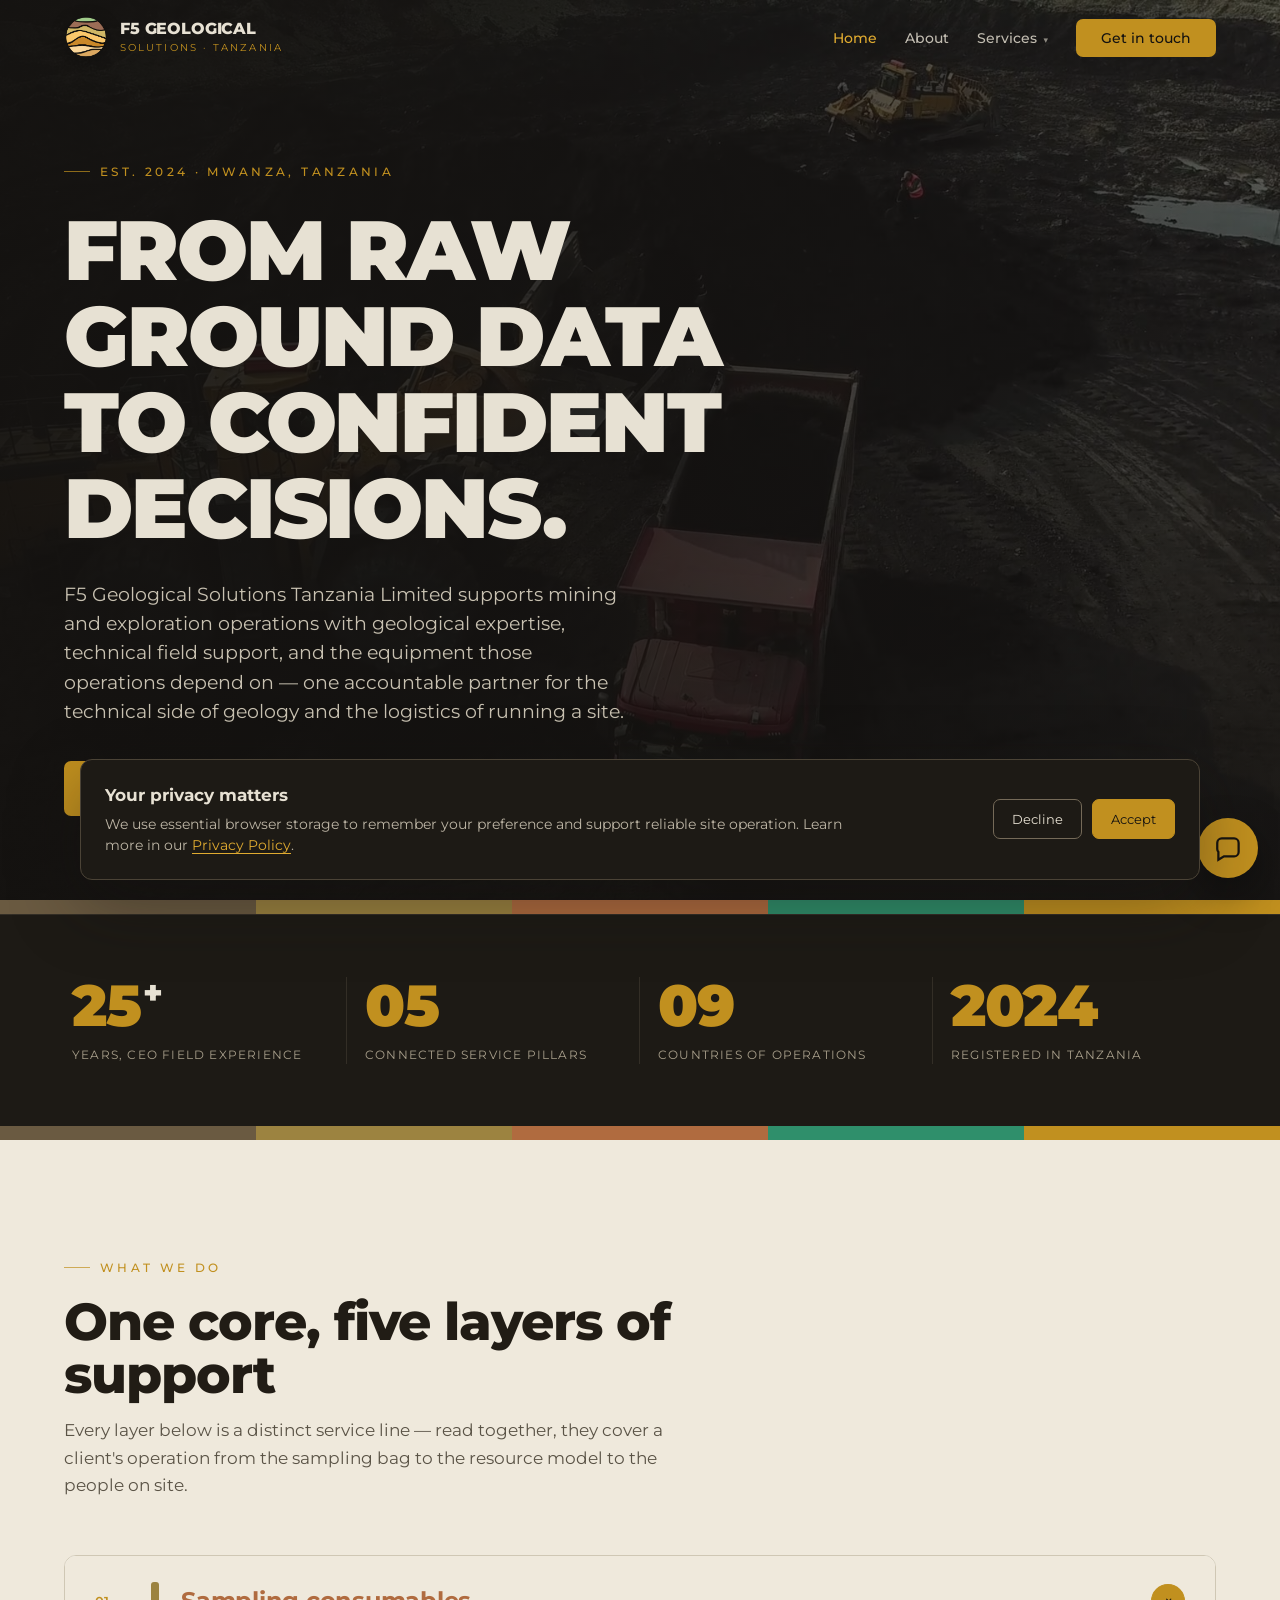
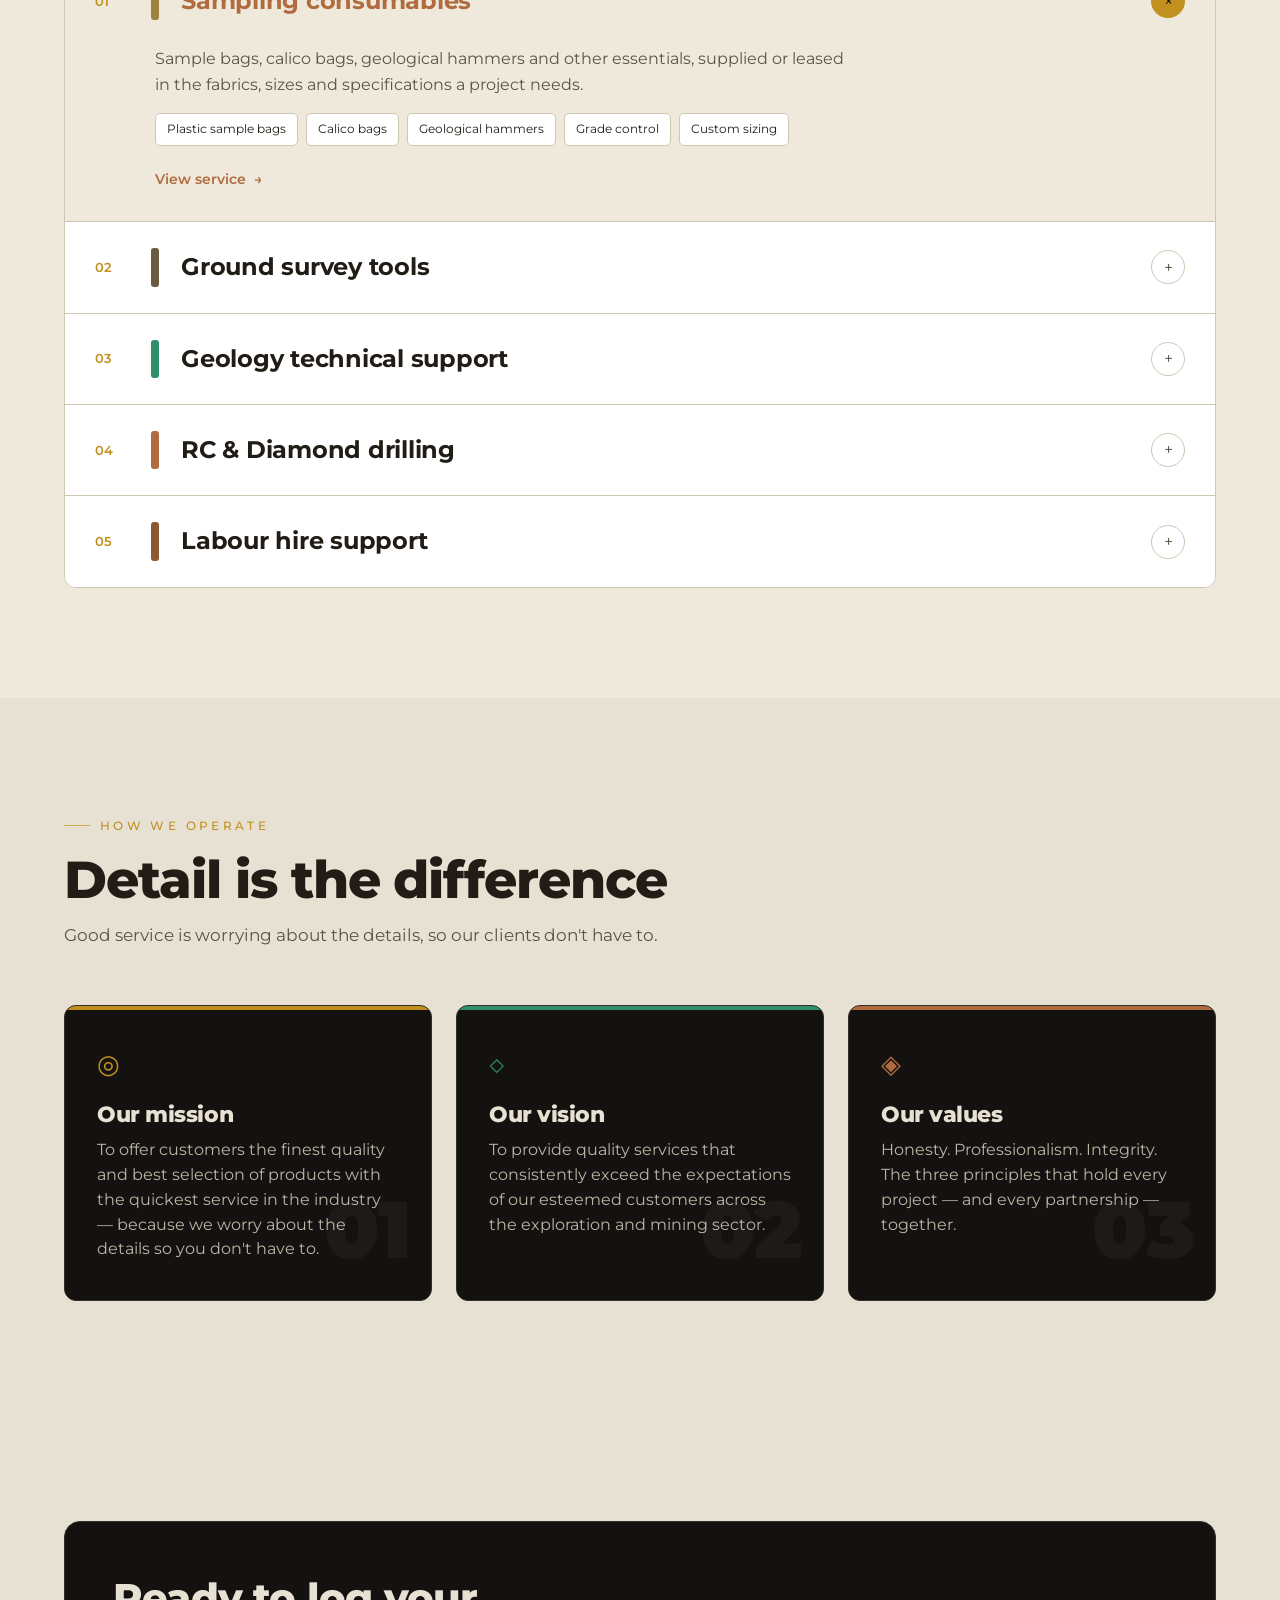
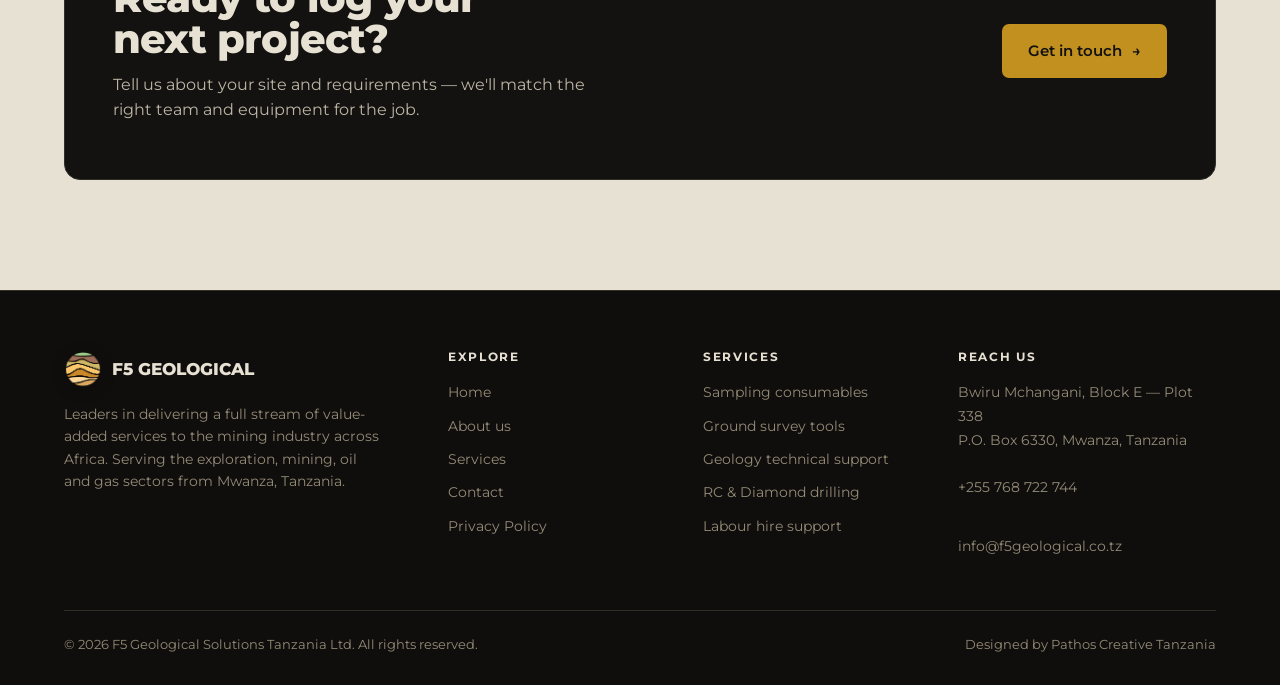
<file: index.html>
<!DOCTYPE html>
<html lang="en">
<head>
<meta charset="UTF-8">
<meta name="viewport" content="width=device-width, initial-scale=1.0">
<script>
document.documentElement.classList.add('show-preloader');
</script>
<link rel="icon" type="image/png" href="assets/f5-geological-logo.png">
<title>F5 Geological Solutions Tanzania — Full-stream mining services across Africa</title>
<meta name="description" content="F5 Geological Solutions Tanzania (F5G): drilling support, ground survey, sampling consumables, geology technical support and labour hire for the exploration and mining industry.">
<link rel="preconnect" href="https://fonts.googleapis.com"><link rel="preconnect" href="https://fonts.gstatic.com" crossorigin><link href="https://fonts.googleapis.com/css2?family=Montserrat:wght@400;500;600;700;800;900&display=swap" rel="stylesheet">
<link rel="stylesheet" href="assets/arvin-chat.css">
<style>
:root{
  --basalt:#141210; --basalt-2:#1d1a15;
  --sand:#e7e1d3; --sand-2:#efe9dc;
  --ink:#211c15; --ink-soft:#5a5346;
  --gold:#c1901f; --gold-bright:#e0ab30;
  --malachite:#2f8f6b; --copper:#b06b3f;
  --line:#cfc7b4; --line-dark:#332e26;
  --maxw:1200px; --ease:cubic-bezier(.2,.7,.2,1);
}
*{box-sizing:border-box;margin:0;padding:0}
html{scroll-behavior:smooth}
@media (prefers-reduced-motion:reduce){html{scroll-behavior:auto}.preloader-mark,.core-scan i,.core-scan::after{animation:none}.core-scan i{transform:none}}
body{font-family:"IBM Plex Sans",system-ui,sans-serif;background:var(--sand);color:var(--ink);line-height:1.6;-webkit-font-smoothing:antialiased;overflow-x:hidden}
body.menu-open{overflow:hidden}
.show-preloader body{overflow:hidden}
.preloader{position:fixed;inset:0;z-index:9999;display:none;place-items:center;background:var(--basalt);color:var(--sand);transition:opacity .55s var(--ease),visibility .55s}
.show-preloader .preloader{display:grid}
.preloader.done{opacity:0;visibility:hidden;pointer-events:none}
.preloader-inner{width:min(82vw,360px);text-align:center}
.preloader-mark{width:62px;height:62px;margin:0 auto 22px;object-fit:contain;filter:drop-shadow(0 7px 18px rgba(0,0,0,.42));animation:preMark .8s var(--ease) both}
.preloader-name{font-family:"Archivo",sans-serif;font-size:clamp(16px,4vw,21px);font-weight:800;letter-spacing:.12em}
.preloader-sub{margin-top:5px;font-family:"IBM Plex Mono",monospace;font-size:9px;letter-spacing:.3em;text-transform:uppercase;color:var(--gold)}
.core-scan{position:relative;display:flex;height:7px;margin:26px auto 13px;overflow:hidden;border-radius:99px;background:#29251f}
.core-scan i{flex:1;transform:scaleY(0);animation:preCore .45s var(--ease) forwards}
.core-scan i:nth-child(1){background:#6a5a41;animation-delay:.18s}.core-scan i:nth-child(2){background:#9c8340;animation-delay:.28s}.core-scan i:nth-child(3){background:var(--copper);animation-delay:.38s}.core-scan i:nth-child(4){background:var(--malachite);animation-delay:.48s}.core-scan i:nth-child(5){background:var(--gold);animation-delay:.58s}
.core-scan::after{content:"";position:absolute;top:-5px;bottom:-5px;width:32%;background:linear-gradient(90deg,transparent,rgba(255,255,255,.72),transparent);filter:blur(2px);animation:preScan 1.15s .28s var(--ease) both}
.preloader-status{font-family:"IBM Plex Mono",monospace;font-size:9px;letter-spacing:.24em;text-transform:uppercase;color:#8f8778}
@keyframes preMark{from{opacity:0;transform:translateY(9px) scale(.92)}to{opacity:1;transform:none}}
@keyframes preCore{to{transform:scaleY(1)}}
@keyframes preScan{from{left:-38%}to{left:105%}}
h1,h2,h3,h4{font-family:"Archivo",sans-serif;line-height:1.02;letter-spacing:-.02em}
a{color:inherit;text-decoration:none}
img{max-width:100%;display:block}
.wrap{max-width:var(--maxw);margin:0 auto;padding:0 24px}
.mono{font-family:"IBM Plex Mono",monospace;letter-spacing:.02em}
.eyebrow{font-family:"IBM Plex Mono",monospace;font-size:12px;letter-spacing:.28em;text-transform:uppercase;color:var(--gold);font-weight:500;display:inline-flex;align-items:center;gap:10px}
.eyebrow::before{content:"";width:26px;height:1px;background:var(--gold);opacity:.7}
.eyebrow.center::before{display:none}

/* ---------- NAV ---------- */
header.nav{position:fixed;top:0;left:0;right:0;z-index:100;transition:background .4s var(--ease),border-color .4s,padding .4s var(--ease);border-bottom:1px solid transparent;padding:16px 0}
header.nav.solid{background:rgba(20,18,16,.92);backdrop-filter:blur(10px);border-bottom:1px solid var(--line-dark)}
header.nav.scrolled{background:rgba(20,18,16,.95);backdrop-filter:blur(10px);border-bottom:1px solid var(--line-dark);padding:11px 0}
.nav-in{display:flex;align-items:center;justify-content:space-between;gap:24px}
.brand{display:flex;align-items:center;gap:12px;color:var(--sand)}
.brand .mark{width:44px;height:44px;object-fit:contain;flex:none;filter:drop-shadow(0 3px 8px rgba(0,0,0,.28))}
.brand b{font-family:"Archivo";font-weight:800;font-size:16px;letter-spacing:-.01em;line-height:1;display:block}
.brand .sub{display:block;font-size:9.5px;letter-spacing:.22em;color:var(--gold);font-family:"IBM Plex Mono";margin-top:3px}
nav.links{display:flex;align-items:center;gap:28px}
nav.links>a,.dd>a{color:var(--sand);font-size:14px;font-weight:500;opacity:.82;transition:opacity .2s,color .2s;padding:4px 0}
nav.links>a:hover,.dd>a:hover,nav.links>a.active,.dd>a.active{opacity:1;color:var(--gold-bright)}
.dd{position:relative;display:flex;align-items:center}
.dd>a::after{content:"▾";font-size:9px;margin-left:6px;opacity:.7}
.dd-menu{position:absolute;top:100%;left:50%;transform:translateX(-50%) translateY(8px);min-width:290px;background:var(--basalt-2);border:1px solid var(--line-dark);border-radius:10px;padding:8px;opacity:0;visibility:hidden;transition:.25s var(--ease);box-shadow:0 30px 60px -30px rgba(0,0,0,.7)}
.dd:hover .dd-menu,.dd:focus-within .dd-menu{opacity:1;visibility:visible;transform:translateX(-50%) translateY(2px)}
.dd-menu a{display:block;padding:11px 14px;border-radius:7px;font-size:13.5px;color:#cfc8b7;transition:background .2s,color .2s}
.dd-menu a:hover{background:var(--basalt);color:var(--gold-bright)}
.nav-cta{background:var(--gold)!important;color:var(--basalt)!important;padding:11px 22px!important;min-width:140px;border-radius:7px;font-weight:600;font-size:14px;line-height:1.2;white-space:nowrap;flex-shrink:0;text-align:center;opacity:1!important;transition:transform .2s var(--ease),background .2s}
.nav-cta:hover{background:var(--gold-bright)!important;transform:translateY(-2px)}
.burger{display:none;background:none;border:0;cursor:pointer;width:44px;height:44px;flex-direction:column;justify-content:center;gap:5px;align-items:flex-end}
.burger span{display:block;height:2px;width:26px;background:var(--sand);transition:.3s var(--ease)}
.burger.open span:nth-child(1){transform:translateY(7px) rotate(45deg)}
.burger.open span:nth-child(2){opacity:0}
.burger.open span:nth-child(3){transform:translateY(-7px) rotate(-45deg)}

/* ---------- BUTTONS ---------- */
.btn{display:inline-flex;align-items:center;gap:10px;padding:15px 26px;border-radius:7px;font-weight:600;font-size:15px;transition:transform .2s var(--ease),background .2s,color .2s,box-shadow .2s;cursor:pointer;border:0;font-family:inherit}
.btn-gold{background:var(--gold);color:var(--basalt)}
.btn-gold:hover{background:var(--gold-bright);transform:translateY(-3px);box-shadow:0 12px 30px -12px rgba(224,171,48,.6)}
.btn-ghost{background:transparent;color:var(--sand);border:1px solid rgba(231,225,211,.28)}
.btn-ghost:hover{border-color:var(--gold);color:var(--gold-bright);transform:translateY(-3px)}
.btn-dark{background:var(--basalt);color:var(--sand)}
.btn-dark:hover{background:var(--basalt-2);transform:translateY(-3px)}
.btn .arr{transition:transform .25s var(--ease)}
.btn:hover .arr{transform:translateX(4px)}

/* ---------- HERO (home) ---------- */
.hero{position:relative;background:var(--basalt);color:var(--sand);min-height:100vh;display:flex;align-items:center;overflow:hidden;padding:130px 0 60px}
.hero-video{position:absolute;inset:0;width:100%;height:100%;object-fit:cover;object-position:center;z-index:0}
.hero-video-overlay{position:absolute;inset:0;z-index:1;background:linear-gradient(90deg,rgba(20,18,16,.96) 0%,rgba(20,18,16,.84) 48%,rgba(20,18,16,.58) 100%),linear-gradient(0deg,rgba(20,18,16,.62),transparent 45%)}
.hero-grid{display:grid;grid-template-columns:1fr;align-items:center;width:100%}
.hero .hero-grid{position:relative;z-index:2}
.hero-content{max-width:760px}
.hero h1{font-size:clamp(42px,6.6vw,90px);font-weight:900;text-transform:uppercase;letter-spacing:-.025em}
.hero h1 .g{color:var(--gold)}
.hero h1 .stroke{color:transparent;-webkit-text-stroke:1.5px var(--sand)}
.hero p.lead{max-width:560px;margin:28px 0 34px;font-size:clamp(16px,1.7vw,19px);color:#c8c1b1;line-height:1.55}
.hero-actions{display:flex;flex-wrap:wrap;gap:14px}
.hero-text-link{display:inline-flex;align-items:center;gap:9px;padding:15px 8px;color:var(--sand);font-weight:600;transition:color .2s,transform .2s var(--ease)}
.hero-text-link:hover{color:var(--gold-bright);transform:translateX(3px)}
.hero-coord{margin-bottom:26px}
.core{position:relative;height:440px;border-radius:10px;overflow:hidden;border:1px solid var(--line-dark);box-shadow:0 40px 80px -40px rgba(0,0,0,.7);display:flex;flex-direction:column}
.core .layer{flex:1;position:relative;display:flex;align-items:center;padding-left:64px;font-family:"IBM Plex Mono";font-size:12px;letter-spacing:.04em;color:rgba(255,255,255,.85);transform:translateY(20px);opacity:0;animation:layerIn .7s var(--ease) forwards}
.core .layer .depth{position:absolute;left:0;top:0;bottom:0;width:52px;border-right:1px solid rgba(255,255,255,.14);display:flex;align-items:center;justify-content:center;font-size:10px;color:rgba(255,255,255,.55);background:rgba(0,0,0,.18)}
.core .layer:nth-child(1){background:linear-gradient(90deg,#4a3f2f,#6a5a41);animation-delay:.15s}
.core .layer:nth-child(2){background:linear-gradient(90deg,#7c6a3e,#9c8340);animation-delay:.28s}
.core .layer:nth-child(3){background:linear-gradient(90deg,#8a5a30,#b06b3f);animation-delay:.41s}
.core .layer:nth-child(4){background:linear-gradient(90deg,#2c5c48,#2f8f6b);animation-delay:.54s}
.core .layer:nth-child(5){background:linear-gradient(90deg,#3a3630,#575047);animation-delay:.67s}
.core .layer:nth-child(6){background:linear-gradient(90deg,#b58a1e,#e0ab30);color:var(--basalt);font-weight:600;animation-delay:.8s}
@keyframes layerIn{to{transform:translateY(0);opacity:1}}
.core-cap{text-align:center;margin-top:14px;font-family:"IBM Plex Mono";font-size:11px;letter-spacing:.16em;color:rgba(255,255,255,.4);text-transform:uppercase}
.hero-scroll{position:absolute;z-index:2;bottom:26px;left:50%;transform:translateX(-50%);font-family:"IBM Plex Mono";font-size:11px;letter-spacing:.2em;color:rgba(255,255,255,.4);text-transform:uppercase;display:flex;flex-direction:column;align-items:center;gap:8px}
.hero-scroll .dot{width:1px;height:34px;background:linear-gradient(var(--gold),transparent);animation:drop 1.8s infinite}
@keyframes drop{0%{transform:scaleY(0);transform-origin:top}50%{transform:scaleY(1);transform-origin:top}51%{transform-origin:bottom}100%{transform:scaleY(0);transform-origin:bottom}}

/* ---------- PAGE HERO (inner pages) ---------- */
.phero{background:var(--basalt);color:var(--sand);padding:160px 0 70px;position:relative;overflow:hidden}
.phero::after{content:"";position:absolute;left:0;right:0;bottom:0;height:14px;display:block}
.phero .bc{font-family:"IBM Plex Mono";font-size:12px;letter-spacing:.1em;color:#948b78;margin-bottom:20px}
.phero .bc a:hover{color:var(--gold)}
.phero .bc span{color:var(--gold)}
.phero h1{font-size:clamp(34px,5.4vw,68px);font-weight:900;max-width:16ch;letter-spacing:-.025em}
.phero h1 .g{color:var(--gold)}
.phero p{max-width:600px;margin-top:20px;color:#c8c1b1;font-size:clamp(15px,1.6vw,18px)}

/* ---------- STATS ---------- */
.stats{background:var(--basalt-2);color:var(--sand);border-top:1px solid var(--line-dark);padding:56px 0}
.stats-grid{display:grid;grid-template-columns:repeat(4,1fr);gap:20px}
.stat{padding:6px 8px;position:relative}
.stat:not(:last-child)::after{content:"";position:absolute;right:-10px;top:6px;bottom:6px;width:1px;background:var(--line-dark)}
.stat .num{font-family:"Archivo";font-weight:900;font-size:clamp(38px,4.6vw,58px);color:var(--gold);line-height:1;letter-spacing:-.02em}
.stat .num .plus{color:var(--sand);font-size:.55em;vertical-align:top;margin-left:2px}
.stat .lab{font-family:"IBM Plex Mono";font-size:12px;letter-spacing:.1em;text-transform:uppercase;color:#a89f8b;margin-top:10px}

/* ---------- SECTION SHELL ---------- */
.band{padding:110px 0}
.band.light{background:var(--sand)}
.band.paper{background:var(--sand-2)}
.sec-head{max-width:720px;margin-bottom:56px}
.sec-head.center{margin-left:auto;margin-right:auto;text-align:center}
.sec-head h2{font-size:clamp(30px,4.4vw,52px);font-weight:800;margin:18px 0 0;letter-spacing:-.02em}
.sec-head p{color:var(--ink-soft);font-size:17px;margin-top:16px;max-width:600px}
.sec-head.center p{margin-left:auto;margin-right:auto}
.strata{height:14px;display:flex;width:100%}
.strata i{flex:1;height:100%}
.strata i:nth-child(1){background:#6a5a41}.strata i:nth-child(2){background:#9c8340}
.strata i:nth-child(3){background:var(--copper)}.strata i:nth-child(4){background:var(--malachite)}
.strata i:nth-child(5){background:var(--gold)}

/* ---------- ABOUT ---------- */
.about-grid{display:grid;grid-template-columns:1fr 1fr;gap:60px;align-items:center}
.about-copy p{color:var(--ink-soft);margin-bottom:18px;font-size:16.5px}
.about-copy p strong{color:var(--ink);font-weight:600}
.about-tags{display:flex;flex-wrap:wrap;gap:10px;margin-top:26px}
.tag{font-family:"IBM Plex Mono";font-size:12px;padding:7px 13px;border:1px solid var(--line);border-radius:20px;color:var(--ink-soft);background:#fff}
.about-photos{position:relative;height:480px}
.about-photos figure{position:absolute;border-radius:10px;overflow:hidden;box-shadow:0 24px 50px -24px rgba(20,18,16,.5);border:4px solid #fff}
.about-photos .p1{width:66%;top:0;left:0;z-index:2}
.about-photos .p2{width:52%;bottom:0;right:0;z-index:3}
.about-photos .p3{width:44%;top:44%;left:6%;z-index:1;opacity:.96}
.about-photos figure img{width:100%;height:100%;object-fit:cover}

/* ---------- SERVICES LOG ---------- */
.log{display:grid;grid-template-columns:1fr;border:1px solid var(--line);border-radius:12px;overflow:hidden;background:#fff}
.log-ruler{background:var(--basalt);position:relative}
.log-ruler .tick{position:absolute;left:0;right:0;display:flex;justify-content:center;font-family:"IBM Plex Mono";font-size:10px;color:rgba(255,255,255,.4)}
.log-items{display:flex;flex-direction:column}
.svc{border-bottom:1px solid var(--line);position:relative;transition:background .3s var(--ease);background:#fff}
.svc:last-child{border-bottom:0}
.svc:hover,.svc.open{background:var(--sand-2)}
.svc-head{display:flex;align-items:center;gap:22px;padding:26px 30px;cursor:pointer}
.svc-idx{font-family:"IBM Plex Mono";font-size:13px;color:var(--gold);font-weight:600;width:34px;flex:none}
.svc-swatch{width:8px;align-self:stretch;border-radius:3px;flex:none;min-height:26px}
.svc-title{font-family:"Archivo";font-weight:700;font-size:clamp(18px,2.2vw,24px);flex:1;letter-spacing:-.01em;transition:color .2s}
.svc:hover .svc-title,.svc.open .svc-title{color:var(--copper)}
.svc-plus{width:34px;height:34px;border:1px solid var(--line);border-radius:50%;display:grid;place-items:center;flex:none;transition:.3s var(--ease);color:var(--ink-soft)}
.svc.open .svc-plus{background:var(--gold);border-color:var(--gold);color:var(--basalt);transform:rotate(135deg)}
.svc-body{max-height:0;overflow:hidden;transition:max-height .5s var(--ease)}
.svc-body-in{padding:0 30px 30px 90px;color:var(--ink-soft);font-size:16px;max-width:820px}
.svc-body-in .feat{display:flex;flex-wrap:wrap;gap:8px;margin:16px 0 20px}
.svc-body-in .feat span{font-family:"IBM Plex Mono";font-size:11.5px;background:#fff;border:1px solid var(--line);padding:6px 11px;border-radius:5px;color:var(--ink)}
.svc-body-in .more{display:inline-flex;align-items:center;gap:8px;font-weight:600;color:var(--copper);font-size:14px}
.svc-body-in .more:hover{color:var(--gold)}

/* ---------- SERVICE CARDS (overview grid) ---------- */
.scards{display:grid;grid-template-columns:repeat(3,1fr);gap:24px}
.scard{background:#fff;border:1px solid var(--line);border-radius:12px;padding:32px 28px;position:relative;overflow:hidden;transition:transform .3s var(--ease),box-shadow .3s;display:flex;flex-direction:column}
.scard:hover{transform:translateY(-6px);box-shadow:0 26px 50px -30px rgba(20,18,16,.4)}
.scard::before{content:"";position:absolute;top:0;left:0;right:0;height:5px;background:var(--accent)}
.scard .idx{font-family:"IBM Plex Mono";font-size:12px;color:var(--accent);font-weight:600;margin-bottom:16px}
.scard h3{font-size:21px;font-weight:700;margin-bottom:12px;letter-spacing:-.01em}
.scard p{color:var(--ink-soft);font-size:15px;flex:1}
.scard .go{margin-top:20px;display:inline-flex;align-items:center;gap:8px;font-weight:600;font-size:14px;color:var(--ink)}
.scard:hover .go{color:var(--copper)}
.scard .go .arr{transition:transform .25s var(--ease)}
.scard:hover .go .arr{transform:translateX(4px)}

/* ---------- SERVICE DETAIL ---------- */
.sd-grid{display:grid;grid-template-columns:1.05fr .95fr;gap:56px;align-items:start}
.sd-copy p{color:var(--ink-soft);font-size:16.5px;margin-bottom:18px}
.sd-copy p strong{color:var(--ink);font-weight:600}
.sd-media{position:relative}
.sd-media img{width:100%;border-radius:12px;border:4px solid #fff;box-shadow:0 30px 60px -34px rgba(20,18,16,.55)}
.sd-media .cap{font-family:"IBM Plex Mono";font-size:11px;letter-spacing:.14em;text-transform:uppercase;color:var(--ink-soft);margin-top:14px;text-align:center}
.sd-list{list-style:none;margin:24px 0 10px;display:grid;gap:12px}
.sd-list li{display:flex;gap:12px;align-items:flex-start;font-size:16px;color:var(--ink)}
.sd-list li::before{content:"▪";color:var(--gold);font-size:18px;line-height:1.3}
.sd-tags{display:flex;flex-wrap:wrap;gap:9px;margin:22px 0 30px}
.sd-tags span{font-family:"IBM Plex Mono";font-size:12px;padding:7px 13px;border:1px solid var(--line);border-radius:20px;color:var(--ink-soft);background:#fff}
.othersvc{display:flex;flex-wrap:wrap;gap:12px;margin-top:14px}
.othersvc a{font-family:"IBM Plex Mono";font-size:13px;padding:11px 16px;border:1px solid var(--line);border-radius:8px;background:#fff;color:var(--ink-soft);transition:.2s}
.othersvc a:hover{border-color:var(--gold);color:var(--ink);transform:translateY(-2px)}

/* ---------- MVV ---------- */
.mvv{display:grid;grid-template-columns:repeat(3,1fr);gap:24px}
.mvv .card{background:var(--basalt);color:var(--sand);border-radius:12px;padding:38px 32px;position:relative;overflow:hidden;transition:transform .3s var(--ease);border:1px solid var(--line-dark)}
.mvv .card:hover{transform:translateY(-6px)}
.mvv .card::before{content:"";position:absolute;top:0;left:0;right:0;height:4px;background:var(--accent)}
.mvv .card:nth-child(1){--accent:var(--gold)}.mvv .card:nth-child(2){--accent:var(--malachite)}.mvv .card:nth-child(3){--accent:var(--copper)}
.mvv .ico{font-size:26px;margin-bottom:18px;color:var(--accent)}
.mvv h3{font-size:22px;font-weight:800;margin-bottom:12px}
.mvv p{color:#bdb6a6;font-size:15.5px}
.mvv .n{position:absolute;right:20px;bottom:6px;font-family:"Archivo";font-weight:900;font-size:80px;color:rgba(255,255,255,.04)}

/* ---------- TEAM ---------- */
.team{display:grid;grid-template-columns:repeat(3,1fr);gap:26px}
.member{background:#fff;border:1px solid var(--line);border-radius:12px;overflow:hidden;transition:transform .3s var(--ease),box-shadow .3s}
.member:hover{transform:translateY(-6px);box-shadow:0 26px 50px -30px rgba(20,18,16,.45)}
.member .ph{aspect-ratio:1/1;overflow:hidden;background:var(--basalt-2)}
.member .ph img{width:100%;height:100%;object-fit:cover;transition:transform .5s var(--ease)}
.member:hover .ph img{transform:scale(1.05)}
.member .info{padding:22px 24px}
.member .role{font-family:"IBM Plex Mono";font-size:11px;letter-spacing:.16em;text-transform:uppercase;color:var(--gold)}
.member h3{font-size:20px;font-weight:700;margin:8px 0 10px}
.member p{color:var(--ink-soft);font-size:14.5px}
.member .li{display:inline-flex;align-items:center;gap:6px;margin-top:14px;font-family:"IBM Plex Mono";font-size:12px;color:var(--copper)}
.member .li:hover{color:var(--gold)}

/* ---------- CTA STRIP ---------- */
.cta-strip{background:var(--basalt);color:var(--sand);border-radius:16px;padding:56px 48px;display:flex;align-items:center;justify-content:space-between;gap:30px;flex-wrap:wrap;position:relative;overflow:hidden;border:1px solid var(--line-dark)}
.cta-strip h2{font-size:clamp(26px,3.4vw,40px);font-weight:800;max-width:16ch}
.cta-strip p{color:#bdb6a6;margin-top:12px;max-width:44ch}

/* ---------- CONTACT ---------- */
.contact{background:var(--basalt);color:var(--sand)}
.contact-grid{display:grid;grid-template-columns:.9fr 1.1fr;gap:56px}
.contact h2{font-size:clamp(30px,4.4vw,52px);font-weight:800;color:var(--sand)}
.contact .lead{color:#bdb6a6;margin:18px 0 34px;font-size:17px;max-width:420px}
.cinfo{display:flex;flex-direction:column;gap:22px}
.cinfo .row{display:flex;gap:16px;align-items:flex-start}
.cinfo .ic{width:44px;height:44px;border:1px solid var(--line-dark);border-radius:9px;display:grid;place-items:center;color:var(--gold);flex:none;font-size:18px}
.cinfo .k{font-family:"IBM Plex Mono";font-size:11px;letter-spacing:.14em;text-transform:uppercase;color:#948b78}
.cinfo .v{font-size:16px;color:var(--sand);margin-top:3px}
.cinfo .v a:hover{color:var(--gold-bright)}
form.cf{background:var(--basalt-2);border:1px solid var(--line-dark);border-radius:14px;padding:34px}
form.cf .fld{margin-bottom:18px}
form.cf label{display:block;font-family:"IBM Plex Mono";font-size:11px;letter-spacing:.12em;text-transform:uppercase;color:#948b78;margin-bottom:8px}
form.cf input,form.cf textarea{width:100%;background:var(--basalt);border:1px solid var(--line-dark);border-radius:8px;padding:13px 15px;color:var(--sand);font-family:"IBM Plex Sans";font-size:15px;transition:border-color .2s}
form.cf input:focus,form.cf textarea:focus{outline:none;border-color:var(--gold)}
form.cf textarea{resize:vertical;min-height:110px}
form.cf .btn-gold{width:100%;justify-content:center;margin-top:6px}
.cf-note{font-family:"IBM Plex Mono";font-size:12px;color:var(--malachite);margin-top:14px;min-height:18px;text-align:center}
.map-wrap{border-radius:14px;overflow:hidden;border:1px solid var(--line-dark);margin-top:44px;filter:grayscale(.3) contrast(1.05)}
.map-wrap iframe{display:block;width:100%;height:340px;border:0}

/* ---------- FOOTER ---------- */
footer{background:#100e0c;color:#948b78;padding:60px 0 30px;border-top:1px solid var(--line-dark)}
.foot-grid{display:grid;grid-template-columns:1.6fr 1fr 1fr 1.2fr;gap:40px;padding-bottom:40px;border-bottom:1px solid var(--line-dark)}
.foot-brand .fb{display:flex;align-items:center;gap:10px;margin-bottom:14px}
.foot-brand .fb .mark{width:38px;height:38px;object-fit:contain;filter:drop-shadow(0 3px 7px rgba(0,0,0,.28))}
.foot-brand b{font-family:"Archivo";font-weight:800;color:var(--sand);font-size:17px}
.foot-brand p{max-width:320px;margin-top:6px;font-size:14px;line-height:1.6}
.foot-col h4{color:var(--sand);font-size:12px;font-family:"IBM Plex Mono";letter-spacing:.14em;text-transform:uppercase;margin-bottom:18px}
.foot-col a{display:block;font-size:14px;margin-bottom:11px;transition:color .2s}
.foot-col a:hover{color:var(--gold)}
.foot-col .addr{font-size:14px;line-height:1.7}
.foot-bot{display:flex;justify-content:space-between;flex-wrap:wrap;gap:12px;padding-top:24px;font-size:12.5px;font-family:"IBM Plex Mono"}

/* ---------- REVEAL ---------- */
.reveal{opacity:0;transform:translateY(28px);transition:opacity .7s var(--ease),transform .7s var(--ease)}
.reveal.in{opacity:1;transform:none}
@media (prefers-reduced-motion:reduce){
  .reveal{opacity:1;transform:none;transition:none}
  .core .layer{animation:none;opacity:1;transform:none}
  .hero-scroll .dot{animation:none}
  .hero-video{display:none}
}

/* ---------- RESPONSIVE ---------- */
@media (max-width:960px){
  .hero-grid{grid-template-columns:1fr;gap:36px}
  .core{height:340px}
  .about-grid,.contact-grid,.sd-grid{grid-template-columns:1fr;gap:40px}
  .about-photos{height:400px;max-width:460px}
  .mvv,.team,.scards{grid-template-columns:1fr}
  .stats-grid{grid-template-columns:repeat(2,1fr);gap:34px 20px}
  .stat:nth-child(2)::after{display:none}
  .foot-grid{grid-template-columns:1fr 1fr;gap:32px}
}
@media (max-width:760px){
  header.nav,header.nav.solid,header.nav.scrolled{backdrop-filter:none;-webkit-backdrop-filter:none}
  nav.links{position:fixed;top:0;right:0;bottom:auto;left:auto;width:min(82vw,340px);height:100vh;height:100dvh;min-height:100vh;background:var(--basalt);flex-direction:column;justify-content:flex-start;align-items:flex-start;gap:6px;padding:96px 32px 40px;transform:translateX(100%);transition:transform .4s var(--ease);border-left:1px solid var(--line-dark);overflow-x:hidden;overflow-y:auto;overscroll-behavior:contain;z-index:105}
  nav.links.open{transform:none;box-shadow:-30px 0 60px -20px rgba(0,0,0,.6)}
  nav.links>a,.dd>a{font-size:18px;padding:10px 0}
  .dd{flex-direction:column;align-items:flex-start;width:100%}
  .dd-menu{position:static;transform:none;opacity:1;visibility:visible;min-width:0;width:100%;background:transparent;border:0;box-shadow:none;padding:0 0 6px 14px}
  .dd-menu a{padding:8px 0;font-size:14px}
  .dd>a::after{display:none}
  .nav-cta{margin-top:10px}
  .burger{display:flex;z-index:110;position:relative}
  .band{padding:80px 0}
  .svc-head{gap:14px;padding:22px 18px}
  .svc-title{font-size:19px;line-height:1.35}
  .svc.open .svc-body{max-height:none!important;overflow:visible}
  .svc.open .svc-body-in{display:block;visibility:visible;opacity:1;width:100%;max-width:none;color:var(--ink-soft);padding:10px 20px 28px;font-size:15px;line-height:1.65;white-space:normal;word-break:normal;overflow-wrap:break-word}
  .svc-body-in .feat{margin:18px 0;gap:7px}
  .svc-body-in .feat span{font-size:10.5px}
  .log{display:block}.log-ruler{display:none}.log-items,.svc,.svc-body{width:100%;min-width:0}
  .cta-strip{padding:40px 30px}
  .foot-grid{grid-template-columns:1fr}
}

/* Unified site typography */
body,body *,button,input,select,textarea{font-family:"Montserrat",system-ui,sans-serif!important}
</style>
<link rel="stylesheet" href="assets/privacy-consent.css">
</head>
<body>
<div class="preloader" id="preloader" role="status" aria-label="Loading F5 Geological">
  <div class="preloader-inner">
    <img class="preloader-mark" src="assets/f5-geological-logo.png" alt="">
    <div class="preloader-name">F5 GEOLOGICAL</div>
    <div class="preloader-sub">Solutions Tanzania</div>
    <div class="core-scan" aria-hidden="true"><i></i><i></i><i></i><i></i><i></i></div>
    <div class="preloader-status">Reading the ground</div>
  </div>
</div>
<header class="nav" id="nav">
  <div class="wrap nav-in">
    <a class="brand" href="index.html" aria-label="F5 Geological home">
      <img class="mark" src="assets/f5-geological-logo.png" alt="" width="44" height="44">
      <span><b>F5 GEOLOGICAL</b><span class="sub">SOLUTIONS · TANZANIA</span></span>
    </a>
    <nav class="links" id="links">
      <a href="index.html" class="active">Home</a>
      <a href="about.html">About</a>
      <span class="dd">
        <a href="services.html">Services</a>
        <span class="dd-menu">
          <a href="sampling-consumables.html">Sampling consumables</a>
          <a href="ground-survey.html">Ground survey tools</a>
          <a href="geology-support.html">Geology technical support</a>
          <a href="drilling.html">RC &amp; Diamond drilling</a>
          <a href="labour-hire.html">Labour hire support</a>
        </span>
      </span>
      <a href="contact.html" class="nav-cta">Get in touch</a>
    </nav>
    <button class="burger" id="burger" aria-label="Menu" aria-expanded="false"><span></span><span></span><span></span></button>
  </div>
</header>
<section class="hero" id="top">
  <video class="hero-video" autoplay muted loop playsinline preload="metadata" poster="assets/f5-hero-poster.jpg" aria-hidden="true" tabindex="-1">
    <source src="assets/f5-hero-video.mp4" type="video/mp4">
  </video>
  <div class="hero-video-overlay" aria-hidden="true"></div>
  <div class="wrap hero-grid">
    <div class="hero-content">
      <div class="eyebrow hero-coord">Est. 2024 · Mwanza, Tanzania</div>
      <h1>From raw ground data to confident decisions.</h1>
      <p class="lead">F5 Geological Solutions Tanzania Limited supports mining and exploration operations with geological expertise, technical field support, and the equipment those operations depend on — one accountable partner for the technical side of geology and the logistics of running a site.</p>
      <div class="hero-actions">
        <a href="services.html" class="btn btn-gold">Explore Our Services <span class="arr">→</span></a>
        <a href="contact.html" class="hero-text-link">Talk to F5G <span>→</span></a>
      </div>
    </div>
  </div>
  <div class="hero-scroll"><span>Scroll</span><span class="dot"></span></div>
</section>
<div class="strata"><i></i><i></i><i></i><i></i><i></i></div>

<section class="stats">
  <div class="wrap stats-grid">
    <div class="stat"><div class="num" data-count="25">0<span class="plus">+</span></div><div class="lab">Years, CEO field experience</div></div>
    <div class="stat"><div class="num">05</div><div class="lab">Connected service pillars</div></div>
    <div class="stat"><div class="num">09</div><div class="lab">Countries of operations</div></div>
    <div class="stat"><div class="num">2024</div><div class="lab">Registered in Tanzania</div></div>
  </div>
</section>
<section class="band light" id="about" hidden>
  <div class="wrap about-grid">
    <div class="about-copy reveal">
      <div class="eyebrow">Who we are</div>
      <h2 style="font-size:clamp(30px,4.4vw,52px);font-weight:800;margin:18px 0 22px">Tanzania's full-service exploration partner, known as F5G.</h2>
      <p>F5 Geological is a multidisciplinary strategic service provider dedicated to the exploration and mining industries. Our integrated portfolio spans <strong>drilling services, ground exploration surveys, equipment supply and mining ventures</strong>.</p>
      <p>Our team collectively holds <strong>over 20 years</strong> of local and international experience, supporting small to large-scale mining companies, government bodies, engineering firms and individual prospectors.</p>
      <div class="about-tags">
        <span class="tag">Exploration</span><span class="tag">Drilling</span><span class="tag">Ground survey</span><span class="tag">Equipment supply</span><span class="tag">Mining ventures</span>
      </div>
      <div style="margin-top:30px"><a href="about.html" class="btn btn-dark">More about us <span class="arr">→</span></a></div>
    </div>
    <div class="about-photos reveal">
      <figure class="p1"><img src="assets/open-pit-mining-realistic.png" alt="Heavy mining equipment operating in an open-pit mine" loading="lazy"></figure>
      <figure class="p3"><img src="assets/open-pit-dragline.png" alt="Dragline excavator loading a haul truck in an open-pit mine" loading="lazy"></figure>
      <figure class="p2"><img src="assets/underground-mining.png" alt="Underground mining equipment and field personnel" loading="lazy"></figure>
    </div>
  </div>
</section>
<div class="strata"><i></i><i></i><i></i><i></i><i></i></div>
<section class="band paper" id="services">
  <div class="wrap">
    <div class="sec-head reveal">
      <div class="eyebrow">What we do</div>
      <h2>One core, five layers of support</h2>
      <p>Every layer below is a distinct service line — read together, they cover a client's operation from the sampling bag to the resource model to the people on site.</p>
    </div>
    <div class="log reveal">
      <div class="log-items" id="log">
      <div class="svc">
        <div class="svc-head">
          <span class="svc-idx">01</span>
          <span class="svc-swatch" style="background:#9c8340"></span>
          <span class="svc-title">Sampling consumables</span>
          <span class="svc-plus">+</span>
        </div>
        <div class="svc-body"><div class="svc-body-in">Sample bags, calico bags, geological hammers and other essentials, supplied or leased in the fabrics, sizes and specifications a project needs.
          <div class="feat"><span>Plastic sample bags</span><span>Calico bags</span><span>Geological hammers</span><span>Grade control</span><span>Custom sizing</span></div>
          <a class="more" href="sampling-consumables.html">View service <span class="arr">→</span></a>
        </div></div>
      </div>
      <div class="svc">
        <div class="svc-head">
          <span class="svc-idx">02</span>
          <span class="svc-swatch" style="background:#6a5a41"></span>
          <span class="svc-title">Ground survey tools</span>
          <span class="svc-plus">+</span>
        </div>
        <div class="svc-body"><div class="svc-body-in">Wooden pegs, spray paints, flagging tapes, tripods and levels that keep survey operations organised, visible and accurate.
          <div class="feat"><span>High-visibility marking</span><span>Site demarcation</span><span>Field precision</span></div>
          <a class="more" href="ground-survey.html">View service <span class="arr">→</span></a>
        </div></div>
      </div>
      <div class="svc">
        <div class="svc-head">
          <span class="svc-idx">03</span>
          <span class="svc-swatch" style="background:#2f8f6b"></span>
          <span class="svc-title">Geology technical support</span>
          <span class="svc-plus">+</span>
        </div>
        <div class="svc-body"><div class="svc-body-in">Data validation, interpretation, wireframing and resource estimation — turning raw geological data into numbers a client can plan on.
          <div class="feat"><span>Informed decisions</span><span>Operational optimisation</span><span>Resource management</span></div>
          <a class="more" href="geology-support.html">View service <span class="arr">→</span></a>
        </div></div>
      </div>
      <div class="svc">
        <div class="svc-head">
          <span class="svc-idx">04</span>
          <span class="svc-swatch" style="background:#b06b3f"></span>
          <span class="svc-title">RC &amp; Diamond drilling</span>
          <span class="svc-plus">+</span>
        </div>
        <div class="svc-body"><div class="svc-body-in">Geological logging, operational guidance and hands-on problem-solving that protect sample integrity and keep a drilling programme moving.
          <div class="feat"><span>RC drilling</span><span>Diamond drilling</span><span>Technical oversight</span><span>Programme efficiency</span></div>
          <a class="more" href="drilling.html">View service <span class="arr">→</span></a>
        </div></div>
      </div>
      <div class="svc">
        <div class="svc-head">
          <span class="svc-idx">05</span>
          <span class="svc-swatch" style="background:#8a5a30"></span>
          <span class="svc-title">Labour hire support</span>
          <span class="svc-plus">+</span>
        </div>
        <div class="svc-body"><div class="svc-body-in">Field technicians, drilling support staff, geological assistants and project supervisors who can step in and deliver from day one.
          <div class="feat"><span>Skilled personnel</span><span>Flexible scaling</span><span>Reliable crews</span></div>
          <a class="more" href="labour-hire.html">View service <span class="arr">→</span></a>
        </div></div>
      </div>
      </div>
    </div>
  </div>
</section>
<section class="band light" id="values">
  <div class="wrap">
    <div class="sec-head reveal"><div class="eyebrow">How we operate</div><h2>Detail is the difference</h2><p>Good service is worrying about the details, so our clients don't have to.</p></div>
    <div class="mvv reveal">
      <div class="card"><div class="ico">◎</div><h3>Our mission</h3><p>To offer customers the finest quality and best selection of products with the quickest service in the industry — because we worry about the details so you don't have to.</p><span class="n">01</span></div>
      <div class="card"><div class="ico">◇</div><h3>Our vision</h3><p>To provide quality services that consistently exceed the expectations of our esteemed customers across the exploration and mining sector.</p><span class="n">02</span></div>
      <div class="card"><div class="ico">◈</div><h3>Our values</h3><p>Honesty. Professionalism. Integrity. The three principles that hold every project — and every partnership — together.</p><span class="n">03</span></div>
    </div>
  </div>
</section>

<section class="band light">
  <div class="wrap">
    <div class="cta-strip reveal">
      <div>
        <h2>Ready to log your next project?</h2>
        <p>Tell us about your site and requirements — we'll match the right team and equipment for the job.</p>
      </div>
      <a href="contact.html" class="btn btn-gold">Get in touch <span class="arr">→</span></a>
    </div>
  </div>
</section>

<footer>
  <div class="wrap">
    <div class="foot-grid">
      <div class="foot-brand">
        <div class="fb"><img class="mark" src="assets/f5-geological-logo.png" alt="" width="38" height="38"><b>F5 GEOLOGICAL</b></div>
        <p>Leaders in delivering a full stream of value-added services to the mining industry across Africa. Serving the exploration, mining, oil and gas sectors from Mwanza, Tanzania.</p>
      </div>
      <div class="foot-col">
        <h4>Explore</h4>
        <a href="index.html">Home</a>
        <a href="about.html">About us</a>
        <a href="services.html">Services</a>

        <a href="contact.html">Contact</a>
        <a href="privacy-policy.html">Privacy Policy</a>
      </div>
      <div class="foot-col">
        <h4>Services</h4>
        <a href="sampling-consumables.html">Sampling consumables</a>
        <a href="ground-survey.html">Ground survey tools</a>
        <a href="geology-support.html">Geology technical support</a>
        <a href="drilling.html">RC &amp; Diamond drilling</a>
        <a href="labour-hire.html">Labour hire support</a>
      </div>
      <div class="foot-col">
        <h4>Reach us</h4>
        <p class="addr">Bwiru Mchangani, Block E — Plot 338<br>P.O. Box 6330, Mwanza, Tanzania<br><br><a href="tel:+255768722744">+255 768 722 744</a><br><a href="mailto:info@f5geological.co.tz">info@f5geological.co.tz</a></p>
      </div>
    </div>
    <div class="foot-bot">
      <span>© 2026 F5 Geological Solutions Tanzania Ltd. All rights reserved.</span>
      <span>Designed by Pathos Creative Tanzania</span>
    </div>
  </div>
</footer>
<script>
/* ---- page-load preloader ---- */
(function(){
  const root=document.documentElement,loader=document.getElementById('preloader');
  if(!root.classList.contains('show-preloader')||!loader){if(loader)loader.remove();return;}
  const started=performance.now();let dismissed=false;
  const dismiss=()=>{if(dismissed)return;dismissed=true;setTimeout(()=>{
    loader.classList.add('done');root.classList.remove('show-preloader');
    setTimeout(()=>loader.remove(),600);
  },Math.max(0,1250-(performance.now()-started)))};
  if(document.readyState==='complete')dismiss();else addEventListener('load',dismiss,{once:true});
  setTimeout(dismiss,3000);
})();
/* ---- nav scroll state ---- */
const nav=document.getElementById('nav');
if(nav){
  const solid=nav.classList.contains('solid');
  addEventListener('scroll',()=>nav.classList.toggle('scrolled',scrollY>40),{passive:true});
}
/* ---- mobile menu ---- */
const burger=document.getElementById('burger'),links=document.getElementById('links');
if(burger&&links){
  burger.addEventListener('click',()=>{const o=links.classList.toggle('open');burger.classList.toggle('open',o);burger.setAttribute('aria-expanded',o);document.body.classList.toggle('menu-open',o);});
  links.querySelectorAll('a').forEach(a=>a.addEventListener('click',()=>{
    if(a.parentElement.classList.contains('dd'))return; /* let dropdown parent stay */
    links.classList.remove('open');burger.classList.remove('open');burger.setAttribute('aria-expanded',false);document.body.classList.remove('menu-open');
  }));
}
/* ---- reveal on scroll ---- */
const ro=new IntersectionObserver((es)=>es.forEach(e=>{if(e.isIntersecting){e.target.classList.add('in');ro.unobserve(e.target);}}),{threshold:.15});
document.querySelectorAll('.reveal').forEach(el=>ro.observe(el));
/* ---- count-up stats ---- */
const seen=new WeakSet();
const so=new IntersectionObserver((es)=>es.forEach(e=>{
  if(e.isIntersecting&&!seen.has(e.target)){
    seen.add(e.target);
    const el=e.target,target=+el.dataset.count;let n=0;const step=Math.max(1,Math.ceil(target/45));
    const plus=el.querySelector('.plus')?el.querySelector('.plus').outerHTML:'';
    const t=setInterval(()=>{n+=step;if(n>=target){n=target;clearInterval(t);}el.innerHTML=n+plus;},26);
  }
}),{threshold:.6});
document.querySelectorAll('.num[data-count]').forEach(el=>so.observe(el));
/* ---- services accordion (home + services page) ---- */
document.querySelectorAll('.svc .svc-head').forEach(h=>{
  h.addEventListener('click',()=>{
    const el=h.parentElement,open=el.classList.contains('open');
    document.querySelectorAll('.svc').forEach(o=>{o.classList.remove('open');const b=o.querySelector('.svc-body');if(b)b.style.maxHeight=null;});
    if(!open){el.classList.add('open');const b=el.querySelector('.svc-body');b.style.maxHeight=b.scrollHeight+'px';}
  });
});
/* open first item by default if a log exists */
(function(){const f=document.querySelector('.svc');if(f){f.classList.add('open');const b=f.querySelector('.svc-body');if(b)requestAnimationFrame(()=>b.style.maxHeight=b.scrollHeight+'px');}})();
/* ruler ticks */
const ruler=document.getElementById('ruler');
if(ruler){for(let i=0;i<=6;i++){const t=document.createElement('div');t.className='tick';t.style.top=(i/6*100)+'%';t.textContent=(i*40)+'m';ruler.appendChild(t);}}
/* ---- contact form (front-end only) ---- */
const cf=document.getElementById('cf');
if(cf){
  cf.addEventListener('submit',ev=>{
    ev.preventDefault();
    const f=ev.target,note=document.getElementById('cfnote');
    if(!f.n.value||!f.e.value||!f.m.value){note.style.color='var(--copper)';note.textContent='Please complete name, email and message.';return;}
    const body=encodeURIComponent(`Name: ${f.n.value}\nEmail: ${f.e.value}\nService: ${f.s?f.s.value:''}\n\n${f.m.value}`);
    note.style.color='var(--malachite)';note.textContent='Opening your email app…';
    window.location.href=`mailto:info@f5geological.co.tz?subject=${encodeURIComponent('Enquiry from '+f.n.value)}&body=${body}`;
  });
}

</script>
<script src="assets/arvin-chat.js" defer></script>
<script src="assets/privacy-consent.js" defer></script>
</body>
</html>
</file>
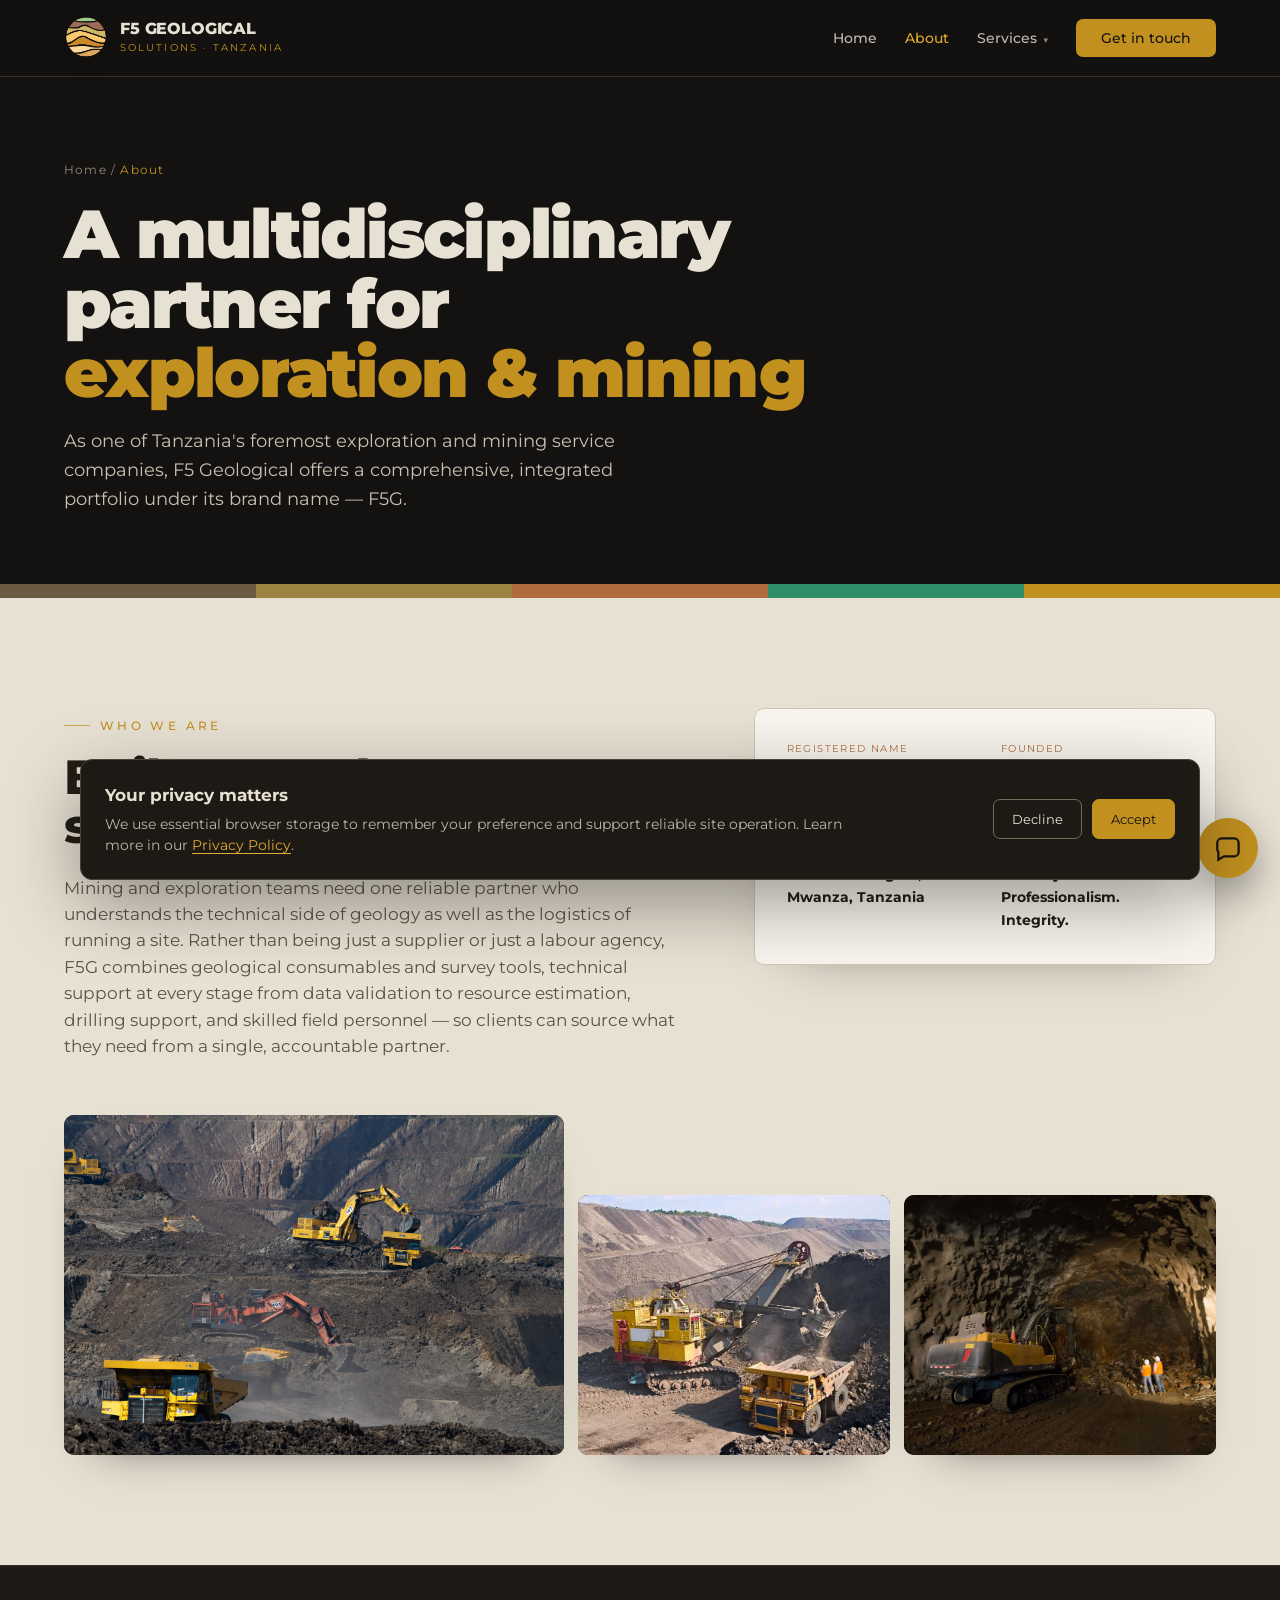
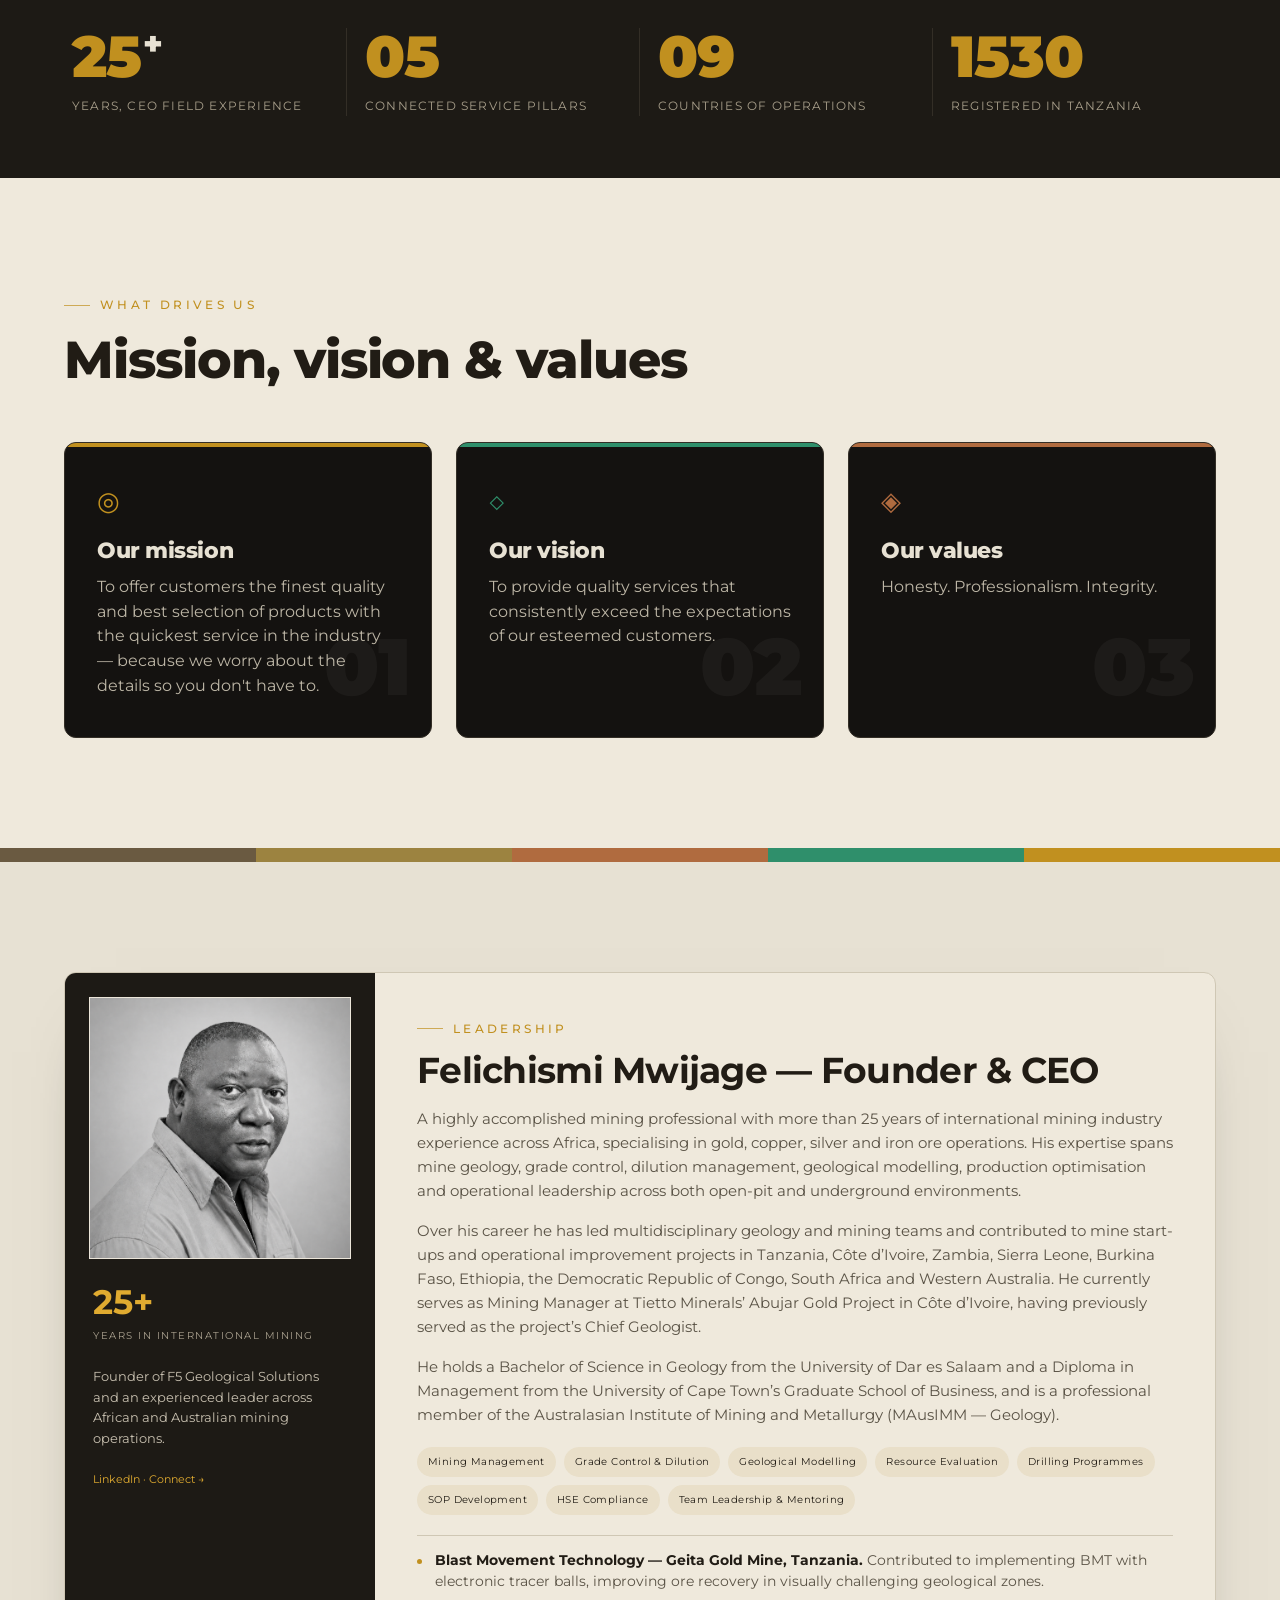
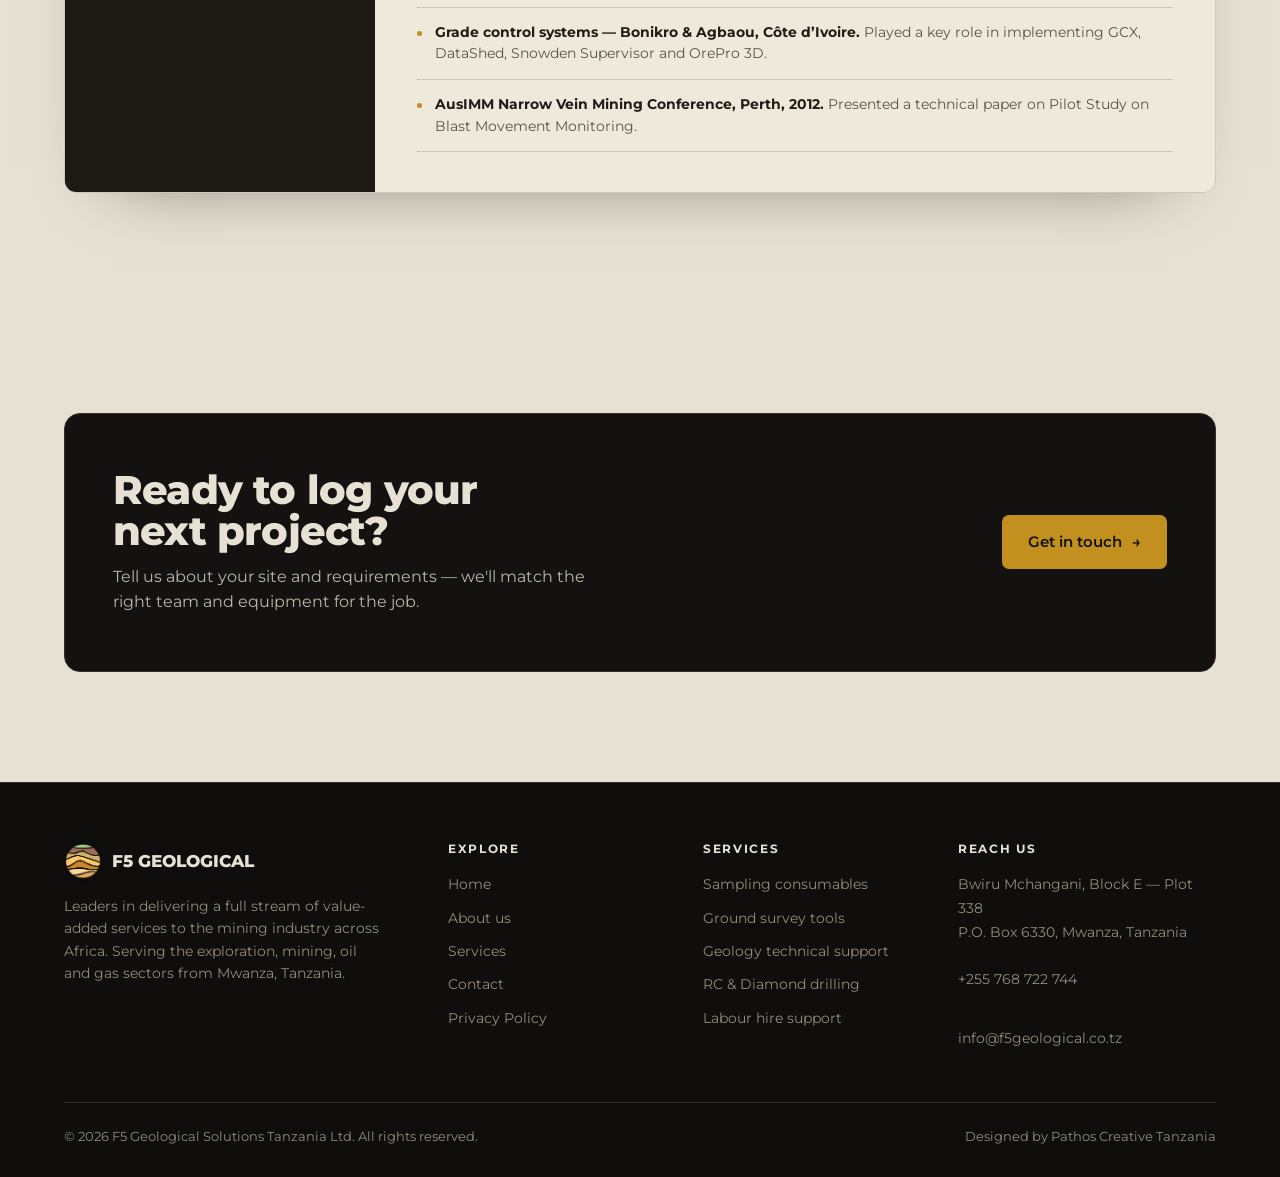
<file: about.html>
<!DOCTYPE html>
<html lang="en">
<head>
<meta charset="UTF-8">
<meta name="viewport" content="width=device-width, initial-scale=1.0">
<link rel="icon" type="image/png" href="assets/f5-geological-logo.png">
<title>About — F5 Geological Solutions Tanzania</title>
<meta name="description" content="F5 Geological (F5G) is a multidisciplinary exploration and mining service provider in Tanzania with over 20 years of combined experience.">
<link rel="preconnect" href="https://fonts.googleapis.com"><link rel="preconnect" href="https://fonts.gstatic.com" crossorigin><link href="https://fonts.googleapis.com/css2?family=Montserrat:wght@400;500;600;700;800;900&display=swap" rel="stylesheet">
<link rel="stylesheet" href="assets/arvin-chat.css">
<style>
:root{
  --basalt:#141210; --basalt-2:#1d1a15;
  --sand:#e7e1d3; --sand-2:#efe9dc;
  --ink:#211c15; --ink-soft:#5a5346;
  --gold:#c1901f; --gold-bright:#e0ab30;
  --malachite:#2f8f6b; --copper:#b06b3f;
  --line:#cfc7b4; --line-dark:#332e26;
  --maxw:1200px; --ease:cubic-bezier(.2,.7,.2,1);
}
*{box-sizing:border-box;margin:0;padding:0}
html{scroll-behavior:smooth}
@media (prefers-reduced-motion:reduce){html{scroll-behavior:auto}}
body{font-family:"IBM Plex Sans",system-ui,sans-serif;background:var(--sand);color:var(--ink);line-height:1.6;-webkit-font-smoothing:antialiased;overflow-x:hidden}
body.menu-open{overflow:hidden}
h1,h2,h3,h4{font-family:"Archivo",sans-serif;line-height:1.02;letter-spacing:-.02em}
a{color:inherit;text-decoration:none}
img{max-width:100%;display:block}
.wrap{max-width:var(--maxw);margin:0 auto;padding:0 24px}
.mono{font-family:"IBM Plex Mono",monospace;letter-spacing:.02em}
.eyebrow{font-family:"IBM Plex Mono",monospace;font-size:12px;letter-spacing:.28em;text-transform:uppercase;color:var(--gold);font-weight:500;display:inline-flex;align-items:center;gap:10px}
.eyebrow::before{content:"";width:26px;height:1px;background:var(--gold);opacity:.7}
.eyebrow.center::before{display:none}

/* ---------- NAV ---------- */
header.nav{position:fixed;top:0;left:0;right:0;z-index:100;transition:background .4s var(--ease),border-color .4s,padding .4s var(--ease);border-bottom:1px solid transparent;padding:16px 0}
header.nav.solid{background:rgba(20,18,16,.92);backdrop-filter:blur(10px);border-bottom:1px solid var(--line-dark)}
header.nav.scrolled{background:rgba(20,18,16,.95);backdrop-filter:blur(10px);border-bottom:1px solid var(--line-dark);padding:11px 0}
.nav-in{display:flex;align-items:center;justify-content:space-between;gap:24px}
.brand{display:flex;align-items:center;gap:12px;color:var(--sand)}
.brand .mark{width:44px;height:44px;object-fit:contain;flex:none;filter:drop-shadow(0 3px 8px rgba(0,0,0,.28))}
.brand b{font-family:"Archivo";font-weight:800;font-size:16px;letter-spacing:-.01em;line-height:1;display:block}
.brand .sub{display:block;font-size:9.5px;letter-spacing:.22em;color:var(--gold);font-family:"IBM Plex Mono";margin-top:3px}
nav.links{display:flex;align-items:center;gap:28px}
nav.links>a,.dd>a{color:var(--sand);font-size:14px;font-weight:500;opacity:.82;transition:opacity .2s,color .2s;padding:4px 0}
nav.links>a:hover,.dd>a:hover,nav.links>a.active,.dd>a.active{opacity:1;color:var(--gold-bright)}
.dd{position:relative;display:flex;align-items:center}
.dd>a::after{content:"▾";font-size:9px;margin-left:6px;opacity:.7}
.dd-menu{position:absolute;top:100%;left:50%;transform:translateX(-50%) translateY(8px);min-width:290px;background:var(--basalt-2);border:1px solid var(--line-dark);border-radius:10px;padding:8px;opacity:0;visibility:hidden;transition:.25s var(--ease);box-shadow:0 30px 60px -30px rgba(0,0,0,.7)}
.dd:hover .dd-menu,.dd:focus-within .dd-menu{opacity:1;visibility:visible;transform:translateX(-50%) translateY(2px)}
.dd-menu a{display:block;padding:11px 14px;border-radius:7px;font-size:13.5px;color:#cfc8b7;transition:background .2s,color .2s}
.dd-menu a:hover{background:var(--basalt);color:var(--gold-bright)}
.nav-cta{background:var(--gold)!important;color:var(--basalt)!important;padding:11px 22px!important;min-width:140px;border-radius:7px;font-weight:600;font-size:14px;line-height:1.2;white-space:nowrap;flex-shrink:0;text-align:center;opacity:1!important;transition:transform .2s var(--ease),background .2s}
.nav-cta:hover{background:var(--gold-bright)!important;transform:translateY(-2px)}
.burger{display:none;background:none;border:0;cursor:pointer;width:44px;height:44px;flex-direction:column;justify-content:center;gap:5px;align-items:flex-end}
.burger span{display:block;height:2px;width:26px;background:var(--sand);transition:.3s var(--ease)}
.burger.open span:nth-child(1){transform:translateY(7px) rotate(45deg)}
.burger.open span:nth-child(2){opacity:0}
.burger.open span:nth-child(3){transform:translateY(-7px) rotate(-45deg)}

/* ---------- BUTTONS ---------- */
.btn{display:inline-flex;align-items:center;gap:10px;padding:15px 26px;border-radius:7px;font-weight:600;font-size:15px;transition:transform .2s var(--ease),background .2s,color .2s,box-shadow .2s;cursor:pointer;border:0;font-family:inherit}
.btn-gold{background:var(--gold);color:var(--basalt)}
.btn-gold:hover{background:var(--gold-bright);transform:translateY(-3px);box-shadow:0 12px 30px -12px rgba(224,171,48,.6)}
.btn-ghost{background:transparent;color:var(--sand);border:1px solid rgba(231,225,211,.28)}
.btn-ghost:hover{border-color:var(--gold);color:var(--gold-bright);transform:translateY(-3px)}
.btn-dark{background:var(--basalt);color:var(--sand)}
.btn-dark:hover{background:var(--basalt-2);transform:translateY(-3px)}
.btn .arr{transition:transform .25s var(--ease)}
.btn:hover .arr{transform:translateX(4px)}

/* ---------- HERO (home) ---------- */
.hero{position:relative;background:var(--basalt);color:var(--sand);min-height:100vh;display:flex;align-items:center;overflow:hidden;padding:130px 0 60px}
.hero-grid{display:grid;grid-template-columns:1.35fr .65fr;gap:40px;align-items:center;width:100%}
.hero h1{font-size:clamp(42px,6.6vw,90px);font-weight:900;text-transform:uppercase;letter-spacing:-.025em}
.hero h1 .g{color:var(--gold)}
.hero h1 .stroke{color:transparent;-webkit-text-stroke:1.5px var(--sand)}
.hero p.lead{max-width:560px;margin:28px 0 34px;font-size:clamp(16px,1.7vw,19px);color:#c8c1b1;line-height:1.55}
.hero-actions{display:flex;flex-wrap:wrap;gap:14px}
.hero-coord{margin-bottom:26px}
.core{position:relative;height:440px;border-radius:10px;overflow:hidden;border:1px solid var(--line-dark);box-shadow:0 40px 80px -40px rgba(0,0,0,.7);display:flex;flex-direction:column}
.core .layer{flex:1;position:relative;display:flex;align-items:center;padding-left:64px;font-family:"IBM Plex Mono";font-size:12px;letter-spacing:.04em;color:rgba(255,255,255,.85);transform:translateY(20px);opacity:0;animation:layerIn .7s var(--ease) forwards}
.core .layer .depth{position:absolute;left:0;top:0;bottom:0;width:52px;border-right:1px solid rgba(255,255,255,.14);display:flex;align-items:center;justify-content:center;font-size:10px;color:rgba(255,255,255,.55);background:rgba(0,0,0,.18)}
.core .layer:nth-child(1){background:linear-gradient(90deg,#4a3f2f,#6a5a41);animation-delay:.15s}
.core .layer:nth-child(2){background:linear-gradient(90deg,#7c6a3e,#9c8340);animation-delay:.28s}
.core .layer:nth-child(3){background:linear-gradient(90deg,#8a5a30,#b06b3f);animation-delay:.41s}
.core .layer:nth-child(4){background:linear-gradient(90deg,#2c5c48,#2f8f6b);animation-delay:.54s}
.core .layer:nth-child(5){background:linear-gradient(90deg,#3a3630,#575047);animation-delay:.67s}
.core .layer:nth-child(6){background:linear-gradient(90deg,#b58a1e,#e0ab30);color:var(--basalt);font-weight:600;animation-delay:.8s}
@keyframes layerIn{to{transform:translateY(0);opacity:1}}
.core-cap{text-align:center;margin-top:14px;font-family:"IBM Plex Mono";font-size:11px;letter-spacing:.16em;color:rgba(255,255,255,.4);text-transform:uppercase}
.hero-scroll{position:absolute;bottom:26px;left:50%;transform:translateX(-50%);font-family:"IBM Plex Mono";font-size:11px;letter-spacing:.2em;color:rgba(255,255,255,.4);text-transform:uppercase;display:flex;flex-direction:column;align-items:center;gap:8px}
.hero-scroll .dot{width:1px;height:34px;background:linear-gradient(var(--gold),transparent);animation:drop 1.8s infinite}
@keyframes drop{0%{transform:scaleY(0);transform-origin:top}50%{transform:scaleY(1);transform-origin:top}51%{transform-origin:bottom}100%{transform:scaleY(0);transform-origin:bottom}}

/* ---------- PAGE HERO (inner pages) ---------- */
.phero{background:var(--basalt);color:var(--sand);padding:160px 0 70px;position:relative;overflow:hidden}
.phero::after{content:"";position:absolute;left:0;right:0;bottom:0;height:14px;display:block}
.phero .bc{font-family:"IBM Plex Mono";font-size:12px;letter-spacing:.1em;color:#948b78;margin-bottom:20px}
.phero .bc a:hover{color:var(--gold)}
.phero .bc span{color:var(--gold)}
.phero h1{font-size:clamp(34px,5.4vw,68px);font-weight:900;max-width:16ch;letter-spacing:-.025em}
.phero h1 .g{color:var(--gold)}
.phero p{max-width:600px;margin-top:20px;color:#c8c1b1;font-size:clamp(15px,1.6vw,18px)}

/* ---------- STATS ---------- */
.stats{background:var(--basalt-2);color:var(--sand);border-top:1px solid var(--line-dark);padding:56px 0}
.stats-grid{display:grid;grid-template-columns:repeat(4,1fr);gap:20px}
.stat{padding:6px 8px;position:relative}
.stat:not(:last-child)::after{content:"";position:absolute;right:-10px;top:6px;bottom:6px;width:1px;background:var(--line-dark)}
.stat .num{font-family:"Archivo";font-weight:900;font-size:clamp(38px,4.6vw,58px);color:var(--gold);line-height:1;letter-spacing:-.02em}
.stat .num .plus{color:var(--sand);font-size:.55em;vertical-align:top;margin-left:2px}
.stat .lab{font-family:"IBM Plex Mono";font-size:12px;letter-spacing:.1em;text-transform:uppercase;color:#a89f8b;margin-top:10px}

/* ---------- SECTION SHELL ---------- */
.band{padding:110px 0}
.band.light{background:var(--sand)}
.band.paper{background:var(--sand-2)}
.sec-head{max-width:720px;margin-bottom:56px}
.sec-head.center{margin-left:auto;margin-right:auto;text-align:center}
.sec-head h2{font-size:clamp(30px,4.4vw,52px);font-weight:800;margin:18px 0 0;letter-spacing:-.02em}
.sec-head p{color:var(--ink-soft);font-size:17px;margin-top:16px;max-width:600px}
.sec-head.center p{margin-left:auto;margin-right:auto}
.strata{height:14px;display:flex;width:100%}
.strata i{flex:1;height:100%}
.strata i:nth-child(1){background:#6a5a41}.strata i:nth-child(2){background:#9c8340}
.strata i:nth-child(3){background:var(--copper)}.strata i:nth-child(4){background:var(--malachite)}
.strata i:nth-child(5){background:var(--gold)}

/* ---------- ABOUT ---------- */
.about-grid{display:grid;grid-template-columns:1fr 1fr;gap:60px;align-items:center}
.about-copy p{color:var(--ink-soft);margin-bottom:18px;font-size:16.5px}
.about-copy p strong{color:var(--ink);font-weight:600}
.about-tags{display:flex;flex-wrap:wrap;gap:10px;margin-top:26px}
.tag{font-family:"IBM Plex Mono";font-size:12px;padding:7px 13px;border:1px solid var(--line);border-radius:20px;color:var(--ink-soft);background:#fff}
.about-photos{position:relative;height:480px}
.about-photos figure{position:absolute;border-radius:10px;overflow:hidden;box-shadow:0 24px 50px -24px rgba(20,18,16,.5);border:4px solid #fff}
.about-photos .p1{width:66%;top:0;left:0;z-index:2}
.about-photos .p2{width:52%;bottom:0;right:0;z-index:3}
.about-photos .p3{width:44%;top:44%;left:6%;z-index:1;opacity:.96}
.about-photos figure img{width:100%;height:100%;object-fit:cover}
.identity-grid{display:grid;grid-template-columns:minmax(0,1.15fr) minmax(320px,.85fr);gap:64px;align-items:start}
.identity-copy h2{font-size:clamp(30px,4vw,48px);font-weight:800;margin:18px 0 24px;max-width:12ch}
.identity-copy p{color:var(--ink-soft);font-size:16.5px;max-width:650px}
.identity-facts{display:grid;grid-template-columns:1fr 1fr;gap:28px 32px;background:#f8f5ee;border:1px solid var(--line);border-radius:10px;padding:32px;box-shadow:0 24px 60px -42px rgba(20,18,16,.5)}
.identity-fact small{display:block;font-family:"IBM Plex Mono",monospace;font-size:10px;letter-spacing:.14em;text-transform:uppercase;color:var(--copper);margin-bottom:8px}
.identity-fact strong{display:block;font-size:14px;line-height:1.65;color:var(--ink)}
.identity-gallery{display:grid;grid-template-columns:1.6fr 1fr 1fr;gap:14px;margin-top:56px;align-items:end}
.identity-gallery figure{height:260px;border-radius:10px;overflow:hidden;background:var(--basalt-2);box-shadow:0 22px 45px -34px rgba(20,18,16,.7)}
.identity-gallery figure:first-child{height:340px}
.identity-gallery img{width:100%;height:100%;object-fit:cover}

/* ---------- SERVICES LOG ---------- */
.log{display:grid;grid-template-columns:64px 1fr;border:1px solid var(--line);border-radius:12px;overflow:hidden;background:#fff}
.log-ruler{background:var(--basalt);position:relative}
.log-ruler .tick{position:absolute;left:0;right:0;display:flex;justify-content:center;font-family:"IBM Plex Mono";font-size:10px;color:rgba(255,255,255,.4)}
.log-items{display:flex;flex-direction:column}
.svc{border-bottom:1px solid var(--line);position:relative;transition:background .3s var(--ease);background:#fff}
.svc:last-child{border-bottom:0}
.svc:hover,.svc.open{background:var(--sand-2)}
.svc-head{display:flex;align-items:center;gap:22px;padding:26px 30px;cursor:pointer}
.svc-idx{font-family:"IBM Plex Mono";font-size:13px;color:var(--gold);font-weight:600;width:34px;flex:none}
.svc-swatch{width:8px;align-self:stretch;border-radius:3px;flex:none;min-height:26px}
.svc-title{font-family:"Archivo";font-weight:700;font-size:clamp(18px,2.2vw,24px);flex:1;letter-spacing:-.01em;transition:color .2s}
.svc:hover .svc-title,.svc.open .svc-title{color:var(--copper)}
.svc-plus{width:34px;height:34px;border:1px solid var(--line);border-radius:50%;display:grid;place-items:center;flex:none;transition:.3s var(--ease);color:var(--ink-soft)}
.svc.open .svc-plus{background:var(--gold);border-color:var(--gold);color:var(--basalt);transform:rotate(135deg)}
.svc-body{max-height:0;overflow:hidden;transition:max-height .5s var(--ease)}
.svc-body-in{padding:0 30px 30px 90px;color:var(--ink-soft);font-size:16px;max-width:820px}
.svc-body-in .feat{display:flex;flex-wrap:wrap;gap:8px;margin:16px 0 20px}
.svc-body-in .feat span{font-family:"IBM Plex Mono";font-size:11.5px;background:#fff;border:1px solid var(--line);padding:6px 11px;border-radius:5px;color:var(--ink)}
.svc-body-in .more{display:inline-flex;align-items:center;gap:8px;font-weight:600;color:var(--copper);font-size:14px}
.svc-body-in .more:hover{color:var(--gold)}

/* ---------- SERVICE CARDS (overview grid) ---------- */
.scards{display:grid;grid-template-columns:repeat(3,1fr);gap:24px}
.scard{background:#fff;border:1px solid var(--line);border-radius:12px;padding:32px 28px;position:relative;overflow:hidden;transition:transform .3s var(--ease),box-shadow .3s;display:flex;flex-direction:column}
.scard:hover{transform:translateY(-6px);box-shadow:0 26px 50px -30px rgba(20,18,16,.4)}
.scard::before{content:"";position:absolute;top:0;left:0;right:0;height:5px;background:var(--accent)}
.scard .idx{font-family:"IBM Plex Mono";font-size:12px;color:var(--accent);font-weight:600;margin-bottom:16px}
.scard h3{font-size:21px;font-weight:700;margin-bottom:12px;letter-spacing:-.01em}
.scard p{color:var(--ink-soft);font-size:15px;flex:1}
.scard .go{margin-top:20px;display:inline-flex;align-items:center;gap:8px;font-weight:600;font-size:14px;color:var(--ink)}
.scard:hover .go{color:var(--copper)}
.scard .go .arr{transition:transform .25s var(--ease)}
.scard:hover .go .arr{transform:translateX(4px)}

/* ---------- SERVICE DETAIL ---------- */
.sd-grid{display:grid;grid-template-columns:1.05fr .95fr;gap:56px;align-items:start}
.sd-copy p{color:var(--ink-soft);font-size:16.5px;margin-bottom:18px}
.sd-copy p strong{color:var(--ink);font-weight:600}
.sd-media{position:relative}
.sd-media img{width:100%;border-radius:12px;border:4px solid #fff;box-shadow:0 30px 60px -34px rgba(20,18,16,.55)}
.sd-media .cap{font-family:"IBM Plex Mono";font-size:11px;letter-spacing:.14em;text-transform:uppercase;color:var(--ink-soft);margin-top:14px;text-align:center}
.sd-list{list-style:none;margin:24px 0 10px;display:grid;gap:12px}
.sd-list li{display:flex;gap:12px;align-items:flex-start;font-size:16px;color:var(--ink)}
.sd-list li::before{content:"▪";color:var(--gold);font-size:18px;line-height:1.3}
.sd-tags{display:flex;flex-wrap:wrap;gap:9px;margin:22px 0 30px}
.sd-tags span{font-family:"IBM Plex Mono";font-size:12px;padding:7px 13px;border:1px solid var(--line);border-radius:20px;color:var(--ink-soft);background:#fff}
.othersvc{display:flex;flex-wrap:wrap;gap:12px;margin-top:14px}
.othersvc a{font-family:"IBM Plex Mono";font-size:13px;padding:11px 16px;border:1px solid var(--line);border-radius:8px;background:#fff;color:var(--ink-soft);transition:.2s}
.othersvc a:hover{border-color:var(--gold);color:var(--ink);transform:translateY(-2px)}

/* ---------- MVV ---------- */
.mvv{display:grid;grid-template-columns:repeat(3,1fr);gap:24px}
.mvv .card{background:var(--basalt);color:var(--sand);border-radius:12px;padding:38px 32px;position:relative;overflow:hidden;transition:transform .3s var(--ease);border:1px solid var(--line-dark)}
.mvv .card:hover{transform:translateY(-6px)}
.mvv .card::before{content:"";position:absolute;top:0;left:0;right:0;height:4px;background:var(--accent)}
.mvv .card:nth-child(1){--accent:var(--gold)}.mvv .card:nth-child(2){--accent:var(--malachite)}.mvv .card:nth-child(3){--accent:var(--copper)}
.mvv .ico{font-size:26px;margin-bottom:18px;color:var(--accent)}
.mvv h3{font-size:22px;font-weight:800;margin-bottom:12px}
.mvv p{color:#bdb6a6;font-size:15.5px}
.mvv .n{position:absolute;right:20px;bottom:6px;font-family:"Archivo";font-weight:900;font-size:80px;color:rgba(255,255,255,.04)}

/* ---------- TEAM ---------- */
.team{display:grid;grid-template-columns:repeat(3,1fr);gap:30px;align-items:stretch}
.member{background:linear-gradient(180deg,#fff 0%,#f5f0e5 100%);border:1px solid var(--line);border-radius:180px 180px 18px 18px;padding:26px 22px 28px;text-align:center;overflow:hidden;position:relative;transition:transform .3s var(--ease),box-shadow .3s}
.member::after{content:"";position:absolute;left:25%;right:25%;bottom:0;height:4px;background:var(--gold);border-radius:4px 4px 0 0;transition:left .3s var(--ease),right .3s var(--ease)}
.member:hover{transform:translateY(-7px);box-shadow:0 28px 55px -30px rgba(20,18,16,.45)}
.member:hover::after{left:12%;right:12%}
.member .ph{width:min(230px,82%);aspect-ratio:1/1;margin:0 auto 8px;overflow:hidden;background:var(--basalt-2);border-radius:50%;border:6px solid #fff;outline:2px solid var(--gold);box-shadow:0 18px 38px -20px rgba(20,18,16,.65);position:relative;z-index:1}
.member .ph img{width:100%;height:100%;object-fit:cover;object-position:center;transition:transform .5s var(--ease),filter .5s var(--ease)}
.member:hover .ph img{transform:scale(1.045);filter:contrast(1.04)}
.member .info{padding:20px 10px 0}
.member .role{font-family:"IBM Plex Mono";font-size:11px;letter-spacing:.16em;text-transform:uppercase;color:var(--gold)}
.member h3{font-size:20px;font-weight:700;margin:8px 0 10px}
.member p{color:var(--ink-soft);font-size:14.5px}
.member .li{display:inline-flex;align-items:center;gap:6px;margin-top:14px;font-family:"IBM Plex Mono";font-size:12px;color:var(--copper)}
.member .li:hover{color:var(--gold)}
.leadership{display:grid;grid-template-columns:310px minmax(0,1fr);background:var(--sand-2);border:1px solid var(--line);border-radius:12px;overflow:hidden;box-shadow:0 28px 70px -52px rgba(20,18,16,.7)}
.leadership-visual{display:flex;flex-direction:column;background:var(--basalt-2);color:var(--sand);padding:24px}
.leadership-photo{overflow:hidden;background:var(--sand);aspect-ratio:1/1;border:1px solid rgba(255,255,255,.14)}
.leadership-photo img{width:100%;height:100%;object-fit:cover;object-position:center}
.leadership-summary{padding:26px 4px 4px}
.leadership-summary strong{display:block;font-family:"Archivo";font-size:34px;color:var(--gold-bright);line-height:1}
.leadership-summary span{display:block;font-family:"IBM Plex Mono";font-size:10px;letter-spacing:.15em;text-transform:uppercase;color:#aaa18f;margin-top:9px}
.leadership-summary p{font-size:13px;color:#c9c1b1;margin:22px 0 0;line-height:1.6}
.leadership-summary .li{display:inline-flex;margin-top:22px;font-family:"IBM Plex Mono";font-size:11px;color:var(--gold-bright)}
.leadership-copy{padding:38px 42px 40px}
.leadership-copy .eyebrow{margin-bottom:14px}
.leadership-copy h3{font-size:clamp(24px,3vw,36px);margin-bottom:18px}
.leadership-copy>p{color:var(--ink-soft);font-size:15px;margin-bottom:16px}
.expertise{display:flex;flex-wrap:wrap;gap:8px;margin:20px 0}
.expertise span{font-family:"IBM Plex Mono";font-size:10px;letter-spacing:.04em;background:#e9dfc9;color:var(--ink);border-radius:20px;padding:7px 11px}
.achievements{list-style:none;border-top:1px solid var(--line);margin-top:18px}
.achievements li{position:relative;padding:14px 0 14px 18px;border-bottom:1px solid var(--line);color:var(--ink-soft);font-size:13.5px}
.achievements li::before{content:"";position:absolute;left:0;top:23px;width:5px;height:5px;border-radius:50%;background:var(--gold)}
.achievements strong{color:var(--ink)}

/* ---------- CTA STRIP ---------- */
.cta-strip{background:var(--basalt);color:var(--sand);border-radius:16px;padding:56px 48px;display:flex;align-items:center;justify-content:space-between;gap:30px;flex-wrap:wrap;position:relative;overflow:hidden;border:1px solid var(--line-dark)}
.cta-strip h2{font-size:clamp(26px,3.4vw,40px);font-weight:800;max-width:16ch}
.cta-strip p{color:#bdb6a6;margin-top:12px;max-width:44ch}

/* ---------- CONTACT ---------- */
.contact{background:var(--basalt);color:var(--sand)}
.contact-grid{display:grid;grid-template-columns:.9fr 1.1fr;gap:56px}
.contact h2{font-size:clamp(30px,4.4vw,52px);font-weight:800;color:var(--sand)}
.contact .lead{color:#bdb6a6;margin:18px 0 34px;font-size:17px;max-width:420px}
.cinfo{display:flex;flex-direction:column;gap:22px}
.cinfo .row{display:flex;gap:16px;align-items:flex-start}
.cinfo .ic{width:44px;height:44px;border:1px solid var(--line-dark);border-radius:9px;display:grid;place-items:center;color:var(--gold);flex:none;font-size:18px}
.cinfo .k{font-family:"IBM Plex Mono";font-size:11px;letter-spacing:.14em;text-transform:uppercase;color:#948b78}
.cinfo .v{font-size:16px;color:var(--sand);margin-top:3px}
.cinfo .v a:hover{color:var(--gold-bright)}
form.cf{background:var(--basalt-2);border:1px solid var(--line-dark);border-radius:14px;padding:34px}
form.cf .fld{margin-bottom:18px}
form.cf label{display:block;font-family:"IBM Plex Mono";font-size:11px;letter-spacing:.12em;text-transform:uppercase;color:#948b78;margin-bottom:8px}
form.cf input,form.cf textarea{width:100%;background:var(--basalt);border:1px solid var(--line-dark);border-radius:8px;padding:13px 15px;color:var(--sand);font-family:"IBM Plex Sans";font-size:15px;transition:border-color .2s}
form.cf input:focus,form.cf textarea:focus{outline:none;border-color:var(--gold)}
form.cf textarea{resize:vertical;min-height:110px}
form.cf .btn-gold{width:100%;justify-content:center;margin-top:6px}
.cf-note{font-family:"IBM Plex Mono";font-size:12px;color:var(--malachite);margin-top:14px;min-height:18px;text-align:center}
.map-wrap{border-radius:14px;overflow:hidden;border:1px solid var(--line-dark);margin-top:44px;filter:grayscale(.3) contrast(1.05)}
.map-wrap iframe{display:block;width:100%;height:340px;border:0}

/* ---------- FOOTER ---------- */
footer{background:#100e0c;color:#948b78;padding:60px 0 30px;border-top:1px solid var(--line-dark)}
.foot-grid{display:grid;grid-template-columns:1.6fr 1fr 1fr 1.2fr;gap:40px;padding-bottom:40px;border-bottom:1px solid var(--line-dark)}
.foot-brand .fb{display:flex;align-items:center;gap:10px;margin-bottom:14px}
.foot-brand .fb .mark{width:38px;height:38px;object-fit:contain;filter:drop-shadow(0 3px 7px rgba(0,0,0,.28))}
.foot-brand b{font-family:"Archivo";font-weight:800;color:var(--sand);font-size:17px}
.foot-brand p{max-width:320px;margin-top:6px;font-size:14px;line-height:1.6}
.foot-col h4{color:var(--sand);font-size:12px;font-family:"IBM Plex Mono";letter-spacing:.14em;text-transform:uppercase;margin-bottom:18px}
.foot-col a{display:block;font-size:14px;margin-bottom:11px;transition:color .2s}
.foot-col a:hover{color:var(--gold)}
.foot-col .addr{font-size:14px;line-height:1.7}
.foot-bot{display:flex;justify-content:space-between;flex-wrap:wrap;gap:12px;padding-top:24px;font-size:12.5px;font-family:"IBM Plex Mono"}

/* ---------- REVEAL ---------- */
.reveal{opacity:0;transform:translateY(28px);transition:opacity .7s var(--ease),transform .7s var(--ease)}
.reveal.in{opacity:1;transform:none}
@media (prefers-reduced-motion:reduce){
  .reveal{opacity:1;transform:none;transition:none}
  .core .layer{animation:none;opacity:1;transform:none}
  .hero-scroll .dot{animation:none}
}

/* ---------- RESPONSIVE ---------- */
@media (max-width:960px){
  .hero-grid{grid-template-columns:1fr;gap:36px}
  .core{height:340px}
  .about-grid,.contact-grid,.sd-grid{grid-template-columns:1fr;gap:40px}
  .identity-grid{grid-template-columns:1fr;gap:36px}
  .identity-gallery{grid-template-columns:1fr 1fr}
  .identity-gallery figure:first-child{grid-column:1/-1;height:300px}
  .identity-gallery figure{height:220px}
  .about-photos{height:400px;max-width:460px}
  .mvv,.team,.scards{grid-template-columns:1fr}
  .leadership{grid-template-columns:260px minmax(0,1fr)}
  .leadership-copy{padding:32px}
  .stats-grid{grid-template-columns:repeat(2,1fr);gap:34px 20px}
  .stat:nth-child(2)::after{display:none}
  .foot-grid{grid-template-columns:1fr 1fr;gap:32px}
}
@media (max-width:520px){
  .identity-facts{grid-template-columns:1fr;padding:24px}
  .identity-gallery{grid-template-columns:1fr}
  .identity-gallery figure:first-child{grid-column:auto;height:240px}
  .identity-gallery figure{height:220px}
}
@media (max-width:760px){
  header.nav,header.nav.solid,header.nav.scrolled{backdrop-filter:none;-webkit-backdrop-filter:none}
  nav.links{position:fixed;top:0;right:0;bottom:auto;left:auto;width:min(82vw,340px);height:100vh;height:100dvh;min-height:100vh;background:var(--basalt);flex-direction:column;justify-content:flex-start;align-items:flex-start;gap:6px;padding:96px 32px 40px;transform:translateX(100%);transition:transform .4s var(--ease);border-left:1px solid var(--line-dark);overflow-x:hidden;overflow-y:auto;overscroll-behavior:contain;z-index:105}
  nav.links.open{transform:none;box-shadow:-30px 0 60px -20px rgba(0,0,0,.6)}
  nav.links>a,.dd>a{font-size:18px;padding:10px 0}
  .dd{flex-direction:column;align-items:flex-start;width:100%}
  .dd-menu{position:static;transform:none;opacity:1;visibility:visible;min-width:0;width:100%;background:transparent;border:0;box-shadow:none;padding:0 0 6px 14px}
  .dd-menu a{padding:8px 0;font-size:14px}
  .dd>a::after{display:none}
  .nav-cta{margin-top:10px}
  .burger{display:flex;z-index:110;position:relative}
  .band{padding:80px 0}
  .leadership{grid-template-columns:1fr}
  .leadership-visual{display:grid;grid-template-columns:minmax(160px,240px) 1fr;gap:24px;align-items:center}
  .leadership-summary{padding:0}
  .leadership-copy{padding:28px 24px 32px}
  .svc-body-in{padding-left:30px}
  .log{grid-template-columns:0 1fr}.log-ruler{display:none}
  .cta-strip{padding:40px 30px}
  .foot-grid{grid-template-columns:1fr}
}
@media (max-width:520px){
  .leadership-visual{display:block;padding:20px}
  .leadership-photo{max-width:260px;margin:0 auto}
  .leadership-summary{padding:22px 2px 2px}
}

/* Unified site typography */
body,body *,button,input,select,textarea{font-family:"Montserrat",system-ui,sans-serif!important}
</style>
<link rel="stylesheet" href="assets/privacy-consent.css">
</head>
<body>
<header class="nav solid" id="nav">
  <div class="wrap nav-in">
    <a class="brand" href="index.html" aria-label="F5 Geological home">
      <img class="mark" src="assets/f5-geological-logo.png" alt="" width="44" height="44">
      <span><b>F5 GEOLOGICAL</b><span class="sub">SOLUTIONS · TANZANIA</span></span>
    </a>
    <nav class="links" id="links">
      <a href="index.html">Home</a>
      <a href="about.html" class="active">About</a>
      <span class="dd">
        <a href="services.html">Services</a>
        <span class="dd-menu">
          <a href="sampling-consumables.html">Sampling consumables</a>
          <a href="ground-survey.html">Ground survey tools</a>
          <a href="geology-support.html">Geology technical support</a>
          <a href="drilling.html">RC &amp; Diamond drilling</a>
          <a href="labour-hire.html">Labour hire support</a>
        </span>
      </span>
      <a href="contact.html" class="nav-cta">Get in touch</a>
    </nav>
    <button class="burger" id="burger" aria-label="Menu" aria-expanded="false"><span></span><span></span><span></span></button>
  </div>
</header>
<section class="phero">
  <div class="wrap">
    <div class="bc"><a href="index.html">Home</a> / <span>About</span></div>
    <h1>A multidisciplinary partner for <span class="g">exploration &amp; mining</span></h1>
    <p>As one of Tanzania's foremost exploration and mining service companies, F5 Geological offers a comprehensive, integrated portfolio under its brand name — F5G.</p>
  </div>
</section>
<div class="strata"><i></i><i></i><i></i><i></i><i></i></div>
<section class="band light" id="who-we-are">
  <div class="wrap">
    <div class="identity-grid">
      <div class="identity-copy reveal">
        <div class="eyebrow">Who we are</div>
        <h2>Built around a simple idea</h2>
        <p>Mining and exploration teams need one reliable partner who understands the technical side of geology as well as the logistics of running a site. Rather than being just a supplier or just a labour agency, F5G combines geological consumables and survey tools, technical support at every stage from data validation to resource estimation, drilling support, and skilled field personnel — so clients can source what they need from a single, accountable partner.</p>
      </div>
      <aside class="identity-facts reveal" aria-label="Company facts">
        <div class="identity-fact"><small>Registered name</small><strong>F5 Geological Solutions Tanzania Limited</strong></div>
        <div class="identity-fact"><small>Founded</small><strong>2024</strong></div>
        <div class="identity-fact"><small>Headquarters</small><strong>Bwiru Mchangani,<br>Mwanza, Tanzania</strong></div>
        <div class="identity-fact"><small>Motto</small><strong>Honesty.<br>Professionalism.<br>Integrity.</strong></div>
      </aside>
    </div>
    <div class="identity-gallery reveal" aria-label="F5 Geological field work">
      <figure><img src="assets/open-pit-mining-realistic.png" alt="Heavy mining equipment operating in an open-pit mine" loading="lazy"></figure>
      <figure><img src="assets/open-pit-dragline.png" alt="Dragline excavator loading a haul truck in an open-pit mine" loading="lazy"></figure>
      <figure><img src="assets/underground-mining.png" alt="Underground mining equipment and field personnel" loading="lazy"></figure>
    </div>
  </div>
</section>

<section class="stats">
  <div class="wrap stats-grid">
    <div class="stat"><div class="num" data-count="25">0<span class="plus">+</span></div><div class="lab">Years, CEO field experience</div></div>
    <div class="stat"><div class="num" data-count="5" data-pad="2">00</div><div class="lab">Connected service pillars</div></div>
    <div class="stat"><div class="num" data-count="9" data-pad="2">00</div><div class="lab">Countries of operations</div></div>
    <div class="stat"><div class="num" data-count="2024">0</div><div class="lab">Registered in Tanzania</div></div>
  </div>
</section>
<section class="band paper">
  <div class="wrap">
    <div class="sec-head reveal"><div class="eyebrow">What drives us</div><h2>Mission, vision &amp; values</h2></div>
    <div class="mvv reveal">
      <div class="card"><div class="ico">◎</div><h3>Our mission</h3><p>To offer customers the finest quality and best selection of products with the quickest service in the industry — because we worry about the details so you don't have to.</p><span class="n">01</span></div>
      <div class="card"><div class="ico">◇</div><h3>Our vision</h3><p>To provide quality services that consistently exceed the expectations of our esteemed customers.</p><span class="n">02</span></div>
      <div class="card"><div class="ico">◈</div><h3>Our values</h3><p>Honesty. Professionalism. Integrity.</p><span class="n">03</span></div>
    </div>
  </div>
</section>
<div class="strata"><i></i><i></i><i></i><i></i><i></i></div>
<section class="band light">
  <div class="wrap">
    <article class="leadership reveal">
      <div class="leadership-visual">
        <div class="leadership-photo"><img src="assets/felichismi-mwijage.png" alt="Felichismi Mwijage, Founder and CEO of F5 Geological Solutions" loading="lazy"></div>
        <div class="leadership-summary">
          <strong>25+</strong>
          <span>Years in international mining</span>
          <p>Founder of F5 Geological Solutions and an experienced leader across African and Australian mining operations.</p>
          <a class="li" href="https://www.linkedin.com/in/felichismi-mwijage-6029b9a/" target="_blank" rel="noopener" aria-label="Connect with Felichismi Mwijage on LinkedIn">LinkedIn · Connect →</a>
        </div>
      </div>
      <div class="leadership-copy">
        <div class="eyebrow">Leadership</div>
        <h3>Felichismi Mwijage — Founder &amp; CEO</h3>
        <p>A highly accomplished mining professional with more than 25 years of international mining industry experience across Africa, specialising in gold, copper, silver and iron ore operations. His expertise spans mine geology, grade control, dilution management, geological modelling, production optimisation and operational leadership across both open-pit and underground environments.</p>
        <p>Over his career he has led multidisciplinary geology and mining teams and contributed to mine start-ups and operational improvement projects in Tanzania, Côte d’Ivoire, Zambia, Sierra Leone, Burkina Faso, Ethiopia, the Democratic Republic of Congo, South Africa and Western Australia. He currently serves as Mining Manager at Tietto Minerals’ Abujar Gold Project in Côte d’Ivoire, having previously served as the project’s Chief Geologist.</p>
        <p>He holds a Bachelor of Science in Geology from the University of Dar es Salaam and a Diploma in Management from the University of Cape Town’s Graduate School of Business, and is a professional member of the Australasian Institute of Mining and Metallurgy (MAusIMM — Geology).</p>
        <div class="expertise" aria-label="Areas of expertise">
          <span>Mining Management</span><span>Grade Control &amp; Dilution</span><span>Geological Modelling</span><span>Resource Evaluation</span><span>Drilling Programmes</span><span>SOP Development</span><span>HSE Compliance</span><span>Team Leadership &amp; Mentoring</span>
        </div>
        <ul class="achievements">
          <li><strong>Blast Movement Technology — Geita Gold Mine, Tanzania.</strong> Contributed to implementing BMT with electronic tracer balls, improving ore recovery in visually challenging geological zones.</li>
          <li><strong>Grade control systems — Bonikro &amp; Agbaou, Côte d’Ivoire.</strong> Played a key role in implementing GCX, DataShed, Snowden Supervisor and OrePro 3D.</li>
          <li><strong>AusIMM Narrow Vein Mining Conference, Perth, 2012.</strong> Presented a technical paper on Pilot Study on Blast Movement Monitoring.</li>
        </ul>
      </div>
    </article>
  </div>
</section>

<section class="band light">
  <div class="wrap">
    <div class="cta-strip reveal">
      <div>
        <h2>Ready to log your next project?</h2>
        <p>Tell us about your site and requirements — we'll match the right team and equipment for the job.</p>
      </div>
      <a href="contact.html" class="btn btn-gold">Get in touch <span class="arr">→</span></a>
    </div>
  </div>
</section>

<footer>
  <div class="wrap">
    <div class="foot-grid">
      <div class="foot-brand">
        <div class="fb"><img class="mark" src="assets/f5-geological-logo.png" alt="" width="38" height="38"><b>F5 GEOLOGICAL</b></div>
        <p>Leaders in delivering a full stream of value-added services to the mining industry across Africa. Serving the exploration, mining, oil and gas sectors from Mwanza, Tanzania.</p>
      </div>
      <div class="foot-col">
        <h4>Explore</h4>
        <a href="index.html">Home</a>
        <a href="about.html">About us</a>
        <a href="services.html">Services</a>

        <a href="contact.html">Contact</a>
        <a href="privacy-policy.html">Privacy Policy</a>
      </div>
      <div class="foot-col">
        <h4>Services</h4>
        <a href="sampling-consumables.html">Sampling consumables</a>
        <a href="ground-survey.html">Ground survey tools</a>
        <a href="geology-support.html">Geology technical support</a>
        <a href="drilling.html">RC &amp; Diamond drilling</a>
        <a href="labour-hire.html">Labour hire support</a>
      </div>
      <div class="foot-col">
        <h4>Reach us</h4>
        <p class="addr">Bwiru Mchangani, Block E — Plot 338<br>P.O. Box 6330, Mwanza, Tanzania<br><br><a href="tel:+255768722744">+255 768 722 744</a><br><a href="mailto:info@f5geological.co.tz">info@f5geological.co.tz</a></p>
      </div>
    </div>
    <div class="foot-bot">
      <span>© 2026 F5 Geological Solutions Tanzania Ltd. All rights reserved.</span>
      <span>Designed by Pathos Creative Tanzania</span>
    </div>
  </div>
</footer>
<script>
/* ---- nav scroll state ---- */
const nav=document.getElementById('nav');
if(nav){
  const solid=nav.classList.contains('solid');
  addEventListener('scroll',()=>nav.classList.toggle('scrolled',scrollY>40),{passive:true});
}
/* ---- mobile menu ---- */
const burger=document.getElementById('burger'),links=document.getElementById('links');
if(burger&&links){
  burger.addEventListener('click',()=>{const o=links.classList.toggle('open');burger.classList.toggle('open',o);burger.setAttribute('aria-expanded',o);document.body.classList.toggle('menu-open',o);});
  links.querySelectorAll('a').forEach(a=>a.addEventListener('click',()=>{
    if(a.parentElement.classList.contains('dd'))return; /* let dropdown parent stay */
    links.classList.remove('open');burger.classList.remove('open');burger.setAttribute('aria-expanded',false);document.body.classList.remove('menu-open');
  }));
}
/* ---- reveal on scroll ---- */
const ro=new IntersectionObserver((es)=>es.forEach(e=>{if(e.isIntersecting){e.target.classList.add('in');ro.unobserve(e.target);}}),{threshold:.15});
document.querySelectorAll('.reveal').forEach(el=>ro.observe(el));
/* ---- count-up stats ---- */
const seen=new WeakSet();
const so=new IntersectionObserver((es)=>es.forEach(e=>{
  if(e.isIntersecting&&!seen.has(e.target)){
    seen.add(e.target);
    const el=e.target,target=+el.dataset.count,pad=+el.dataset.pad||0;let n=0;const step=Math.max(1,Math.ceil(target/45));
    const plus=el.querySelector('.plus')?el.querySelector('.plus').outerHTML:'';
    const t=setInterval(()=>{n+=step;if(n>=target){n=target;clearInterval(t);}el.innerHTML=String(n).padStart(pad,'0')+plus;},26);
  }
}),{threshold:.6});
document.querySelectorAll('.num[data-count]').forEach(el=>so.observe(el));
/* ---- services accordion (home + services page) ---- */
document.querySelectorAll('.svc .svc-head').forEach(h=>{
  h.addEventListener('click',()=>{
    const el=h.parentElement,open=el.classList.contains('open');
    document.querySelectorAll('.svc').forEach(o=>{o.classList.remove('open');const b=o.querySelector('.svc-body');if(b)b.style.maxHeight=null;});
    if(!open){el.classList.add('open');const b=el.querySelector('.svc-body');b.style.maxHeight=b.scrollHeight+'px';}
  });
});
/* open first item by default if a log exists */
(function(){const f=document.querySelector('.svc');if(f){f.classList.add('open');const b=f.querySelector('.svc-body');if(b)requestAnimationFrame(()=>b.style.maxHeight=b.scrollHeight+'px');}})();
/* ruler ticks */
const ruler=document.getElementById('ruler');
if(ruler){for(let i=0;i<=6;i++){const t=document.createElement('div');t.className='tick';t.style.top=(i/6*100)+'%';t.textContent=(i*40)+'m';ruler.appendChild(t);}}
/* ---- contact form (front-end only) ---- */
const cf=document.getElementById('cf');
if(cf){
  cf.addEventListener('submit',ev=>{
    ev.preventDefault();
    const f=ev.target,note=document.getElementById('cfnote');
    if(!f.n.value||!f.e.value||!f.m.value){note.style.color='var(--copper)';note.textContent='Please complete name, email and message.';return;}
    const body=encodeURIComponent(`Name: ${f.n.value}\nEmail: ${f.e.value}\nService: ${f.s?f.s.value:''}\n\n${f.m.value}`);
    note.style.color='var(--malachite)';note.textContent='Opening your email app…';
    window.location.href=`mailto:info@f5geological.co.tz?subject=${encodeURIComponent('Enquiry from '+f.n.value)}&body=${body}`;
  });
}

</script>
<script src="assets/arvin-chat.js" defer></script>
<script src="assets/privacy-consent.js" defer></script>
</body>
</html>
</file>
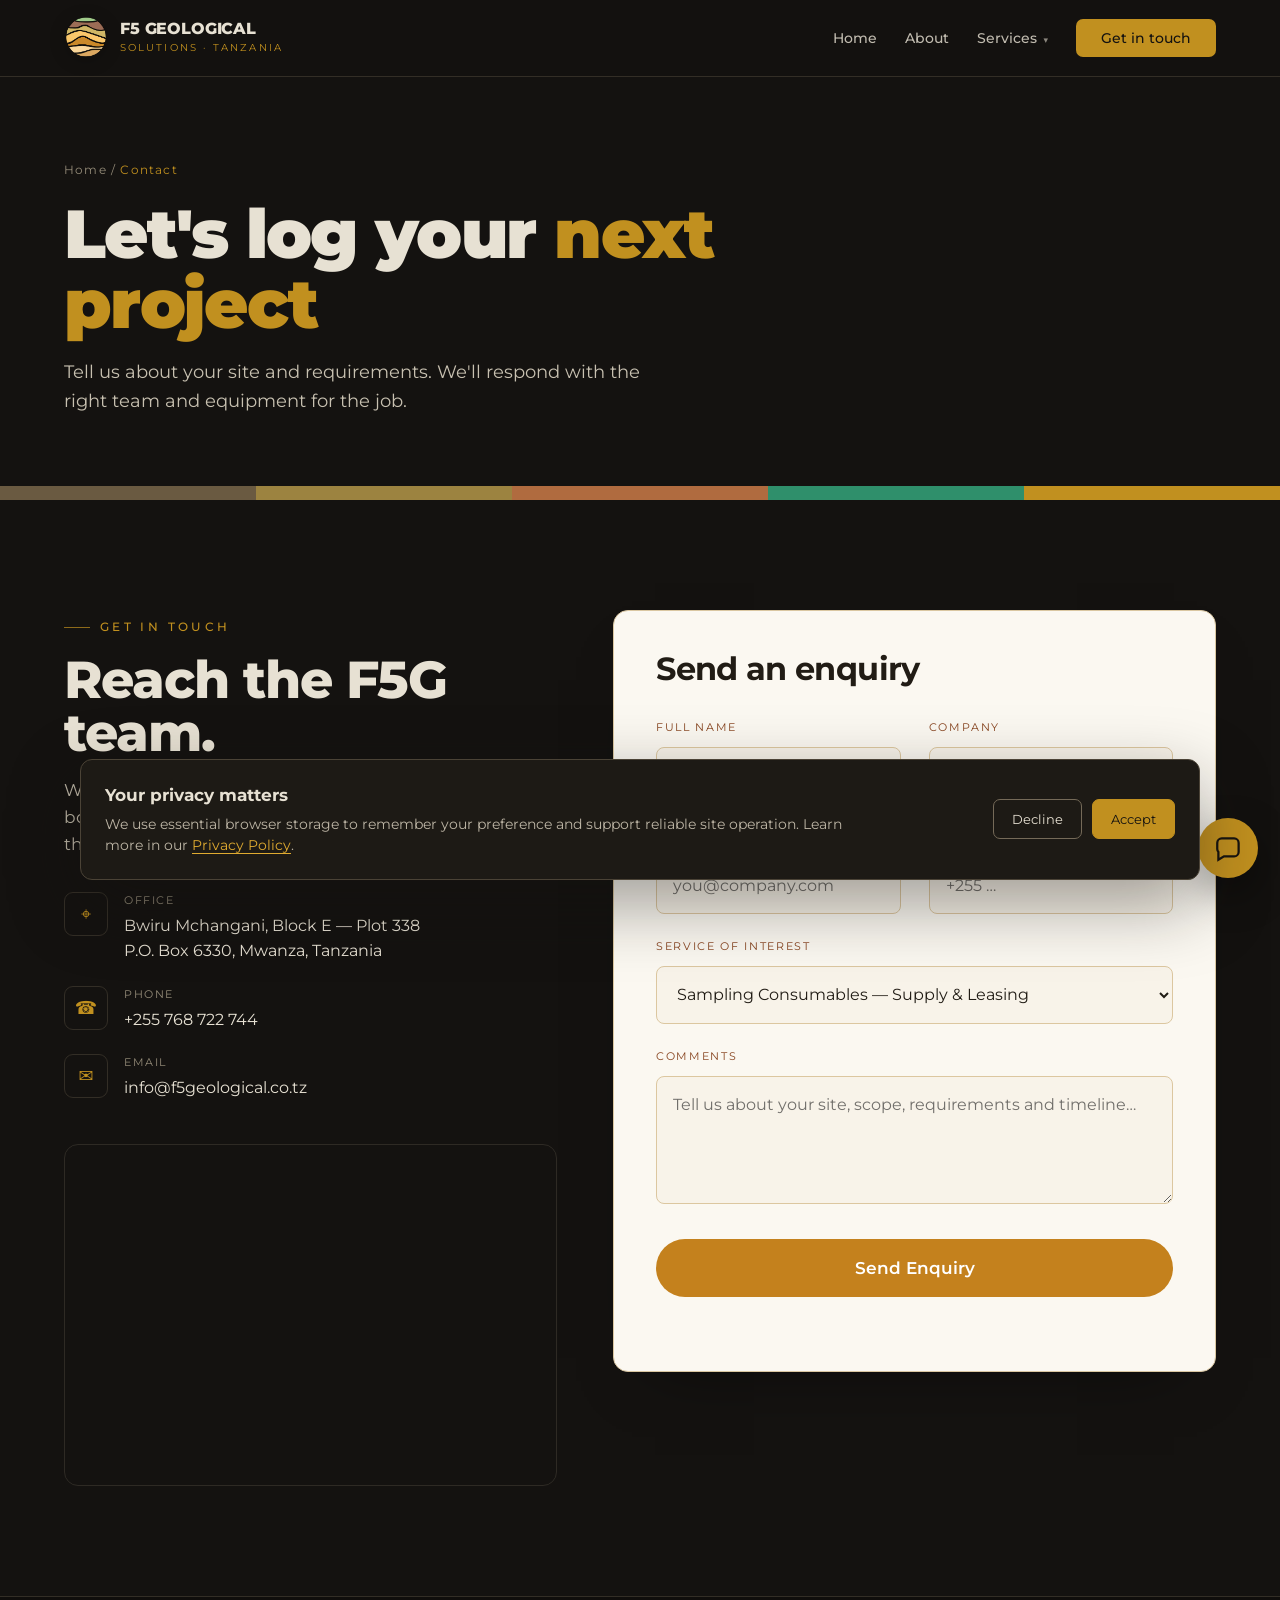
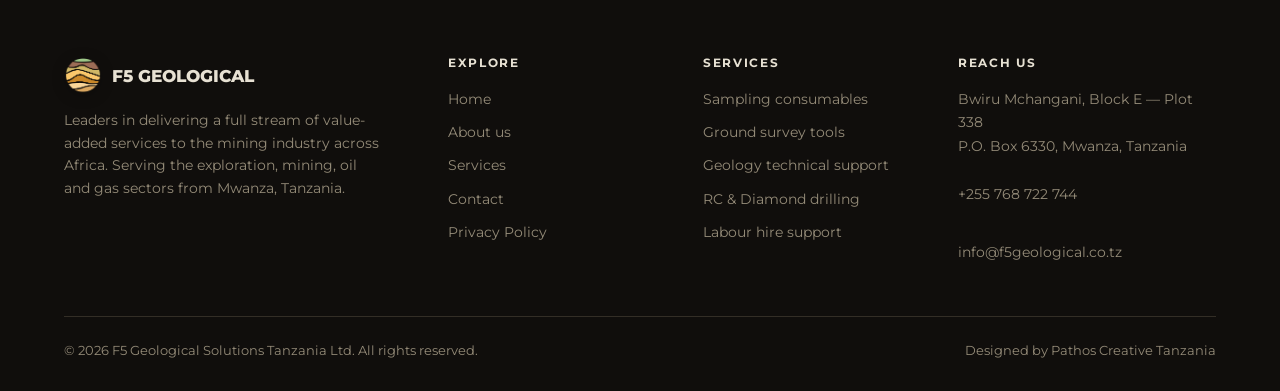
<file: contact.html>
<!DOCTYPE html>
<html lang="en">
<head>
<meta charset="UTF-8">
<meta name="viewport" content="width=device-width, initial-scale=1.0">
<link rel="icon" type="image/png" href="assets/f5-geological-logo.png">
<title>Contact — F5 Geological Solutions Tanzania</title>
<meta name="description" content="Contact F5 Geological Solutions in Mwanza, Tanzania. Phone +255 768 722 744 · info@f5geological.co.tz">
<link rel="preconnect" href="https://fonts.googleapis.com"><link rel="preconnect" href="https://fonts.gstatic.com" crossorigin><link href="https://fonts.googleapis.com/css2?family=Montserrat:wght@400;500;600;700;800;900&display=swap" rel="stylesheet">
<link rel="stylesheet" href="assets/arvin-chat.css">
<style>
:root{
  --basalt:#141210; --basalt-2:#1d1a15;
  --sand:#e7e1d3; --sand-2:#efe9dc;
  --ink:#211c15; --ink-soft:#5a5346;
  --gold:#c1901f; --gold-bright:#e0ab30;
  --malachite:#2f8f6b; --copper:#b06b3f;
  --line:#cfc7b4; --line-dark:#332e26;
  --maxw:1200px; --ease:cubic-bezier(.2,.7,.2,1);
}
*{box-sizing:border-box;margin:0;padding:0}
html{scroll-behavior:smooth}
@media (prefers-reduced-motion:reduce){html{scroll-behavior:auto}}
body{font-family:"IBM Plex Sans",system-ui,sans-serif;background:var(--sand);color:var(--ink);line-height:1.6;-webkit-font-smoothing:antialiased;overflow-x:hidden}
body.menu-open{overflow:hidden}
h1,h2,h3,h4{font-family:"Archivo",sans-serif;line-height:1.02;letter-spacing:-.02em}
a{color:inherit;text-decoration:none}
img{max-width:100%;display:block}
.wrap{max-width:var(--maxw);margin:0 auto;padding:0 24px}
.mono{font-family:"IBM Plex Mono",monospace;letter-spacing:.02em}
.eyebrow{font-family:"IBM Plex Mono",monospace;font-size:12px;letter-spacing:.28em;text-transform:uppercase;color:var(--gold);font-weight:500;display:inline-flex;align-items:center;gap:10px}
.eyebrow::before{content:"";width:26px;height:1px;background:var(--gold);opacity:.7}
.eyebrow.center::before{display:none}

/* ---------- NAV ---------- */
header.nav{position:fixed;top:0;left:0;right:0;z-index:100;transition:background .4s var(--ease),border-color .4s,padding .4s var(--ease);border-bottom:1px solid transparent;padding:16px 0}
header.nav.solid{background:rgba(20,18,16,.92);backdrop-filter:blur(10px);border-bottom:1px solid var(--line-dark)}
header.nav.scrolled{background:rgba(20,18,16,.95);backdrop-filter:blur(10px);border-bottom:1px solid var(--line-dark);padding:11px 0}
.nav-in{display:flex;align-items:center;justify-content:space-between;gap:24px}
.brand{display:flex;align-items:center;gap:12px;color:var(--sand)}
.brand .mark{width:44px;height:44px;object-fit:contain;flex:none;filter:drop-shadow(0 3px 8px rgba(0,0,0,.28))}
.brand b{font-family:"Archivo";font-weight:800;font-size:16px;letter-spacing:-.01em;line-height:1;display:block}
.brand .sub{display:block;font-size:9.5px;letter-spacing:.22em;color:var(--gold);font-family:"IBM Plex Mono";margin-top:3px}
nav.links{display:flex;align-items:center;gap:28px}
nav.links>a,.dd>a{color:var(--sand);font-size:14px;font-weight:500;opacity:.82;transition:opacity .2s,color .2s;padding:4px 0}
nav.links>a:hover,.dd>a:hover,nav.links>a.active,.dd>a.active{opacity:1;color:var(--gold-bright)}
.dd{position:relative;display:flex;align-items:center}
.dd>a::after{content:"▾";font-size:9px;margin-left:6px;opacity:.7}
.dd-menu{position:absolute;top:100%;left:50%;transform:translateX(-50%) translateY(8px);min-width:290px;background:var(--basalt-2);border:1px solid var(--line-dark);border-radius:10px;padding:8px;opacity:0;visibility:hidden;transition:.25s var(--ease);box-shadow:0 30px 60px -30px rgba(0,0,0,.7)}
.dd:hover .dd-menu,.dd:focus-within .dd-menu{opacity:1;visibility:visible;transform:translateX(-50%) translateY(2px)}
.dd-menu a{display:block;padding:11px 14px;border-radius:7px;font-size:13.5px;color:#cfc8b7;transition:background .2s,color .2s}
.dd-menu a:hover{background:var(--basalt);color:var(--gold-bright)}
.nav-cta{background:var(--gold)!important;color:var(--basalt)!important;padding:11px 22px!important;min-width:140px;border-radius:7px;font-weight:600;font-size:14px;line-height:1.2;white-space:nowrap;flex-shrink:0;text-align:center;opacity:1!important;transition:transform .2s var(--ease),background .2s}
.nav-cta:hover{background:var(--gold-bright)!important;transform:translateY(-2px)}
.burger{display:none;background:none;border:0;cursor:pointer;width:44px;height:44px;flex-direction:column;justify-content:center;gap:5px;align-items:flex-end}
.burger span{display:block;height:2px;width:26px;background:var(--sand);transition:.3s var(--ease)}
.burger.open span:nth-child(1){transform:translateY(7px) rotate(45deg)}
.burger.open span:nth-child(2){opacity:0}
.burger.open span:nth-child(3){transform:translateY(-7px) rotate(-45deg)}

/* ---------- BUTTONS ---------- */
.btn{display:inline-flex;align-items:center;gap:10px;padding:15px 26px;border-radius:7px;font-weight:600;font-size:15px;transition:transform .2s var(--ease),background .2s,color .2s,box-shadow .2s;cursor:pointer;border:0;font-family:inherit}
.btn-gold{background:var(--gold);color:var(--basalt)}
.btn-gold:hover{background:var(--gold-bright);transform:translateY(-3px);box-shadow:0 12px 30px -12px rgba(224,171,48,.6)}
.btn-ghost{background:transparent;color:var(--sand);border:1px solid rgba(231,225,211,.28)}
.btn-ghost:hover{border-color:var(--gold);color:var(--gold-bright);transform:translateY(-3px)}
.btn-dark{background:var(--basalt);color:var(--sand)}
.btn-dark:hover{background:var(--basalt-2);transform:translateY(-3px)}
.btn .arr{transition:transform .25s var(--ease)}
.btn:hover .arr{transform:translateX(4px)}

/* ---------- HERO (home) ---------- */
.hero{position:relative;background:var(--basalt);color:var(--sand);min-height:100vh;display:flex;align-items:center;overflow:hidden;padding:130px 0 60px}
.hero-grid{display:grid;grid-template-columns:1.35fr .65fr;gap:40px;align-items:center;width:100%}
.hero h1{font-size:clamp(42px,6.6vw,90px);font-weight:900;text-transform:uppercase;letter-spacing:-.025em}
.hero h1 .g{color:var(--gold)}
.hero h1 .stroke{color:transparent;-webkit-text-stroke:1.5px var(--sand)}
.hero p.lead{max-width:560px;margin:28px 0 34px;font-size:clamp(16px,1.7vw,19px);color:#c8c1b1;line-height:1.55}
.hero-actions{display:flex;flex-wrap:wrap;gap:14px}
.hero-coord{margin-bottom:26px}
.core{position:relative;height:440px;border-radius:10px;overflow:hidden;border:1px solid var(--line-dark);box-shadow:0 40px 80px -40px rgba(0,0,0,.7);display:flex;flex-direction:column}
.core .layer{flex:1;position:relative;display:flex;align-items:center;padding-left:64px;font-family:"IBM Plex Mono";font-size:12px;letter-spacing:.04em;color:rgba(255,255,255,.85);transform:translateY(20px);opacity:0;animation:layerIn .7s var(--ease) forwards}
.core .layer .depth{position:absolute;left:0;top:0;bottom:0;width:52px;border-right:1px solid rgba(255,255,255,.14);display:flex;align-items:center;justify-content:center;font-size:10px;color:rgba(255,255,255,.55);background:rgba(0,0,0,.18)}
.core .layer:nth-child(1){background:linear-gradient(90deg,#4a3f2f,#6a5a41);animation-delay:.15s}
.core .layer:nth-child(2){background:linear-gradient(90deg,#7c6a3e,#9c8340);animation-delay:.28s}
.core .layer:nth-child(3){background:linear-gradient(90deg,#8a5a30,#b06b3f);animation-delay:.41s}
.core .layer:nth-child(4){background:linear-gradient(90deg,#2c5c48,#2f8f6b);animation-delay:.54s}
.core .layer:nth-child(5){background:linear-gradient(90deg,#3a3630,#575047);animation-delay:.67s}
.core .layer:nth-child(6){background:linear-gradient(90deg,#b58a1e,#e0ab30);color:var(--basalt);font-weight:600;animation-delay:.8s}
@keyframes layerIn{to{transform:translateY(0);opacity:1}}
.core-cap{text-align:center;margin-top:14px;font-family:"IBM Plex Mono";font-size:11px;letter-spacing:.16em;color:rgba(255,255,255,.4);text-transform:uppercase}
.hero-scroll{position:absolute;bottom:26px;left:50%;transform:translateX(-50%);font-family:"IBM Plex Mono";font-size:11px;letter-spacing:.2em;color:rgba(255,255,255,.4);text-transform:uppercase;display:flex;flex-direction:column;align-items:center;gap:8px}
.hero-scroll .dot{width:1px;height:34px;background:linear-gradient(var(--gold),transparent);animation:drop 1.8s infinite}
@keyframes drop{0%{transform:scaleY(0);transform-origin:top}50%{transform:scaleY(1);transform-origin:top}51%{transform-origin:bottom}100%{transform:scaleY(0);transform-origin:bottom}}

/* ---------- PAGE HERO (inner pages) ---------- */
.phero{background:var(--basalt);color:var(--sand);padding:160px 0 70px;position:relative;overflow:hidden}
.phero::after{content:"";position:absolute;left:0;right:0;bottom:0;height:14px;display:block}
.phero .bc{font-family:"IBM Plex Mono";font-size:12px;letter-spacing:.1em;color:#948b78;margin-bottom:20px}
.phero .bc a:hover{color:var(--gold)}
.phero .bc span{color:var(--gold)}
.phero h1{font-size:clamp(34px,5.4vw,68px);font-weight:900;max-width:16ch;letter-spacing:-.025em}
.phero h1 .g{color:var(--gold)}
.phero p{max-width:600px;margin-top:20px;color:#c8c1b1;font-size:clamp(15px,1.6vw,18px)}

/* ---------- STATS ---------- */
.stats{background:var(--basalt-2);color:var(--sand);border-top:1px solid var(--line-dark);padding:56px 0}
.stats-grid{display:grid;grid-template-columns:repeat(4,1fr);gap:20px}
.stat{padding:6px 8px;position:relative}
.stat:not(:last-child)::after{content:"";position:absolute;right:-10px;top:6px;bottom:6px;width:1px;background:var(--line-dark)}
.stat .num{font-family:"Archivo";font-weight:900;font-size:clamp(38px,4.6vw,58px);color:var(--gold);line-height:1;letter-spacing:-.02em}
.stat .num .plus{color:var(--sand);font-size:.55em;vertical-align:top;margin-left:2px}
.stat .lab{font-family:"IBM Plex Mono";font-size:12px;letter-spacing:.1em;text-transform:uppercase;color:#a89f8b;margin-top:10px}

/* ---------- SECTION SHELL ---------- */
.band{padding:110px 0}
.band.light{background:var(--sand)}
.band.paper{background:var(--sand-2)}
.sec-head{max-width:720px;margin-bottom:56px}
.sec-head.center{margin-left:auto;margin-right:auto;text-align:center}
.sec-head h2{font-size:clamp(30px,4.4vw,52px);font-weight:800;margin:18px 0 0;letter-spacing:-.02em}
.sec-head p{color:var(--ink-soft);font-size:17px;margin-top:16px;max-width:600px}
.sec-head.center p{margin-left:auto;margin-right:auto}
.strata{height:14px;display:flex;width:100%}
.strata i{flex:1;height:100%}
.strata i:nth-child(1){background:#6a5a41}.strata i:nth-child(2){background:#9c8340}
.strata i:nth-child(3){background:var(--copper)}.strata i:nth-child(4){background:var(--malachite)}
.strata i:nth-child(5){background:var(--gold)}

/* ---------- ABOUT ---------- */
.about-grid{display:grid;grid-template-columns:1fr 1fr;gap:60px;align-items:center}
.about-copy p{color:var(--ink-soft);margin-bottom:18px;font-size:16.5px}
.about-copy p strong{color:var(--ink);font-weight:600}
.about-tags{display:flex;flex-wrap:wrap;gap:10px;margin-top:26px}
.tag{font-family:"IBM Plex Mono";font-size:12px;padding:7px 13px;border:1px solid var(--line);border-radius:20px;color:var(--ink-soft);background:#fff}
.about-photos{position:relative;height:480px}
.about-photos figure{position:absolute;border-radius:10px;overflow:hidden;box-shadow:0 24px 50px -24px rgba(20,18,16,.5);border:4px solid #fff}
.about-photos .p1{width:66%;top:0;left:0;z-index:2}
.about-photos .p2{width:52%;bottom:0;right:0;z-index:3}
.about-photos .p3{width:44%;top:44%;left:6%;z-index:1;opacity:.96}
.about-photos figure img{width:100%;height:100%;object-fit:cover}

/* ---------- SERVICES LOG ---------- */
.log{display:grid;grid-template-columns:64px 1fr;border:1px solid var(--line);border-radius:12px;overflow:hidden;background:#fff}
.log-ruler{background:var(--basalt);position:relative}
.log-ruler .tick{position:absolute;left:0;right:0;display:flex;justify-content:center;font-family:"IBM Plex Mono";font-size:10px;color:rgba(255,255,255,.4)}
.log-items{display:flex;flex-direction:column}
.svc{border-bottom:1px solid var(--line);position:relative;transition:background .3s var(--ease);background:#fff}
.svc:last-child{border-bottom:0}
.svc:hover,.svc.open{background:var(--sand-2)}
.svc-head{display:flex;align-items:center;gap:22px;padding:26px 30px;cursor:pointer}
.svc-idx{font-family:"IBM Plex Mono";font-size:13px;color:var(--gold);font-weight:600;width:34px;flex:none}
.svc-swatch{width:8px;align-self:stretch;border-radius:3px;flex:none;min-height:26px}
.svc-title{font-family:"Archivo";font-weight:700;font-size:clamp(18px,2.2vw,24px);flex:1;letter-spacing:-.01em;transition:color .2s}
.svc:hover .svc-title,.svc.open .svc-title{color:var(--copper)}
.svc-plus{width:34px;height:34px;border:1px solid var(--line);border-radius:50%;display:grid;place-items:center;flex:none;transition:.3s var(--ease);color:var(--ink-soft)}
.svc.open .svc-plus{background:var(--gold);border-color:var(--gold);color:var(--basalt);transform:rotate(135deg)}
.svc-body{max-height:0;overflow:hidden;transition:max-height .5s var(--ease)}
.svc-body-in{padding:0 30px 30px 90px;color:var(--ink-soft);font-size:16px;max-width:820px}
.svc-body-in .feat{display:flex;flex-wrap:wrap;gap:8px;margin:16px 0 20px}
.svc-body-in .feat span{font-family:"IBM Plex Mono";font-size:11.5px;background:#fff;border:1px solid var(--line);padding:6px 11px;border-radius:5px;color:var(--ink)}
.svc-body-in .more{display:inline-flex;align-items:center;gap:8px;font-weight:600;color:var(--copper);font-size:14px}
.svc-body-in .more:hover{color:var(--gold)}

/* ---------- SERVICE CARDS (overview grid) ---------- */
.scards{display:grid;grid-template-columns:repeat(3,1fr);gap:24px}
.scard{background:#fff;border:1px solid var(--line);border-radius:12px;padding:32px 28px;position:relative;overflow:hidden;transition:transform .3s var(--ease),box-shadow .3s;display:flex;flex-direction:column}
.scard:hover{transform:translateY(-6px);box-shadow:0 26px 50px -30px rgba(20,18,16,.4)}
.scard::before{content:"";position:absolute;top:0;left:0;right:0;height:5px;background:var(--accent)}
.scard .idx{font-family:"IBM Plex Mono";font-size:12px;color:var(--accent);font-weight:600;margin-bottom:16px}
.scard h3{font-size:21px;font-weight:700;margin-bottom:12px;letter-spacing:-.01em}
.scard p{color:var(--ink-soft);font-size:15px;flex:1}
.scard .go{margin-top:20px;display:inline-flex;align-items:center;gap:8px;font-weight:600;font-size:14px;color:var(--ink)}
.scard:hover .go{color:var(--copper)}
.scard .go .arr{transition:transform .25s var(--ease)}
.scard:hover .go .arr{transform:translateX(4px)}

/* ---------- SERVICE DETAIL ---------- */
.sd-grid{display:grid;grid-template-columns:1.05fr .95fr;gap:56px;align-items:start}
.sd-copy p{color:var(--ink-soft);font-size:16.5px;margin-bottom:18px}
.sd-copy p strong{color:var(--ink);font-weight:600}
.sd-media{position:relative}
.sd-media img{width:100%;border-radius:12px;border:4px solid #fff;box-shadow:0 30px 60px -34px rgba(20,18,16,.55)}
.sd-media .cap{font-family:"IBM Plex Mono";font-size:11px;letter-spacing:.14em;text-transform:uppercase;color:var(--ink-soft);margin-top:14px;text-align:center}
.sd-list{list-style:none;margin:24px 0 10px;display:grid;gap:12px}
.sd-list li{display:flex;gap:12px;align-items:flex-start;font-size:16px;color:var(--ink)}
.sd-list li::before{content:"▪";color:var(--gold);font-size:18px;line-height:1.3}
.sd-tags{display:flex;flex-wrap:wrap;gap:9px;margin:22px 0 30px}
.sd-tags span{font-family:"IBM Plex Mono";font-size:12px;padding:7px 13px;border:1px solid var(--line);border-radius:20px;color:var(--ink-soft);background:#fff}
.othersvc{display:flex;flex-wrap:wrap;gap:12px;margin-top:14px}
.othersvc a{font-family:"IBM Plex Mono";font-size:13px;padding:11px 16px;border:1px solid var(--line);border-radius:8px;background:#fff;color:var(--ink-soft);transition:.2s}
.othersvc a:hover{border-color:var(--gold);color:var(--ink);transform:translateY(-2px)}

/* ---------- MVV ---------- */
.mvv{display:grid;grid-template-columns:repeat(3,1fr);gap:24px}
.mvv .card{background:var(--basalt);color:var(--sand);border-radius:12px;padding:38px 32px;position:relative;overflow:hidden;transition:transform .3s var(--ease);border:1px solid var(--line-dark)}
.mvv .card:hover{transform:translateY(-6px)}
.mvv .card::before{content:"";position:absolute;top:0;left:0;right:0;height:4px;background:var(--accent)}
.mvv .card:nth-child(1){--accent:var(--gold)}.mvv .card:nth-child(2){--accent:var(--malachite)}.mvv .card:nth-child(3){--accent:var(--copper)}
.mvv .ico{font-size:26px;margin-bottom:18px;color:var(--accent)}
.mvv h3{font-size:22px;font-weight:800;margin-bottom:12px}
.mvv p{color:#bdb6a6;font-size:15.5px}
.mvv .n{position:absolute;right:20px;bottom:6px;font-family:"Archivo";font-weight:900;font-size:80px;color:rgba(255,255,255,.04)}

/* ---------- TEAM ---------- */
.team{display:grid;grid-template-columns:repeat(3,1fr);gap:26px}
.member{background:#fff;border:1px solid var(--line);border-radius:12px;overflow:hidden;transition:transform .3s var(--ease),box-shadow .3s}
.member:hover{transform:translateY(-6px);box-shadow:0 26px 50px -30px rgba(20,18,16,.45)}
.member .ph{aspect-ratio:1/1;overflow:hidden;background:var(--basalt-2)}
.member .ph img{width:100%;height:100%;object-fit:cover;transition:transform .5s var(--ease)}
.member:hover .ph img{transform:scale(1.05)}
.member .info{padding:22px 24px}
.member .role{font-family:"IBM Plex Mono";font-size:11px;letter-spacing:.16em;text-transform:uppercase;color:var(--gold)}
.member h3{font-size:20px;font-weight:700;margin:8px 0 10px}
.member p{color:var(--ink-soft);font-size:14.5px}
.member .li{display:inline-flex;align-items:center;gap:6px;margin-top:14px;font-family:"IBM Plex Mono";font-size:12px;color:var(--copper)}
.member .li:hover{color:var(--gold)}

/* ---------- CTA STRIP ---------- */
.cta-strip{background:var(--basalt);color:var(--sand);border-radius:16px;padding:56px 48px;display:flex;align-items:center;justify-content:space-between;gap:30px;flex-wrap:wrap;position:relative;overflow:hidden;border:1px solid var(--line-dark)}
.cta-strip h2{font-size:clamp(26px,3.4vw,40px);font-weight:800;max-width:16ch}
.cta-strip p{color:#bdb6a6;margin-top:12px;max-width:44ch}

/* ---------- CONTACT ---------- */
.contact{background:var(--basalt);color:var(--sand)}
.contact-grid{display:grid;grid-template-columns:.9fr 1.1fr;gap:56px}
.contact h2{font-size:clamp(30px,4.4vw,52px);font-weight:800;color:var(--sand)}
.contact .lead{color:#bdb6a6;margin:18px 0 34px;font-size:17px;max-width:420px}
.cinfo{display:flex;flex-direction:column;gap:22px}
.cinfo .row{display:flex;gap:16px;align-items:flex-start}
.cinfo .ic{width:44px;height:44px;border:1px solid var(--line-dark);border-radius:9px;display:grid;place-items:center;color:var(--gold);flex:none;font-size:18px}
.cinfo .k{font-family:"IBM Plex Mono";font-size:11px;letter-spacing:.14em;text-transform:uppercase;color:#948b78}
.cinfo .v{font-size:16px;color:var(--sand);margin-top:3px}
.cinfo .v a:hover{color:var(--gold-bright)}
form.cf{background:#fbf8f1;border:1px solid #dac7a1;border-radius:15px;padding:42px;color:var(--ink);box-shadow:0 28px 65px -42px rgba(0,0,0,.65);align-self:start}
form.cf h3{font-size:clamp(25px,3vw,32px);margin-bottom:34px}
.cf-grid{display:grid;grid-template-columns:1fr 1fr;gap:24px 28px}
form.cf .fld{margin:0}
form.cf .fld.full{grid-column:1/-1}
form.cf label{display:block;font-family:"IBM Plex Mono";font-size:11px;letter-spacing:.15em;text-transform:uppercase;color:#87431e;margin-bottom:10px}
form.cf input,form.cf select,form.cf textarea{width:100%;background:#f8f3e9;border:1px solid #dcc7a0;border-radius:8px;padding:0 16px;color:var(--ink);font-family:"IBM Plex Sans";font-size:16px;transition:border-color .2s,box-shadow .2s,background .2s}
form.cf input,form.cf select{height:58px}
form.cf textarea{min-height:128px;padding:16px;resize:vertical;line-height:1.55}
form.cf input::placeholder,form.cf textarea::placeholder{color:#716f6b;opacity:1}
form.cf input:focus,form.cf select:focus,form.cf textarea:focus{outline:none;border-color:var(--gold);background:#fff;box-shadow:0 0 0 3px rgba(193,144,31,.13)}
form.cf select{appearance:auto;cursor:pointer}
form.cf .btn-gold{width:100%;height:58px;justify-content:center;margin-top:28px;border-radius:999px;background:#c4811d;color:#fff;font-size:17px}
form.cf .btn-gold:hover{background:#da941f}
form.cf .btn-gold:disabled{cursor:wait;opacity:.7}
.cf-note{font-family:"IBM Plex Mono";font-size:12px;color:var(--malachite);margin-top:14px;min-height:18px;text-align:center}
.success-dialog{position:fixed;inset:0;margin:auto;width:min(84vw,340px);max-height:max-content;border:0;border-radius:14px;padding:0;background:#fbf8f1;color:var(--ink);box-shadow:0 22px 70px rgba(0,0,0,.38);text-align:center}
.success-dialog::backdrop{background:rgba(16,14,12,.72);backdrop-filter:blur(4px)}
.success-dialog .success-inner{padding:28px 24px}
.success-dialog .success-icon{width:50px;height:50px;margin:0 auto 14px;border-radius:50%;display:grid;place-items:center;background:var(--malachite);color:#fff;font-size:25px;font-weight:700}
.success-dialog h3{font-size:22px;margin-bottom:8px}
.success-dialog p{color:#5f584d;font-size:14px;line-height:1.5;margin-bottom:20px}
.success-dialog .btn{min-width:110px;padding:11px 22px;justify-content:center;border:0}
.map-wrap{border-radius:14px;overflow:hidden;border:1px solid var(--line-dark);margin-top:44px;filter:grayscale(.3) contrast(1.05)}
.map-wrap iframe{display:block;width:100%;height:340px;border:0}

/* ---------- FOOTER ---------- */
footer{background:#100e0c;color:#948b78;padding:60px 0 30px;border-top:1px solid var(--line-dark)}
.foot-grid{display:grid;grid-template-columns:1.6fr 1fr 1fr 1.2fr;gap:40px;padding-bottom:40px;border-bottom:1px solid var(--line-dark)}
.foot-brand .fb{display:flex;align-items:center;gap:10px;margin-bottom:14px}
.foot-brand .fb .mark{width:38px;height:38px;object-fit:contain;filter:drop-shadow(0 3px 7px rgba(0,0,0,.28))}
.foot-brand b{font-family:"Archivo";font-weight:800;color:var(--sand);font-size:17px}
.foot-brand p{max-width:320px;margin-top:6px;font-size:14px;line-height:1.6}
.foot-col h4{color:var(--sand);font-size:12px;font-family:"IBM Plex Mono";letter-spacing:.14em;text-transform:uppercase;margin-bottom:18px}
.foot-col a{display:block;font-size:14px;margin-bottom:11px;transition:color .2s}
.foot-col a:hover{color:var(--gold)}
.foot-col .addr{font-size:14px;line-height:1.7}
.foot-bot{display:flex;justify-content:space-between;flex-wrap:wrap;gap:12px;padding-top:24px;font-size:12.5px;font-family:"IBM Plex Mono"}

/* ---------- REVEAL ---------- */
.reveal{opacity:0;transform:translateY(28px);transition:opacity .7s var(--ease),transform .7s var(--ease)}
.reveal.in{opacity:1;transform:none}
@media (prefers-reduced-motion:reduce){
  .reveal{opacity:1;transform:none;transition:none}
  .core .layer{animation:none;opacity:1;transform:none}
  .hero-scroll .dot{animation:none}
}

/* ---------- RESPONSIVE ---------- */
@media (max-width:960px){
  .hero-grid{grid-template-columns:1fr;gap:36px}
  .core{height:340px}
  .about-grid,.contact-grid,.sd-grid{grid-template-columns:1fr;gap:40px}
  .about-photos{height:400px;max-width:460px}
  .mvv,.team,.scards{grid-template-columns:1fr}
  .stats-grid{grid-template-columns:repeat(2,1fr);gap:34px 20px}
  .stat:nth-child(2)::after{display:none}
  .foot-grid{grid-template-columns:1fr 1fr;gap:32px}
}
@media (max-width:760px){
  header.nav,header.nav.solid,header.nav.scrolled{backdrop-filter:none;-webkit-backdrop-filter:none}
  nav.links{position:fixed;top:0;right:0;bottom:auto;left:auto;width:min(82vw,340px);height:100vh;height:100dvh;min-height:100vh;background:var(--basalt);flex-direction:column;justify-content:flex-start;align-items:flex-start;gap:6px;padding:96px 32px 40px;transform:translateX(100%);transition:transform .4s var(--ease);border-left:1px solid var(--line-dark);overflow-x:hidden;overflow-y:auto;overscroll-behavior:contain;z-index:105}
  nav.links.open{transform:none;box-shadow:-30px 0 60px -20px rgba(0,0,0,.6)}
  nav.links>a,.dd>a{font-size:18px;padding:10px 0}
  .dd{flex-direction:column;align-items:flex-start;width:100%}
  .dd-menu{position:static;transform:none;opacity:1;visibility:visible;min-width:0;width:100%;background:transparent;border:0;box-shadow:none;padding:0 0 6px 14px}
  .dd-menu a{padding:8px 0;font-size:14px}
  .dd>a::after{display:none}
  .nav-cta{margin-top:10px}
  .burger{display:flex;z-index:110;position:relative}
  .band{padding:80px 0}
  .svc-body-in{padding-left:30px}
  .log{grid-template-columns:0 1fr}.log-ruler{display:none}
  .cta-strip{padding:40px 30px}
  .foot-grid{grid-template-columns:1fr}
  form.cf{padding:30px 22px}.cf-grid{grid-template-columns:1fr;gap:19px}form.cf .fld.full{grid-column:auto}
}

/* Unified site typography */
body,body *,button,input,select,textarea{font-family:"Montserrat",system-ui,sans-serif!important}
</style>
<link rel="stylesheet" href="assets/privacy-consent.css">
</head>
<body>
<header class="nav solid" id="nav">
  <div class="wrap nav-in">
    <a class="brand" href="index.html" aria-label="F5 Geological home">
      <img class="mark" src="assets/f5-geological-logo.png" alt="" width="44" height="44">
      <span><b>F5 GEOLOGICAL</b><span class="sub">SOLUTIONS · TANZANIA</span></span>
    </a>
    <nav class="links" id="links">
      <a href="index.html">Home</a>
      <a href="about.html">About</a>
      <span class="dd">
        <a href="services.html">Services</a>
        <span class="dd-menu">
          <a href="sampling-consumables.html">Sampling consumables</a>
          <a href="ground-survey.html">Ground survey tools</a>
          <a href="geology-support.html">Geology technical support</a>
          <a href="drilling.html">RC &amp; Diamond drilling</a>
          <a href="labour-hire.html">Labour hire support</a>
        </span>
      </span>
      <a href="contact.html" class="nav-cta">Get in touch</a>
    </nav>
    <button class="burger" id="burger" aria-label="Menu" aria-expanded="false"><span></span><span></span><span></span></button>
  </div>
</header>
<section class="phero">
  <div class="wrap">
    <div class="bc"><a href="index.html">Home</a> / <span>Contact</span></div>
    <h1>Let's log your <span class="g">next project</span></h1>
    <p>Tell us about your site and requirements. We'll respond with the right team and equipment for the job.</p>
  </div>
</section>
<div class="strata"><i></i><i></i><i></i><i></i><i></i></div>
<section class="band contact">
  <div class="wrap contact-grid">
    <div class="reveal">
      <div class="eyebrow">Get in touch</div>
      <h2 style="margin-top:16px">Reach the F5G team.</h2>
      <p class="lead">We work with mining companies, government bodies, engineering firms and prospectors across the region.</p>
      <div class="cinfo">
        <div class="row"><div class="ic">⌖</div><div><div class="k">Office</div><div class="v">Bwiru Mchangani, Block E — Plot 338<br>P.O. Box 6330, Mwanza, Tanzania</div></div></div>
        <div class="row"><div class="ic">☎</div><div><div class="k">Phone</div><div class="v"><a href="tel:+255768722744">+255 768 722 744</a></div></div></div>
        <div class="row"><div class="ic">✉</div><div><div class="k">Email</div><div class="v"><a href="mailto:info@f5geological.co.tz">info@f5geological.co.tz</a></div></div></div>
      </div>
      <div class="map-wrap">
        <iframe title="F5 Geological location — Mwanza" loading="lazy" referrerpolicy="no-referrer-when-downgrade" src="https://www.google.com/maps?q=Mwanza,Tanzania&output=embed"></iframe>
      </div>
    </div>
    <form class="cf reveal" id="cf" novalidate>
      <h3>Send an enquiry</h3>
      <input type="text" name="_honey" tabindex="-1" autocomplete="off" aria-hidden="true" style="position:absolute;left:-9999px">
      <div class="cf-grid">
        <div class="fld"><label for="n">Full name</label><input id="n" name="name" type="text" placeholder="Your name" autocomplete="name" required></div>
        <div class="fld"><label for="company">Company</label><input id="company" name="company" type="text" placeholder="Company / site" autocomplete="organization"></div>
        <div class="fld"><label for="e">Email *</label><input id="e" name="email" type="email" placeholder="you@company.com" autocomplete="email" required aria-required="true"></div>
        <div class="fld"><label for="phone">Phone</label><input id="phone" name="phone" type="tel" placeholder="+255 …" autocomplete="tel"></div>
        <div class="fld full"><label for="s">Service of interest</label><select id="s" name="service"><option value="Sampling Consumables — Supply & Leasing">Sampling Consumables — Supply &amp; Leasing</option><option value="Ground Survey Demarcation Tools">Ground Survey Demarcation Tools</option><option value="Geology Technical Support">Geology Technical Support</option><option value="RC & Diamond Drilling Technical Support">RC &amp; Diamond Drilling Technical Support</option><option value="Labour Hire Support">Labour Hire Support</option><option value="Not sure / general enquiry">Not sure / general enquiry</option></select></div>
        <div class="fld full"><label for="comments">Comments</label><textarea id="comments" name="comments" placeholder="Tell us about your site, scope, requirements and timeline…" required></textarea></div>
      </div>
      <button type="submit" class="btn btn-gold">Send Enquiry</button>
      <div class="cf-note" id="cfnote" role="status" aria-live="polite"></div>
    </form>
  </div>
</section>

<dialog class="success-dialog" id="successDialog" aria-labelledby="successTitle">
  <div class="success-inner">
    <div class="success-icon" aria-hidden="true">✓</div>
    <h3 id="successTitle">Enquiry sent</h3>
    <p>Thank you. Your enquiry was sent successfully and our team will get back to you.</p>
    <button type="button" class="btn btn-gold" id="successClose">Done</button>
  </div>
</dialog>

<footer>
  <div class="wrap">
    <div class="foot-grid">
      <div class="foot-brand">
        <div class="fb"><img class="mark" src="assets/f5-geological-logo.png" alt="" width="38" height="38"><b>F5 GEOLOGICAL</b></div>
        <p>Leaders in delivering a full stream of value-added services to the mining industry across Africa. Serving the exploration, mining, oil and gas sectors from Mwanza, Tanzania.</p>
      </div>
      <div class="foot-col">
        <h4>Explore</h4>
        <a href="index.html">Home</a>
        <a href="about.html">About us</a>
        <a href="services.html">Services</a>

        <a href="contact.html">Contact</a>
        <a href="privacy-policy.html">Privacy Policy</a>
      </div>
      <div class="foot-col">
        <h4>Services</h4>
        <a href="sampling-consumables.html">Sampling consumables</a>
        <a href="ground-survey.html">Ground survey tools</a>
        <a href="geology-support.html">Geology technical support</a>
        <a href="drilling.html">RC &amp; Diamond drilling</a>
        <a href="labour-hire.html">Labour hire support</a>
      </div>
      <div class="foot-col">
        <h4>Reach us</h4>
        <p class="addr">Bwiru Mchangani, Block E — Plot 338<br>P.O. Box 6330, Mwanza, Tanzania<br><br><a href="tel:+255768722744">+255 768 722 744</a><br><a href="mailto:info@f5geological.co.tz">info@f5geological.co.tz</a></p>
      </div>
    </div>
    <div class="foot-bot">
      <span>© 2026 F5 Geological Solutions Tanzania Ltd. All rights reserved.</span>
      <span>Designed by Pathos Creative Tanzania</span>
    </div>
  </div>
</footer>
<script>
/* ---- nav scroll state ---- */
const nav=document.getElementById('nav');
if(nav){
  const solid=nav.classList.contains('solid');
  addEventListener('scroll',()=>nav.classList.toggle('scrolled',scrollY>40),{passive:true});
}
/* ---- mobile menu ---- */
const burger=document.getElementById('burger'),links=document.getElementById('links');
if(burger&&links){
  burger.addEventListener('click',()=>{const o=links.classList.toggle('open');burger.classList.toggle('open',o);burger.setAttribute('aria-expanded',o);document.body.classList.toggle('menu-open',o);});
  links.querySelectorAll('a').forEach(a=>a.addEventListener('click',()=>{
    if(a.parentElement.classList.contains('dd'))return; /* let dropdown parent stay */
    links.classList.remove('open');burger.classList.remove('open');burger.setAttribute('aria-expanded',false);document.body.classList.remove('menu-open');
  }));
}
/* ---- reveal on scroll ---- */
const ro=new IntersectionObserver((es)=>es.forEach(e=>{if(e.isIntersecting){e.target.classList.add('in');ro.unobserve(e.target);}}),{threshold:.15});
document.querySelectorAll('.reveal').forEach(el=>ro.observe(el));
/* ---- count-up stats ---- */
const seen=new WeakSet();
const so=new IntersectionObserver((es)=>es.forEach(e=>{
  if(e.isIntersecting&&!seen.has(e.target)){
    seen.add(e.target);
    const el=e.target,target=+el.dataset.count;let n=0;const step=Math.max(1,Math.ceil(target/45));
    const plus=el.querySelector('.plus')?el.querySelector('.plus').outerHTML:'';
    const t=setInterval(()=>{n+=step;if(n>=target){n=target;clearInterval(t);}el.innerHTML=n+plus;},26);
  }
}),{threshold:.6});
document.querySelectorAll('.num[data-count]').forEach(el=>so.observe(el));
/* ---- services accordion (home + services page) ---- */
document.querySelectorAll('.svc .svc-head').forEach(h=>{
  h.addEventListener('click',()=>{
    const el=h.parentElement,open=el.classList.contains('open');
    document.querySelectorAll('.svc').forEach(o=>{o.classList.remove('open');const b=o.querySelector('.svc-body');if(b)b.style.maxHeight=null;});
    if(!open){el.classList.add('open');const b=el.querySelector('.svc-body');b.style.maxHeight=b.scrollHeight+'px';}
  });
});
/* open first item by default if a log exists */
(function(){const f=document.querySelector('.svc');if(f){f.classList.add('open');const b=f.querySelector('.svc-body');if(b)requestAnimationFrame(()=>b.style.maxHeight=b.scrollHeight+'px');}})();
/* ruler ticks */
const ruler=document.getElementById('ruler');
if(ruler){for(let i=0;i<=6;i++){const t=document.createElement('div');t.className='tick';t.style.top=(i/6*100)+'%';t.textContent=(i*40)+'m';ruler.appendChild(t);}}
/* ---- contact form ---- */
const cf=document.getElementById('cf');
if(cf){
  const successDialog=document.getElementById('successDialog');
  document.getElementById('successClose').addEventListener('click',()=>successDialog.close());
  cf.addEventListener('submit',async ev=>{
    ev.preventDefault();
    const f=ev.target,note=document.getElementById('cfnote'),button=f.querySelector('button[type="submit"]');
    const email=f.elements.email;
    email.setCustomValidity(email.value.trim()?'':'Please enter your email address.');
    if(!f.checkValidity()){f.reportValidity();note.style.color='var(--copper)';note.textContent='Please complete your name, email and comments.';return;}
    button.disabled=true;button.textContent='Sending…';note.style.color='var(--malachite)';note.textContent='Sending your enquiry…';
    try{
      const data=Object.fromEntries(new FormData(f).entries());
      data._subject='New website enquiry from '+data.name;
      data._template='table';
      const response=await fetch('https://formsubmit.co/ajax/info@f5geological.co.tz',{method:'POST',headers:{'Content-Type':'application/json','Accept':'application/json'},body:JSON.stringify(data)});
      const result=await response.json().catch(()=>({}));
      if(!response.ok||result.success===false)throw new Error('Submission failed');
      f.reset();note.textContent='';successDialog.showModal();
    }catch(error){
      note.style.color='var(--copper)';note.textContent='We could not send your enquiry. Please email info@f5geological.co.tz or call +255 768 722 744.';
    }finally{button.disabled=false;button.textContent='Send Enquiry';}
  });
  cf.elements.email.addEventListener('input',ev=>ev.target.setCustomValidity(''));
}

</script>
<script src="assets/arvin-chat.js" defer></script>
<script src="assets/privacy-consent.js" defer></script>
</body>
</html>
</file>
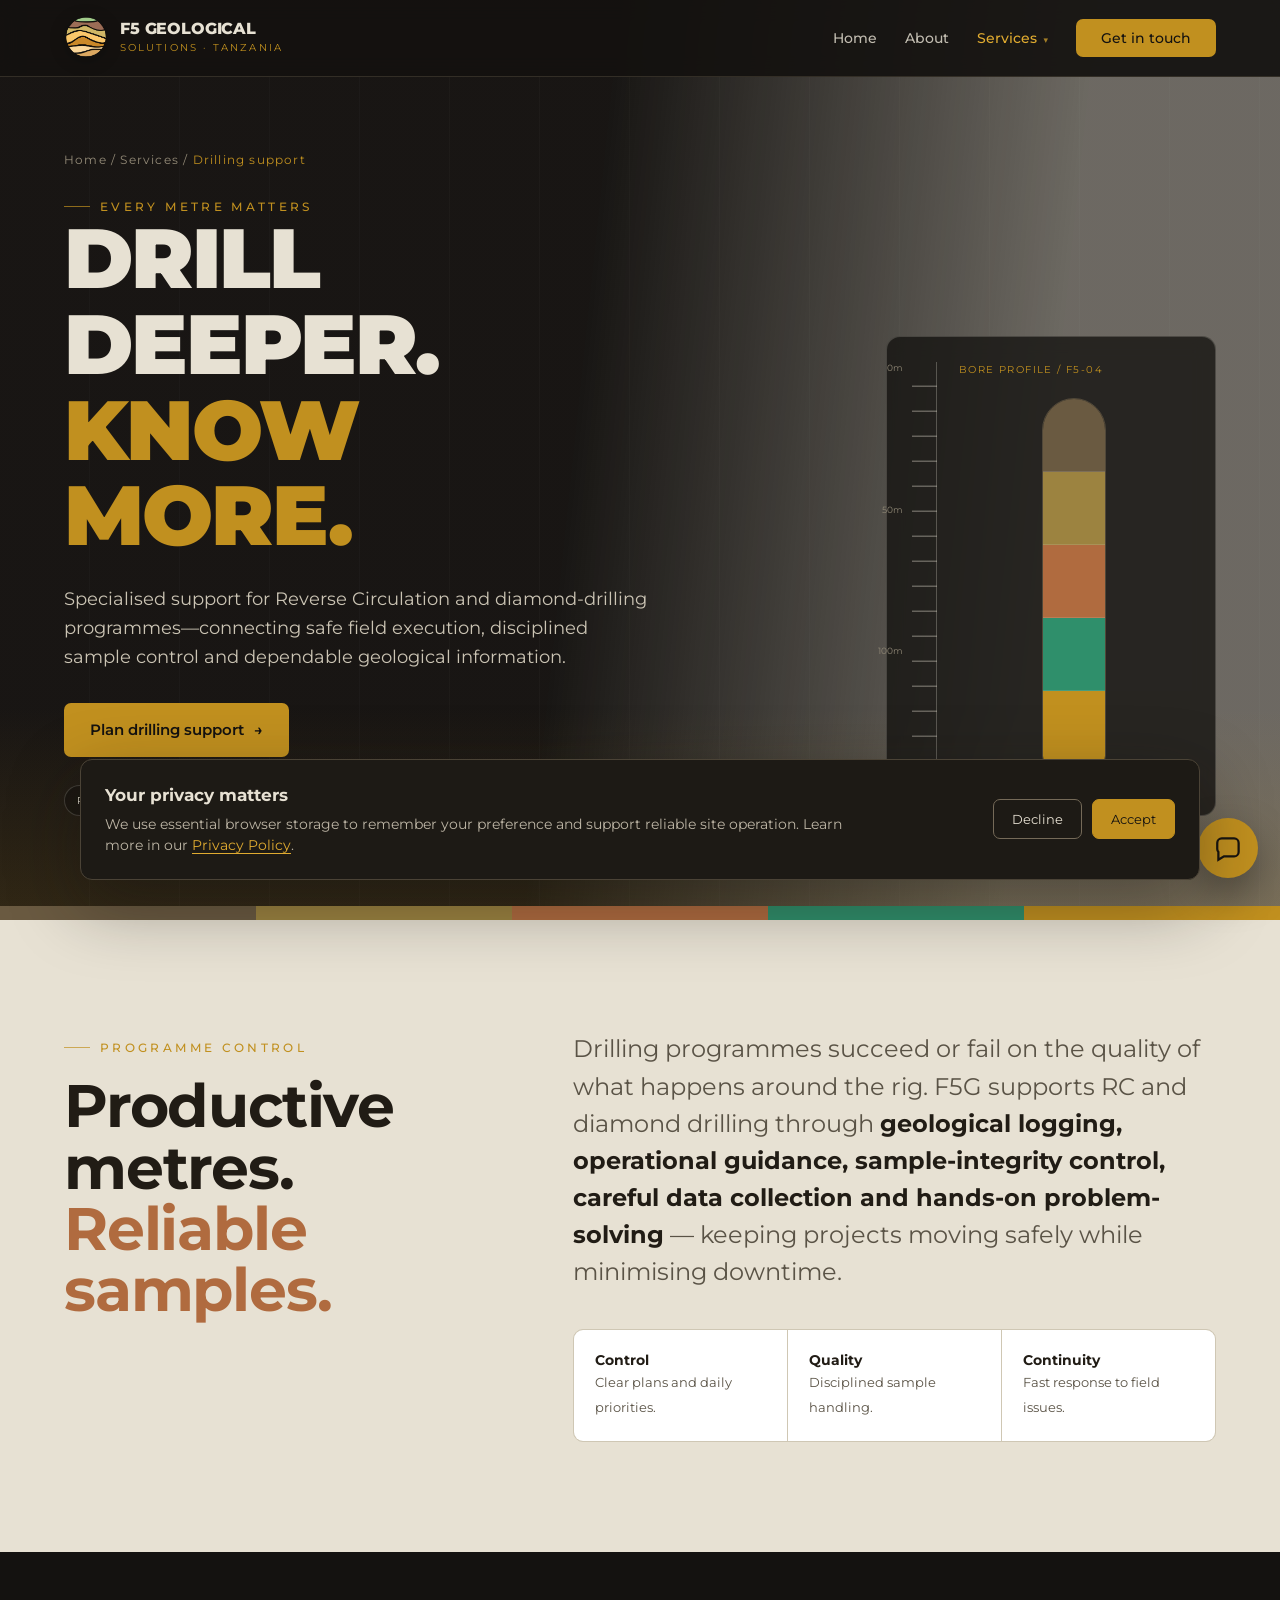
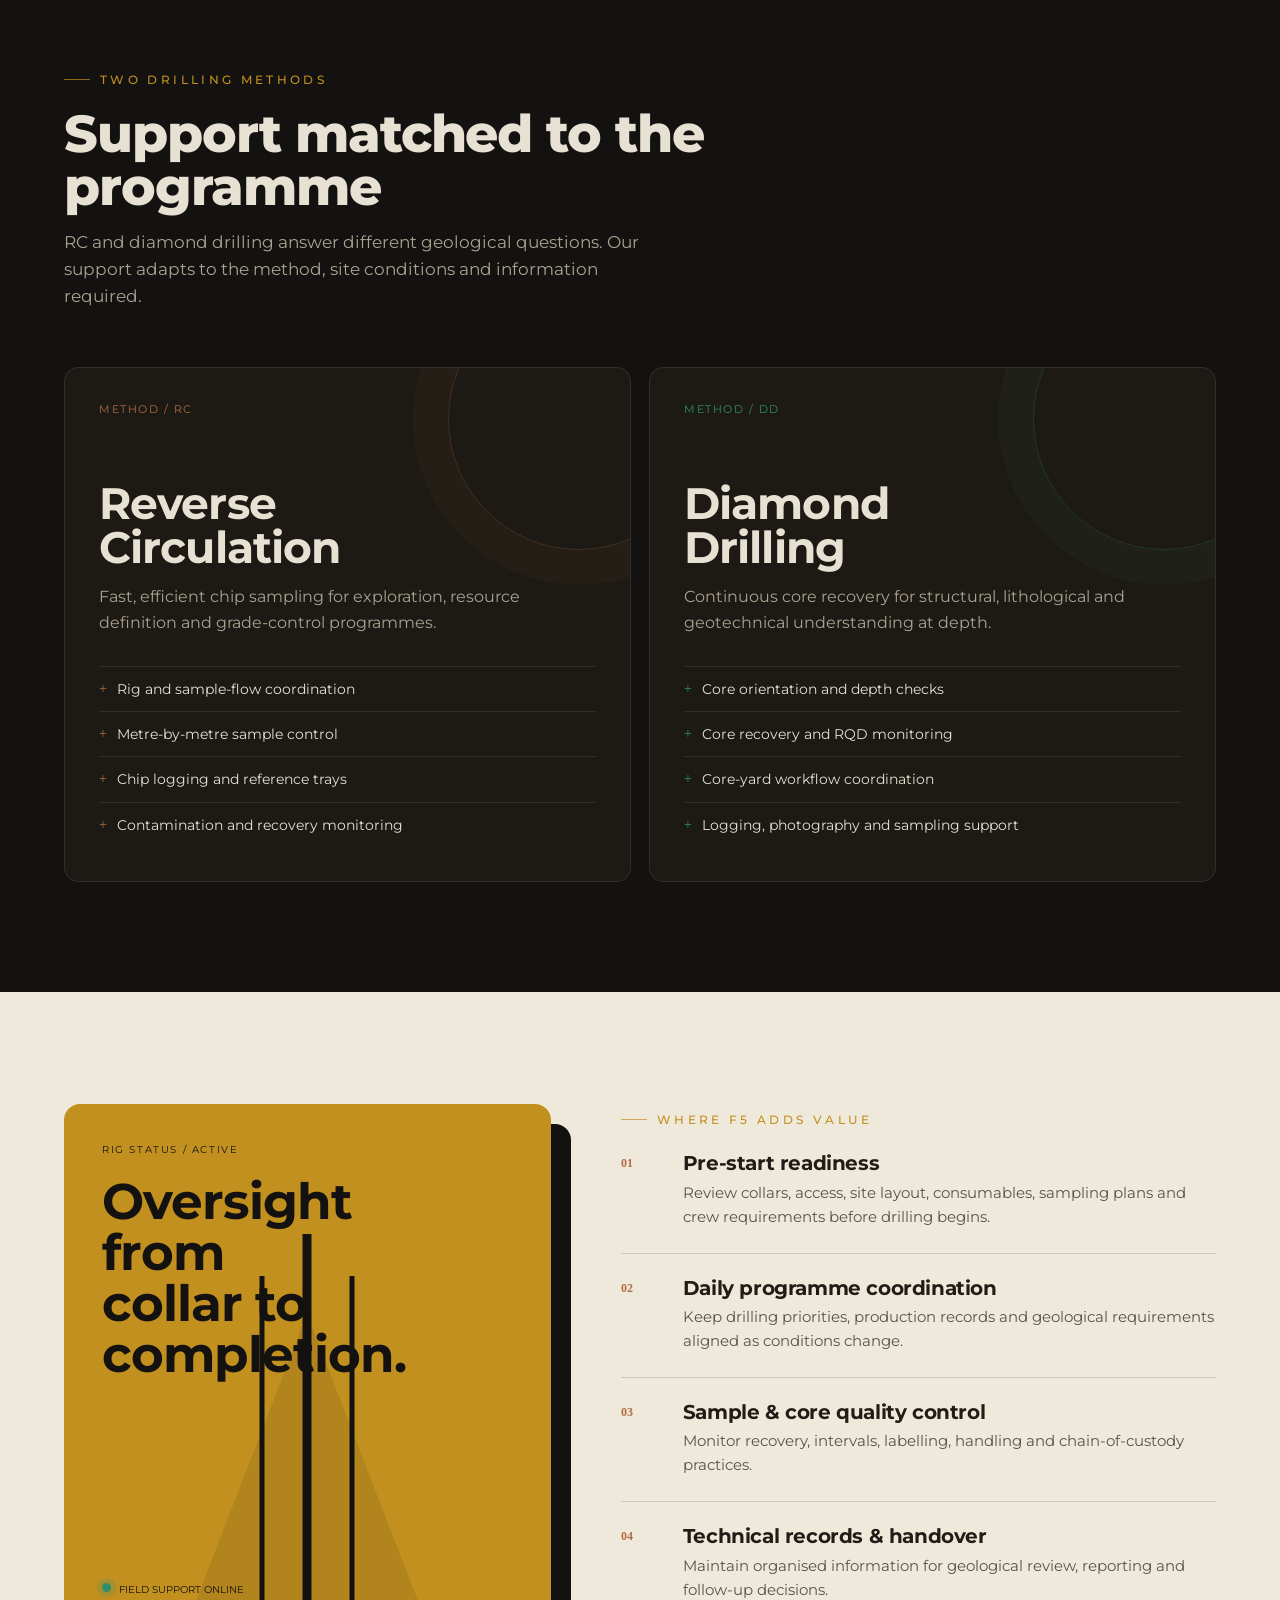
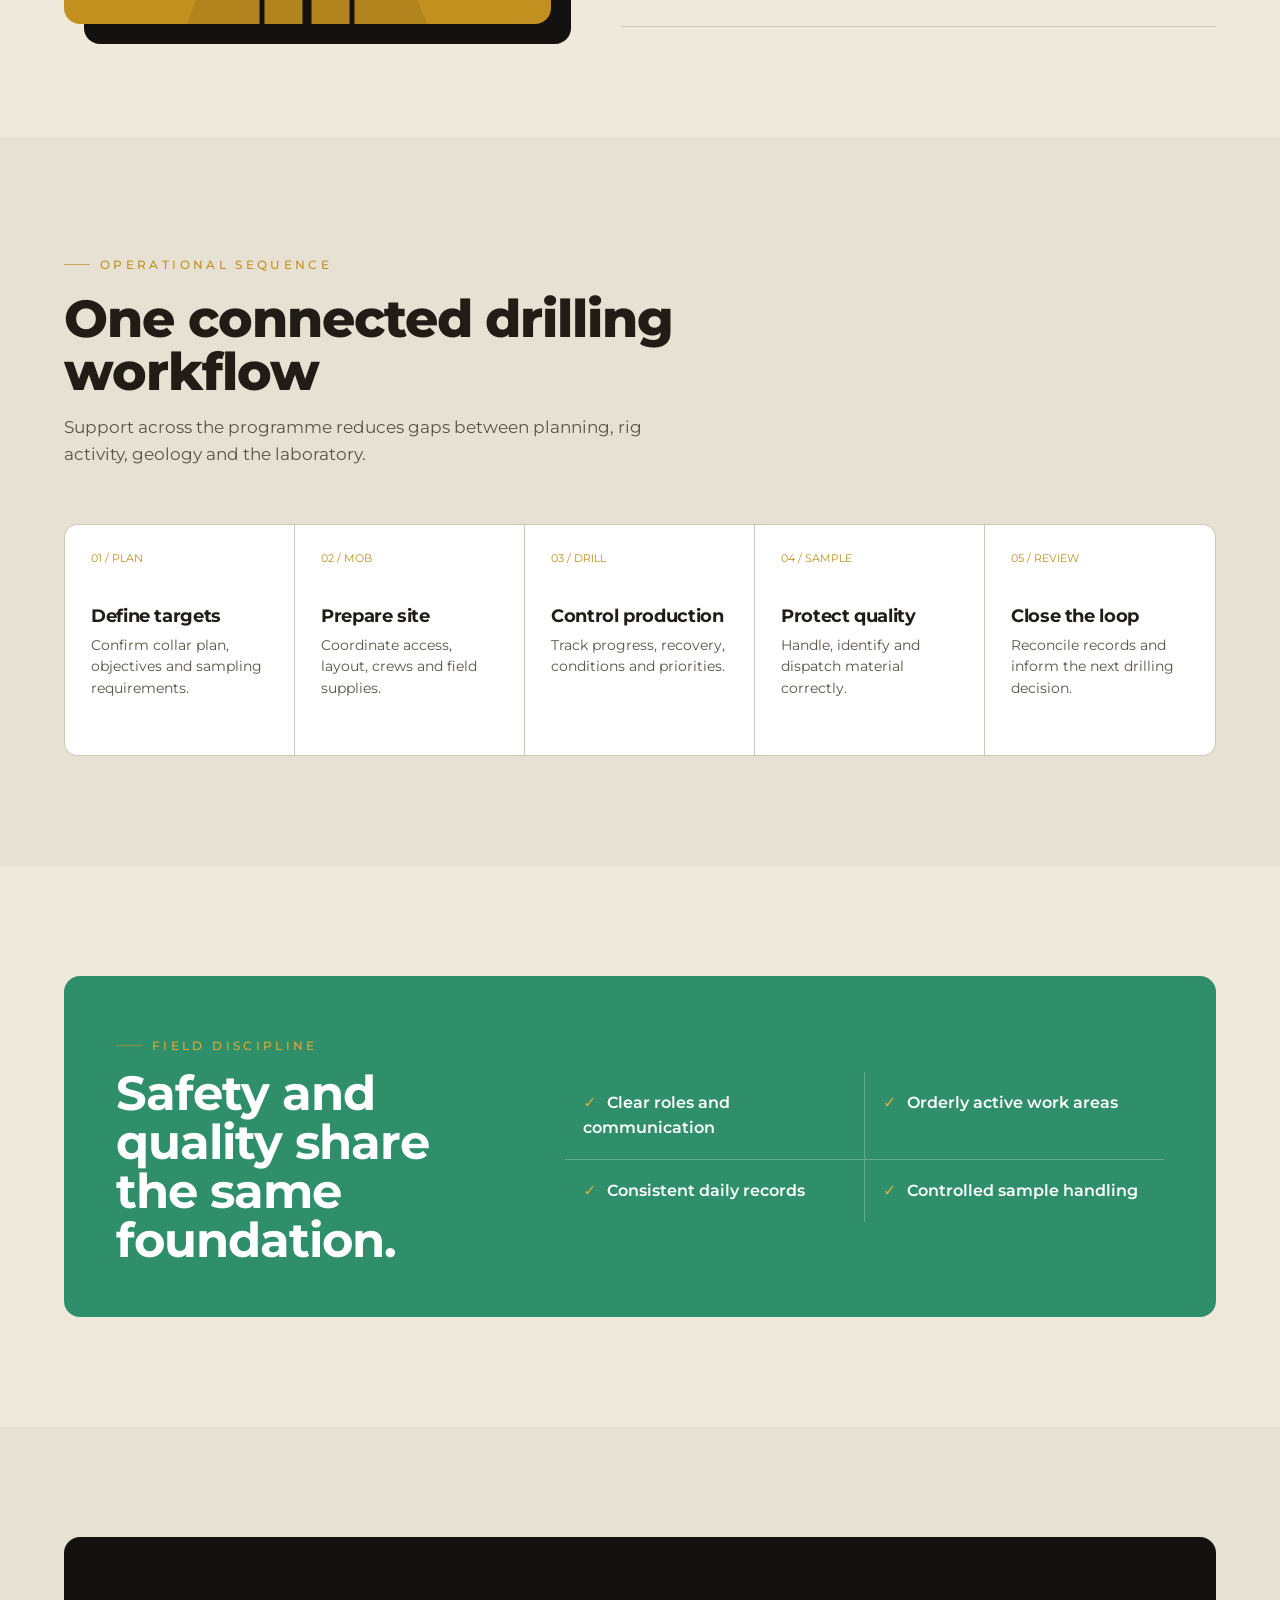
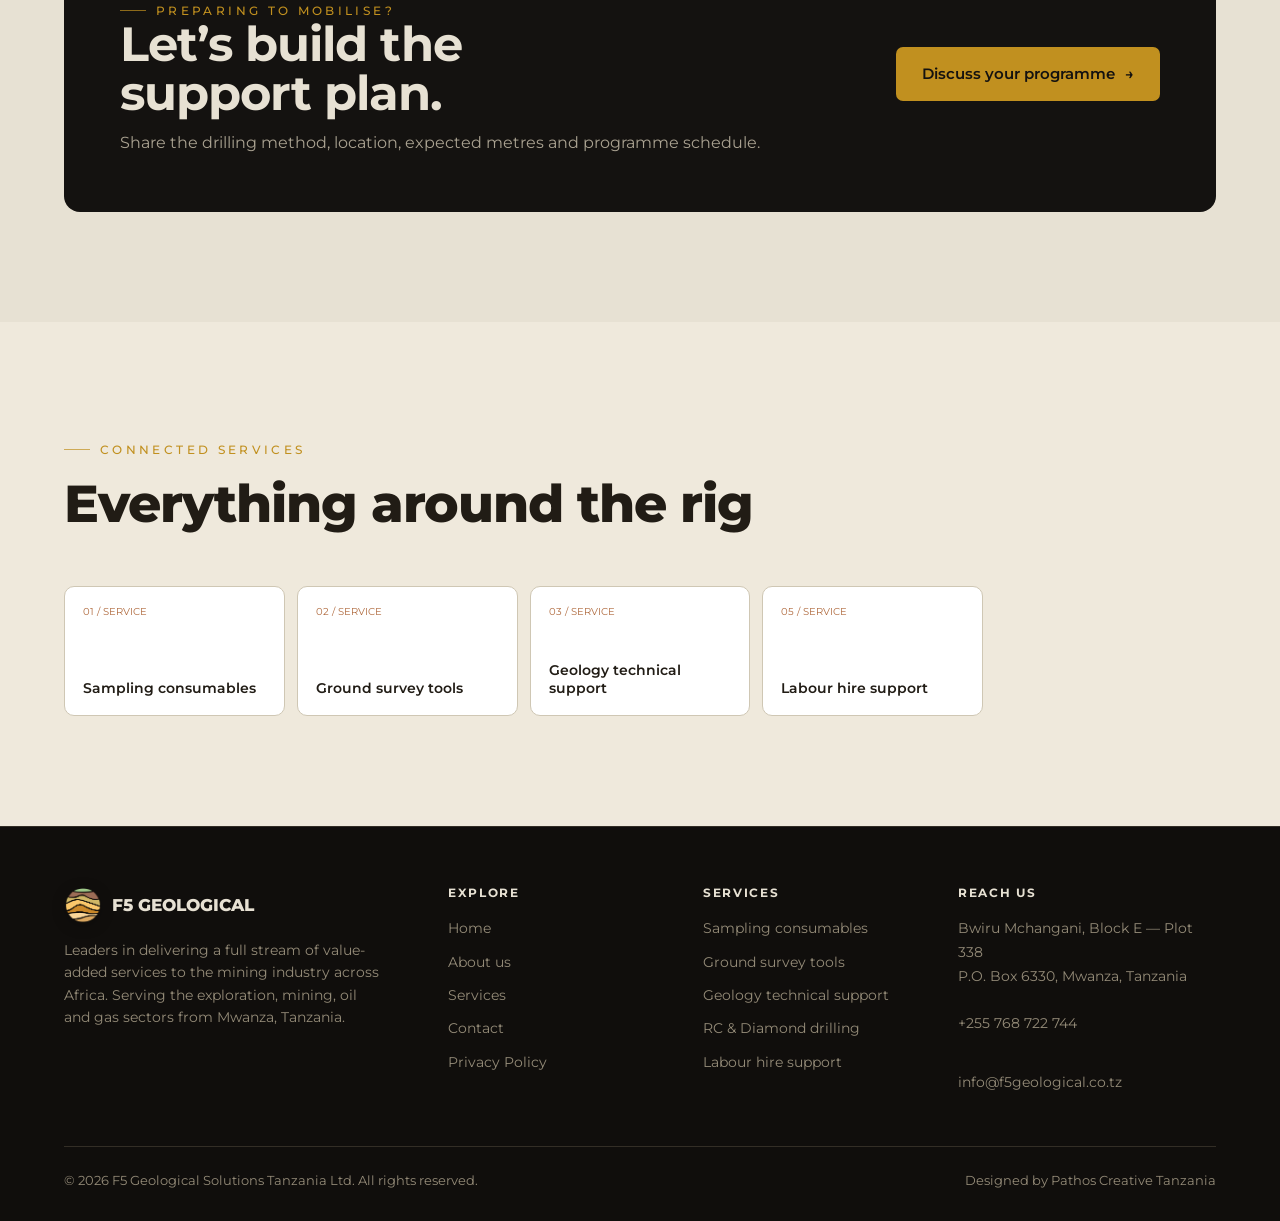
<file: drilling.html>
<!DOCTYPE html>
<html lang="en">
<head>
<meta charset="UTF-8">
<meta name="viewport" content="width=device-width, initial-scale=1.0">
<link rel="icon" type="image/png" href="assets/f5-geological-logo.png">
<title>Reverse Circulation & Diamond drilling support — F5 Geological Solutions Tanzania</title>
<meta name="description" content="Specialised technical support for RC and diamond drilling operations.">
<link rel="preconnect" href="https://fonts.googleapis.com"><link rel="preconnect" href="https://fonts.gstatic.com" crossorigin><link href="https://fonts.googleapis.com/css2?family=Montserrat:wght@400;500;600;700;800;900&display=swap" rel="stylesheet">
<link rel="stylesheet" href="assets/arvin-chat.css">
<style>
:root{
  --basalt:#141210; --basalt-2:#1d1a15;
  --sand:#e7e1d3; --sand-2:#efe9dc;
  --ink:#211c15; --ink-soft:#5a5346;
  --gold:#c1901f; --gold-bright:#e0ab30;
  --malachite:#2f8f6b; --copper:#b06b3f;
  --line:#cfc7b4; --line-dark:#332e26;
  --maxw:1200px; --ease:cubic-bezier(.2,.7,.2,1);
}
*{box-sizing:border-box;margin:0;padding:0}
html{scroll-behavior:smooth}
@media (prefers-reduced-motion:reduce){html{scroll-behavior:auto}}
body{font-family:"IBM Plex Sans",system-ui,sans-serif;background:var(--sand);color:var(--ink);line-height:1.6;-webkit-font-smoothing:antialiased;overflow-x:hidden}
body.menu-open{overflow:hidden}
h1,h2,h3,h4{font-family:"Archivo",sans-serif;line-height:1.02;letter-spacing:-.02em}
a{color:inherit;text-decoration:none}
img{max-width:100%;display:block}
.wrap{max-width:var(--maxw);margin:0 auto;padding:0 24px}
.mono{font-family:"IBM Plex Mono",monospace;letter-spacing:.02em}
.eyebrow{font-family:"IBM Plex Mono",monospace;font-size:12px;letter-spacing:.28em;text-transform:uppercase;color:var(--gold);font-weight:500;display:inline-flex;align-items:center;gap:10px}
.eyebrow::before{content:"";width:26px;height:1px;background:var(--gold);opacity:.7}
.eyebrow.center::before{display:none}

/* ---------- NAV ---------- */
header.nav{position:fixed;top:0;left:0;right:0;z-index:100;transition:background .4s var(--ease),border-color .4s,padding .4s var(--ease);border-bottom:1px solid transparent;padding:16px 0}
header.nav.solid{background:rgba(20,18,16,.92);backdrop-filter:blur(10px);border-bottom:1px solid var(--line-dark)}
header.nav.scrolled{background:rgba(20,18,16,.95);backdrop-filter:blur(10px);border-bottom:1px solid var(--line-dark);padding:11px 0}
.nav-in{display:flex;align-items:center;justify-content:space-between;gap:24px}
.brand{display:flex;align-items:center;gap:12px;color:var(--sand)}
.brand .mark{width:44px;height:44px;object-fit:contain;flex:none;filter:drop-shadow(0 3px 8px rgba(0,0,0,.28))}
.brand b{font-family:"Archivo";font-weight:800;font-size:16px;letter-spacing:-.01em;line-height:1;display:block}
.brand .sub{display:block;font-size:9.5px;letter-spacing:.22em;color:var(--gold);font-family:"IBM Plex Mono";margin-top:3px}
nav.links{display:flex;align-items:center;gap:28px}
nav.links>a,.dd>a{color:var(--sand);font-size:14px;font-weight:500;opacity:.82;transition:opacity .2s,color .2s;padding:4px 0}
nav.links>a:hover,.dd>a:hover,nav.links>a.active,.dd>a.active{opacity:1;color:var(--gold-bright)}
.dd{position:relative;display:flex;align-items:center}
.dd>a::after{content:"▾";font-size:9px;margin-left:6px;opacity:.7}
.dd-menu{position:absolute;top:100%;left:50%;transform:translateX(-50%) translateY(8px);min-width:290px;background:var(--basalt-2);border:1px solid var(--line-dark);border-radius:10px;padding:8px;opacity:0;visibility:hidden;transition:.25s var(--ease);box-shadow:0 30px 60px -30px rgba(0,0,0,.7)}
.dd:hover .dd-menu,.dd:focus-within .dd-menu{opacity:1;visibility:visible;transform:translateX(-50%) translateY(2px)}
.dd-menu a{display:block;padding:11px 14px;border-radius:7px;font-size:13.5px;color:#cfc8b7;transition:background .2s,color .2s}
.dd-menu a:hover{background:var(--basalt);color:var(--gold-bright)}
.nav-cta{background:var(--gold)!important;color:var(--basalt)!important;padding:11px 22px!important;min-width:140px;border-radius:7px;font-weight:600;font-size:14px;line-height:1.2;white-space:nowrap;flex-shrink:0;text-align:center;opacity:1!important;transition:transform .2s var(--ease),background .2s}
.nav-cta:hover{background:var(--gold-bright)!important;transform:translateY(-2px)}
.burger{display:none;background:none;border:0;cursor:pointer;width:44px;height:44px;flex-direction:column;justify-content:center;gap:5px;align-items:flex-end}
.burger span{display:block;height:2px;width:26px;background:var(--sand);transition:.3s var(--ease)}
.burger.open span:nth-child(1){transform:translateY(7px) rotate(45deg)}
.burger.open span:nth-child(2){opacity:0}
.burger.open span:nth-child(3){transform:translateY(-7px) rotate(-45deg)}

/* ---------- BUTTONS ---------- */
.btn{display:inline-flex;align-items:center;gap:10px;padding:15px 26px;border-radius:7px;font-weight:600;font-size:15px;transition:transform .2s var(--ease),background .2s,color .2s,box-shadow .2s;cursor:pointer;border:0;font-family:inherit}
.btn-gold{background:var(--gold);color:var(--basalt)}
.btn-gold:hover{background:var(--gold-bright);transform:translateY(-3px);box-shadow:0 12px 30px -12px rgba(224,171,48,.6)}
.btn-ghost{background:transparent;color:var(--sand);border:1px solid rgba(231,225,211,.28)}
.btn-ghost:hover{border-color:var(--gold);color:var(--gold-bright);transform:translateY(-3px)}
.btn-dark{background:var(--basalt);color:var(--sand)}
.btn-dark:hover{background:var(--basalt-2);transform:translateY(-3px)}
.btn .arr{transition:transform .25s var(--ease)}
.btn:hover .arr{transform:translateX(4px)}

/* ---------- HERO (home) ---------- */
.hero{position:relative;background:var(--basalt);color:var(--sand);min-height:100vh;display:flex;align-items:center;overflow:hidden;padding:130px 0 60px}
.hero-grid{display:grid;grid-template-columns:1.35fr .65fr;gap:40px;align-items:center;width:100%}
.hero h1{font-size:clamp(42px,6.6vw,90px);font-weight:900;text-transform:uppercase;letter-spacing:-.025em}
.hero h1 .g{color:var(--gold)}
.hero h1 .stroke{color:transparent;-webkit-text-stroke:1.5px var(--sand)}
.hero p.lead{max-width:560px;margin:28px 0 34px;font-size:clamp(16px,1.7vw,19px);color:#c8c1b1;line-height:1.55}
.hero-actions{display:flex;flex-wrap:wrap;gap:14px}
.hero-coord{margin-bottom:26px}
.core{position:relative;height:440px;border-radius:10px;overflow:hidden;border:1px solid var(--line-dark);box-shadow:0 40px 80px -40px rgba(0,0,0,.7);display:flex;flex-direction:column}
.core .layer{flex:1;position:relative;display:flex;align-items:center;padding-left:64px;font-family:"IBM Plex Mono";font-size:12px;letter-spacing:.04em;color:rgba(255,255,255,.85);transform:translateY(20px);opacity:0;animation:layerIn .7s var(--ease) forwards}
.core .layer .depth{position:absolute;left:0;top:0;bottom:0;width:52px;border-right:1px solid rgba(255,255,255,.14);display:flex;align-items:center;justify-content:center;font-size:10px;color:rgba(255,255,255,.55);background:rgba(0,0,0,.18)}
.core .layer:nth-child(1){background:linear-gradient(90deg,#4a3f2f,#6a5a41);animation-delay:.15s}
.core .layer:nth-child(2){background:linear-gradient(90deg,#7c6a3e,#9c8340);animation-delay:.28s}
.core .layer:nth-child(3){background:linear-gradient(90deg,#8a5a30,#b06b3f);animation-delay:.41s}
.core .layer:nth-child(4){background:linear-gradient(90deg,#2c5c48,#2f8f6b);animation-delay:.54s}
.core .layer:nth-child(5){background:linear-gradient(90deg,#3a3630,#575047);animation-delay:.67s}
.core .layer:nth-child(6){background:linear-gradient(90deg,#b58a1e,#e0ab30);color:var(--basalt);font-weight:600;animation-delay:.8s}
@keyframes layerIn{to{transform:translateY(0);opacity:1}}
.core-cap{text-align:center;margin-top:14px;font-family:"IBM Plex Mono";font-size:11px;letter-spacing:.16em;color:rgba(255,255,255,.4);text-transform:uppercase}
.hero-scroll{position:absolute;bottom:26px;left:50%;transform:translateX(-50%);font-family:"IBM Plex Mono";font-size:11px;letter-spacing:.2em;color:rgba(255,255,255,.4);text-transform:uppercase;display:flex;flex-direction:column;align-items:center;gap:8px}
.hero-scroll .dot{width:1px;height:34px;background:linear-gradient(var(--gold),transparent);animation:drop 1.8s infinite}
@keyframes drop{0%{transform:scaleY(0);transform-origin:top}50%{transform:scaleY(1);transform-origin:top}51%{transform-origin:bottom}100%{transform:scaleY(0);transform-origin:bottom}}

/* ---------- PAGE HERO (inner pages) ---------- */
.phero{background:var(--basalt);color:var(--sand);padding:160px 0 70px;position:relative;overflow:hidden}
.phero::after{content:"";position:absolute;left:0;right:0;bottom:0;height:14px;display:block}
.phero .bc{font-family:"IBM Plex Mono";font-size:12px;letter-spacing:.1em;color:#948b78;margin-bottom:20px}
.phero .bc a:hover{color:var(--gold)}
.phero .bc span{color:var(--gold)}
.phero h1{font-size:clamp(34px,5.4vw,68px);font-weight:900;max-width:16ch;letter-spacing:-.025em}
.phero h1 .g{color:var(--gold)}
.phero p{max-width:600px;margin-top:20px;color:#c8c1b1;font-size:clamp(15px,1.6vw,18px)}

/* ---------- STATS ---------- */
.stats{background:var(--basalt-2);color:var(--sand);border-top:1px solid var(--line-dark);padding:56px 0}
.stats-grid{display:grid;grid-template-columns:repeat(4,1fr);gap:20px}
.stat{padding:6px 8px;position:relative}
.stat:not(:last-child)::after{content:"";position:absolute;right:-10px;top:6px;bottom:6px;width:1px;background:var(--line-dark)}
.stat .num{font-family:"Archivo";font-weight:900;font-size:clamp(38px,4.6vw,58px);color:var(--gold);line-height:1;letter-spacing:-.02em}
.stat .num .plus{color:var(--sand);font-size:.55em;vertical-align:top;margin-left:2px}
.stat .lab{font-family:"IBM Plex Mono";font-size:12px;letter-spacing:.1em;text-transform:uppercase;color:#a89f8b;margin-top:10px}

/* ---------- SECTION SHELL ---------- */
.band{padding:110px 0}
.band.light{background:var(--sand)}
.band.paper{background:var(--sand-2)}
.sec-head{max-width:720px;margin-bottom:56px}
.sec-head.center{margin-left:auto;margin-right:auto;text-align:center}
.sec-head h2{font-size:clamp(30px,4.4vw,52px);font-weight:800;margin:18px 0 0;letter-spacing:-.02em}
.sec-head p{color:var(--ink-soft);font-size:17px;margin-top:16px;max-width:600px}
.sec-head.center p{margin-left:auto;margin-right:auto}
.strata{height:14px;display:flex;width:100%}
.strata i{flex:1;height:100%}
.strata i:nth-child(1){background:#6a5a41}.strata i:nth-child(2){background:#9c8340}
.strata i:nth-child(3){background:var(--copper)}.strata i:nth-child(4){background:var(--malachite)}
.strata i:nth-child(5){background:var(--gold)}

/* ---------- ABOUT ---------- */
.about-grid{display:grid;grid-template-columns:1fr 1fr;gap:60px;align-items:center}
.about-copy p{color:var(--ink-soft);margin-bottom:18px;font-size:16.5px}
.about-copy p strong{color:var(--ink);font-weight:600}
.about-tags{display:flex;flex-wrap:wrap;gap:10px;margin-top:26px}
.tag{font-family:"IBM Plex Mono";font-size:12px;padding:7px 13px;border:1px solid var(--line);border-radius:20px;color:var(--ink-soft);background:#fff}
.about-photos{position:relative;height:480px}
.about-photos figure{position:absolute;border-radius:10px;overflow:hidden;box-shadow:0 24px 50px -24px rgba(20,18,16,.5);border:4px solid #fff}
.about-photos .p1{width:66%;top:0;left:0;z-index:2}
.about-photos .p2{width:52%;bottom:0;right:0;z-index:3}
.about-photos .p3{width:44%;top:44%;left:6%;z-index:1;opacity:.96}
.about-photos figure img{width:100%;height:100%;object-fit:cover}

/* ---------- SERVICES LOG ---------- */
.log{display:grid;grid-template-columns:64px 1fr;border:1px solid var(--line);border-radius:12px;overflow:hidden;background:#fff}
.log-ruler{background:var(--basalt);position:relative}
.log-ruler .tick{position:absolute;left:0;right:0;display:flex;justify-content:center;font-family:"IBM Plex Mono";font-size:10px;color:rgba(255,255,255,.4)}
.log-items{display:flex;flex-direction:column}
.svc{border-bottom:1px solid var(--line);position:relative;transition:background .3s var(--ease);background:#fff}
.svc:last-child{border-bottom:0}
.svc:hover,.svc.open{background:var(--sand-2)}
.svc-head{display:flex;align-items:center;gap:22px;padding:26px 30px;cursor:pointer}
.svc-idx{font-family:"IBM Plex Mono";font-size:13px;color:var(--gold);font-weight:600;width:34px;flex:none}
.svc-swatch{width:8px;align-self:stretch;border-radius:3px;flex:none;min-height:26px}
.svc-title{font-family:"Archivo";font-weight:700;font-size:clamp(18px,2.2vw,24px);flex:1;letter-spacing:-.01em;transition:color .2s}
.svc:hover .svc-title,.svc.open .svc-title{color:var(--copper)}
.svc-plus{width:34px;height:34px;border:1px solid var(--line);border-radius:50%;display:grid;place-items:center;flex:none;transition:.3s var(--ease);color:var(--ink-soft)}
.svc.open .svc-plus{background:var(--gold);border-color:var(--gold);color:var(--basalt);transform:rotate(135deg)}
.svc-body{max-height:0;overflow:hidden;transition:max-height .5s var(--ease)}
.svc-body-in{padding:0 30px 30px 90px;color:var(--ink-soft);font-size:16px;max-width:820px}
.svc-body-in .feat{display:flex;flex-wrap:wrap;gap:8px;margin:16px 0 20px}
.svc-body-in .feat span{font-family:"IBM Plex Mono";font-size:11.5px;background:#fff;border:1px solid var(--line);padding:6px 11px;border-radius:5px;color:var(--ink)}
.svc-body-in .more{display:inline-flex;align-items:center;gap:8px;font-weight:600;color:var(--copper);font-size:14px}
.svc-body-in .more:hover{color:var(--gold)}

/* ---------- SERVICE CARDS (overview grid) ---------- */
.scards{display:grid;grid-template-columns:repeat(3,1fr);gap:24px}
.scard{background:#fff;border:1px solid var(--line);border-radius:12px;padding:32px 28px;position:relative;overflow:hidden;transition:transform .3s var(--ease),box-shadow .3s;display:flex;flex-direction:column}
.scard:hover{transform:translateY(-6px);box-shadow:0 26px 50px -30px rgba(20,18,16,.4)}
.scard::before{content:"";position:absolute;top:0;left:0;right:0;height:5px;background:var(--accent)}
.scard .idx{font-family:"IBM Plex Mono";font-size:12px;color:var(--accent);font-weight:600;margin-bottom:16px}
.scard h3{font-size:21px;font-weight:700;margin-bottom:12px;letter-spacing:-.01em}
.scard p{color:var(--ink-soft);font-size:15px;flex:1}
.scard .go{margin-top:20px;display:inline-flex;align-items:center;gap:8px;font-weight:600;font-size:14px;color:var(--ink)}
.scard:hover .go{color:var(--copper)}
.scard .go .arr{transition:transform .25s var(--ease)}
.scard:hover .go .arr{transform:translateX(4px)}

/* ---------- SERVICE DETAIL ---------- */
.sd-grid{display:grid;grid-template-columns:1.05fr .95fr;gap:56px;align-items:start}
.sd-copy p{color:var(--ink-soft);font-size:16.5px;margin-bottom:18px}
.sd-copy p strong{color:var(--ink);font-weight:600}
.sd-media{position:relative}
.sd-media img{width:100%;border-radius:12px;border:4px solid #fff;box-shadow:0 30px 60px -34px rgba(20,18,16,.55)}
.sd-media .cap{font-family:"IBM Plex Mono";font-size:11px;letter-spacing:.14em;text-transform:uppercase;color:var(--ink-soft);margin-top:14px;text-align:center}
.sd-list{list-style:none;margin:24px 0 10px;display:grid;gap:12px}
.sd-list li{display:flex;gap:12px;align-items:flex-start;font-size:16px;color:var(--ink)}
.sd-list li::before{content:"▪";color:var(--gold);font-size:18px;line-height:1.3}
.sd-tags{display:flex;flex-wrap:wrap;gap:9px;margin:22px 0 30px}
.sd-tags span{font-family:"IBM Plex Mono";font-size:12px;padding:7px 13px;border:1px solid var(--line);border-radius:20px;color:var(--ink-soft);background:#fff}
.othersvc{display:flex;flex-wrap:wrap;gap:12px;margin-top:14px}
.othersvc a{font-family:"IBM Plex Mono";font-size:13px;padding:11px 16px;border:1px solid var(--line);border-radius:8px;background:#fff;color:var(--ink-soft);transition:.2s}
.othersvc a:hover{border-color:var(--gold);color:var(--ink);transform:translateY(-2px)}

/* ---------- MVV ---------- */
.mvv{display:grid;grid-template-columns:repeat(3,1fr);gap:24px}
.mvv .card{background:var(--basalt);color:var(--sand);border-radius:12px;padding:38px 32px;position:relative;overflow:hidden;transition:transform .3s var(--ease);border:1px solid var(--line-dark)}
.mvv .card:hover{transform:translateY(-6px)}
.mvv .card::before{content:"";position:absolute;top:0;left:0;right:0;height:4px;background:var(--accent)}
.mvv .card:nth-child(1){--accent:var(--gold)}.mvv .card:nth-child(2){--accent:var(--malachite)}.mvv .card:nth-child(3){--accent:var(--copper)}
.mvv .ico{font-size:26px;margin-bottom:18px;color:var(--accent)}
.mvv h3{font-size:22px;font-weight:800;margin-bottom:12px}
.mvv p{color:#bdb6a6;font-size:15.5px}
.mvv .n{position:absolute;right:20px;bottom:6px;font-family:"Archivo";font-weight:900;font-size:80px;color:rgba(255,255,255,.04)}

/* ---------- TEAM ---------- */
.team{display:grid;grid-template-columns:repeat(3,1fr);gap:26px}
.member{background:#fff;border:1px solid var(--line);border-radius:12px;overflow:hidden;transition:transform .3s var(--ease),box-shadow .3s}
.member:hover{transform:translateY(-6px);box-shadow:0 26px 50px -30px rgba(20,18,16,.45)}
.member .ph{aspect-ratio:1/1;overflow:hidden;background:var(--basalt-2)}
.member .ph img{width:100%;height:100%;object-fit:cover;transition:transform .5s var(--ease)}
.member:hover .ph img{transform:scale(1.05)}
.member .info{padding:22px 24px}
.member .role{font-family:"IBM Plex Mono";font-size:11px;letter-spacing:.16em;text-transform:uppercase;color:var(--gold)}
.member h3{font-size:20px;font-weight:700;margin:8px 0 10px}
.member p{color:var(--ink-soft);font-size:14.5px}
.member .li{display:inline-flex;align-items:center;gap:6px;margin-top:14px;font-family:"IBM Plex Mono";font-size:12px;color:var(--copper)}
.member .li:hover{color:var(--gold)}

/* ---------- CTA STRIP ---------- */
.cta-strip{background:var(--basalt);color:var(--sand);border-radius:16px;padding:56px 48px;display:flex;align-items:center;justify-content:space-between;gap:30px;flex-wrap:wrap;position:relative;overflow:hidden;border:1px solid var(--line-dark)}
.cta-strip h2{font-size:clamp(26px,3.4vw,40px);font-weight:800;max-width:16ch}
.cta-strip p{color:#bdb6a6;margin-top:12px;max-width:44ch}

/* ---------- CONTACT ---------- */
.contact{background:var(--basalt);color:var(--sand)}
.contact-grid{display:grid;grid-template-columns:.9fr 1.1fr;gap:56px}
.contact h2{font-size:clamp(30px,4.4vw,52px);font-weight:800;color:var(--sand)}
.contact .lead{color:#bdb6a6;margin:18px 0 34px;font-size:17px;max-width:420px}
.cinfo{display:flex;flex-direction:column;gap:22px}
.cinfo .row{display:flex;gap:16px;align-items:flex-start}
.cinfo .ic{width:44px;height:44px;border:1px solid var(--line-dark);border-radius:9px;display:grid;place-items:center;color:var(--gold);flex:none;font-size:18px}
.cinfo .k{font-family:"IBM Plex Mono";font-size:11px;letter-spacing:.14em;text-transform:uppercase;color:#948b78}
.cinfo .v{font-size:16px;color:var(--sand);margin-top:3px}
.cinfo .v a:hover{color:var(--gold-bright)}
form.cf{background:var(--basalt-2);border:1px solid var(--line-dark);border-radius:14px;padding:34px}
form.cf .fld{margin-bottom:18px}
form.cf label{display:block;font-family:"IBM Plex Mono";font-size:11px;letter-spacing:.12em;text-transform:uppercase;color:#948b78;margin-bottom:8px}
form.cf input,form.cf textarea{width:100%;background:var(--basalt);border:1px solid var(--line-dark);border-radius:8px;padding:13px 15px;color:var(--sand);font-family:"IBM Plex Sans";font-size:15px;transition:border-color .2s}
form.cf input:focus,form.cf textarea:focus{outline:none;border-color:var(--gold)}
form.cf textarea{resize:vertical;min-height:110px}
form.cf .btn-gold{width:100%;justify-content:center;margin-top:6px}
.cf-note{font-family:"IBM Plex Mono";font-size:12px;color:var(--malachite);margin-top:14px;min-height:18px;text-align:center}
.map-wrap{border-radius:14px;overflow:hidden;border:1px solid var(--line-dark);margin-top:44px;filter:grayscale(.3) contrast(1.05)}
.map-wrap iframe{display:block;width:100%;height:340px;border:0}

/* ---------- FOOTER ---------- */
footer{background:#100e0c;color:#948b78;padding:60px 0 30px;border-top:1px solid var(--line-dark)}
.foot-grid{display:grid;grid-template-columns:1.6fr 1fr 1fr 1.2fr;gap:40px;padding-bottom:40px;border-bottom:1px solid var(--line-dark)}
.foot-brand .fb{display:flex;align-items:center;gap:10px;margin-bottom:14px}
.foot-brand .fb .mark{width:38px;height:38px;object-fit:contain;filter:drop-shadow(0 3px 7px rgba(0,0,0,.28))}
.foot-brand b{font-family:"Archivo";font-weight:800;color:var(--sand);font-size:17px}
.foot-brand p{max-width:320px;margin-top:6px;font-size:14px;line-height:1.6}
.foot-col h4{color:var(--sand);font-size:12px;font-family:"IBM Plex Mono";letter-spacing:.14em;text-transform:uppercase;margin-bottom:18px}
.foot-col a{display:block;font-size:14px;margin-bottom:11px;transition:color .2s}
.foot-col a:hover{color:var(--gold)}
.foot-col .addr{font-size:14px;line-height:1.7}
.foot-bot{display:flex;justify-content:space-between;flex-wrap:wrap;gap:12px;padding-top:24px;font-size:12.5px;font-family:"IBM Plex Mono"}

/* ---------- REVEAL ---------- */
.reveal{opacity:0;transform:translateY(28px);transition:opacity .7s var(--ease),transform .7s var(--ease)}
.reveal.in{opacity:1;transform:none}
@media (prefers-reduced-motion:reduce){
  .reveal{opacity:1;transform:none;transition:none}
  .core .layer{animation:none;opacity:1;transform:none}
  .hero-scroll .dot{animation:none}
}

/* ---------- RESPONSIVE ---------- */
@media (max-width:960px){
  .hero-grid{grid-template-columns:1fr;gap:36px}
  .core{height:340px}
  .about-grid,.contact-grid,.sd-grid{grid-template-columns:1fr;gap:40px}
  .about-photos{height:400px;max-width:460px}
  .mvv,.team,.scards{grid-template-columns:1fr}
  .stats-grid{grid-template-columns:repeat(2,1fr);gap:34px 20px}
  .stat:nth-child(2)::after{display:none}
  .foot-grid{grid-template-columns:1fr 1fr;gap:32px}
}
@media (max-width:760px){
  header.nav,header.nav.solid,header.nav.scrolled{backdrop-filter:none;-webkit-backdrop-filter:none}
  nav.links{position:fixed;top:0;right:0;bottom:auto;left:auto;width:min(82vw,340px);height:100vh;height:100dvh;min-height:100vh;background:var(--basalt);flex-direction:column;justify-content:flex-start;align-items:flex-start;gap:6px;padding:96px 32px 40px;transform:translateX(100%);transition:transform .4s var(--ease);border-left:1px solid var(--line-dark);overflow-x:hidden;overflow-y:auto;overscroll-behavior:contain;z-index:105}
  nav.links.open{transform:none;box-shadow:-30px 0 60px -20px rgba(0,0,0,.6)}
  nav.links>a,.dd>a{font-size:18px;padding:10px 0}
  .dd{flex-direction:column;align-items:flex-start;width:100%}
  .dd-menu{position:static;transform:none;opacity:1;visibility:visible;min-width:0;width:100%;background:transparent;border:0;box-shadow:none;padding:0 0 6px 14px}
  .dd-menu a{padding:8px 0;font-size:14px}
  .dd>a::after{display:none}
  .nav-cta{margin-top:10px}
  .burger{display:flex;z-index:110;position:relative}
  .band{padding:80px 0}
  .svc-body-in{padding-left:30px}
  .log{grid-template-columns:0 1fr}.log-ruler{display:none}
  .cta-strip{padding:40px 30px}
  .foot-grid{grid-template-columns:1fr}
}

/* ---------- DRILLING SUPPORT: DEPTH & CIRCULATION PAGE ---------- */
.drill-hero{min-height:780px;padding:150px 0 90px;background:linear-gradient(96deg,rgba(20,18,16,.98) 0 45%,rgba(20,18,16,.58) 80%),url('https://f5geological.co.tz/wp-content/uploads/2025/01/WhatsApp-Image-2025-01-12-at-15.20.05-1-1024x720.jpeg') center/cover;color:var(--sand)}
.drill-hero::before{content:"";position:absolute;inset:0;background:repeating-linear-gradient(90deg,transparent 0 89px,rgba(231,225,211,.045) 90px),linear-gradient(transparent 78%,rgba(193,144,31,.14))}.drill-hero-grid{position:relative;display:grid;grid-template-columns:1.18fr .82fr;gap:72px;align-items:end}.drill-hero h1{font-size:clamp(44px,6.6vw,84px);max-width:10ch;text-transform:uppercase}.drill-hero h1 span{display:block;color:var(--gold)}.drill-hero .lead{font-size:18px;color:#cbc4b4;max-width:590px;margin:26px 0 32px}.drill-tags{display:flex;flex-wrap:wrap;gap:9px;margin-top:28px}.drill-tags span{font:10px "IBM Plex Mono";letter-spacing:.1em;text-transform:uppercase;border:1px solid rgba(231,225,211,.2);border-radius:999px;padding:8px 12px;background:rgba(20,18,16,.48)}
.depth-gauge{height:480px;width:min(100%,330px);justify-self:end;border:1px solid rgba(231,225,211,.2);border-radius:14px;background:rgba(20,18,16,.78);backdrop-filter:blur(9px);padding:26px 26px 26px 72px;position:relative;display:flex;flex-direction:column}.gauge-ruler{position:absolute;left:25px;top:25px;bottom:25px;width:25px;border-right:1px solid rgba(231,225,211,.28);background:repeating-linear-gradient(transparent 0 23px,rgba(231,225,211,.35) 24px 25px)}.gauge-ruler span{position:absolute;right:33px;font:9px "IBM Plex Mono";color:#918977}.gauge-ruler span:nth-child(1){top:0}.gauge-ruler span:nth-child(2){top:33%}.gauge-ruler span:nth-child(3){top:66%}.gauge-ruler span:nth-child(4){bottom:0}.gauge-label{font:10px "IBM Plex Mono";letter-spacing:.14em;color:var(--gold)}.bore{width:64px;flex:1;margin:22px auto 0;border:1px solid #514839;border-radius:32px 32px 8px 8px;overflow:hidden;display:flex;flex-direction:column}.bore i{flex:1;background:var(--rock);border-bottom:1px solid rgba(255,255,255,.12)}.gauge-foot{font:10px "IBM Plex Mono";color:#aaa291;text-align:center;margin-top:12px}
.drill-intro{display:grid;grid-template-columns:.8fr 1.2fr;gap:80px}.drill-intro h2{font-size:clamp(36px,5vw,60px);margin-top:18px}.drill-intro h2 em{color:var(--copper);font-style:normal}.drill-intro-copy>p{font-size:clamp(18px,2vw,24px);line-height:1.55;color:var(--ink-soft)}.drill-intro-copy strong{color:var(--ink)}.drill-values{display:grid;grid-template-columns:repeat(3,1fr);gap:1px;background:var(--line);border:1px solid var(--line);border-radius:10px;overflow:hidden;margin-top:38px}.drill-values div{background:#fff;padding:21px}.drill-values b{display:block;font:700 14px "Archivo"}.drill-values span{font-size:12.5px;color:var(--ink-soft)}
.methods{background:var(--basalt);color:var(--sand)}.methods .sec-head p{color:#aaa291}.method-grid{display:grid;grid-template-columns:1fr 1fr;gap:18px}.method-card{min-height:460px;border:1px solid var(--line-dark);border-radius:14px;padding:34px;background:var(--basalt-2);display:flex;flex-direction:column;position:relative;overflow:hidden;transition:.3s}.method-card:hover{transform:translateY(-5px);border-color:var(--accent)}.method-card::after{content:"";position:absolute;right:-80px;top:-80px;width:260px;height:260px;border:1px solid color-mix(in srgb,var(--accent) 25%,transparent);border-radius:50%;box-shadow:0 0 0 35px color-mix(in srgb,var(--accent) 5%,transparent)}.method-code{font:11px "IBM Plex Mono";letter-spacing:.14em;color:var(--accent)}.method-card h3{font-size:clamp(30px,4vw,44px);margin:65px 0 14px;max-width:9ch}.method-card>p{color:#aaa291;max-width:47ch}.method-list{list-style:none;margin-top:auto;padding-top:30px}.method-list li{padding:11px 0;border-top:1px solid var(--line-dark);font-size:14px;display:flex;gap:10px}.method-list li::before{content:"+";color:var(--accent);font-family:"IBM Plex Mono"}
.support-grid{display:grid;grid-template-columns:.9fr 1.1fr;gap:70px;align-items:center}.rig-panel{min-height:520px;border-radius:16px;background:var(--gold);padding:38px;color:var(--basalt);position:relative;overflow:hidden;box-shadow:20px 20px 0 var(--basalt)}.rig-panel::before{content:"";position:absolute;left:50%;bottom:0;width:9px;height:75%;background:var(--basalt);transform:translateX(-50%);box-shadow:-45px 40px 0 -2px var(--basalt),45px 40px 0 -2px var(--basalt)}.rig-panel::after{content:"";position:absolute;left:50%;bottom:0;border-left:120px solid transparent;border-right:120px solid transparent;border-bottom:310px solid rgba(20,18,16,.09);transform:translateX(-50%)}.rig-panel>*{position:relative;z-index:1}.rig-panel .mono{font-size:10px;letter-spacing:.16em}.rig-panel h2{font-size:clamp(34px,4vw,50px);max-width:8ch;margin-top:18px}.rig-panel .status{position:absolute;bottom:28px;display:flex;gap:8px;font:10px "IBM Plex Mono"}.status i{width:9px;height:9px;border-radius:50%;background:var(--malachite);box-shadow:0 0 0 5px rgba(47,143,107,.2)}
.support-list{counter-reset:support}.support-item{counter-increment:support;padding:24px 0 24px 62px;border-bottom:1px solid var(--line);position:relative}.support-item::before{content:"0" counter(support);position:absolute;left:0;top:27px;font:600 12px "IBM Plex Mono";color:var(--copper)}.support-item h3{font-size:20px;margin-bottom:7px}.support-item p{color:var(--ink-soft);font-size:15px}
.drill-flow{display:grid;grid-template-columns:repeat(5,1fr);border:1px solid var(--line);border-radius:13px;overflow:hidden;background:#fff}.drill-flow article{min-height:230px;padding:26px;border-right:1px solid var(--line)}.drill-flow article:last-child{border-right:0}.drill-flow .n{font:11px "IBM Plex Mono";color:var(--gold);margin-bottom:42px}.drill-flow h3{font-size:18px;margin-bottom:9px}.drill-flow p{font-size:13.5px;color:var(--ink-soft)}
.safety-band{background:var(--malachite);color:#fff;border-radius:16px;padding:52px;display:grid;grid-template-columns:.8fr 1.2fr;gap:50px;align-items:center}.safety-band h2{font-size:clamp(30px,4vw,48px)}.safety-checks{display:grid;grid-template-columns:1fr 1fr;gap:1px;background:rgba(255,255,255,.25)}.safety-checks div{padding:18px;background:var(--malachite);font-weight:600}.safety-checks div::before{content:"✓";color:var(--gold-bright);margin-right:10px}
.drill-cta{background:var(--basalt);color:var(--sand);border-radius:16px;padding:56px;display:grid;grid-template-columns:1fr auto;gap:35px;align-items:center}.drill-cta h2{font-size:clamp(30px,4vw,48px);max-width:15ch}.drill-cta p{color:#aaa291;margin-top:12px}.drill-related{display:grid;grid-template-columns:repeat(5,1fr);gap:12px}.drill-related a{min-height:130px;background:#fff;border:1px solid var(--line);border-radius:10px;padding:18px;display:flex;flex-direction:column;justify-content:space-between;font:600 14px "Archivo";transition:.25s}.drill-related a span{font:10px "IBM Plex Mono";color:var(--copper)}.drill-related a:hover{background:var(--basalt);color:var(--sand);transform:translateY(-4px)}
@media(max-width:960px){.drill-hero-grid,.drill-intro,.support-grid,.safety-band{grid-template-columns:1fr}.depth-gauge{justify-self:start}.drill-flow{grid-template-columns:repeat(2,1fr)}.drill-flow article{border-bottom:1px solid var(--line)}.drill-related{grid-template-columns:repeat(2,1fr)}}
@media(max-width:650px){.drill-hero{min-height:auto;padding-top:130px}.drill-hero h1{font-size:39px}.drill-tags{display:none}.depth-gauge{height:400px;width:280px}.drill-values,.method-grid,.drill-flow,.safety-checks{grid-template-columns:1fr}.rig-panel{min-height:420px;box-shadow:10px 10px 0 var(--basalt)}.drill-flow article{border-right:0}.safety-band,.drill-cta{grid-template-columns:1fr;padding:36px 28px}.drill-related{grid-template-columns:1fr}}

/* Unified site typography */
body,body *,button,input,select,textarea{font-family:"Montserrat",system-ui,sans-serif!important}
</style>
<link rel="stylesheet" href="assets/privacy-consent.css">
</head>
<body>
<header class="nav solid" id="nav">
  <div class="wrap nav-in">
    <a class="brand" href="index.html" aria-label="F5 Geological home">
      <img class="mark" src="assets/f5-geological-logo.png" alt="" width="44" height="44">
      <span><b>F5 GEOLOGICAL</b><span class="sub">SOLUTIONS · TANZANIA</span></span>
    </a>
    <nav class="links" id="links">
      <a href="index.html">Home</a>
      <a href="about.html">About</a>
      <span class="dd">
        <a href="services.html" class="active">Services</a>
        <span class="dd-menu">
          <a href="sampling-consumables.html">Sampling consumables</a>
          <a href="ground-survey.html">Ground survey tools</a>
          <a href="geology-support.html">Geology technical support</a>
          <a href="drilling.html">RC &amp; Diamond drilling</a>
          <a href="labour-hire.html">Labour hire support</a>
        </span>
      </span>
      <a href="contact.html" class="nav-cta">Get in touch</a>
    </nav>
    <button class="burger" id="burger" aria-label="Menu" aria-expanded="false"><span></span><span></span><span></span></button>
  </div>
</header>
<section class="phero drill-hero"><div class="wrap drill-hero-grid">
  <div><div class="bc"><a href="index.html">Home</a> / <a href="services.html">Services</a> / <span>Drilling support</span></div><div class="eyebrow">Every metre matters</div><h1>Drill deeper. <span>Know more.</span></h1><p class="lead">Specialised support for Reverse Circulation and diamond-drilling programmes—connecting safe field execution, disciplined sample control and dependable geological information.</p><a href="contact.html" class="btn btn-gold">Plan drilling support <span class="arr">→</span></a><div class="drill-tags"><span>RC drilling</span><span>Diamond drilling</span><span>Technical oversight</span></div></div>
  <aside class="depth-gauge reveal" aria-label="Illustrated drilling depth gauge"><div class="gauge-ruler"><span>0m</span><span>50m</span><span>100m</span><span>150m</span></div><div class="gauge-label">BORE PROFILE / F5-04</div><div class="bore"><i style="--rock:#6a5a41"></i><i style="--rock:#9c8340"></i><i style="--rock:#b06b3f"></i><i style="--rock:#2f8f6b"></i><i style="--rock:#c1901f"></i></div><div class="gauge-foot">TARGET DEPTH / PROGRAMME LED</div></aside>
</div></section>
<div class="strata"><i></i><i></i><i></i><i></i><i></i></div>

<section class="band light"><div class="wrap drill-intro"><div class="reveal"><div class="eyebrow">Programme control</div><h2>Productive metres. <em>Reliable samples.</em></h2></div><div class="drill-intro-copy reveal"><p>Drilling programmes succeed or fail on the quality of what happens around the rig. F5G supports RC and diamond drilling through <strong>geological logging, operational guidance, sample-integrity control, careful data collection and hands-on problem-solving</strong> — keeping projects moving safely while minimising downtime.</p><div class="drill-values"><div><b>Control</b><span>Clear plans and daily priorities.</span></div><div><b>Quality</b><span>Disciplined sample handling.</span></div><div><b>Continuity</b><span>Fast response to field issues.</span></div></div></div></div></section>

<section class="band methods"><div class="wrap"><div class="sec-head reveal"><div class="eyebrow">Two drilling methods</div><h2>Support matched to the programme</h2><p>RC and diamond drilling answer different geological questions. Our support adapts to the method, site conditions and information required.</p></div><div class="method-grid">
  <article class="method-card reveal" style="--accent:var(--copper)"><div class="method-code">METHOD / RC</div><h3>Reverse Circulation</h3><p>Fast, efficient chip sampling for exploration, resource definition and grade-control programmes.</p><ul class="method-list"><li>Rig and sample-flow coordination</li><li>Metre-by-metre sample control</li><li>Chip logging and reference trays</li><li>Contamination and recovery monitoring</li></ul></article>
  <article class="method-card reveal" style="--accent:var(--malachite)"><div class="method-code">METHOD / DD</div><h3>Diamond Drilling</h3><p>Continuous core recovery for structural, lithological and geotechnical understanding at depth.</p><ul class="method-list"><li>Core orientation and depth checks</li><li>Core recovery and RQD monitoring</li><li>Core-yard workflow coordination</li><li>Logging, photography and sampling support</li></ul></article>
</div></div></section>

<section class="band paper"><div class="wrap support-grid"><div class="rig-panel reveal"><div class="mono">RIG STATUS / ACTIVE</div><h2>Oversight from collar to completion.</h2><div class="status"><i></i><span>FIELD SUPPORT ONLINE</span></div></div><div class="reveal"><div class="eyebrow">Where F5 adds value</div><div class="support-list"><div class="support-item"><h3>Pre-start readiness</h3><p>Review collars, access, site layout, consumables, sampling plans and crew requirements before drilling begins.</p></div><div class="support-item"><h3>Daily programme coordination</h3><p>Keep drilling priorities, production records and geological requirements aligned as conditions change.</p></div><div class="support-item"><h3>Sample & core quality control</h3><p>Monitor recovery, intervals, labelling, handling and chain-of-custody practices.</p></div><div class="support-item"><h3>Technical records & handover</h3><p>Maintain organised information for geological review, reporting and follow-up decisions.</p></div></div></div></div></section>

<section class="band light"><div class="wrap"><div class="sec-head reveal"><div class="eyebrow">Operational sequence</div><h2>One connected drilling workflow</h2><p>Support across the programme reduces gaps between planning, rig activity, geology and the laboratory.</p></div><div class="drill-flow reveal"><article><div class="n">01 / PLAN</div><h3>Define targets</h3><p>Confirm collar plan, objectives and sampling requirements.</p></article><article><div class="n">02 / MOB</div><h3>Prepare site</h3><p>Coordinate access, layout, crews and field supplies.</p></article><article><div class="n">03 / DRILL</div><h3>Control production</h3><p>Track progress, recovery, conditions and priorities.</p></article><article><div class="n">04 / SAMPLE</div><h3>Protect quality</h3><p>Handle, identify and dispatch material correctly.</p></article><article><div class="n">05 / REVIEW</div><h3>Close the loop</h3><p>Reconcile records and inform the next drilling decision.</p></article></div></div></section>

<section class="band paper"><div class="wrap"><div class="safety-band reveal"><div><div class="eyebrow" style="color:var(--gold-bright)">Field discipline</div><h2 style="margin-top:14px">Safety and quality share the same foundation.</h2></div><div class="safety-checks"><div>Clear roles and communication</div><div>Orderly active work areas</div><div>Consistent daily records</div><div>Controlled sample handling</div></div></div></div></section>

<section class="band light"><div class="wrap"><div class="drill-cta reveal"><div><div class="eyebrow">Preparing to mobilise?</div><h2>Let’s build the support plan.</h2><p>Share the drilling method, location, expected metres and programme schedule.</p></div><a href="contact.html" class="btn btn-gold">Discuss your programme <span class="arr">→</span></a></div></div></section>

<section class="band paper"><div class="wrap"><div class="sec-head reveal"><div class="eyebrow">Connected services</div><h2>Everything around the rig</h2></div><div class="drill-related reveal"><a href="sampling-consumables.html"><span>01 / SERVICE</span>Sampling consumables</a><a href="ground-survey.html"><span>02 / SERVICE</span>Ground survey tools</a><a href="geology-support.html"><span>03 / SERVICE</span>Geology technical support</a><a href="labour-hire.html"><span>05 / SERVICE</span>Labour hire support</a></div></div></section>

<footer>
  <div class="wrap">
    <div class="foot-grid">
      <div class="foot-brand">
        <div class="fb"><img class="mark" src="assets/f5-geological-logo.png" alt="" width="38" height="38"><b>F5 GEOLOGICAL</b></div>
        <p>Leaders in delivering a full stream of value-added services to the mining industry across Africa. Serving the exploration, mining, oil and gas sectors from Mwanza, Tanzania.</p>
      </div>
      <div class="foot-col">
        <h4>Explore</h4>
        <a href="index.html">Home</a>
        <a href="about.html">About us</a>
        <a href="services.html">Services</a>

        <a href="contact.html">Contact</a>
        <a href="privacy-policy.html">Privacy Policy</a>
      </div>
      <div class="foot-col">
        <h4>Services</h4>
        <a href="sampling-consumables.html">Sampling consumables</a>
        <a href="ground-survey.html">Ground survey tools</a>
        <a href="geology-support.html">Geology technical support</a>
        <a href="drilling.html">RC &amp; Diamond drilling</a>
        <a href="labour-hire.html">Labour hire support</a>
      </div>
      <div class="foot-col">
        <h4>Reach us</h4>
        <p class="addr">Bwiru Mchangani, Block E — Plot 338<br>P.O. Box 6330, Mwanza, Tanzania<br><br><a href="tel:+255768722744">+255 768 722 744</a><br><a href="mailto:info@f5geological.co.tz">info@f5geological.co.tz</a></p>
      </div>
    </div>
    <div class="foot-bot">
      <span>© 2026 F5 Geological Solutions Tanzania Ltd. All rights reserved.</span>
      <span>Designed by Pathos Creative Tanzania</span>
    </div>
  </div>
</footer>
<script>
/* ---- nav scroll state ---- */
const nav=document.getElementById('nav');
if(nav){
  const solid=nav.classList.contains('solid');
  addEventListener('scroll',()=>nav.classList.toggle('scrolled',scrollY>40),{passive:true});
}
/* ---- mobile menu ---- */
const burger=document.getElementById('burger'),links=document.getElementById('links');
if(burger&&links){
  burger.addEventListener('click',()=>{const o=links.classList.toggle('open');burger.classList.toggle('open',o);burger.setAttribute('aria-expanded',o);document.body.classList.toggle('menu-open',o);});
  links.querySelectorAll('a').forEach(a=>a.addEventListener('click',()=>{
    if(a.parentElement.classList.contains('dd'))return; /* let dropdown parent stay */
    links.classList.remove('open');burger.classList.remove('open');burger.setAttribute('aria-expanded',false);document.body.classList.remove('menu-open');
  }));
}
/* ---- reveal on scroll ---- */
const ro=new IntersectionObserver((es)=>es.forEach(e=>{if(e.isIntersecting){e.target.classList.add('in');ro.unobserve(e.target);}}),{threshold:.15});
document.querySelectorAll('.reveal').forEach(el=>ro.observe(el));
/* ---- count-up stats ---- */
const seen=new WeakSet();
const so=new IntersectionObserver((es)=>es.forEach(e=>{
  if(e.isIntersecting&&!seen.has(e.target)){
    seen.add(e.target);
    const el=e.target,target=+el.dataset.count;let n=0;const step=Math.max(1,Math.ceil(target/45));
    const plus=el.querySelector('.plus')?el.querySelector('.plus').outerHTML:'';
    const t=setInterval(()=>{n+=step;if(n>=target){n=target;clearInterval(t);}el.innerHTML=n+plus;},26);
  }
}),{threshold:.6});
document.querySelectorAll('.num[data-count]').forEach(el=>so.observe(el));
/* ---- services accordion (home + services page) ---- */
document.querySelectorAll('.svc .svc-head').forEach(h=>{
  h.addEventListener('click',()=>{
    const el=h.parentElement,open=el.classList.contains('open');
    document.querySelectorAll('.svc').forEach(o=>{o.classList.remove('open');const b=o.querySelector('.svc-body');if(b)b.style.maxHeight=null;});
    if(!open){el.classList.add('open');const b=el.querySelector('.svc-body');b.style.maxHeight=b.scrollHeight+'px';}
  });
});
/* open first item by default if a log exists */
(function(){const f=document.querySelector('.svc');if(f){f.classList.add('open');const b=f.querySelector('.svc-body');if(b)requestAnimationFrame(()=>b.style.maxHeight=b.scrollHeight+'px');}})();
/* ruler ticks */
const ruler=document.getElementById('ruler');
if(ruler){for(let i=0;i<=6;i++){const t=document.createElement('div');t.className='tick';t.style.top=(i/6*100)+'%';t.textContent=(i*40)+'m';ruler.appendChild(t);}}
/* ---- contact form (front-end only) ---- */
const cf=document.getElementById('cf');
if(cf){
  cf.addEventListener('submit',ev=>{
    ev.preventDefault();
    const f=ev.target,note=document.getElementById('cfnote');
    if(!f.n.value||!f.e.value||!f.m.value){note.style.color='var(--copper)';note.textContent='Please complete name, email and message.';return;}
    const body=encodeURIComponent(`Name: ${f.n.value}\nEmail: ${f.e.value}\nService: ${f.s?f.s.value:''}\n\n${f.m.value}`);
    note.style.color='var(--malachite)';note.textContent='Opening your email app…';
    window.location.href=`mailto:info@f5geological.co.tz?subject=${encodeURIComponent('Enquiry from '+f.n.value)}&body=${body}`;
  });
}

</script>
<script src="assets/arvin-chat.js" defer></script>
<script src="assets/privacy-consent.js" defer></script>
</body>
</html>
</file>
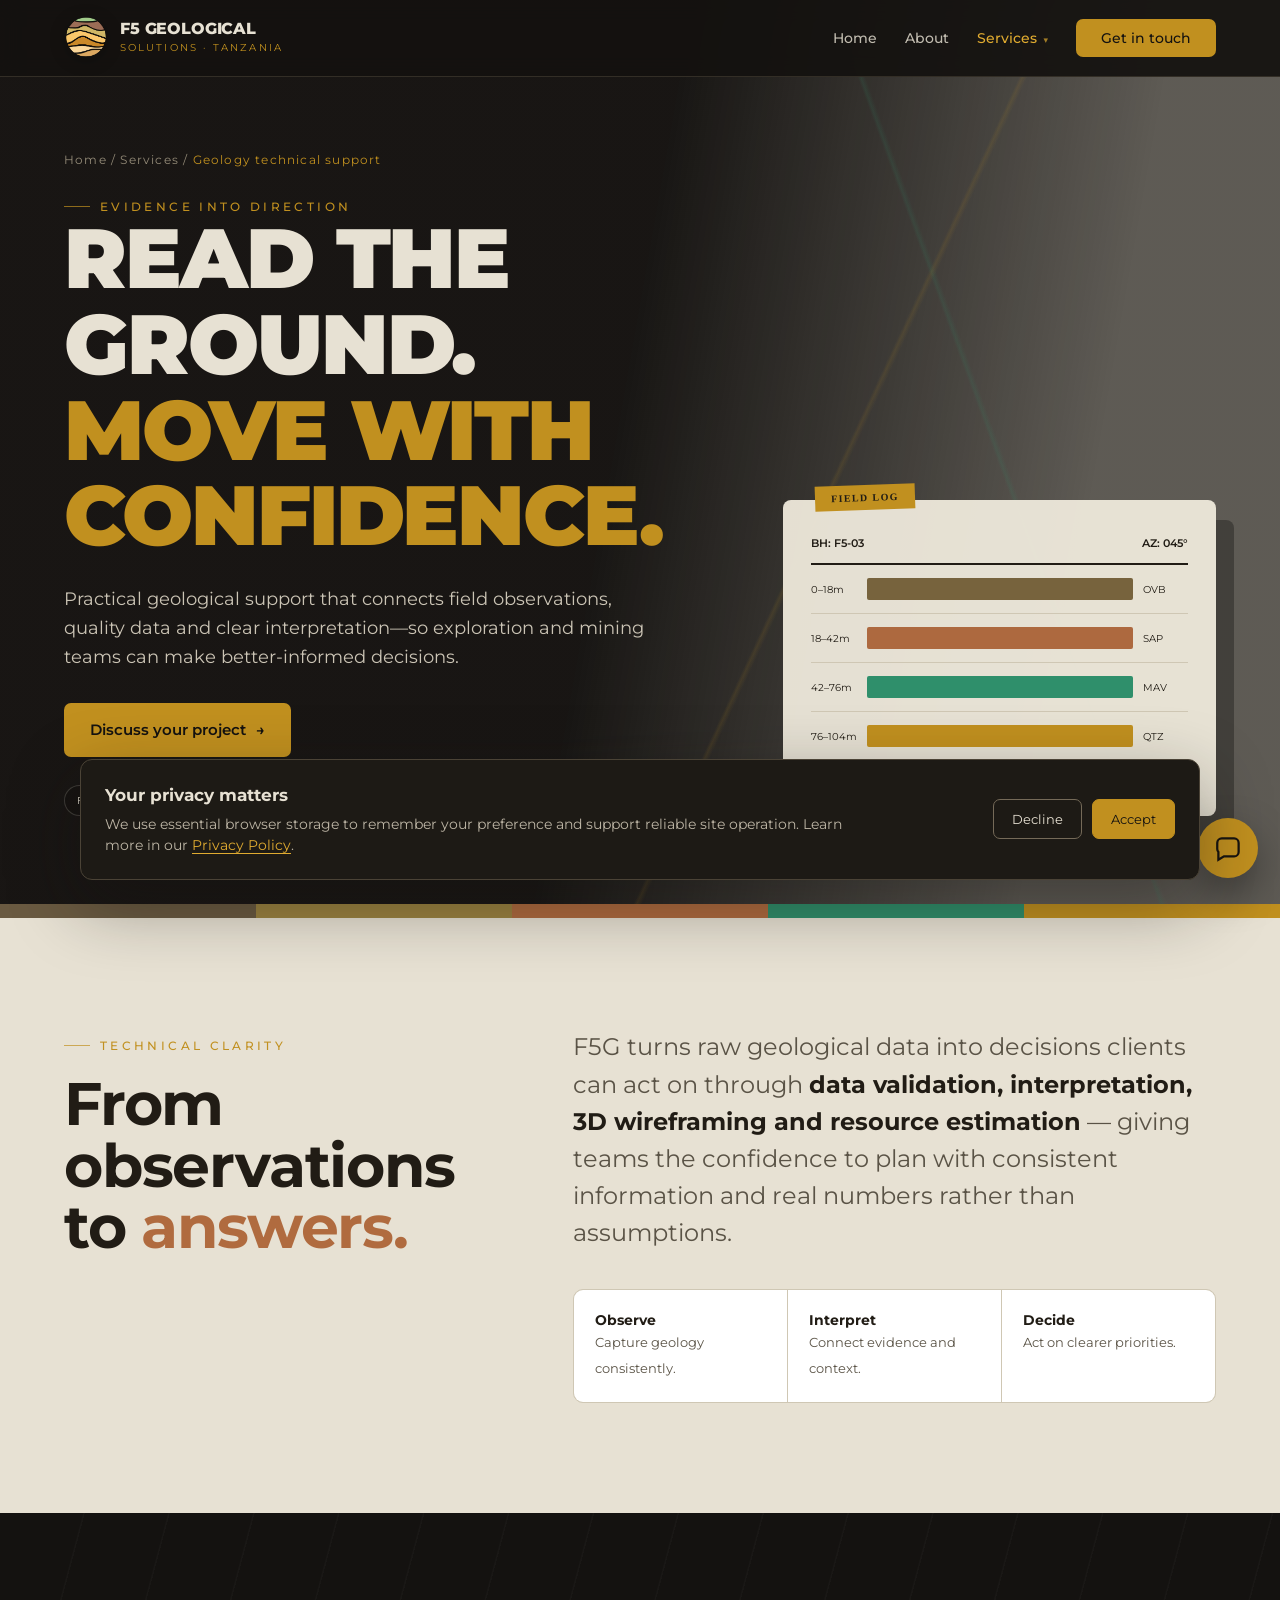
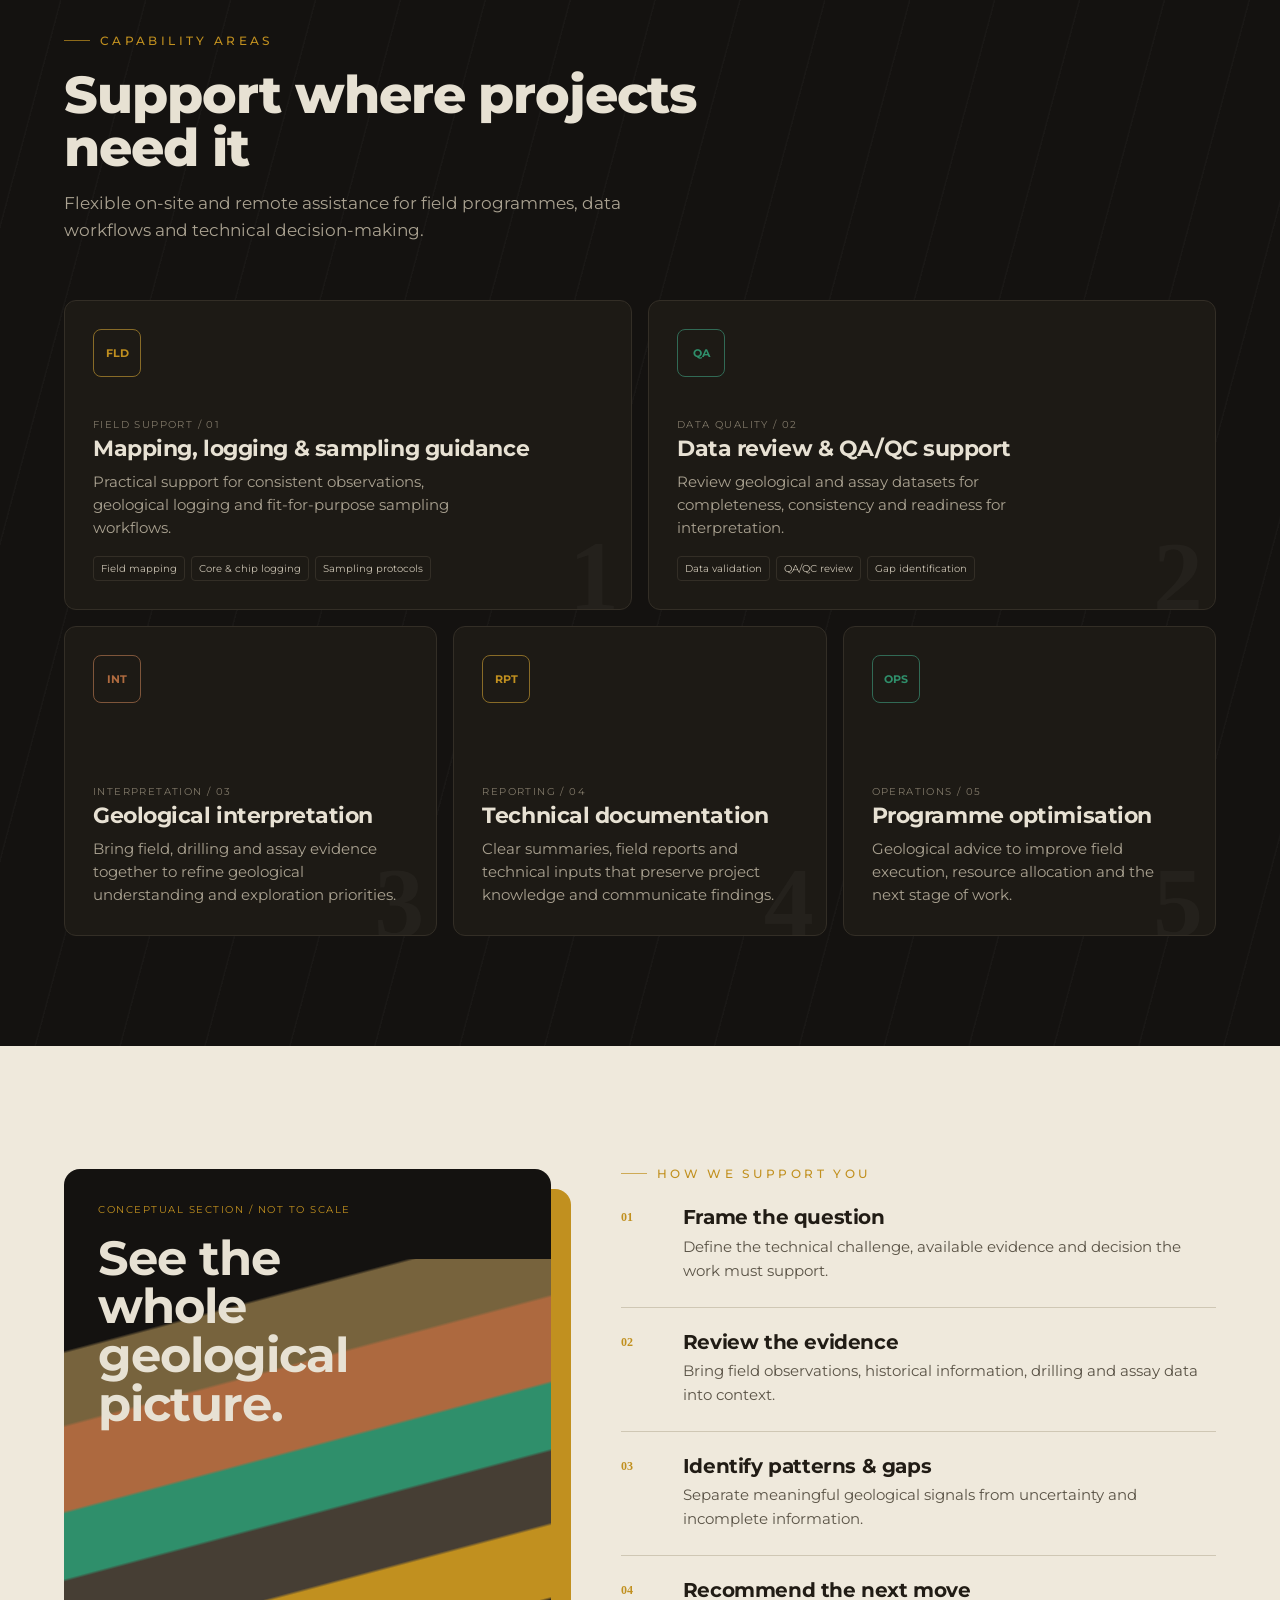
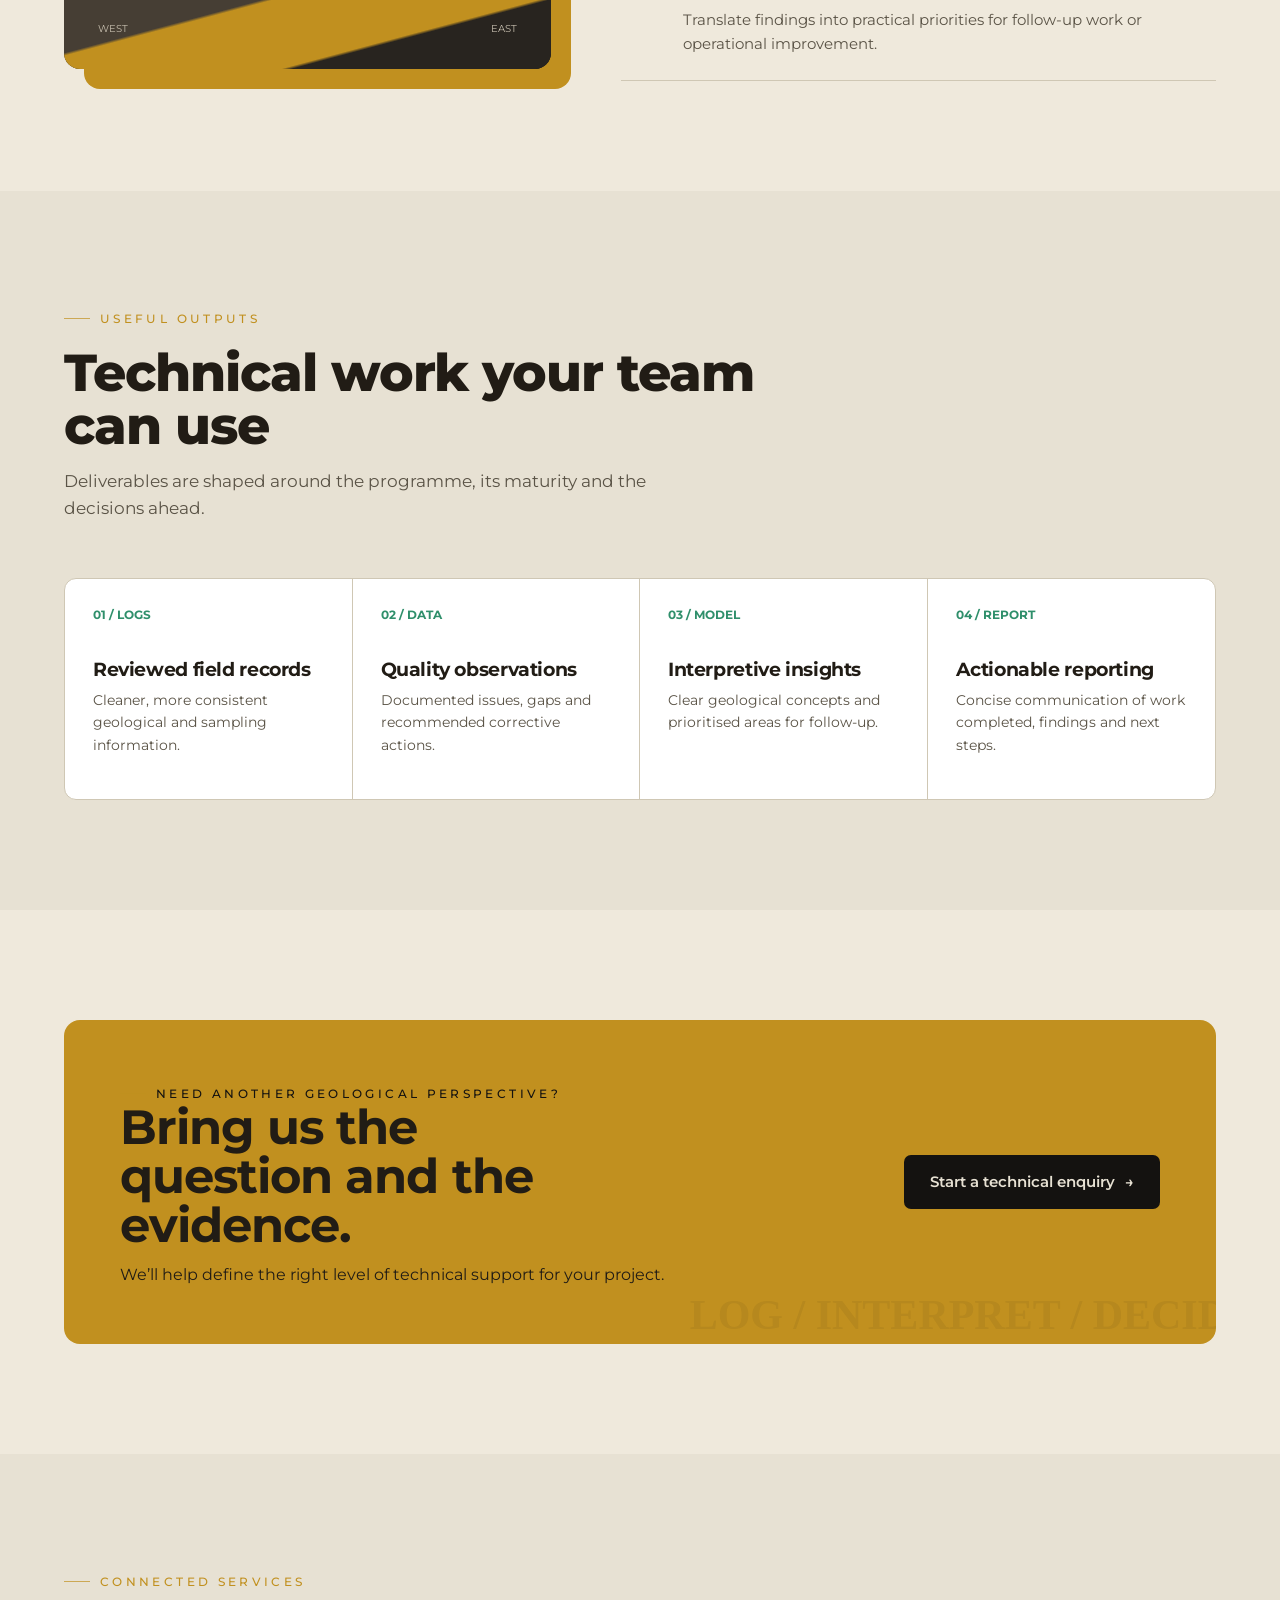
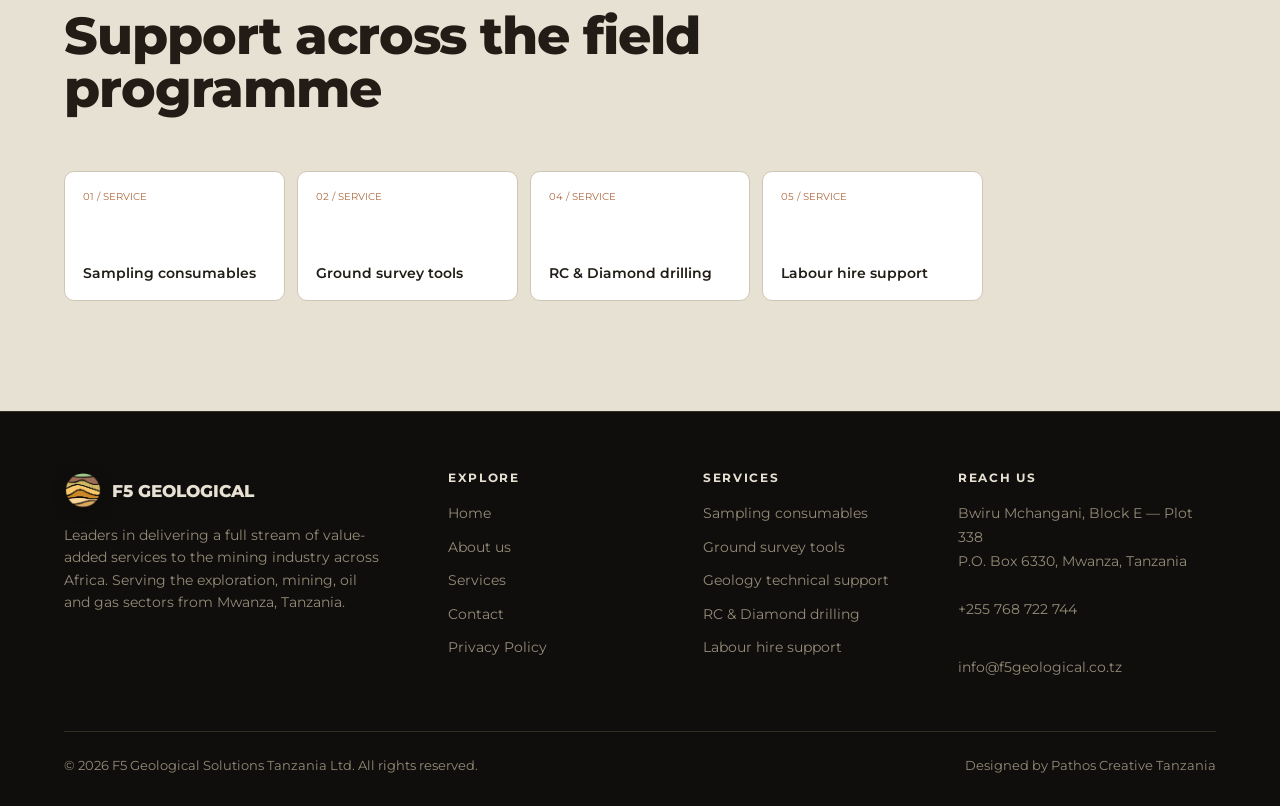
<file: geology-support.html>
<!DOCTYPE html>
<html lang="en">
<head>
<meta charset="UTF-8">
<meta name="viewport" content="width=device-width, initial-scale=1.0">
<link rel="icon" type="image/png" href="assets/f5-geological-logo.png">
<title>Geology technical support — F5 Geological Solutions Tanzania</title>
<meta name="description" content="Expert support to make informed decisions and optimise operations.">
<link rel="preconnect" href="https://fonts.googleapis.com"><link rel="preconnect" href="https://fonts.gstatic.com" crossorigin><link href="https://fonts.googleapis.com/css2?family=Montserrat:wght@400;500;600;700;800;900&display=swap" rel="stylesheet">
<link rel="stylesheet" href="assets/arvin-chat.css">
<style>
:root{
  --basalt:#141210; --basalt-2:#1d1a15;
  --sand:#e7e1d3; --sand-2:#efe9dc;
  --ink:#211c15; --ink-soft:#5a5346;
  --gold:#c1901f; --gold-bright:#e0ab30;
  --malachite:#2f8f6b; --copper:#b06b3f;
  --line:#cfc7b4; --line-dark:#332e26;
  --maxw:1200px; --ease:cubic-bezier(.2,.7,.2,1);
}
*{box-sizing:border-box;margin:0;padding:0}
html{scroll-behavior:smooth}
@media (prefers-reduced-motion:reduce){html{scroll-behavior:auto}}
body{font-family:"IBM Plex Sans",system-ui,sans-serif;background:var(--sand);color:var(--ink);line-height:1.6;-webkit-font-smoothing:antialiased;overflow-x:hidden}
body.menu-open{overflow:hidden}
h1,h2,h3,h4{font-family:"Archivo",sans-serif;line-height:1.02;letter-spacing:-.02em}
a{color:inherit;text-decoration:none}
img{max-width:100%;display:block}
.wrap{max-width:var(--maxw);margin:0 auto;padding:0 24px}
.mono{font-family:"IBM Plex Mono",monospace;letter-spacing:.02em}
.eyebrow{font-family:"IBM Plex Mono",monospace;font-size:12px;letter-spacing:.28em;text-transform:uppercase;color:var(--gold);font-weight:500;display:inline-flex;align-items:center;gap:10px}
.eyebrow::before{content:"";width:26px;height:1px;background:var(--gold);opacity:.7}
.eyebrow.center::before{display:none}

/* ---------- NAV ---------- */
header.nav{position:fixed;top:0;left:0;right:0;z-index:100;transition:background .4s var(--ease),border-color .4s,padding .4s var(--ease);border-bottom:1px solid transparent;padding:16px 0}
header.nav.solid{background:rgba(20,18,16,.92);backdrop-filter:blur(10px);border-bottom:1px solid var(--line-dark)}
header.nav.scrolled{background:rgba(20,18,16,.95);backdrop-filter:blur(10px);border-bottom:1px solid var(--line-dark);padding:11px 0}
.nav-in{display:flex;align-items:center;justify-content:space-between;gap:24px}
.brand{display:flex;align-items:center;gap:12px;color:var(--sand)}
.brand .mark{width:44px;height:44px;object-fit:contain;flex:none;filter:drop-shadow(0 3px 8px rgba(0,0,0,.28))}
.brand b{font-family:"Archivo";font-weight:800;font-size:16px;letter-spacing:-.01em;line-height:1;display:block}
.brand .sub{display:block;font-size:9.5px;letter-spacing:.22em;color:var(--gold);font-family:"IBM Plex Mono";margin-top:3px}
nav.links{display:flex;align-items:center;gap:28px}
nav.links>a,.dd>a{color:var(--sand);font-size:14px;font-weight:500;opacity:.82;transition:opacity .2s,color .2s;padding:4px 0}
nav.links>a:hover,.dd>a:hover,nav.links>a.active,.dd>a.active{opacity:1;color:var(--gold-bright)}
.dd{position:relative;display:flex;align-items:center}
.dd>a::after{content:"▾";font-size:9px;margin-left:6px;opacity:.7}
.dd-menu{position:absolute;top:100%;left:50%;transform:translateX(-50%) translateY(8px);min-width:290px;background:var(--basalt-2);border:1px solid var(--line-dark);border-radius:10px;padding:8px;opacity:0;visibility:hidden;transition:.25s var(--ease);box-shadow:0 30px 60px -30px rgba(0,0,0,.7)}
.dd:hover .dd-menu,.dd:focus-within .dd-menu{opacity:1;visibility:visible;transform:translateX(-50%) translateY(2px)}
.dd-menu a{display:block;padding:11px 14px;border-radius:7px;font-size:13.5px;color:#cfc8b7;transition:background .2s,color .2s}
.dd-menu a:hover{background:var(--basalt);color:var(--gold-bright)}
.nav-cta{background:var(--gold)!important;color:var(--basalt)!important;padding:11px 22px!important;min-width:140px;border-radius:7px;font-weight:600;font-size:14px;line-height:1.2;white-space:nowrap;flex-shrink:0;text-align:center;opacity:1!important;transition:transform .2s var(--ease),background .2s}
.nav-cta:hover{background:var(--gold-bright)!important;transform:translateY(-2px)}
.burger{display:none;background:none;border:0;cursor:pointer;width:44px;height:44px;flex-direction:column;justify-content:center;gap:5px;align-items:flex-end}
.burger span{display:block;height:2px;width:26px;background:var(--sand);transition:.3s var(--ease)}
.burger.open span:nth-child(1){transform:translateY(7px) rotate(45deg)}
.burger.open span:nth-child(2){opacity:0}
.burger.open span:nth-child(3){transform:translateY(-7px) rotate(-45deg)}

/* ---------- BUTTONS ---------- */
.btn{display:inline-flex;align-items:center;gap:10px;padding:15px 26px;border-radius:7px;font-weight:600;font-size:15px;transition:transform .2s var(--ease),background .2s,color .2s,box-shadow .2s;cursor:pointer;border:0;font-family:inherit}
.btn-gold{background:var(--gold);color:var(--basalt)}
.btn-gold:hover{background:var(--gold-bright);transform:translateY(-3px);box-shadow:0 12px 30px -12px rgba(224,171,48,.6)}
.btn-ghost{background:transparent;color:var(--sand);border:1px solid rgba(231,225,211,.28)}
.btn-ghost:hover{border-color:var(--gold);color:var(--gold-bright);transform:translateY(-3px)}
.btn-dark{background:var(--basalt);color:var(--sand)}
.btn-dark:hover{background:var(--basalt-2);transform:translateY(-3px)}
.btn .arr{transition:transform .25s var(--ease)}
.btn:hover .arr{transform:translateX(4px)}

/* ---------- HERO (home) ---------- */
.hero{position:relative;background:var(--basalt);color:var(--sand);min-height:100vh;display:flex;align-items:center;overflow:hidden;padding:130px 0 60px}
.hero-grid{display:grid;grid-template-columns:1.35fr .65fr;gap:40px;align-items:center;width:100%}
.hero h1{font-size:clamp(42px,6.6vw,90px);font-weight:900;text-transform:uppercase;letter-spacing:-.025em}
.hero h1 .g{color:var(--gold)}
.hero h1 .stroke{color:transparent;-webkit-text-stroke:1.5px var(--sand)}
.hero p.lead{max-width:560px;margin:28px 0 34px;font-size:clamp(16px,1.7vw,19px);color:#c8c1b1;line-height:1.55}
.hero-actions{display:flex;flex-wrap:wrap;gap:14px}
.hero-coord{margin-bottom:26px}
.core{position:relative;height:440px;border-radius:10px;overflow:hidden;border:1px solid var(--line-dark);box-shadow:0 40px 80px -40px rgba(0,0,0,.7);display:flex;flex-direction:column}
.core .layer{flex:1;position:relative;display:flex;align-items:center;padding-left:64px;font-family:"IBM Plex Mono";font-size:12px;letter-spacing:.04em;color:rgba(255,255,255,.85);transform:translateY(20px);opacity:0;animation:layerIn .7s var(--ease) forwards}
.core .layer .depth{position:absolute;left:0;top:0;bottom:0;width:52px;border-right:1px solid rgba(255,255,255,.14);display:flex;align-items:center;justify-content:center;font-size:10px;color:rgba(255,255,255,.55);background:rgba(0,0,0,.18)}
.core .layer:nth-child(1){background:linear-gradient(90deg,#4a3f2f,#6a5a41);animation-delay:.15s}
.core .layer:nth-child(2){background:linear-gradient(90deg,#7c6a3e,#9c8340);animation-delay:.28s}
.core .layer:nth-child(3){background:linear-gradient(90deg,#8a5a30,#b06b3f);animation-delay:.41s}
.core .layer:nth-child(4){background:linear-gradient(90deg,#2c5c48,#2f8f6b);animation-delay:.54s}
.core .layer:nth-child(5){background:linear-gradient(90deg,#3a3630,#575047);animation-delay:.67s}
.core .layer:nth-child(6){background:linear-gradient(90deg,#b58a1e,#e0ab30);color:var(--basalt);font-weight:600;animation-delay:.8s}
@keyframes layerIn{to{transform:translateY(0);opacity:1}}
.core-cap{text-align:center;margin-top:14px;font-family:"IBM Plex Mono";font-size:11px;letter-spacing:.16em;color:rgba(255,255,255,.4);text-transform:uppercase}
.hero-scroll{position:absolute;bottom:26px;left:50%;transform:translateX(-50%);font-family:"IBM Plex Mono";font-size:11px;letter-spacing:.2em;color:rgba(255,255,255,.4);text-transform:uppercase;display:flex;flex-direction:column;align-items:center;gap:8px}
.hero-scroll .dot{width:1px;height:34px;background:linear-gradient(var(--gold),transparent);animation:drop 1.8s infinite}
@keyframes drop{0%{transform:scaleY(0);transform-origin:top}50%{transform:scaleY(1);transform-origin:top}51%{transform-origin:bottom}100%{transform:scaleY(0);transform-origin:bottom}}

/* ---------- PAGE HERO (inner pages) ---------- */
.phero{background:var(--basalt);color:var(--sand);padding:160px 0 70px;position:relative;overflow:hidden}
.phero::after{content:"";position:absolute;left:0;right:0;bottom:0;height:14px;display:block}
.phero .bc{font-family:"IBM Plex Mono";font-size:12px;letter-spacing:.1em;color:#948b78;margin-bottom:20px}
.phero .bc a:hover{color:var(--gold)}
.phero .bc span{color:var(--gold)}
.phero h1{font-size:clamp(34px,5.4vw,68px);font-weight:900;max-width:16ch;letter-spacing:-.025em}
.phero h1 .g{color:var(--gold)}
.phero p{max-width:600px;margin-top:20px;color:#c8c1b1;font-size:clamp(15px,1.6vw,18px)}

/* ---------- STATS ---------- */
.stats{background:var(--basalt-2);color:var(--sand);border-top:1px solid var(--line-dark);padding:56px 0}
.stats-grid{display:grid;grid-template-columns:repeat(4,1fr);gap:20px}
.stat{padding:6px 8px;position:relative}
.stat:not(:last-child)::after{content:"";position:absolute;right:-10px;top:6px;bottom:6px;width:1px;background:var(--line-dark)}
.stat .num{font-family:"Archivo";font-weight:900;font-size:clamp(38px,4.6vw,58px);color:var(--gold);line-height:1;letter-spacing:-.02em}
.stat .num .plus{color:var(--sand);font-size:.55em;vertical-align:top;margin-left:2px}
.stat .lab{font-family:"IBM Plex Mono";font-size:12px;letter-spacing:.1em;text-transform:uppercase;color:#a89f8b;margin-top:10px}

/* ---------- SECTION SHELL ---------- */
.band{padding:110px 0}
.band.light{background:var(--sand)}
.band.paper{background:var(--sand-2)}
.sec-head{max-width:720px;margin-bottom:56px}
.sec-head.center{margin-left:auto;margin-right:auto;text-align:center}
.sec-head h2{font-size:clamp(30px,4.4vw,52px);font-weight:800;margin:18px 0 0;letter-spacing:-.02em}
.sec-head p{color:var(--ink-soft);font-size:17px;margin-top:16px;max-width:600px}
.sec-head.center p{margin-left:auto;margin-right:auto}
.strata{height:14px;display:flex;width:100%}
.strata i{flex:1;height:100%}
.strata i:nth-child(1){background:#6a5a41}.strata i:nth-child(2){background:#9c8340}
.strata i:nth-child(3){background:var(--copper)}.strata i:nth-child(4){background:var(--malachite)}
.strata i:nth-child(5){background:var(--gold)}

/* ---------- ABOUT ---------- */
.about-grid{display:grid;grid-template-columns:1fr 1fr;gap:60px;align-items:center}
.about-copy p{color:var(--ink-soft);margin-bottom:18px;font-size:16.5px}
.about-copy p strong{color:var(--ink);font-weight:600}
.about-tags{display:flex;flex-wrap:wrap;gap:10px;margin-top:26px}
.tag{font-family:"IBM Plex Mono";font-size:12px;padding:7px 13px;border:1px solid var(--line);border-radius:20px;color:var(--ink-soft);background:#fff}
.about-photos{position:relative;height:480px}
.about-photos figure{position:absolute;border-radius:10px;overflow:hidden;box-shadow:0 24px 50px -24px rgba(20,18,16,.5);border:4px solid #fff}
.about-photos .p1{width:66%;top:0;left:0;z-index:2}
.about-photos .p2{width:52%;bottom:0;right:0;z-index:3}
.about-photos .p3{width:44%;top:44%;left:6%;z-index:1;opacity:.96}
.about-photos figure img{width:100%;height:100%;object-fit:cover}

/* ---------- SERVICES LOG ---------- */
.log{display:grid;grid-template-columns:64px 1fr;border:1px solid var(--line);border-radius:12px;overflow:hidden;background:#fff}
.log-ruler{background:var(--basalt);position:relative}
.log-ruler .tick{position:absolute;left:0;right:0;display:flex;justify-content:center;font-family:"IBM Plex Mono";font-size:10px;color:rgba(255,255,255,.4)}
.log-items{display:flex;flex-direction:column}
.svc{border-bottom:1px solid var(--line);position:relative;transition:background .3s var(--ease);background:#fff}
.svc:last-child{border-bottom:0}
.svc:hover,.svc.open{background:var(--sand-2)}
.svc-head{display:flex;align-items:center;gap:22px;padding:26px 30px;cursor:pointer}
.svc-idx{font-family:"IBM Plex Mono";font-size:13px;color:var(--gold);font-weight:600;width:34px;flex:none}
.svc-swatch{width:8px;align-self:stretch;border-radius:3px;flex:none;min-height:26px}
.svc-title{font-family:"Archivo";font-weight:700;font-size:clamp(18px,2.2vw,24px);flex:1;letter-spacing:-.01em;transition:color .2s}
.svc:hover .svc-title,.svc.open .svc-title{color:var(--copper)}
.svc-plus{width:34px;height:34px;border:1px solid var(--line);border-radius:50%;display:grid;place-items:center;flex:none;transition:.3s var(--ease);color:var(--ink-soft)}
.svc.open .svc-plus{background:var(--gold);border-color:var(--gold);color:var(--basalt);transform:rotate(135deg)}
.svc-body{max-height:0;overflow:hidden;transition:max-height .5s var(--ease)}
.svc-body-in{padding:0 30px 30px 90px;color:var(--ink-soft);font-size:16px;max-width:820px}
.svc-body-in .feat{display:flex;flex-wrap:wrap;gap:8px;margin:16px 0 20px}
.svc-body-in .feat span{font-family:"IBM Plex Mono";font-size:11.5px;background:#fff;border:1px solid var(--line);padding:6px 11px;border-radius:5px;color:var(--ink)}
.svc-body-in .more{display:inline-flex;align-items:center;gap:8px;font-weight:600;color:var(--copper);font-size:14px}
.svc-body-in .more:hover{color:var(--gold)}

/* ---------- SERVICE CARDS (overview grid) ---------- */
.scards{display:grid;grid-template-columns:repeat(3,1fr);gap:24px}
.scard{background:#fff;border:1px solid var(--line);border-radius:12px;padding:32px 28px;position:relative;overflow:hidden;transition:transform .3s var(--ease),box-shadow .3s;display:flex;flex-direction:column}
.scard:hover{transform:translateY(-6px);box-shadow:0 26px 50px -30px rgba(20,18,16,.4)}
.scard::before{content:"";position:absolute;top:0;left:0;right:0;height:5px;background:var(--accent)}
.scard .idx{font-family:"IBM Plex Mono";font-size:12px;color:var(--accent);font-weight:600;margin-bottom:16px}
.scard h3{font-size:21px;font-weight:700;margin-bottom:12px;letter-spacing:-.01em}
.scard p{color:var(--ink-soft);font-size:15px;flex:1}
.scard .go{margin-top:20px;display:inline-flex;align-items:center;gap:8px;font-weight:600;font-size:14px;color:var(--ink)}
.scard:hover .go{color:var(--copper)}
.scard .go .arr{transition:transform .25s var(--ease)}
.scard:hover .go .arr{transform:translateX(4px)}

/* ---------- SERVICE DETAIL ---------- */
.sd-grid{display:grid;grid-template-columns:1.05fr .95fr;gap:56px;align-items:start}
.sd-copy p{color:var(--ink-soft);font-size:16.5px;margin-bottom:18px}
.sd-copy p strong{color:var(--ink);font-weight:600}
.sd-media{position:relative}
.sd-media img{width:100%;border-radius:12px;border:4px solid #fff;box-shadow:0 30px 60px -34px rgba(20,18,16,.55)}
.sd-media .cap{font-family:"IBM Plex Mono";font-size:11px;letter-spacing:.14em;text-transform:uppercase;color:var(--ink-soft);margin-top:14px;text-align:center}
.sd-list{list-style:none;margin:24px 0 10px;display:grid;gap:12px}
.sd-list li{display:flex;gap:12px;align-items:flex-start;font-size:16px;color:var(--ink)}
.sd-list li::before{content:"▪";color:var(--gold);font-size:18px;line-height:1.3}
.sd-tags{display:flex;flex-wrap:wrap;gap:9px;margin:22px 0 30px}
.sd-tags span{font-family:"IBM Plex Mono";font-size:12px;padding:7px 13px;border:1px solid var(--line);border-radius:20px;color:var(--ink-soft);background:#fff}
.othersvc{display:flex;flex-wrap:wrap;gap:12px;margin-top:14px}
.othersvc a{font-family:"IBM Plex Mono";font-size:13px;padding:11px 16px;border:1px solid var(--line);border-radius:8px;background:#fff;color:var(--ink-soft);transition:.2s}
.othersvc a:hover{border-color:var(--gold);color:var(--ink);transform:translateY(-2px)}

/* ---------- MVV ---------- */
.mvv{display:grid;grid-template-columns:repeat(3,1fr);gap:24px}
.mvv .card{background:var(--basalt);color:var(--sand);border-radius:12px;padding:38px 32px;position:relative;overflow:hidden;transition:transform .3s var(--ease);border:1px solid var(--line-dark)}
.mvv .card:hover{transform:translateY(-6px)}
.mvv .card::before{content:"";position:absolute;top:0;left:0;right:0;height:4px;background:var(--accent)}
.mvv .card:nth-child(1){--accent:var(--gold)}.mvv .card:nth-child(2){--accent:var(--malachite)}.mvv .card:nth-child(3){--accent:var(--copper)}
.mvv .ico{font-size:26px;margin-bottom:18px;color:var(--accent)}
.mvv h3{font-size:22px;font-weight:800;margin-bottom:12px}
.mvv p{color:#bdb6a6;font-size:15.5px}
.mvv .n{position:absolute;right:20px;bottom:6px;font-family:"Archivo";font-weight:900;font-size:80px;color:rgba(255,255,255,.04)}

/* ---------- TEAM ---------- */
.team{display:grid;grid-template-columns:repeat(3,1fr);gap:26px}
.member{background:#fff;border:1px solid var(--line);border-radius:12px;overflow:hidden;transition:transform .3s var(--ease),box-shadow .3s}
.member:hover{transform:translateY(-6px);box-shadow:0 26px 50px -30px rgba(20,18,16,.45)}
.member .ph{aspect-ratio:1/1;overflow:hidden;background:var(--basalt-2)}
.member .ph img{width:100%;height:100%;object-fit:cover;transition:transform .5s var(--ease)}
.member:hover .ph img{transform:scale(1.05)}
.member .info{padding:22px 24px}
.member .role{font-family:"IBM Plex Mono";font-size:11px;letter-spacing:.16em;text-transform:uppercase;color:var(--gold)}
.member h3{font-size:20px;font-weight:700;margin:8px 0 10px}
.member p{color:var(--ink-soft);font-size:14.5px}
.member .li{display:inline-flex;align-items:center;gap:6px;margin-top:14px;font-family:"IBM Plex Mono";font-size:12px;color:var(--copper)}
.member .li:hover{color:var(--gold)}

/* ---------- CTA STRIP ---------- */
.cta-strip{background:var(--basalt);color:var(--sand);border-radius:16px;padding:56px 48px;display:flex;align-items:center;justify-content:space-between;gap:30px;flex-wrap:wrap;position:relative;overflow:hidden;border:1px solid var(--line-dark)}
.cta-strip h2{font-size:clamp(26px,3.4vw,40px);font-weight:800;max-width:16ch}
.cta-strip p{color:#bdb6a6;margin-top:12px;max-width:44ch}

/* ---------- CONTACT ---------- */
.contact{background:var(--basalt);color:var(--sand)}
.contact-grid{display:grid;grid-template-columns:.9fr 1.1fr;gap:56px}
.contact h2{font-size:clamp(30px,4.4vw,52px);font-weight:800;color:var(--sand)}
.contact .lead{color:#bdb6a6;margin:18px 0 34px;font-size:17px;max-width:420px}
.cinfo{display:flex;flex-direction:column;gap:22px}
.cinfo .row{display:flex;gap:16px;align-items:flex-start}
.cinfo .ic{width:44px;height:44px;border:1px solid var(--line-dark);border-radius:9px;display:grid;place-items:center;color:var(--gold);flex:none;font-size:18px}
.cinfo .k{font-family:"IBM Plex Mono";font-size:11px;letter-spacing:.14em;text-transform:uppercase;color:#948b78}
.cinfo .v{font-size:16px;color:var(--sand);margin-top:3px}
.cinfo .v a:hover{color:var(--gold-bright)}
form.cf{background:var(--basalt-2);border:1px solid var(--line-dark);border-radius:14px;padding:34px}
form.cf .fld{margin-bottom:18px}
form.cf label{display:block;font-family:"IBM Plex Mono";font-size:11px;letter-spacing:.12em;text-transform:uppercase;color:#948b78;margin-bottom:8px}
form.cf input,form.cf textarea{width:100%;background:var(--basalt);border:1px solid var(--line-dark);border-radius:8px;padding:13px 15px;color:var(--sand);font-family:"IBM Plex Sans";font-size:15px;transition:border-color .2s}
form.cf input:focus,form.cf textarea:focus{outline:none;border-color:var(--gold)}
form.cf textarea{resize:vertical;min-height:110px}
form.cf .btn-gold{width:100%;justify-content:center;margin-top:6px}
.cf-note{font-family:"IBM Plex Mono";font-size:12px;color:var(--malachite);margin-top:14px;min-height:18px;text-align:center}
.map-wrap{border-radius:14px;overflow:hidden;border:1px solid var(--line-dark);margin-top:44px;filter:grayscale(.3) contrast(1.05)}
.map-wrap iframe{display:block;width:100%;height:340px;border:0}

/* ---------- FOOTER ---------- */
footer{background:#100e0c;color:#948b78;padding:60px 0 30px;border-top:1px solid var(--line-dark)}
.foot-grid{display:grid;grid-template-columns:1.6fr 1fr 1fr 1.2fr;gap:40px;padding-bottom:40px;border-bottom:1px solid var(--line-dark)}
.foot-brand .fb{display:flex;align-items:center;gap:10px;margin-bottom:14px}
.foot-brand .fb .mark{width:38px;height:38px;object-fit:contain;filter:drop-shadow(0 3px 7px rgba(0,0,0,.28))}
.foot-brand b{font-family:"Archivo";font-weight:800;color:var(--sand);font-size:17px}
.foot-brand p{max-width:320px;margin-top:6px;font-size:14px;line-height:1.6}
.foot-col h4{color:var(--sand);font-size:12px;font-family:"IBM Plex Mono";letter-spacing:.14em;text-transform:uppercase;margin-bottom:18px}
.foot-col a{display:block;font-size:14px;margin-bottom:11px;transition:color .2s}
.foot-col a:hover{color:var(--gold)}
.foot-col .addr{font-size:14px;line-height:1.7}
.foot-bot{display:flex;justify-content:space-between;flex-wrap:wrap;gap:12px;padding-top:24px;font-size:12.5px;font-family:"IBM Plex Mono"}

/* ---------- REVEAL ---------- */
.reveal{opacity:0;transform:translateY(28px);transition:opacity .7s var(--ease),transform .7s var(--ease)}
.reveal.in{opacity:1;transform:none}
@media (prefers-reduced-motion:reduce){
  .reveal{opacity:1;transform:none;transition:none}
  .core .layer{animation:none;opacity:1;transform:none}
  .hero-scroll .dot{animation:none}
}

/* ---------- RESPONSIVE ---------- */
@media (max-width:960px){
  .hero-grid{grid-template-columns:1fr;gap:36px}
  .core{height:340px}
  .about-grid,.contact-grid,.sd-grid{grid-template-columns:1fr;gap:40px}
  .about-photos{height:400px;max-width:460px}
  .mvv,.team,.scards{grid-template-columns:1fr}
  .stats-grid{grid-template-columns:repeat(2,1fr);gap:34px 20px}
  .stat:nth-child(2)::after{display:none}
  .foot-grid{grid-template-columns:1fr 1fr;gap:32px}
}
@media (max-width:760px){
  header.nav,header.nav.solid,header.nav.scrolled{backdrop-filter:none;-webkit-backdrop-filter:none}
  nav.links{position:fixed;top:0;right:0;bottom:auto;left:auto;width:min(82vw,340px);height:100vh;height:100dvh;min-height:100vh;background:var(--basalt);flex-direction:column;justify-content:flex-start;align-items:flex-start;gap:6px;padding:96px 32px 40px;transform:translateX(100%);transition:transform .4s var(--ease);border-left:1px solid var(--line-dark);overflow-x:hidden;overflow-y:auto;overscroll-behavior:contain;z-index:105}
  nav.links.open{transform:none;box-shadow:-30px 0 60px -20px rgba(0,0,0,.6)}
  nav.links>a,.dd>a{font-size:18px;padding:10px 0}
  .dd{flex-direction:column;align-items:flex-start;width:100%}
  .dd-menu{position:static;transform:none;opacity:1;visibility:visible;min-width:0;width:100%;background:transparent;border:0;box-shadow:none;padding:0 0 6px 14px}
  .dd-menu a{padding:8px 0;font-size:14px}
  .dd>a::after{display:none}
  .nav-cta{margin-top:10px}
  .burger{display:flex;z-index:110;position:relative}
  .band{padding:80px 0}
  .svc-body-in{padding-left:30px}
  .log{grid-template-columns:0 1fr}.log-ruler{display:none}
  .cta-strip{padding:40px 30px}
  .foot-grid{grid-template-columns:1fr}
}

/* ---------- GEOLOGY SUPPORT: FIELD NOTEBOOK PAGE ---------- */
.geo-hero{min-height:760px;padding:150px 0 88px;background:linear-gradient(100deg,rgba(20,18,16,.98) 0 48%,rgba(20,18,16,.65) 82%),url('https://f5geological.co.tz/wp-content/uploads/2025/01/WhatsApp-Image-2025-01-12-at-15.20.05-1024x732.jpeg') center/cover;color:var(--sand)}
.geo-hero::before{content:"";position:absolute;inset:0;background:linear-gradient(115deg,transparent 62%,rgba(193,144,31,.12) 62.2%,transparent 62.5%),linear-gradient(70deg,transparent 72%,rgba(47,143,107,.14) 72.2%,transparent 72.5%)}
.geo-hero-grid{position:relative;display:grid;grid-template-columns:1.2fr .8fr;gap:70px;align-items:end}.geo-hero h1{font-size:clamp(44px,6.6vw,84px);max-width:10ch;text-transform:uppercase}.geo-hero h1 span{display:block;color:var(--gold)}.geo-hero .lead{font-size:18px;color:#cbc4b5;max-width:590px;margin:26px 0 32px}.hero-tags{display:flex;flex-wrap:wrap;gap:9px;margin-top:28px}.hero-tags span{font:10px "IBM Plex Mono";letter-spacing:.1em;text-transform:uppercase;border:1px solid rgba(231,225,211,.2);background:rgba(20,18,16,.48);border-radius:999px;padding:8px 12px}
.log-card{background:rgba(239,233,220,.95);color:var(--ink);border-radius:8px;box-shadow:18px 20px 0 rgba(0,0,0,.3);padding:28px;transform:rotate(1.5deg);position:relative}.log-card::before{content:"FIELD LOG";position:absolute;top:-15px;left:32px;background:var(--gold);padding:7px 16px;font:700 10px "IBM Plex Mono";letter-spacing:.14em;transform:rotate(-2deg)}.log-head{display:flex;justify-content:space-between;border-bottom:2px solid var(--ink);padding:8px 0 13px;font:600 11px "IBM Plex Mono"}.log-line{display:grid;grid-template-columns:46px 1fr 45px;gap:10px;align-items:center;border-bottom:1px solid var(--line);padding:13px 0;font-size:13px}.log-line span:first-child,.log-line span:last-child{font:10px "IBM Plex Mono"}.lith{height:22px;border-radius:2px;background:var(--rock)}.log-foot{font:10px "IBM Plex Mono";color:var(--ink-soft);padding-top:14px;display:flex;justify-content:space-between}
.geo-intro{display:grid;grid-template-columns:.8fr 1.2fr;gap:80px}.geo-intro h2{font-size:clamp(36px,5vw,60px);margin-top:18px}.geo-intro h2 em{color:var(--copper);font-style:normal}.geo-intro-copy>p{font-size:clamp(18px,2vw,24px);line-height:1.55;color:var(--ink-soft)}.geo-intro-copy strong{color:var(--ink)}.value-row{display:grid;grid-template-columns:repeat(3,1fr);gap:1px;background:var(--line);border:1px solid var(--line);border-radius:10px;overflow:hidden;margin-top:38px}.value-row div{background:#fff;padding:21px}.value-row b{display:block;font:700 14px "Archivo"}.value-row span{font-size:12.5px;color:var(--ink-soft)}
.capabilities{background:var(--basalt);color:var(--sand);position:relative;overflow:hidden}.capabilities::before{content:"";position:absolute;inset:0;background:repeating-linear-gradient(105deg,transparent 0 80px,rgba(255,255,255,.025) 81px 82px)}.capabilities .sec-head{position:relative}.capabilities .sec-head p{color:#aaa291}.cap-grid{position:relative;display:grid;grid-template-columns:repeat(12,1fr);gap:16px}.cap-card{grid-column:span 4;min-height:310px;background:var(--basalt-2);border:1px solid var(--line-dark);border-radius:12px;padding:28px;display:flex;flex-direction:column;position:relative;overflow:hidden;transition:.3s}.cap-card.wide{grid-column:span 6}.cap-card:hover{transform:translateY(-5px);border-color:var(--accent)}.cap-card::after{content:attr(data-n);position:absolute;right:12px;bottom:-25px;font:900 100px "Archivo";color:rgba(255,255,255,.03)}.cap-icon{width:48px;height:48px;border:1px solid color-mix(in srgb,var(--accent) 60%,#333);color:var(--accent);border-radius:8px;display:grid;place-items:center;font:700 11px "IBM Plex Mono";margin-bottom:auto}.cap-card .code{font:10px "IBM Plex Mono";letter-spacing:.14em;color:#817969;margin:28px 0 7px}.cap-card h3{font-size:22px}.cap-card p{font-size:14.5px;color:#aaa291;margin-top:10px;max-width:40ch}.cap-card ul{list-style:none;display:flex;flex-wrap:wrap;gap:6px;margin-top:16px}.cap-card li{font:10px "IBM Plex Mono";border:1px solid var(--line-dark);padding:5px 7px;border-radius:4px;color:#c9c1b1}
.support-path{display:grid;grid-template-columns:.9fr 1.1fr;gap:70px;align-items:center}.section-model{height:500px;background:var(--basalt);border-radius:16px;padding:34px;color:var(--sand);display:flex;flex-direction:column;position:relative;overflow:hidden;box-shadow:20px 20px 0 var(--gold)}.section-model::after{content:"";position:absolute;inset:18% -10% -10%;background:linear-gradient(165deg,transparent 0 17%,#77633d 17.5% 29%,#ad693f 29.5% 43%,#2f8f6b 43.5% 54%,#463e34 54.5% 66%,#c1901f 66.5% 78%,#28241f 78.5%)}.section-model>*{position:relative;z-index:1}.section-model .model-code{font:10px "IBM Plex Mono";letter-spacing:.15em;color:var(--gold)}.section-model h2{font-size:clamp(32px,4vw,48px);max-width:8ch;margin-top:18px}.section-model .axis{margin-top:auto;font:10px "IBM Plex Mono";display:flex;justify-content:space-between;color:#c5bdad}
.path-list{counter-reset:path}.path-step{counter-increment:path;padding:24px 0 24px 62px;border-bottom:1px solid var(--line);position:relative}.path-step::before{content:"0" counter(path);position:absolute;left:0;top:27px;font:600 12px "IBM Plex Mono";color:var(--gold)}.path-step h3{font-size:20px;margin-bottom:7px}.path-step p{color:var(--ink-soft);font-size:15px}
.deliverables{display:grid;grid-template-columns:repeat(4,1fr);border:1px solid var(--line);border-radius:12px;overflow:hidden;background:#fff}.deliverables article{padding:28px;border-right:1px solid var(--line);min-height:220px}.deliverables article:last-child{border-right:0}.deliverables .mark{font:700 12px "IBM Plex Mono";color:var(--malachite);margin-bottom:38px}.deliverables h3{font-size:19px;margin-bottom:9px}.deliverables p{font-size:14px;color:var(--ink-soft)}
.geo-cta{background:var(--gold);padding:56px;border-radius:16px;display:grid;grid-template-columns:1fr auto;gap:35px;align-items:center;position:relative;overflow:hidden}.geo-cta::after{content:"LOG / INTERPRET / DECIDE";position:absolute;right:-40px;bottom:5px;font:800 42px "Archivo";color:rgba(20,18,16,.06);white-space:nowrap}.geo-cta h2{font-size:clamp(30px,4vw,48px);max-width:15ch}.geo-cta p{margin-top:12px;max-width:52ch}.geo-cta .btn{position:relative;z-index:1}
.geo-related{display:grid;grid-template-columns:repeat(5,1fr);gap:12px}.geo-related a{min-height:130px;background:#fff;border:1px solid var(--line);border-radius:10px;padding:18px;display:flex;flex-direction:column;justify-content:space-between;font:600 14px "Archivo";transition:.25s}.geo-related a span{font:10px "IBM Plex Mono";color:var(--copper)}.geo-related a:hover{background:var(--basalt);color:var(--sand);transform:translateY(-4px)}
@media(max-width:960px){.geo-hero-grid,.geo-intro,.support-path{grid-template-columns:1fr}.log-card{max-width:520px}.cap-card,.cap-card.wide{grid-column:span 6}.deliverables{grid-template-columns:repeat(2,1fr)}.deliverables article:nth-child(2){border-right:0}.deliverables article:nth-child(-n+2){border-bottom:1px solid var(--line)}.geo-related{grid-template-columns:repeat(2,1fr)}}
@media(max-width:650px){.geo-hero{min-height:auto;padding-top:130px}.geo-hero h1{font-size:39px}.hero-tags{display:none}.log-card{padding:22px}.value-row,.deliverables{grid-template-columns:1fr}.cap-card,.cap-card.wide{grid-column:1/-1}.section-model{height:410px;box-shadow:10px 10px 0 var(--gold)}.deliverables article{border-right:0;border-bottom:1px solid var(--line)}.deliverables article:last-child{border-bottom:0}.geo-cta{grid-template-columns:1fr;padding:38px 28px}.geo-related{grid-template-columns:1fr}}

/* Unified site typography */
body,body *,button,input,select,textarea{font-family:"Montserrat",system-ui,sans-serif!important}
</style>
<link rel="stylesheet" href="assets/privacy-consent.css">
</head>
<body>
<header class="nav solid" id="nav">
  <div class="wrap nav-in">
    <a class="brand" href="index.html" aria-label="F5 Geological home">
      <img class="mark" src="assets/f5-geological-logo.png" alt="" width="44" height="44">
      <span><b>F5 GEOLOGICAL</b><span class="sub">SOLUTIONS · TANZANIA</span></span>
    </a>
    <nav class="links" id="links">
      <a href="index.html">Home</a>
      <a href="about.html">About</a>
      <span class="dd">
        <a href="services.html" class="active">Services</a>
        <span class="dd-menu">
          <a href="sampling-consumables.html">Sampling consumables</a>
          <a href="ground-survey.html">Ground survey tools</a>
          <a href="geology-support.html">Geology technical support</a>
          <a href="drilling.html">RC &amp; Diamond drilling</a>
          <a href="labour-hire.html">Labour hire support</a>
        </span>
      </span>
      <a href="contact.html" class="nav-cta">Get in touch</a>
    </nav>
    <button class="burger" id="burger" aria-label="Menu" aria-expanded="false"><span></span><span></span><span></span></button>
  </div>
</header>
<section class="phero geo-hero"><div class="wrap geo-hero-grid">
  <div><div class="bc"><a href="index.html">Home</a> / <a href="services.html">Services</a> / <span>Geology technical support</span></div><div class="eyebrow">Evidence into direction</div><h1>Read the ground. <span>Move with confidence.</span></h1><p class="lead">Practical geological support that connects field observations, quality data and clear interpretation—so exploration and mining teams can make better-informed decisions.</p><a href="contact.html" class="btn btn-gold">Discuss your project <span class="arr">→</span></a><div class="hero-tags"><span>Field geology</span><span>Data review</span><span>Technical reporting</span></div></div>
  <aside class="log-card reveal" aria-label="Example geological field log"><div class="log-head"><span>BH: F5-03</span><span>AZ: 045°</span></div><div class="log-line"><span>0–18m</span><i class="lith" style="--rock:#77633d"></i><span>OVB</span></div><div class="log-line"><span>18–42m</span><i class="lith" style="--rock:#ad693f"></i><span>SAP</span></div><div class="log-line"><span>42–76m</span><i class="lith" style="--rock:#2f8f6b"></i><span>MAV</span></div><div class="log-line"><span>76–104m</span><i class="lith" style="--rock:#c1901f"></i><span>QTZ</span></div><div class="log-foot"><span>DEPTH 104.0m</span><span>STATUS / REVIEW</span></div></aside>
</div></section>
<div class="strata"><i></i><i></i><i></i><i></i><i></i></div>

<section class="band light"><div class="wrap geo-intro"><div class="reveal"><div class="eyebrow">Technical clarity</div><h2>From observations to <em>answers.</em></h2></div><div class="geo-intro-copy reveal"><p>F5G turns raw geological data into decisions clients can act on through <strong>data validation, interpretation, 3D wireframing and resource estimation</strong> — giving teams the confidence to plan with consistent information and real numbers rather than assumptions.</p><div class="value-row"><div><b>Observe</b><span>Capture geology consistently.</span></div><div><b>Interpret</b><span>Connect evidence and context.</span></div><div><b>Decide</b><span>Act on clearer priorities.</span></div></div></div></div></section>

<section class="band capabilities"><div class="wrap"><div class="sec-head reveal"><div class="eyebrow">Capability areas</div><h2>Support where projects need it</h2><p>Flexible on-site and remote assistance for field programmes, data workflows and technical decision-making.</p></div><div class="cap-grid">
  <article class="cap-card wide reveal" style="--accent:var(--gold)" data-n="1"><div class="cap-icon">FLD</div><div class="code">FIELD SUPPORT / 01</div><h3>Mapping, logging & sampling guidance</h3><p>Practical support for consistent observations, geological logging and fit-for-purpose sampling workflows.</p><ul><li>Field mapping</li><li>Core & chip logging</li><li>Sampling protocols</li></ul></article>
  <article class="cap-card wide reveal" style="--accent:var(--malachite)" data-n="2"><div class="cap-icon">QA</div><div class="code">DATA QUALITY / 02</div><h3>Data review & QA/QC support</h3><p>Review geological and assay datasets for completeness, consistency and readiness for interpretation.</p><ul><li>Data validation</li><li>QA/QC review</li><li>Gap identification</li></ul></article>
  <article class="cap-card reveal" style="--accent:var(--copper)" data-n="3"><div class="cap-icon">INT</div><div class="code">INTERPRETATION / 03</div><h3>Geological interpretation</h3><p>Bring field, drilling and assay evidence together to refine geological understanding and exploration priorities.</p></article>
  <article class="cap-card reveal" style="--accent:var(--gold)" data-n="4"><div class="cap-icon">RPT</div><div class="code">REPORTING / 04</div><h3>Technical documentation</h3><p>Clear summaries, field reports and technical inputs that preserve project knowledge and communicate findings.</p></article>
  <article class="cap-card reveal" style="--accent:var(--malachite)" data-n="5"><div class="cap-icon">OPS</div><div class="code">OPERATIONS / 05</div><h3>Programme optimisation</h3><p>Geological advice to improve field execution, resource allocation and the next stage of work.</p></article>
</div></div></section>

<section class="band paper"><div class="wrap support-path"><div class="section-model reveal"><div class="model-code">CONCEPTUAL SECTION / NOT TO SCALE</div><h2>See the whole geological picture.</h2><div class="axis"><span>WEST</span><span>EAST</span></div></div><div class="reveal"><div class="eyebrow">How we support you</div><div class="path-list"><div class="path-step"><h3>Frame the question</h3><p>Define the technical challenge, available evidence and decision the work must support.</p></div><div class="path-step"><h3>Review the evidence</h3><p>Bring field observations, historical information, drilling and assay data into context.</p></div><div class="path-step"><h3>Identify patterns & gaps</h3><p>Separate meaningful geological signals from uncertainty and incomplete information.</p></div><div class="path-step"><h3>Recommend the next move</h3><p>Translate findings into practical priorities for follow-up work or operational improvement.</p></div></div></div></div></section>

<section class="band light"><div class="wrap"><div class="sec-head reveal"><div class="eyebrow">Useful outputs</div><h2>Technical work your team can use</h2><p>Deliverables are shaped around the programme, its maturity and the decisions ahead.</p></div><div class="deliverables reveal"><article><div class="mark">01 / LOGS</div><h3>Reviewed field records</h3><p>Cleaner, more consistent geological and sampling information.</p></article><article><div class="mark">02 / DATA</div><h3>Quality observations</h3><p>Documented issues, gaps and recommended corrective actions.</p></article><article><div class="mark">03 / MODEL</div><h3>Interpretive insights</h3><p>Clear geological concepts and prioritised areas for follow-up.</p></article><article><div class="mark">04 / REPORT</div><h3>Actionable reporting</h3><p>Concise communication of work completed, findings and next steps.</p></article></div></div></section>

<section class="band paper"><div class="wrap"><div class="geo-cta reveal"><div><div class="eyebrow" style="color:var(--basalt)">Need another geological perspective?</div><h2>Bring us the question and the evidence.</h2><p>We’ll help define the right level of technical support for your project.</p></div><a href="contact.html" class="btn btn-dark">Start a technical enquiry <span class="arr">→</span></a></div></div></section>

<section class="band light"><div class="wrap"><div class="sec-head reveal"><div class="eyebrow">Connected services</div><h2>Support across the field programme</h2></div><div class="geo-related reveal"><a href="sampling-consumables.html"><span>01 / SERVICE</span>Sampling consumables</a><a href="ground-survey.html"><span>02 / SERVICE</span>Ground survey tools</a><a href="drilling.html"><span>04 / SERVICE</span>RC &amp; Diamond drilling</a><a href="labour-hire.html"><span>05 / SERVICE</span>Labour hire support</a></div></div></section>

<footer>
  <div class="wrap">
    <div class="foot-grid">
      <div class="foot-brand">
        <div class="fb"><img class="mark" src="assets/f5-geological-logo.png" alt="" width="38" height="38"><b>F5 GEOLOGICAL</b></div>
        <p>Leaders in delivering a full stream of value-added services to the mining industry across Africa. Serving the exploration, mining, oil and gas sectors from Mwanza, Tanzania.</p>
      </div>
      <div class="foot-col">
        <h4>Explore</h4>
        <a href="index.html">Home</a>
        <a href="about.html">About us</a>
        <a href="services.html">Services</a>

        <a href="contact.html">Contact</a>
        <a href="privacy-policy.html">Privacy Policy</a>
      </div>
      <div class="foot-col">
        <h4>Services</h4>
        <a href="sampling-consumables.html">Sampling consumables</a>
        <a href="ground-survey.html">Ground survey tools</a>
        <a href="geology-support.html">Geology technical support</a>
        <a href="drilling.html">RC &amp; Diamond drilling</a>
        <a href="labour-hire.html">Labour hire support</a>
      </div>
      <div class="foot-col">
        <h4>Reach us</h4>
        <p class="addr">Bwiru Mchangani, Block E — Plot 338<br>P.O. Box 6330, Mwanza, Tanzania<br><br><a href="tel:+255768722744">+255 768 722 744</a><br><a href="mailto:info@f5geological.co.tz">info@f5geological.co.tz</a></p>
      </div>
    </div>
    <div class="foot-bot">
      <span>© 2026 F5 Geological Solutions Tanzania Ltd. All rights reserved.</span>
      <span>Designed by Pathos Creative Tanzania</span>
    </div>
  </div>
</footer>
<script>
/* ---- nav scroll state ---- */
const nav=document.getElementById('nav');
if(nav){
  const solid=nav.classList.contains('solid');
  addEventListener('scroll',()=>nav.classList.toggle('scrolled',scrollY>40),{passive:true});
}
/* ---- mobile menu ---- */
const burger=document.getElementById('burger'),links=document.getElementById('links');
if(burger&&links){
  burger.addEventListener('click',()=>{const o=links.classList.toggle('open');burger.classList.toggle('open',o);burger.setAttribute('aria-expanded',o);document.body.classList.toggle('menu-open',o);});
  links.querySelectorAll('a').forEach(a=>a.addEventListener('click',()=>{
    if(a.parentElement.classList.contains('dd'))return; /* let dropdown parent stay */
    links.classList.remove('open');burger.classList.remove('open');burger.setAttribute('aria-expanded',false);document.body.classList.remove('menu-open');
  }));
}
/* ---- reveal on scroll ---- */
const ro=new IntersectionObserver((es)=>es.forEach(e=>{if(e.isIntersecting){e.target.classList.add('in');ro.unobserve(e.target);}}),{threshold:.15});
document.querySelectorAll('.reveal').forEach(el=>ro.observe(el));
/* ---- count-up stats ---- */
const seen=new WeakSet();
const so=new IntersectionObserver((es)=>es.forEach(e=>{
  if(e.isIntersecting&&!seen.has(e.target)){
    seen.add(e.target);
    const el=e.target,target=+el.dataset.count;let n=0;const step=Math.max(1,Math.ceil(target/45));
    const plus=el.querySelector('.plus')?el.querySelector('.plus').outerHTML:'';
    const t=setInterval(()=>{n+=step;if(n>=target){n=target;clearInterval(t);}el.innerHTML=n+plus;},26);
  }
}),{threshold:.6});
document.querySelectorAll('.num[data-count]').forEach(el=>so.observe(el));
/* ---- services accordion (home + services page) ---- */
document.querySelectorAll('.svc .svc-head').forEach(h=>{
  h.addEventListener('click',()=>{
    const el=h.parentElement,open=el.classList.contains('open');
    document.querySelectorAll('.svc').forEach(o=>{o.classList.remove('open');const b=o.querySelector('.svc-body');if(b)b.style.maxHeight=null;});
    if(!open){el.classList.add('open');const b=el.querySelector('.svc-body');b.style.maxHeight=b.scrollHeight+'px';}
  });
});
/* open first item by default if a log exists */
(function(){const f=document.querySelector('.svc');if(f){f.classList.add('open');const b=f.querySelector('.svc-body');if(b)requestAnimationFrame(()=>b.style.maxHeight=b.scrollHeight+'px');}})();
/* ruler ticks */
const ruler=document.getElementById('ruler');
if(ruler){for(let i=0;i<=6;i++){const t=document.createElement('div');t.className='tick';t.style.top=(i/6*100)+'%';t.textContent=(i*40)+'m';ruler.appendChild(t);}}
/* ---- contact form (front-end only) ---- */
const cf=document.getElementById('cf');
if(cf){
  cf.addEventListener('submit',ev=>{
    ev.preventDefault();
    const f=ev.target,note=document.getElementById('cfnote');
    if(!f.n.value||!f.e.value||!f.m.value){note.style.color='var(--copper)';note.textContent='Please complete name, email and message.';return;}
    const body=encodeURIComponent(`Name: ${f.n.value}\nEmail: ${f.e.value}\nService: ${f.s?f.s.value:''}\n\n${f.m.value}`);
    note.style.color='var(--malachite)';note.textContent='Opening your email app…';
    window.location.href=`mailto:info@f5geological.co.tz?subject=${encodeURIComponent('Enquiry from '+f.n.value)}&body=${body}`;
  });
}

</script>
<script src="assets/arvin-chat.js" defer></script>
<script src="assets/privacy-consent.js" defer></script>
</body>
</html>
</file>
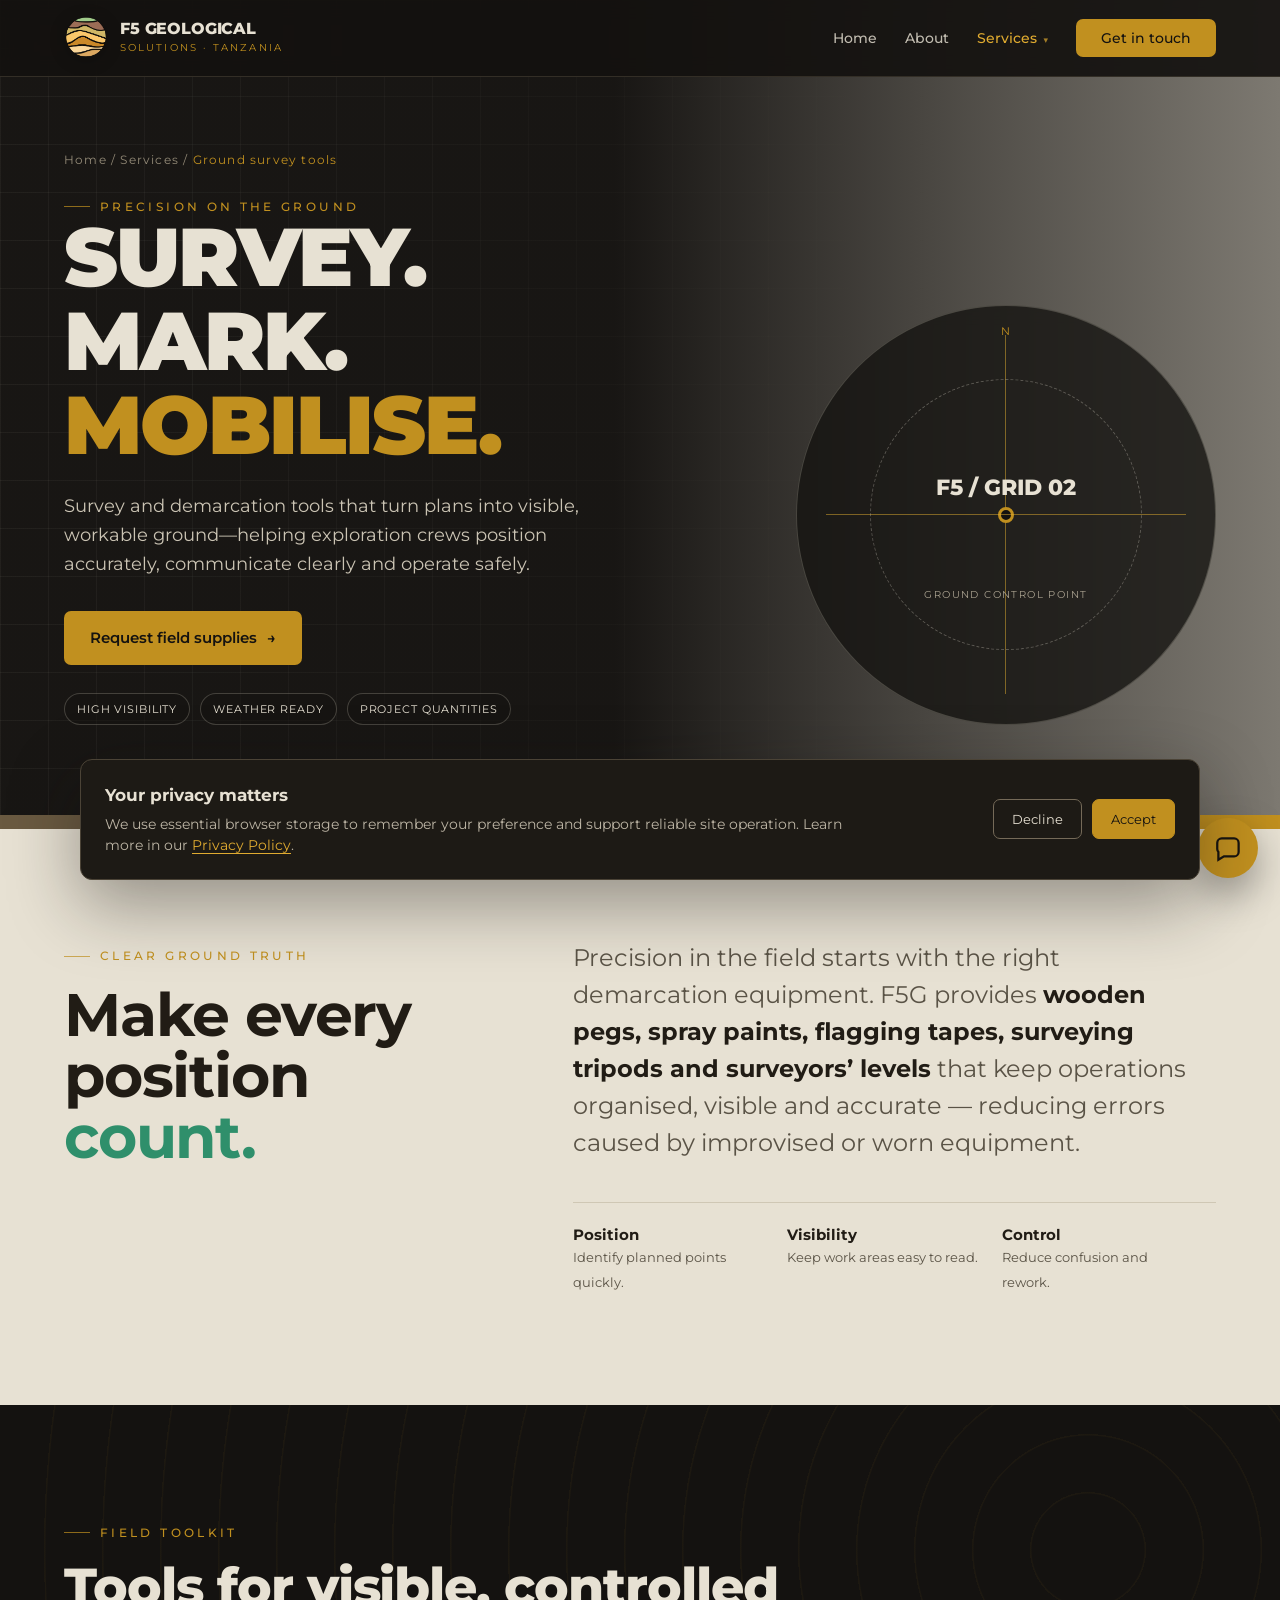
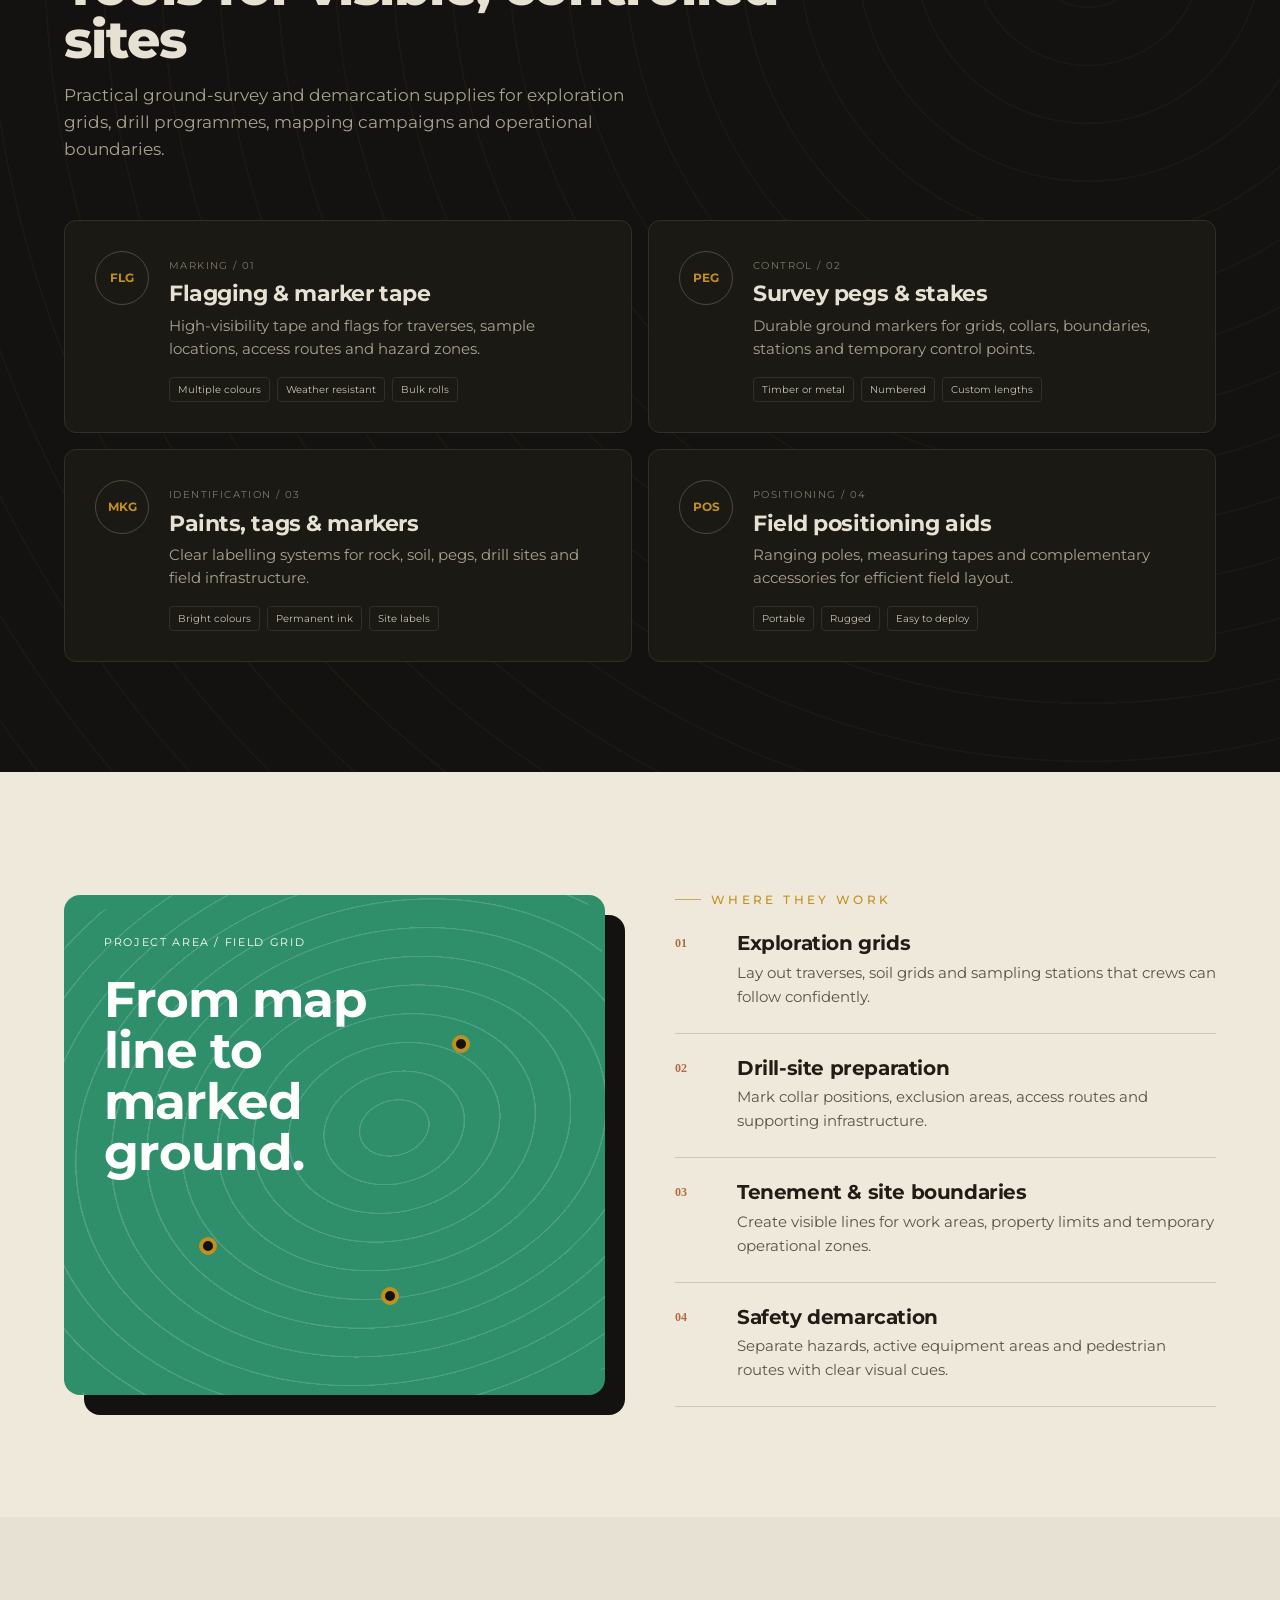
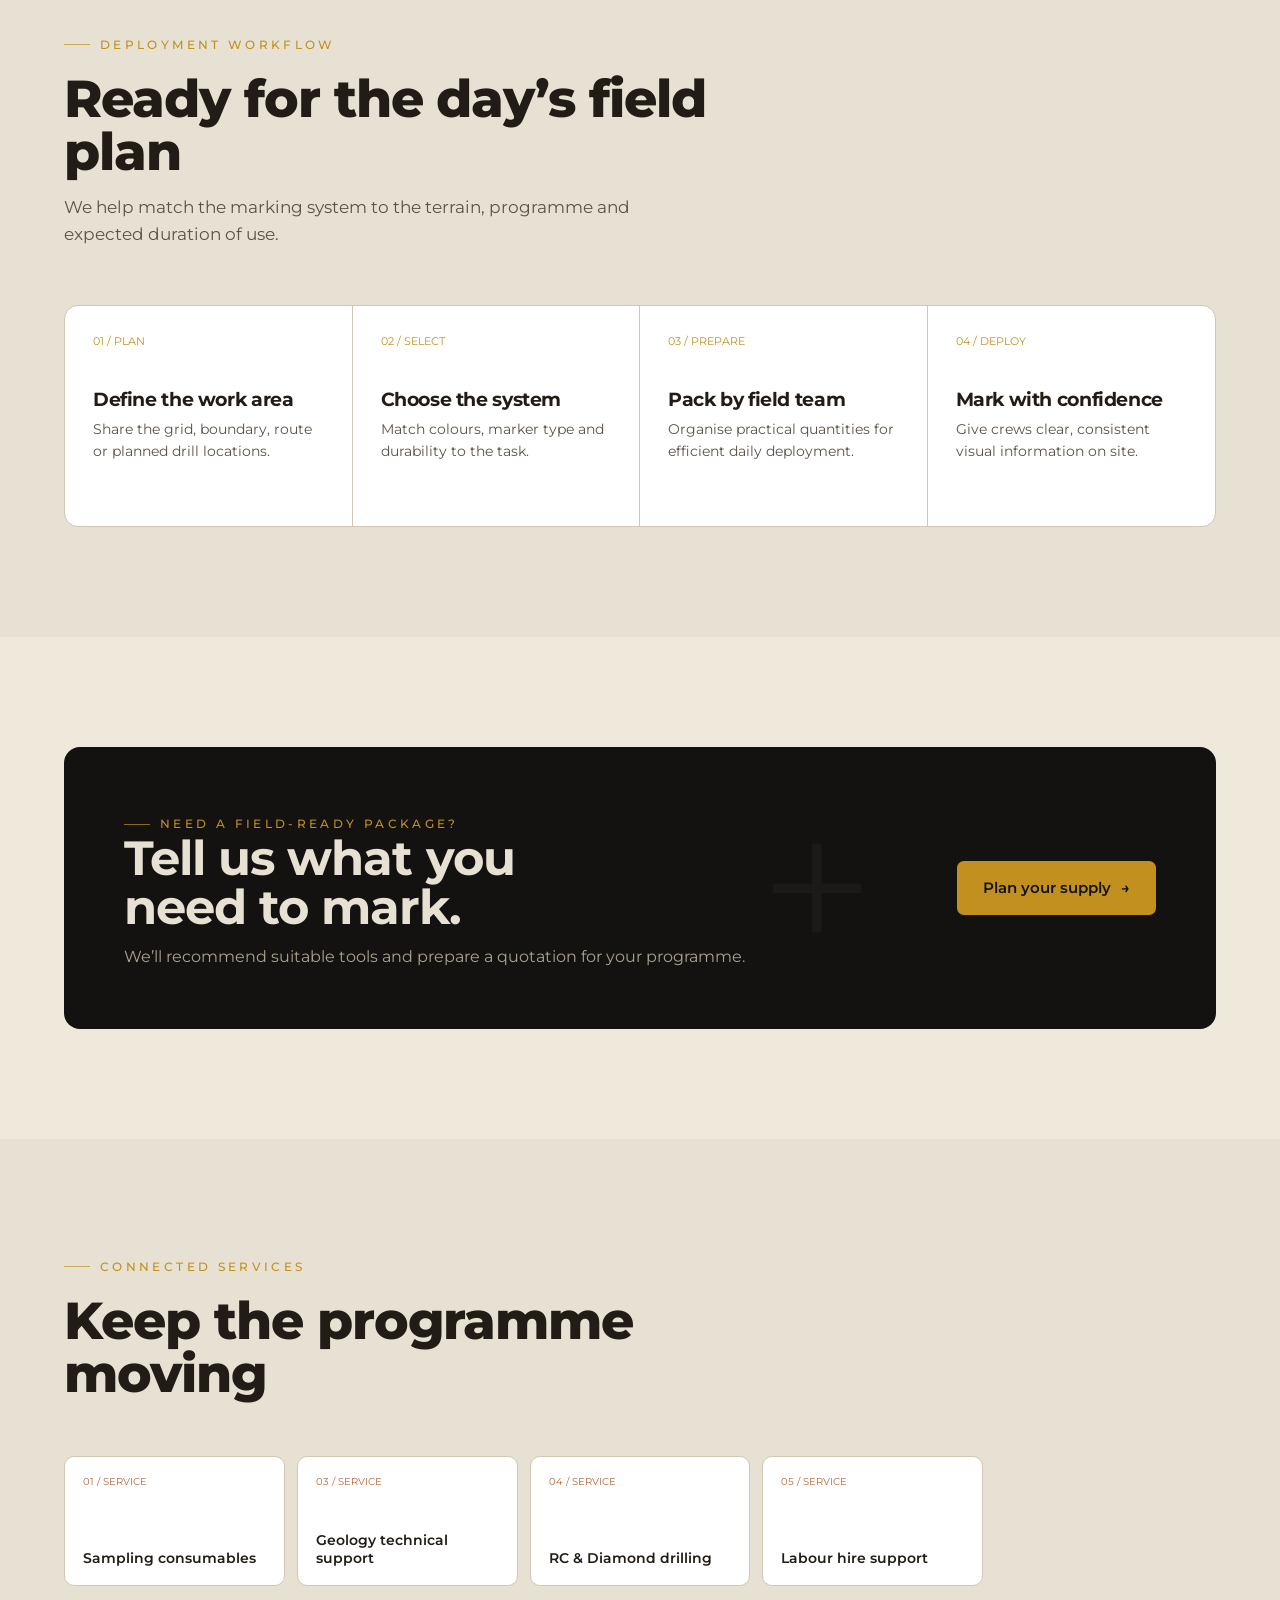
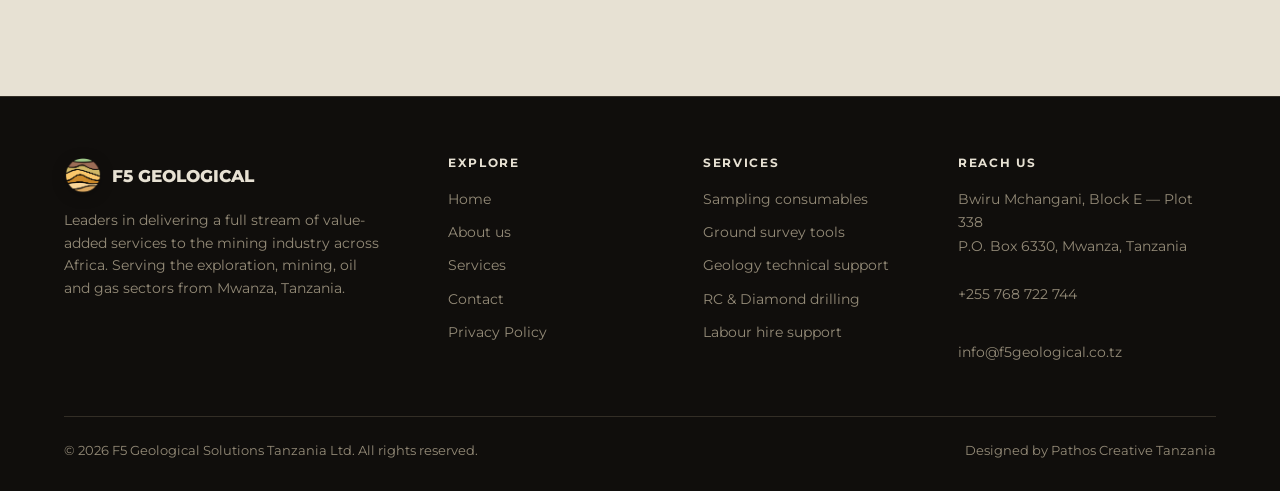
<file: ground-survey.html>
<!DOCTYPE html>
<html lang="en">
<head>
<meta charset="UTF-8">
<meta name="viewport" content="width=device-width, initial-scale=1.0">
<link rel="icon" type="image/png" href="assets/f5-geological-logo.png">
<title>Ground survey & demarcation tools — F5 Geological Solutions Tanzania</title>
<meta name="description" content="Tools that enhance precision and visibility during field operations.">
<link rel="preconnect" href="https://fonts.googleapis.com"><link rel="preconnect" href="https://fonts.gstatic.com" crossorigin><link href="https://fonts.googleapis.com/css2?family=Montserrat:wght@400;500;600;700;800;900&display=swap" rel="stylesheet">
<link rel="stylesheet" href="assets/arvin-chat.css">
<style>
:root{
  --basalt:#141210; --basalt-2:#1d1a15;
  --sand:#e7e1d3; --sand-2:#efe9dc;
  --ink:#211c15; --ink-soft:#5a5346;
  --gold:#c1901f; --gold-bright:#e0ab30;
  --malachite:#2f8f6b; --copper:#b06b3f;
  --line:#cfc7b4; --line-dark:#332e26;
  --maxw:1200px; --ease:cubic-bezier(.2,.7,.2,1);
}
*{box-sizing:border-box;margin:0;padding:0}
html{scroll-behavior:smooth}
@media (prefers-reduced-motion:reduce){html{scroll-behavior:auto}}
body{font-family:"IBM Plex Sans",system-ui,sans-serif;background:var(--sand);color:var(--ink);line-height:1.6;-webkit-font-smoothing:antialiased;overflow-x:hidden}
body.menu-open{overflow:hidden}
h1,h2,h3,h4{font-family:"Archivo",sans-serif;line-height:1.02;letter-spacing:-.02em}
a{color:inherit;text-decoration:none}
img{max-width:100%;display:block}
.wrap{max-width:var(--maxw);margin:0 auto;padding:0 24px}
.mono{font-family:"IBM Plex Mono",monospace;letter-spacing:.02em}
.eyebrow{font-family:"IBM Plex Mono",monospace;font-size:12px;letter-spacing:.28em;text-transform:uppercase;color:var(--gold);font-weight:500;display:inline-flex;align-items:center;gap:10px}
.eyebrow::before{content:"";width:26px;height:1px;background:var(--gold);opacity:.7}
.eyebrow.center::before{display:none}

/* ---------- NAV ---------- */
header.nav{position:fixed;top:0;left:0;right:0;z-index:100;transition:background .4s var(--ease),border-color .4s,padding .4s var(--ease);border-bottom:1px solid transparent;padding:16px 0}
header.nav.solid{background:rgba(20,18,16,.92);backdrop-filter:blur(10px);border-bottom:1px solid var(--line-dark)}
header.nav.scrolled{background:rgba(20,18,16,.95);backdrop-filter:blur(10px);border-bottom:1px solid var(--line-dark);padding:11px 0}
.nav-in{display:flex;align-items:center;justify-content:space-between;gap:24px}
.brand{display:flex;align-items:center;gap:12px;color:var(--sand)}
.brand .mark{width:44px;height:44px;object-fit:contain;flex:none;filter:drop-shadow(0 3px 8px rgba(0,0,0,.28))}
.brand b{font-family:"Archivo";font-weight:800;font-size:16px;letter-spacing:-.01em;line-height:1;display:block}
.brand .sub{display:block;font-size:9.5px;letter-spacing:.22em;color:var(--gold);font-family:"IBM Plex Mono";margin-top:3px}
nav.links{display:flex;align-items:center;gap:28px}
nav.links>a,.dd>a{color:var(--sand);font-size:14px;font-weight:500;opacity:.82;transition:opacity .2s,color .2s;padding:4px 0}
nav.links>a:hover,.dd>a:hover,nav.links>a.active,.dd>a.active{opacity:1;color:var(--gold-bright)}
.dd{position:relative;display:flex;align-items:center}
.dd>a::after{content:"▾";font-size:9px;margin-left:6px;opacity:.7}
.dd-menu{position:absolute;top:100%;left:50%;transform:translateX(-50%) translateY(8px);min-width:290px;background:var(--basalt-2);border:1px solid var(--line-dark);border-radius:10px;padding:8px;opacity:0;visibility:hidden;transition:.25s var(--ease);box-shadow:0 30px 60px -30px rgba(0,0,0,.7)}
.dd:hover .dd-menu,.dd:focus-within .dd-menu{opacity:1;visibility:visible;transform:translateX(-50%) translateY(2px)}
.dd-menu a{display:block;padding:11px 14px;border-radius:7px;font-size:13.5px;color:#cfc8b7;transition:background .2s,color .2s}
.dd-menu a:hover{background:var(--basalt);color:var(--gold-bright)}
.nav-cta{background:var(--gold)!important;color:var(--basalt)!important;padding:11px 22px!important;min-width:140px;border-radius:7px;font-weight:600;font-size:14px;line-height:1.2;white-space:nowrap;flex-shrink:0;text-align:center;opacity:1!important;transition:transform .2s var(--ease),background .2s}
.nav-cta:hover{background:var(--gold-bright)!important;transform:translateY(-2px)}
.burger{display:none;background:none;border:0;cursor:pointer;width:44px;height:44px;flex-direction:column;justify-content:center;gap:5px;align-items:flex-end}
.burger span{display:block;height:2px;width:26px;background:var(--sand);transition:.3s var(--ease)}
.burger.open span:nth-child(1){transform:translateY(7px) rotate(45deg)}
.burger.open span:nth-child(2){opacity:0}
.burger.open span:nth-child(3){transform:translateY(-7px) rotate(-45deg)}

/* ---------- BUTTONS ---------- */
.btn{display:inline-flex;align-items:center;gap:10px;padding:15px 26px;border-radius:7px;font-weight:600;font-size:15px;transition:transform .2s var(--ease),background .2s,color .2s,box-shadow .2s;cursor:pointer;border:0;font-family:inherit}
.btn-gold{background:var(--gold);color:var(--basalt)}
.btn-gold:hover{background:var(--gold-bright);transform:translateY(-3px);box-shadow:0 12px 30px -12px rgba(224,171,48,.6)}
.btn-ghost{background:transparent;color:var(--sand);border:1px solid rgba(231,225,211,.28)}
.btn-ghost:hover{border-color:var(--gold);color:var(--gold-bright);transform:translateY(-3px)}
.btn-dark{background:var(--basalt);color:var(--sand)}
.btn-dark:hover{background:var(--basalt-2);transform:translateY(-3px)}
.btn .arr{transition:transform .25s var(--ease)}
.btn:hover .arr{transform:translateX(4px)}

/* ---------- HERO (home) ---------- */
.hero{position:relative;background:var(--basalt);color:var(--sand);min-height:100vh;display:flex;align-items:center;overflow:hidden;padding:130px 0 60px}
.hero-grid{display:grid;grid-template-columns:1.35fr .65fr;gap:40px;align-items:center;width:100%}
.hero h1{font-size:clamp(42px,6.6vw,90px);font-weight:900;text-transform:uppercase;letter-spacing:-.025em}
.hero h1 .g{color:var(--gold)}
.hero h1 .stroke{color:transparent;-webkit-text-stroke:1.5px var(--sand)}
.hero p.lead{max-width:560px;margin:28px 0 34px;font-size:clamp(16px,1.7vw,19px);color:#c8c1b1;line-height:1.55}
.hero-actions{display:flex;flex-wrap:wrap;gap:14px}
.hero-coord{margin-bottom:26px}
.core{position:relative;height:440px;border-radius:10px;overflow:hidden;border:1px solid var(--line-dark);box-shadow:0 40px 80px -40px rgba(0,0,0,.7);display:flex;flex-direction:column}
.core .layer{flex:1;position:relative;display:flex;align-items:center;padding-left:64px;font-family:"IBM Plex Mono";font-size:12px;letter-spacing:.04em;color:rgba(255,255,255,.85);transform:translateY(20px);opacity:0;animation:layerIn .7s var(--ease) forwards}
.core .layer .depth{position:absolute;left:0;top:0;bottom:0;width:52px;border-right:1px solid rgba(255,255,255,.14);display:flex;align-items:center;justify-content:center;font-size:10px;color:rgba(255,255,255,.55);background:rgba(0,0,0,.18)}
.core .layer:nth-child(1){background:linear-gradient(90deg,#4a3f2f,#6a5a41);animation-delay:.15s}
.core .layer:nth-child(2){background:linear-gradient(90deg,#7c6a3e,#9c8340);animation-delay:.28s}
.core .layer:nth-child(3){background:linear-gradient(90deg,#8a5a30,#b06b3f);animation-delay:.41s}
.core .layer:nth-child(4){background:linear-gradient(90deg,#2c5c48,#2f8f6b);animation-delay:.54s}
.core .layer:nth-child(5){background:linear-gradient(90deg,#3a3630,#575047);animation-delay:.67s}
.core .layer:nth-child(6){background:linear-gradient(90deg,#b58a1e,#e0ab30);color:var(--basalt);font-weight:600;animation-delay:.8s}
@keyframes layerIn{to{transform:translateY(0);opacity:1}}
.core-cap{text-align:center;margin-top:14px;font-family:"IBM Plex Mono";font-size:11px;letter-spacing:.16em;color:rgba(255,255,255,.4);text-transform:uppercase}
.hero-scroll{position:absolute;bottom:26px;left:50%;transform:translateX(-50%);font-family:"IBM Plex Mono";font-size:11px;letter-spacing:.2em;color:rgba(255,255,255,.4);text-transform:uppercase;display:flex;flex-direction:column;align-items:center;gap:8px}
.hero-scroll .dot{width:1px;height:34px;background:linear-gradient(var(--gold),transparent);animation:drop 1.8s infinite}
@keyframes drop{0%{transform:scaleY(0);transform-origin:top}50%{transform:scaleY(1);transform-origin:top}51%{transform-origin:bottom}100%{transform:scaleY(0);transform-origin:bottom}}

/* ---------- PAGE HERO (inner pages) ---------- */
.phero{background:var(--basalt);color:var(--sand);padding:160px 0 70px;position:relative;overflow:hidden}
.phero::after{content:"";position:absolute;left:0;right:0;bottom:0;height:14px;display:block}
.phero .bc{font-family:"IBM Plex Mono";font-size:12px;letter-spacing:.1em;color:#948b78;margin-bottom:20px}
.phero .bc a:hover{color:var(--gold)}
.phero .bc span{color:var(--gold)}
.phero h1{font-size:clamp(34px,5.4vw,68px);font-weight:900;max-width:16ch;letter-spacing:-.025em}
.phero h1 .g{color:var(--gold)}
.phero p{max-width:600px;margin-top:20px;color:#c8c1b1;font-size:clamp(15px,1.6vw,18px)}

/* ---------- STATS ---------- */
.stats{background:var(--basalt-2);color:var(--sand);border-top:1px solid var(--line-dark);padding:56px 0}
.stats-grid{display:grid;grid-template-columns:repeat(4,1fr);gap:20px}
.stat{padding:6px 8px;position:relative}
.stat:not(:last-child)::after{content:"";position:absolute;right:-10px;top:6px;bottom:6px;width:1px;background:var(--line-dark)}
.stat .num{font-family:"Archivo";font-weight:900;font-size:clamp(38px,4.6vw,58px);color:var(--gold);line-height:1;letter-spacing:-.02em}
.stat .num .plus{color:var(--sand);font-size:.55em;vertical-align:top;margin-left:2px}
.stat .lab{font-family:"IBM Plex Mono";font-size:12px;letter-spacing:.1em;text-transform:uppercase;color:#a89f8b;margin-top:10px}

/* ---------- SECTION SHELL ---------- */
.band{padding:110px 0}
.band.light{background:var(--sand)}
.band.paper{background:var(--sand-2)}
.sec-head{max-width:720px;margin-bottom:56px}
.sec-head.center{margin-left:auto;margin-right:auto;text-align:center}
.sec-head h2{font-size:clamp(30px,4.4vw,52px);font-weight:800;margin:18px 0 0;letter-spacing:-.02em}
.sec-head p{color:var(--ink-soft);font-size:17px;margin-top:16px;max-width:600px}
.sec-head.center p{margin-left:auto;margin-right:auto}
.strata{height:14px;display:flex;width:100%}
.strata i{flex:1;height:100%}
.strata i:nth-child(1){background:#6a5a41}.strata i:nth-child(2){background:#9c8340}
.strata i:nth-child(3){background:var(--copper)}.strata i:nth-child(4){background:var(--malachite)}
.strata i:nth-child(5){background:var(--gold)}

/* ---------- ABOUT ---------- */
.about-grid{display:grid;grid-template-columns:1fr 1fr;gap:60px;align-items:center}
.about-copy p{color:var(--ink-soft);margin-bottom:18px;font-size:16.5px}
.about-copy p strong{color:var(--ink);font-weight:600}
.about-tags{display:flex;flex-wrap:wrap;gap:10px;margin-top:26px}
.tag{font-family:"IBM Plex Mono";font-size:12px;padding:7px 13px;border:1px solid var(--line);border-radius:20px;color:var(--ink-soft);background:#fff}
.about-photos{position:relative;height:480px}
.about-photos figure{position:absolute;border-radius:10px;overflow:hidden;box-shadow:0 24px 50px -24px rgba(20,18,16,.5);border:4px solid #fff}
.about-photos .p1{width:66%;top:0;left:0;z-index:2}
.about-photos .p2{width:52%;bottom:0;right:0;z-index:3}
.about-photos .p3{width:44%;top:44%;left:6%;z-index:1;opacity:.96}
.about-photos figure img{width:100%;height:100%;object-fit:cover}

/* ---------- SERVICES LOG ---------- */
.log{display:grid;grid-template-columns:64px 1fr;border:1px solid var(--line);border-radius:12px;overflow:hidden;background:#fff}
.log-ruler{background:var(--basalt);position:relative}
.log-ruler .tick{position:absolute;left:0;right:0;display:flex;justify-content:center;font-family:"IBM Plex Mono";font-size:10px;color:rgba(255,255,255,.4)}
.log-items{display:flex;flex-direction:column}
.svc{border-bottom:1px solid var(--line);position:relative;transition:background .3s var(--ease);background:#fff}
.svc:last-child{border-bottom:0}
.svc:hover,.svc.open{background:var(--sand-2)}
.svc-head{display:flex;align-items:center;gap:22px;padding:26px 30px;cursor:pointer}
.svc-idx{font-family:"IBM Plex Mono";font-size:13px;color:var(--gold);font-weight:600;width:34px;flex:none}
.svc-swatch{width:8px;align-self:stretch;border-radius:3px;flex:none;min-height:26px}
.svc-title{font-family:"Archivo";font-weight:700;font-size:clamp(18px,2.2vw,24px);flex:1;letter-spacing:-.01em;transition:color .2s}
.svc:hover .svc-title,.svc.open .svc-title{color:var(--copper)}
.svc-plus{width:34px;height:34px;border:1px solid var(--line);border-radius:50%;display:grid;place-items:center;flex:none;transition:.3s var(--ease);color:var(--ink-soft)}
.svc.open .svc-plus{background:var(--gold);border-color:var(--gold);color:var(--basalt);transform:rotate(135deg)}
.svc-body{max-height:0;overflow:hidden;transition:max-height .5s var(--ease)}
.svc-body-in{padding:0 30px 30px 90px;color:var(--ink-soft);font-size:16px;max-width:820px}
.svc-body-in .feat{display:flex;flex-wrap:wrap;gap:8px;margin:16px 0 20px}
.svc-body-in .feat span{font-family:"IBM Plex Mono";font-size:11.5px;background:#fff;border:1px solid var(--line);padding:6px 11px;border-radius:5px;color:var(--ink)}
.svc-body-in .more{display:inline-flex;align-items:center;gap:8px;font-weight:600;color:var(--copper);font-size:14px}
.svc-body-in .more:hover{color:var(--gold)}

/* ---------- SERVICE CARDS (overview grid) ---------- */
.scards{display:grid;grid-template-columns:repeat(3,1fr);gap:24px}
.scard{background:#fff;border:1px solid var(--line);border-radius:12px;padding:32px 28px;position:relative;overflow:hidden;transition:transform .3s var(--ease),box-shadow .3s;display:flex;flex-direction:column}
.scard:hover{transform:translateY(-6px);box-shadow:0 26px 50px -30px rgba(20,18,16,.4)}
.scard::before{content:"";position:absolute;top:0;left:0;right:0;height:5px;background:var(--accent)}
.scard .idx{font-family:"IBM Plex Mono";font-size:12px;color:var(--accent);font-weight:600;margin-bottom:16px}
.scard h3{font-size:21px;font-weight:700;margin-bottom:12px;letter-spacing:-.01em}
.scard p{color:var(--ink-soft);font-size:15px;flex:1}
.scard .go{margin-top:20px;display:inline-flex;align-items:center;gap:8px;font-weight:600;font-size:14px;color:var(--ink)}
.scard:hover .go{color:var(--copper)}
.scard .go .arr{transition:transform .25s var(--ease)}
.scard:hover .go .arr{transform:translateX(4px)}

/* ---------- SERVICE DETAIL ---------- */
.sd-grid{display:grid;grid-template-columns:1.05fr .95fr;gap:56px;align-items:start}
.sd-copy p{color:var(--ink-soft);font-size:16.5px;margin-bottom:18px}
.sd-copy p strong{color:var(--ink);font-weight:600}
.sd-media{position:relative}
.sd-media img{width:100%;border-radius:12px;border:4px solid #fff;box-shadow:0 30px 60px -34px rgba(20,18,16,.55)}
.sd-media .cap{font-family:"IBM Plex Mono";font-size:11px;letter-spacing:.14em;text-transform:uppercase;color:var(--ink-soft);margin-top:14px;text-align:center}
.sd-list{list-style:none;margin:24px 0 10px;display:grid;gap:12px}
.sd-list li{display:flex;gap:12px;align-items:flex-start;font-size:16px;color:var(--ink)}
.sd-list li::before{content:"▪";color:var(--gold);font-size:18px;line-height:1.3}
.sd-tags{display:flex;flex-wrap:wrap;gap:9px;margin:22px 0 30px}
.sd-tags span{font-family:"IBM Plex Mono";font-size:12px;padding:7px 13px;border:1px solid var(--line);border-radius:20px;color:var(--ink-soft);background:#fff}
.othersvc{display:flex;flex-wrap:wrap;gap:12px;margin-top:14px}
.othersvc a{font-family:"IBM Plex Mono";font-size:13px;padding:11px 16px;border:1px solid var(--line);border-radius:8px;background:#fff;color:var(--ink-soft);transition:.2s}
.othersvc a:hover{border-color:var(--gold);color:var(--ink);transform:translateY(-2px)}

/* ---------- MVV ---------- */
.mvv{display:grid;grid-template-columns:repeat(3,1fr);gap:24px}
.mvv .card{background:var(--basalt);color:var(--sand);border-radius:12px;padding:38px 32px;position:relative;overflow:hidden;transition:transform .3s var(--ease);border:1px solid var(--line-dark)}
.mvv .card:hover{transform:translateY(-6px)}
.mvv .card::before{content:"";position:absolute;top:0;left:0;right:0;height:4px;background:var(--accent)}
.mvv .card:nth-child(1){--accent:var(--gold)}.mvv .card:nth-child(2){--accent:var(--malachite)}.mvv .card:nth-child(3){--accent:var(--copper)}
.mvv .ico{font-size:26px;margin-bottom:18px;color:var(--accent)}
.mvv h3{font-size:22px;font-weight:800;margin-bottom:12px}
.mvv p{color:#bdb6a6;font-size:15.5px}
.mvv .n{position:absolute;right:20px;bottom:6px;font-family:"Archivo";font-weight:900;font-size:80px;color:rgba(255,255,255,.04)}

/* ---------- TEAM ---------- */
.team{display:grid;grid-template-columns:repeat(3,1fr);gap:26px}
.member{background:#fff;border:1px solid var(--line);border-radius:12px;overflow:hidden;transition:transform .3s var(--ease),box-shadow .3s}
.member:hover{transform:translateY(-6px);box-shadow:0 26px 50px -30px rgba(20,18,16,.45)}
.member .ph{aspect-ratio:1/1;overflow:hidden;background:var(--basalt-2)}
.member .ph img{width:100%;height:100%;object-fit:cover;transition:transform .5s var(--ease)}
.member:hover .ph img{transform:scale(1.05)}
.member .info{padding:22px 24px}
.member .role{font-family:"IBM Plex Mono";font-size:11px;letter-spacing:.16em;text-transform:uppercase;color:var(--gold)}
.member h3{font-size:20px;font-weight:700;margin:8px 0 10px}
.member p{color:var(--ink-soft);font-size:14.5px}
.member .li{display:inline-flex;align-items:center;gap:6px;margin-top:14px;font-family:"IBM Plex Mono";font-size:12px;color:var(--copper)}
.member .li:hover{color:var(--gold)}

/* ---------- CTA STRIP ---------- */
.cta-strip{background:var(--basalt);color:var(--sand);border-radius:16px;padding:56px 48px;display:flex;align-items:center;justify-content:space-between;gap:30px;flex-wrap:wrap;position:relative;overflow:hidden;border:1px solid var(--line-dark)}
.cta-strip h2{font-size:clamp(26px,3.4vw,40px);font-weight:800;max-width:16ch}
.cta-strip p{color:#bdb6a6;margin-top:12px;max-width:44ch}

/* ---------- CONTACT ---------- */
.contact{background:var(--basalt);color:var(--sand)}
.contact-grid{display:grid;grid-template-columns:.9fr 1.1fr;gap:56px}
.contact h2{font-size:clamp(30px,4.4vw,52px);font-weight:800;color:var(--sand)}
.contact .lead{color:#bdb6a6;margin:18px 0 34px;font-size:17px;max-width:420px}
.cinfo{display:flex;flex-direction:column;gap:22px}
.cinfo .row{display:flex;gap:16px;align-items:flex-start}
.cinfo .ic{width:44px;height:44px;border:1px solid var(--line-dark);border-radius:9px;display:grid;place-items:center;color:var(--gold);flex:none;font-size:18px}
.cinfo .k{font-family:"IBM Plex Mono";font-size:11px;letter-spacing:.14em;text-transform:uppercase;color:#948b78}
.cinfo .v{font-size:16px;color:var(--sand);margin-top:3px}
.cinfo .v a:hover{color:var(--gold-bright)}
form.cf{background:var(--basalt-2);border:1px solid var(--line-dark);border-radius:14px;padding:34px}
form.cf .fld{margin-bottom:18px}
form.cf label{display:block;font-family:"IBM Plex Mono";font-size:11px;letter-spacing:.12em;text-transform:uppercase;color:#948b78;margin-bottom:8px}
form.cf input,form.cf textarea{width:100%;background:var(--basalt);border:1px solid var(--line-dark);border-radius:8px;padding:13px 15px;color:var(--sand);font-family:"IBM Plex Sans";font-size:15px;transition:border-color .2s}
form.cf input:focus,form.cf textarea:focus{outline:none;border-color:var(--gold)}
form.cf textarea{resize:vertical;min-height:110px}
form.cf .btn-gold{width:100%;justify-content:center;margin-top:6px}
.cf-note{font-family:"IBM Plex Mono";font-size:12px;color:var(--malachite);margin-top:14px;min-height:18px;text-align:center}
.map-wrap{border-radius:14px;overflow:hidden;border:1px solid var(--line-dark);margin-top:44px;filter:grayscale(.3) contrast(1.05)}
.map-wrap iframe{display:block;width:100%;height:340px;border:0}

/* ---------- FOOTER ---------- */
footer{background:#100e0c;color:#948b78;padding:60px 0 30px;border-top:1px solid var(--line-dark)}
.foot-grid{display:grid;grid-template-columns:1.6fr 1fr 1fr 1.2fr;gap:40px;padding-bottom:40px;border-bottom:1px solid var(--line-dark)}
.foot-brand .fb{display:flex;align-items:center;gap:10px;margin-bottom:14px}
.foot-brand .fb .mark{width:38px;height:38px;object-fit:contain;filter:drop-shadow(0 3px 7px rgba(0,0,0,.28))}
.foot-brand b{font-family:"Archivo";font-weight:800;color:var(--sand);font-size:17px}
.foot-brand p{max-width:320px;margin-top:6px;font-size:14px;line-height:1.6}
.foot-col h4{color:var(--sand);font-size:12px;font-family:"IBM Plex Mono";letter-spacing:.14em;text-transform:uppercase;margin-bottom:18px}
.foot-col a{display:block;font-size:14px;margin-bottom:11px;transition:color .2s}
.foot-col a:hover{color:var(--gold)}
.foot-col .addr{font-size:14px;line-height:1.7}
.foot-bot{display:flex;justify-content:space-between;flex-wrap:wrap;gap:12px;padding-top:24px;font-size:12.5px;font-family:"IBM Plex Mono"}

/* ---------- REVEAL ---------- */
.reveal{opacity:0;transform:translateY(28px);transition:opacity .7s var(--ease),transform .7s var(--ease)}
.reveal.in{opacity:1;transform:none}
@media (prefers-reduced-motion:reduce){
  .reveal{opacity:1;transform:none;transition:none}
  .core .layer{animation:none;opacity:1;transform:none}
  .hero-scroll .dot{animation:none}
}

/* ---------- RESPONSIVE ---------- */
@media (max-width:960px){
  .hero-grid{grid-template-columns:1fr;gap:36px}
  .core{height:340px}
  .about-grid,.contact-grid,.sd-grid{grid-template-columns:1fr;gap:40px}
  .about-photos{height:400px;max-width:460px}
  .mvv,.team,.scards{grid-template-columns:1fr}
  .stats-grid{grid-template-columns:repeat(2,1fr);gap:34px 20px}
  .stat:nth-child(2)::after{display:none}
  .foot-grid{grid-template-columns:1fr 1fr;gap:32px}
}
@media (max-width:760px){
  header.nav,header.nav.solid,header.nav.scrolled{backdrop-filter:none;-webkit-backdrop-filter:none}
  nav.links{position:fixed;top:0;right:0;bottom:auto;left:auto;width:min(82vw,340px);height:100vh;height:100dvh;min-height:100vh;background:var(--basalt);flex-direction:column;justify-content:flex-start;align-items:flex-start;gap:6px;padding:96px 32px 40px;transform:translateX(100%);transition:transform .4s var(--ease);border-left:1px solid var(--line-dark);overflow-x:hidden;overflow-y:auto;overscroll-behavior:contain;z-index:105}
  nav.links.open{transform:none;box-shadow:-30px 0 60px -20px rgba(0,0,0,.6)}
  nav.links>a,.dd>a{font-size:18px;padding:10px 0}
  .dd{flex-direction:column;align-items:flex-start;width:100%}
  .dd-menu{position:static;transform:none;opacity:1;visibility:visible;min-width:0;width:100%;background:transparent;border:0;box-shadow:none;padding:0 0 6px 14px}
  .dd-menu a{padding:8px 0;font-size:14px}
  .dd>a::after{display:none}
  .nav-cta{margin-top:10px}
  .burger{display:flex;z-index:110;position:relative}
  .band{padding:80px 0}
  .svc-body-in{padding-left:30px}
  .log{grid-template-columns:0 1fr}.log-ruler{display:none}
  .cta-strip{padding:40px 30px}
  .foot-grid{grid-template-columns:1fr}
}

/* ---------- GROUND SURVEY: CARTOGRAPHIC PAGE ---------- */
.survey-hero{min-height:760px;padding:150px 0 90px;background:
 linear-gradient(90deg,rgba(20,18,16,.98) 0 48%,rgba(20,18,16,.72) 75%,rgba(20,18,16,.5)),
 url('https://f5geological.co.tz/wp-content/uploads/2025/01/WhatsApp-Image-2025-01-12-at-15.20.06-1-1024x576.jpeg') center/cover;color:var(--sand)}
.survey-hero::before{content:"";position:absolute;inset:0;background-image:linear-gradient(rgba(231,225,211,.055) 1px,transparent 1px),linear-gradient(90deg,rgba(231,225,211,.055) 1px,transparent 1px);background-size:48px 48px;mask-image:linear-gradient(90deg,#000,transparent 75%)}
.survey-hero-grid{position:relative;display:grid;grid-template-columns:1.15fr .85fr;gap:70px;align-items:end}.survey-hero h1{font-size:clamp(44px,6.5vw,82px);max-width:11ch;text-transform:uppercase}.survey-hero h1 span{color:var(--gold)}.survey-hero .lead{font-size:18px;color:#cbc4b4;max-width:580px;margin:25px 0 32px}
.coord-card{justify-self:end;width:min(100%,420px);aspect-ratio:1;background:rgba(20,18,16,.78);backdrop-filter:blur(9px);border:1px solid rgba(231,225,211,.22);border-radius:50%;display:grid;place-items:center;position:relative}.coord-card::before,.coord-card::after{content:"";position:absolute;background:rgba(224,171,48,.5)}.coord-card::before{width:1px;height:86%;top:7%}.coord-card::after{height:1px;width:86%;left:7%}.coord-ring{width:65%;height:65%;border:1px dashed rgba(231,225,211,.3);border-radius:50%;display:grid;place-items:center;text-align:center;position:relative}.coord-ring::after{content:"";position:absolute;width:10px;height:10px;border:3px solid var(--gold);border-radius:50%;background:var(--basalt)}.coord-ring b{font:800 22px "Archivo";margin-bottom:55px}.coord-ring small{position:absolute;bottom:48px;font:10px "IBM Plex Mono";letter-spacing:.14em;color:#a9a18f}.north{position:absolute;top:18px;font:11px "IBM Plex Mono";color:var(--gold)}
.survey-proof{display:flex;gap:10px;flex-wrap:wrap;margin-top:28px}.survey-proof span{font:11px "IBM Plex Mono";letter-spacing:.08em;text-transform:uppercase;padding:8px 12px;border:1px solid rgba(231,225,211,.22);border-radius:999px;background:rgba(20,18,16,.45)}
.mission-grid{display:grid;grid-template-columns:.8fr 1.2fr;gap:80px}.mission-grid h2{font-size:clamp(36px,5vw,60px);margin-top:18px}.mission-grid h2 em{color:var(--malachite);font-style:normal}.mission-copy>p{font-size:clamp(18px,2vw,24px);line-height:1.55;color:var(--ink-soft)}.mission-copy strong{color:var(--ink)}.mission-points{display:grid;grid-template-columns:repeat(3,1fr);margin-top:40px;border-top:1px solid var(--line)}.mission-points div{padding:22px 18px 0 0}.mission-points b{font:700 15px "Archivo";display:block}.mission-points span{font-size:13px;color:var(--ink-soft)}
.toolkit{background:var(--basalt);color:var(--sand);position:relative;overflow:hidden}.toolkit::after{content:"";position:absolute;inset:0;background:repeating-radial-gradient(circle at 85% 15%,transparent 0 56px,rgba(193,144,31,.05) 57px 58px);pointer-events:none}.toolkit .sec-head{position:relative;z-index:1}.toolkit .sec-head p{color:#aaa291}.tool-grid{position:relative;z-index:1;display:grid;grid-template-columns:repeat(2,1fr);gap:16px}.tool-card{border:1px solid var(--line-dark);border-radius:12px;padding:30px;background:rgba(29,26,21,.86);display:grid;grid-template-columns:54px 1fr;gap:20px;transition:.3s}.tool-card:hover{transform:translateY(-4px);border-color:var(--gold)}.tool-symbol{width:54px;height:54px;border:1px solid #514838;border-radius:50%;display:grid;place-items:center;font:700 12px "IBM Plex Mono";color:var(--gold)}.tool-card .code{font:10px "IBM Plex Mono";letter-spacing:.14em;color:#817969}.tool-card h3{font-size:22px;margin:7px 0 9px}.tool-card p{font-size:14.5px;color:#aaa291}.tool-card ul{list-style:none;display:flex;flex-wrap:wrap;gap:7px;margin-top:16px}.tool-card li{font:10px "IBM Plex Mono";border:1px solid var(--line-dark);padding:5px 8px;border-radius:4px;color:#c9c1b1}
.use-grid{display:grid;grid-template-columns:1fr 1fr;gap:70px;align-items:center}.field-map{min-height:500px;border-radius:16px;background:var(--malachite);position:relative;overflow:hidden;padding:40px;color:#fff;box-shadow:20px 20px 0 var(--basalt)}.field-map::before{content:"";position:absolute;inset:-40px;background:repeating-radial-gradient(ellipse at 60% 50%,transparent 0 34px,rgba(255,255,255,.16) 35px 36px);transform:rotate(-16deg)}.field-map>*{position:relative}.field-map .map-code{font:11px "IBM Plex Mono";letter-spacing:.15em}.field-map h2{font-size:clamp(34px,4vw,50px);max-width:8ch;margin-top:25px}.field-map .pin{position:absolute;width:18px;height:18px;border:4px solid var(--gold);background:var(--basalt);border-radius:50%}.p1{right:25%;top:28%}.p2{left:25%;bottom:28%}.p3{right:38%;bottom:18%}
.use-list{counter-reset:uses}.use-item{counter-increment:uses;padding:24px 0 24px 62px;border-bottom:1px solid var(--line);position:relative}.use-item::before{content:"0" counter(uses);position:absolute;left:0;top:27px;font:600 12px "IBM Plex Mono";color:var(--copper)}.use-item h3{font-size:20px;margin-bottom:7px}.use-item p{color:var(--ink-soft);font-size:15px}
.field-flow{display:grid;grid-template-columns:repeat(4,1fr);border:1px solid var(--line);border-radius:14px;overflow:hidden;background:#fff}.field-flow article{padding:28px;border-right:1px solid var(--line);min-height:220px}.field-flow article:last-child{border-right:0}.field-flow .n{font:11px "IBM Plex Mono";color:var(--gold);margin-bottom:42px}.field-flow h3{font-size:19px;margin-bottom:9px}.field-flow p{font-size:14px;color:var(--ink-soft)}
.survey-cta{background:var(--basalt);color:var(--sand);border-radius:16px;padding:60px;display:grid;grid-template-columns:1fr auto;gap:35px;align-items:center;position:relative;overflow:hidden}.survey-cta::after{content:"+";position:absolute;right:30%;font:200 190px "IBM Plex Mono";color:rgba(255,255,255,.035)}.survey-cta h2{font-size:clamp(30px,4vw,48px);max-width:15ch}.survey-cta p{color:#aaa291;margin-top:12px}.survey-cta .btn{position:relative;z-index:1}
.related-survey{display:grid;grid-template-columns:repeat(5,1fr);gap:12px}.related-survey a{min-height:130px;background:#fff;border:1px solid var(--line);border-radius:10px;padding:18px;display:flex;flex-direction:column;justify-content:space-between;font:600 14px "Archivo";transition:.25s}.related-survey a span{font:10px "IBM Plex Mono";color:var(--copper)}.related-survey a:hover{background:var(--basalt);color:var(--sand);transform:translateY(-4px)}
@media(max-width:960px){.survey-hero-grid,.mission-grid,.use-grid{grid-template-columns:1fr}.coord-card{justify-self:start;width:330px}.field-flow{grid-template-columns:repeat(2,1fr)}.field-flow article:nth-child(2){border-right:0}.field-flow article:nth-child(-n+2){border-bottom:1px solid var(--line)}.related-survey{grid-template-columns:repeat(2,1fr)}}
@media(max-width:650px){.survey-hero{min-height:auto;padding-top:130px}.survey-hero h1{font-size:39px}.coord-card{width:270px}.survey-proof{display:none}.mission-points,.tool-grid,.field-flow{grid-template-columns:1fr}.field-flow article{border-right:0;border-bottom:1px solid var(--line)}.field-flow article:last-child{border-bottom:0}.field-map{min-height:410px;padding:28px;box-shadow:10px 10px 0 var(--basalt)}.survey-cta{grid-template-columns:1fr;padding:38px 28px}.related-survey{grid-template-columns:1fr}}

/* Unified site typography */
body,body *,button,input,select,textarea{font-family:"Montserrat",system-ui,sans-serif!important}
</style>
<link rel="stylesheet" href="assets/privacy-consent.css">
</head>
<body>
<header class="nav solid" id="nav">
  <div class="wrap nav-in">
    <a class="brand" href="index.html" aria-label="F5 Geological home">
      <img class="mark" src="assets/f5-geological-logo.png" alt="" width="44" height="44">
      <span><b>F5 GEOLOGICAL</b><span class="sub">SOLUTIONS · TANZANIA</span></span>
    </a>
    <nav class="links" id="links">
      <a href="index.html">Home</a>
      <a href="about.html">About</a>
      <span class="dd">
        <a href="services.html" class="active">Services</a>
        <span class="dd-menu">
          <a href="sampling-consumables.html">Sampling consumables</a>
          <a href="ground-survey.html">Ground survey tools</a>
          <a href="geology-support.html">Geology technical support</a>
          <a href="drilling.html">RC &amp; Diamond drilling</a>
          <a href="labour-hire.html">Labour hire support</a>
        </span>
      </span>
      <a href="contact.html" class="nav-cta">Get in touch</a>
    </nav>
    <button class="burger" id="burger" aria-label="Menu" aria-expanded="false"><span></span><span></span><span></span></button>
  </div>
</header>
<section class="phero survey-hero"><div class="wrap survey-hero-grid">
  <div><div class="bc"><a href="index.html">Home</a> / <a href="services.html">Services</a> / <span>Ground survey tools</span></div><div class="eyebrow">Precision on the ground</div><h1>Survey. Mark. <span>Mobilise.</span></h1><p class="lead">Survey and demarcation tools that turn plans into visible, workable ground—helping exploration crews position accurately, communicate clearly and operate safely.</p><a class="btn btn-gold" href="contact.html">Request field supplies <span class="arr">→</span></a><div class="survey-proof"><span>High visibility</span><span>Weather ready</span><span>Project quantities</span></div></div>
  <aside class="coord-card reveal" aria-label="Survey coordinate graphic"><span class="north">N</span><div class="coord-ring"><b>F5 / GRID 02</b><small>GROUND CONTROL POINT</small></div></aside>
</div></section>
<div class="strata"><i></i><i></i><i></i><i></i><i></i></div>

<section class="band light"><div class="wrap mission-grid"><div class="reveal"><div class="eyebrow">Clear ground truth</div><h2>Make every position <em>count.</em></h2></div><div class="mission-copy reveal"><p>Precision in the field starts with the right demarcation equipment. F5G provides <strong>wooden pegs, spray paints, flagging tapes, surveying tripods and surveyors’ levels</strong> that keep operations organised, visible and accurate — reducing errors caused by improvised or worn equipment.</p><div class="mission-points"><div><b>Position</b><span>Identify planned points quickly.</span></div><div><b>Visibility</b><span>Keep work areas easy to read.</span></div><div><b>Control</b><span>Reduce confusion and rework.</span></div></div></div></div></section>

<section class="band toolkit"><div class="wrap"><div class="sec-head reveal"><div class="eyebrow">Field toolkit</div><h2>Tools for visible, controlled sites</h2><p>Practical ground-survey and demarcation supplies for exploration grids, drill programmes, mapping campaigns and operational boundaries.</p></div><div class="tool-grid">
  <article class="tool-card reveal"><div class="tool-symbol">FLG</div><div><span class="code">MARKING / 01</span><h3>Flagging & marker tape</h3><p>High-visibility tape and flags for traverses, sample locations, access routes and hazard zones.</p><ul><li>Multiple colours</li><li>Weather resistant</li><li>Bulk rolls</li></ul></div></article>
  <article class="tool-card reveal"><div class="tool-symbol">PEG</div><div><span class="code">CONTROL / 02</span><h3>Survey pegs & stakes</h3><p>Durable ground markers for grids, collars, boundaries, stations and temporary control points.</p><ul><li>Timber or metal</li><li>Numbered</li><li>Custom lengths</li></ul></div></article>
  <article class="tool-card reveal"><div class="tool-symbol">MKG</div><div><span class="code">IDENTIFICATION / 03</span><h3>Paints, tags & markers</h3><p>Clear labelling systems for rock, soil, pegs, drill sites and field infrastructure.</p><ul><li>Bright colours</li><li>Permanent ink</li><li>Site labels</li></ul></div></article>
  <article class="tool-card reveal"><div class="tool-symbol">POS</div><div><span class="code">POSITIONING / 04</span><h3>Field positioning aids</h3><p>Ranging poles, measuring tapes and complementary accessories for efficient field layout.</p><ul><li>Portable</li><li>Rugged</li><li>Easy to deploy</li></ul></div></article>
</div></div></section>

<section class="band paper"><div class="wrap use-grid"><div class="field-map reveal"><div class="map-code">PROJECT AREA / FIELD GRID</div><h2>From map line to marked ground.</h2><i class="pin p1"></i><i class="pin p2"></i><i class="pin p3"></i></div><div class="reveal"><div class="eyebrow">Where they work</div><div class="use-item"><h3>Exploration grids</h3><p>Lay out traverses, soil grids and sampling stations that crews can follow confidently.</p></div><div class="use-item"><h3>Drill-site preparation</h3><p>Mark collar positions, exclusion areas, access routes and supporting infrastructure.</p></div><div class="use-item"><h3>Tenement & site boundaries</h3><p>Create visible lines for work areas, property limits and temporary operational zones.</p></div><div class="use-item"><h3>Safety demarcation</h3><p>Separate hazards, active equipment areas and pedestrian routes with clear visual cues.</p></div></div></div></section>

<section class="band light"><div class="wrap"><div class="sec-head reveal"><div class="eyebrow">Deployment workflow</div><h2>Ready for the day’s field plan</h2><p>We help match the marking system to the terrain, programme and expected duration of use.</p></div><div class="field-flow reveal"><article><div class="n">01 / PLAN</div><h3>Define the work area</h3><p>Share the grid, boundary, route or planned drill locations.</p></article><article><div class="n">02 / SELECT</div><h3>Choose the system</h3><p>Match colours, marker type and durability to the task.</p></article><article><div class="n">03 / PREPARE</div><h3>Pack by field team</h3><p>Organise practical quantities for efficient daily deployment.</p></article><article><div class="n">04 / DEPLOY</div><h3>Mark with confidence</h3><p>Give crews clear, consistent visual information on site.</p></article></div></div></section>

<section class="band paper"><div class="wrap"><div class="survey-cta reveal"><div><div class="eyebrow">Need a field-ready package?</div><h2>Tell us what you need to mark.</h2><p>We’ll recommend suitable tools and prepare a quotation for your programme.</p></div><a href="contact.html" class="btn btn-gold">Plan your supply <span class="arr">→</span></a></div></div></section>

<section class="band light"><div class="wrap"><div class="sec-head reveal"><div class="eyebrow">Connected services</div><h2>Keep the programme moving</h2></div><div class="related-survey reveal"><a href="sampling-consumables.html"><span>01 / SERVICE</span>Sampling consumables</a><a href="geology-support.html"><span>03 / SERVICE</span>Geology technical support</a><a href="drilling.html"><span>04 / SERVICE</span>RC &amp; Diamond drilling</a><a href="labour-hire.html"><span>05 / SERVICE</span>Labour hire support</a></div></div></section>

<footer>
  <div class="wrap">
    <div class="foot-grid">
      <div class="foot-brand">
        <div class="fb"><img class="mark" src="assets/f5-geological-logo.png" alt="" width="38" height="38"><b>F5 GEOLOGICAL</b></div>
        <p>Leaders in delivering a full stream of value-added services to the mining industry across Africa. Serving the exploration, mining, oil and gas sectors from Mwanza, Tanzania.</p>
      </div>
      <div class="foot-col">
        <h4>Explore</h4>
        <a href="index.html">Home</a>
        <a href="about.html">About us</a>
        <a href="services.html">Services</a>

        <a href="contact.html">Contact</a>
        <a href="privacy-policy.html">Privacy Policy</a>
      </div>
      <div class="foot-col">
        <h4>Services</h4>
        <a href="sampling-consumables.html">Sampling consumables</a>
        <a href="ground-survey.html">Ground survey tools</a>
        <a href="geology-support.html">Geology technical support</a>
        <a href="drilling.html">RC &amp; Diamond drilling</a>
        <a href="labour-hire.html">Labour hire support</a>
      </div>
      <div class="foot-col">
        <h4>Reach us</h4>
        <p class="addr">Bwiru Mchangani, Block E — Plot 338<br>P.O. Box 6330, Mwanza, Tanzania<br><br><a href="tel:+255768722744">+255 768 722 744</a><br><a href="mailto:info@f5geological.co.tz">info@f5geological.co.tz</a></p>
      </div>
    </div>
    <div class="foot-bot">
      <span>© 2026 F5 Geological Solutions Tanzania Ltd. All rights reserved.</span>
      <span>Designed by Pathos Creative Tanzania</span>
    </div>
  </div>
</footer>
<script>
/* ---- nav scroll state ---- */
const nav=document.getElementById('nav');
if(nav){
  const solid=nav.classList.contains('solid');
  addEventListener('scroll',()=>nav.classList.toggle('scrolled',scrollY>40),{passive:true});
}
/* ---- mobile menu ---- */
const burger=document.getElementById('burger'),links=document.getElementById('links');
if(burger&&links){
  burger.addEventListener('click',()=>{const o=links.classList.toggle('open');burger.classList.toggle('open',o);burger.setAttribute('aria-expanded',o);document.body.classList.toggle('menu-open',o);});
  links.querySelectorAll('a').forEach(a=>a.addEventListener('click',()=>{
    if(a.parentElement.classList.contains('dd'))return; /* let dropdown parent stay */
    links.classList.remove('open');burger.classList.remove('open');burger.setAttribute('aria-expanded',false);document.body.classList.remove('menu-open');
  }));
}
/* ---- reveal on scroll ---- */
const ro=new IntersectionObserver((es)=>es.forEach(e=>{if(e.isIntersecting){e.target.classList.add('in');ro.unobserve(e.target);}}),{threshold:.15});
document.querySelectorAll('.reveal').forEach(el=>ro.observe(el));
/* ---- count-up stats ---- */
const seen=new WeakSet();
const so=new IntersectionObserver((es)=>es.forEach(e=>{
  if(e.isIntersecting&&!seen.has(e.target)){
    seen.add(e.target);
    const el=e.target,target=+el.dataset.count;let n=0;const step=Math.max(1,Math.ceil(target/45));
    const plus=el.querySelector('.plus')?el.querySelector('.plus').outerHTML:'';
    const t=setInterval(()=>{n+=step;if(n>=target){n=target;clearInterval(t);}el.innerHTML=n+plus;},26);
  }
}),{threshold:.6});
document.querySelectorAll('.num[data-count]').forEach(el=>so.observe(el));
/* ---- services accordion (home + services page) ---- */
document.querySelectorAll('.svc .svc-head').forEach(h=>{
  h.addEventListener('click',()=>{
    const el=h.parentElement,open=el.classList.contains('open');
    document.querySelectorAll('.svc').forEach(o=>{o.classList.remove('open');const b=o.querySelector('.svc-body');if(b)b.style.maxHeight=null;});
    if(!open){el.classList.add('open');const b=el.querySelector('.svc-body');b.style.maxHeight=b.scrollHeight+'px';}
  });
});
/* open first item by default if a log exists */
(function(){const f=document.querySelector('.svc');if(f){f.classList.add('open');const b=f.querySelector('.svc-body');if(b)requestAnimationFrame(()=>b.style.maxHeight=b.scrollHeight+'px');}})();
/* ruler ticks */
const ruler=document.getElementById('ruler');
if(ruler){for(let i=0;i<=6;i++){const t=document.createElement('div');t.className='tick';t.style.top=(i/6*100)+'%';t.textContent=(i*40)+'m';ruler.appendChild(t);}}
/* ---- contact form (front-end only) ---- */
const cf=document.getElementById('cf');
if(cf){
  cf.addEventListener('submit',ev=>{
    ev.preventDefault();
    const f=ev.target,note=document.getElementById('cfnote');
    if(!f.n.value||!f.e.value||!f.m.value){note.style.color='var(--copper)';note.textContent='Please complete name, email and message.';return;}
    const body=encodeURIComponent(`Name: ${f.n.value}\nEmail: ${f.e.value}\nService: ${f.s?f.s.value:''}\n\n${f.m.value}`);
    note.style.color='var(--malachite)';note.textContent='Opening your email app…';
    window.location.href=`mailto:info@f5geological.co.tz?subject=${encodeURIComponent('Enquiry from '+f.n.value)}&body=${body}`;
  });
}

</script>
<script src="assets/arvin-chat.js" defer></script>
<script src="assets/privacy-consent.js" defer></script>
</body>
</html>
</file>
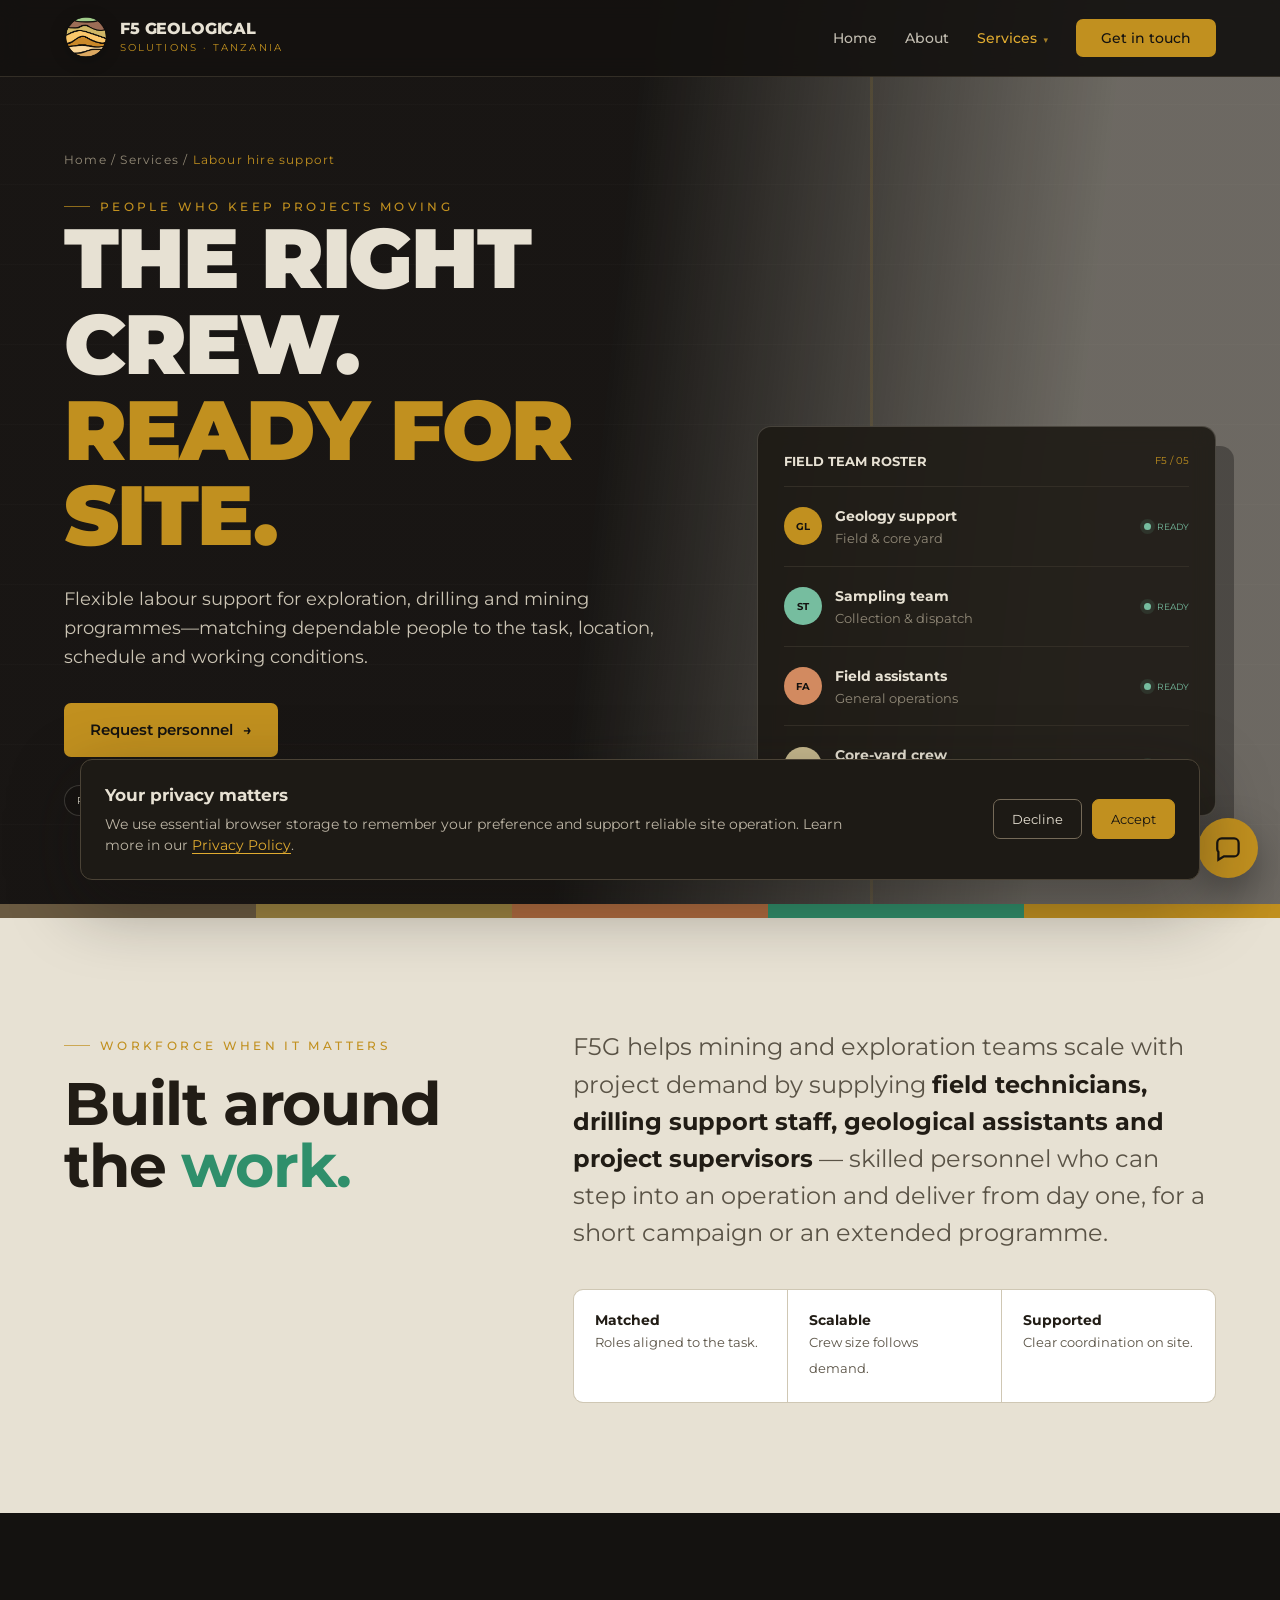
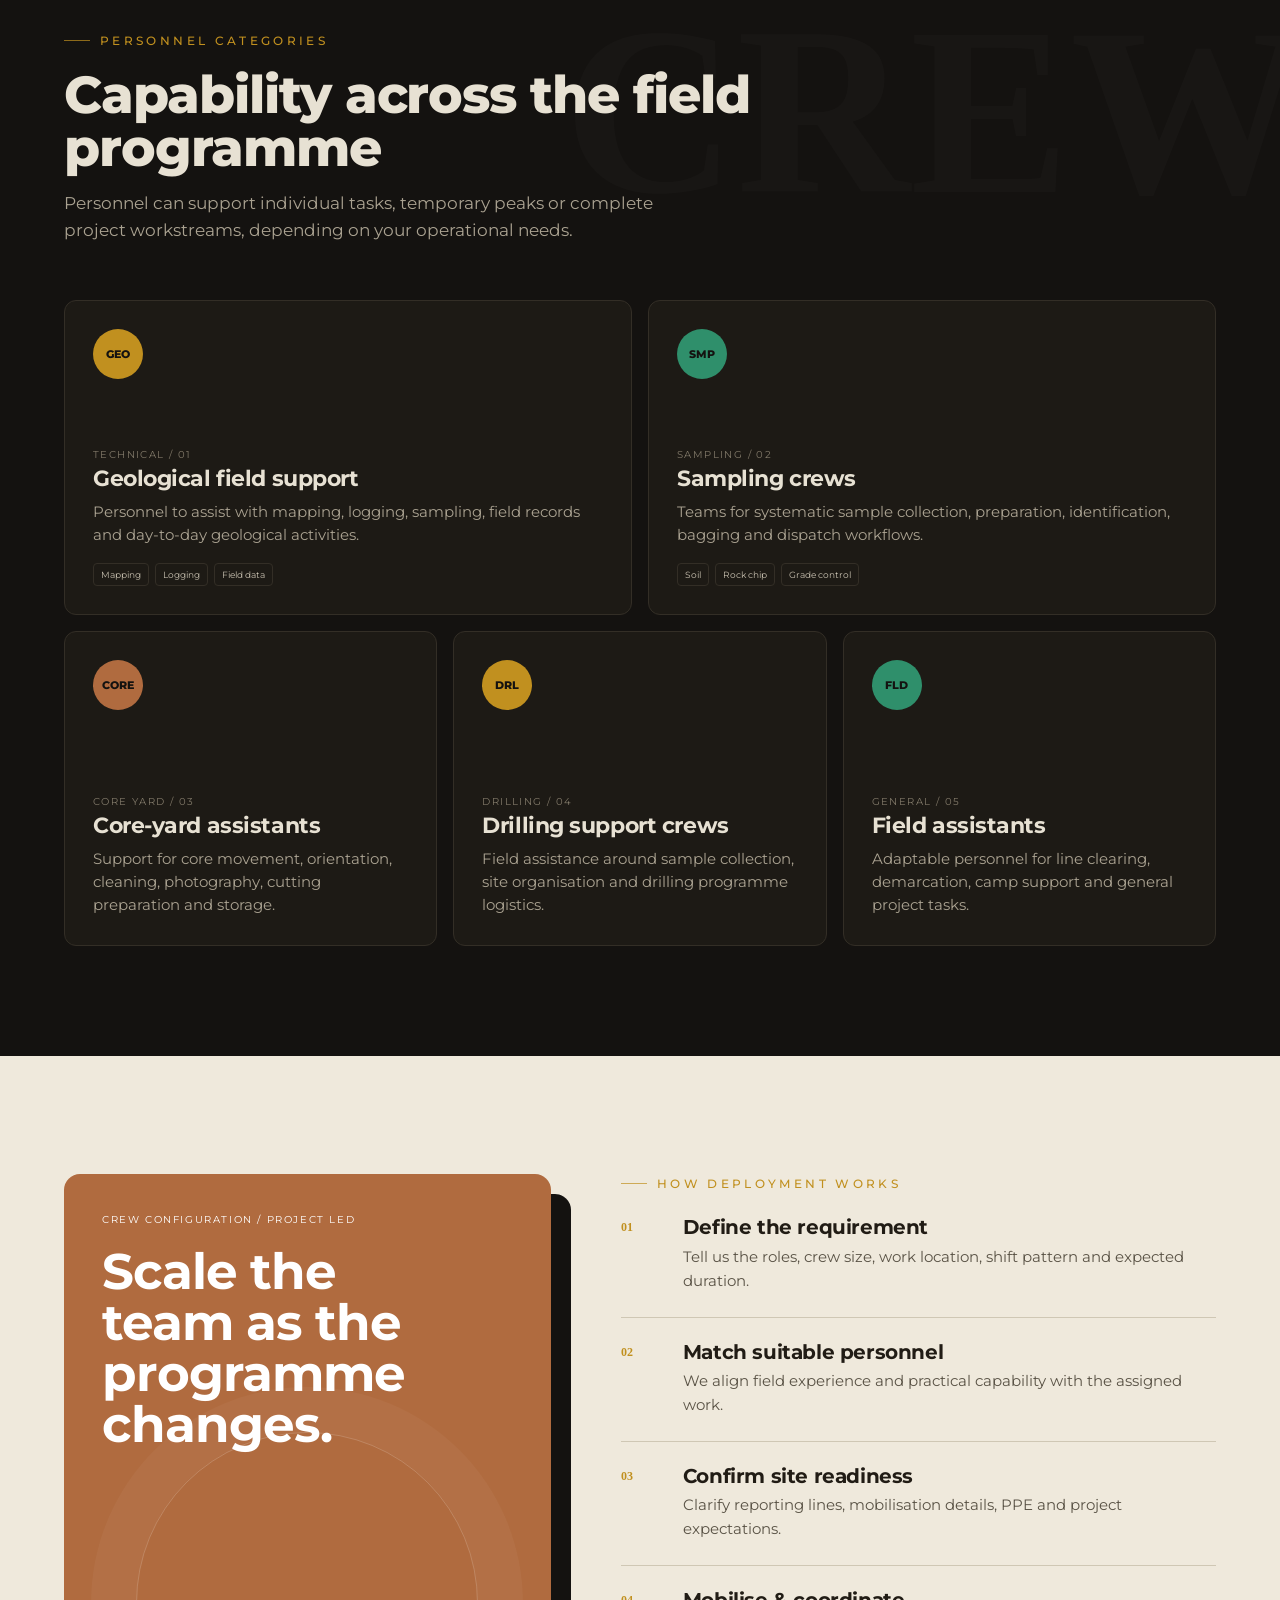
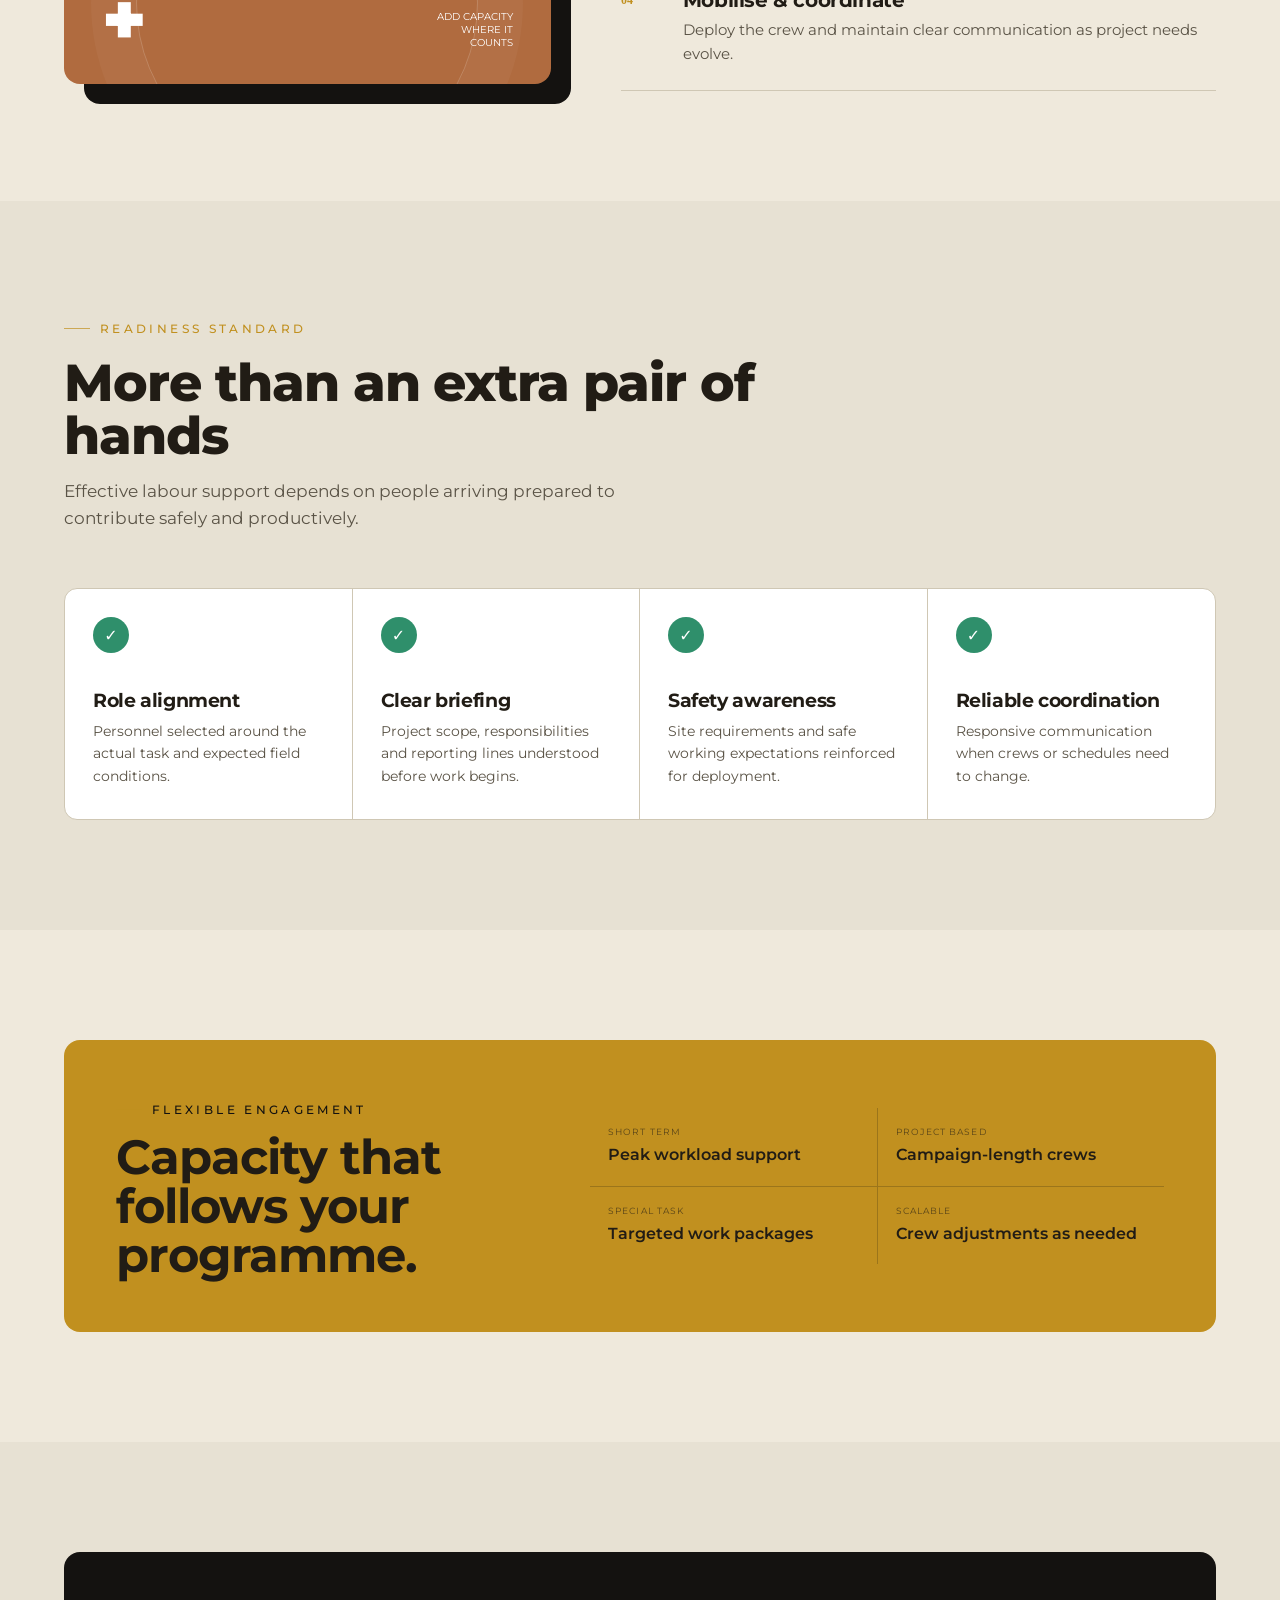
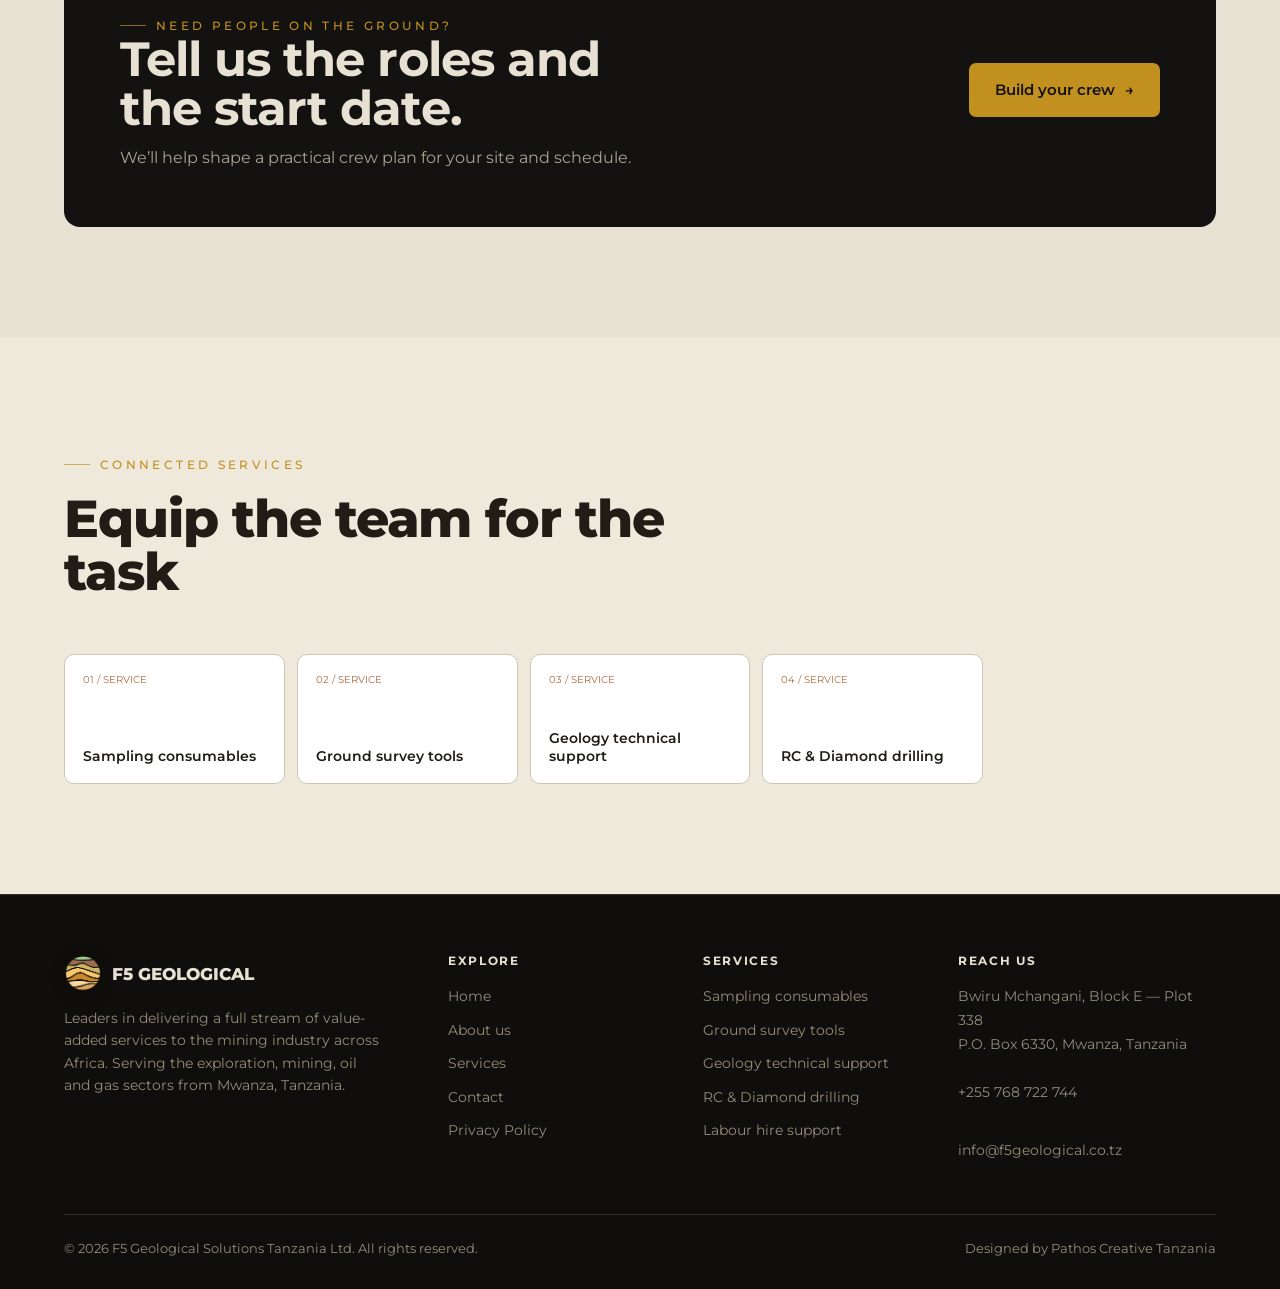
<file: labour-hire.html>
<!DOCTYPE html>
<html lang="en">
<head>
<meta charset="UTF-8">
<meta name="viewport" content="width=device-width, initial-scale=1.0">
<link rel="icon" type="image/png" href="assets/f5-geological-logo.png">
<title>Labour hire support — F5 Geological Solutions Tanzania</title>
<meta name="description" content="The right workforce for smooth, efficient project execution.">
<link rel="preconnect" href="https://fonts.googleapis.com"><link rel="preconnect" href="https://fonts.gstatic.com" crossorigin><link href="https://fonts.googleapis.com/css2?family=Montserrat:wght@400;500;600;700;800;900&display=swap" rel="stylesheet">
<link rel="stylesheet" href="assets/arvin-chat.css">
<style>
:root{
  --basalt:#141210; --basalt-2:#1d1a15;
  --sand:#e7e1d3; --sand-2:#efe9dc;
  --ink:#211c15; --ink-soft:#5a5346;
  --gold:#c1901f; --gold-bright:#e0ab30;
  --malachite:#2f8f6b; --copper:#b06b3f;
  --line:#cfc7b4; --line-dark:#332e26;
  --maxw:1200px; --ease:cubic-bezier(.2,.7,.2,1);
}
*{box-sizing:border-box;margin:0;padding:0}
html{scroll-behavior:smooth}
@media (prefers-reduced-motion:reduce){html{scroll-behavior:auto}}
body{font-family:"IBM Plex Sans",system-ui,sans-serif;background:var(--sand);color:var(--ink);line-height:1.6;-webkit-font-smoothing:antialiased;overflow-x:hidden}
body.menu-open{overflow:hidden}
h1,h2,h3,h4{font-family:"Archivo",sans-serif;line-height:1.02;letter-spacing:-.02em}
a{color:inherit;text-decoration:none}
img{max-width:100%;display:block}
.wrap{max-width:var(--maxw);margin:0 auto;padding:0 24px}
.mono{font-family:"IBM Plex Mono",monospace;letter-spacing:.02em}
.eyebrow{font-family:"IBM Plex Mono",monospace;font-size:12px;letter-spacing:.28em;text-transform:uppercase;color:var(--gold);font-weight:500;display:inline-flex;align-items:center;gap:10px}
.eyebrow::before{content:"";width:26px;height:1px;background:var(--gold);opacity:.7}
.eyebrow.center::before{display:none}

/* ---------- NAV ---------- */
header.nav{position:fixed;top:0;left:0;right:0;z-index:100;transition:background .4s var(--ease),border-color .4s,padding .4s var(--ease);border-bottom:1px solid transparent;padding:16px 0}
header.nav.solid{background:rgba(20,18,16,.92);backdrop-filter:blur(10px);border-bottom:1px solid var(--line-dark)}
header.nav.scrolled{background:rgba(20,18,16,.95);backdrop-filter:blur(10px);border-bottom:1px solid var(--line-dark);padding:11px 0}
.nav-in{display:flex;align-items:center;justify-content:space-between;gap:24px}
.brand{display:flex;align-items:center;gap:12px;color:var(--sand)}
.brand .mark{width:44px;height:44px;object-fit:contain;flex:none;filter:drop-shadow(0 3px 8px rgba(0,0,0,.28))}
.brand b{font-family:"Archivo";font-weight:800;font-size:16px;letter-spacing:-.01em;line-height:1;display:block}
.brand .sub{display:block;font-size:9.5px;letter-spacing:.22em;color:var(--gold);font-family:"IBM Plex Mono";margin-top:3px}
nav.links{display:flex;align-items:center;gap:28px}
nav.links>a,.dd>a{color:var(--sand);font-size:14px;font-weight:500;opacity:.82;transition:opacity .2s,color .2s;padding:4px 0}
nav.links>a:hover,.dd>a:hover,nav.links>a.active,.dd>a.active{opacity:1;color:var(--gold-bright)}
.dd{position:relative;display:flex;align-items:center}
.dd>a::after{content:"▾";font-size:9px;margin-left:6px;opacity:.7}
.dd-menu{position:absolute;top:100%;left:50%;transform:translateX(-50%) translateY(8px);min-width:290px;background:var(--basalt-2);border:1px solid var(--line-dark);border-radius:10px;padding:8px;opacity:0;visibility:hidden;transition:.25s var(--ease);box-shadow:0 30px 60px -30px rgba(0,0,0,.7)}
.dd:hover .dd-menu,.dd:focus-within .dd-menu{opacity:1;visibility:visible;transform:translateX(-50%) translateY(2px)}
.dd-menu a{display:block;padding:11px 14px;border-radius:7px;font-size:13.5px;color:#cfc8b7;transition:background .2s,color .2s}
.dd-menu a:hover{background:var(--basalt);color:var(--gold-bright)}
.nav-cta{background:var(--gold)!important;color:var(--basalt)!important;padding:11px 22px!important;min-width:140px;border-radius:7px;font-weight:600;font-size:14px;line-height:1.2;white-space:nowrap;flex-shrink:0;text-align:center;opacity:1!important;transition:transform .2s var(--ease),background .2s}
.nav-cta:hover{background:var(--gold-bright)!important;transform:translateY(-2px)}
.burger{display:none;background:none;border:0;cursor:pointer;width:44px;height:44px;flex-direction:column;justify-content:center;gap:5px;align-items:flex-end}
.burger span{display:block;height:2px;width:26px;background:var(--sand);transition:.3s var(--ease)}
.burger.open span:nth-child(1){transform:translateY(7px) rotate(45deg)}
.burger.open span:nth-child(2){opacity:0}
.burger.open span:nth-child(3){transform:translateY(-7px) rotate(-45deg)}

/* ---------- BUTTONS ---------- */
.btn{display:inline-flex;align-items:center;gap:10px;padding:15px 26px;border-radius:7px;font-weight:600;font-size:15px;transition:transform .2s var(--ease),background .2s,color .2s,box-shadow .2s;cursor:pointer;border:0;font-family:inherit}
.btn-gold{background:var(--gold);color:var(--basalt)}
.btn-gold:hover{background:var(--gold-bright);transform:translateY(-3px);box-shadow:0 12px 30px -12px rgba(224,171,48,.6)}
.btn-ghost{background:transparent;color:var(--sand);border:1px solid rgba(231,225,211,.28)}
.btn-ghost:hover{border-color:var(--gold);color:var(--gold-bright);transform:translateY(-3px)}
.btn-dark{background:var(--basalt);color:var(--sand)}
.btn-dark:hover{background:var(--basalt-2);transform:translateY(-3px)}
.btn .arr{transition:transform .25s var(--ease)}
.btn:hover .arr{transform:translateX(4px)}

/* ---------- HERO (home) ---------- */
.hero{position:relative;background:var(--basalt);color:var(--sand);min-height:100vh;display:flex;align-items:center;overflow:hidden;padding:130px 0 60px}
.hero-grid{display:grid;grid-template-columns:1.35fr .65fr;gap:40px;align-items:center;width:100%}
.hero h1{font-size:clamp(42px,6.6vw,90px);font-weight:900;text-transform:uppercase;letter-spacing:-.025em}
.hero h1 .g{color:var(--gold)}
.hero h1 .stroke{color:transparent;-webkit-text-stroke:1.5px var(--sand)}
.hero p.lead{max-width:560px;margin:28px 0 34px;font-size:clamp(16px,1.7vw,19px);color:#c8c1b1;line-height:1.55}
.hero-actions{display:flex;flex-wrap:wrap;gap:14px}
.hero-coord{margin-bottom:26px}
.core{position:relative;height:440px;border-radius:10px;overflow:hidden;border:1px solid var(--line-dark);box-shadow:0 40px 80px -40px rgba(0,0,0,.7);display:flex;flex-direction:column}
.core .layer{flex:1;position:relative;display:flex;align-items:center;padding-left:64px;font-family:"IBM Plex Mono";font-size:12px;letter-spacing:.04em;color:rgba(255,255,255,.85);transform:translateY(20px);opacity:0;animation:layerIn .7s var(--ease) forwards}
.core .layer .depth{position:absolute;left:0;top:0;bottom:0;width:52px;border-right:1px solid rgba(255,255,255,.14);display:flex;align-items:center;justify-content:center;font-size:10px;color:rgba(255,255,255,.55);background:rgba(0,0,0,.18)}
.core .layer:nth-child(1){background:linear-gradient(90deg,#4a3f2f,#6a5a41);animation-delay:.15s}
.core .layer:nth-child(2){background:linear-gradient(90deg,#7c6a3e,#9c8340);animation-delay:.28s}
.core .layer:nth-child(3){background:linear-gradient(90deg,#8a5a30,#b06b3f);animation-delay:.41s}
.core .layer:nth-child(4){background:linear-gradient(90deg,#2c5c48,#2f8f6b);animation-delay:.54s}
.core .layer:nth-child(5){background:linear-gradient(90deg,#3a3630,#575047);animation-delay:.67s}
.core .layer:nth-child(6){background:linear-gradient(90deg,#b58a1e,#e0ab30);color:var(--basalt);font-weight:600;animation-delay:.8s}
@keyframes layerIn{to{transform:translateY(0);opacity:1}}
.core-cap{text-align:center;margin-top:14px;font-family:"IBM Plex Mono";font-size:11px;letter-spacing:.16em;color:rgba(255,255,255,.4);text-transform:uppercase}
.hero-scroll{position:absolute;bottom:26px;left:50%;transform:translateX(-50%);font-family:"IBM Plex Mono";font-size:11px;letter-spacing:.2em;color:rgba(255,255,255,.4);text-transform:uppercase;display:flex;flex-direction:column;align-items:center;gap:8px}
.hero-scroll .dot{width:1px;height:34px;background:linear-gradient(var(--gold),transparent);animation:drop 1.8s infinite}
@keyframes drop{0%{transform:scaleY(0);transform-origin:top}50%{transform:scaleY(1);transform-origin:top}51%{transform-origin:bottom}100%{transform:scaleY(0);transform-origin:bottom}}

/* ---------- PAGE HERO (inner pages) ---------- */
.phero{background:var(--basalt);color:var(--sand);padding:160px 0 70px;position:relative;overflow:hidden}
.phero::after{content:"";position:absolute;left:0;right:0;bottom:0;height:14px;display:block}
.phero .bc{font-family:"IBM Plex Mono";font-size:12px;letter-spacing:.1em;color:#948b78;margin-bottom:20px}
.phero .bc a:hover{color:var(--gold)}
.phero .bc span{color:var(--gold)}
.phero h1{font-size:clamp(34px,5.4vw,68px);font-weight:900;max-width:16ch;letter-spacing:-.025em}
.phero h1 .g{color:var(--gold)}
.phero p{max-width:600px;margin-top:20px;color:#c8c1b1;font-size:clamp(15px,1.6vw,18px)}

/* ---------- STATS ---------- */
.stats{background:var(--basalt-2);color:var(--sand);border-top:1px solid var(--line-dark);padding:56px 0}
.stats-grid{display:grid;grid-template-columns:repeat(4,1fr);gap:20px}
.stat{padding:6px 8px;position:relative}
.stat:not(:last-child)::after{content:"";position:absolute;right:-10px;top:6px;bottom:6px;width:1px;background:var(--line-dark)}
.stat .num{font-family:"Archivo";font-weight:900;font-size:clamp(38px,4.6vw,58px);color:var(--gold);line-height:1;letter-spacing:-.02em}
.stat .num .plus{color:var(--sand);font-size:.55em;vertical-align:top;margin-left:2px}
.stat .lab{font-family:"IBM Plex Mono";font-size:12px;letter-spacing:.1em;text-transform:uppercase;color:#a89f8b;margin-top:10px}

/* ---------- SECTION SHELL ---------- */
.band{padding:110px 0}
.band.light{background:var(--sand)}
.band.paper{background:var(--sand-2)}
.sec-head{max-width:720px;margin-bottom:56px}
.sec-head.center{margin-left:auto;margin-right:auto;text-align:center}
.sec-head h2{font-size:clamp(30px,4.4vw,52px);font-weight:800;margin:18px 0 0;letter-spacing:-.02em}
.sec-head p{color:var(--ink-soft);font-size:17px;margin-top:16px;max-width:600px}
.sec-head.center p{margin-left:auto;margin-right:auto}
.strata{height:14px;display:flex;width:100%}
.strata i{flex:1;height:100%}
.strata i:nth-child(1){background:#6a5a41}.strata i:nth-child(2){background:#9c8340}
.strata i:nth-child(3){background:var(--copper)}.strata i:nth-child(4){background:var(--malachite)}
.strata i:nth-child(5){background:var(--gold)}

/* ---------- ABOUT ---------- */
.about-grid{display:grid;grid-template-columns:1fr 1fr;gap:60px;align-items:center}
.about-copy p{color:var(--ink-soft);margin-bottom:18px;font-size:16.5px}
.about-copy p strong{color:var(--ink);font-weight:600}
.about-tags{display:flex;flex-wrap:wrap;gap:10px;margin-top:26px}
.tag{font-family:"IBM Plex Mono";font-size:12px;padding:7px 13px;border:1px solid var(--line);border-radius:20px;color:var(--ink-soft);background:#fff}
.about-photos{position:relative;height:480px}
.about-photos figure{position:absolute;border-radius:10px;overflow:hidden;box-shadow:0 24px 50px -24px rgba(20,18,16,.5);border:4px solid #fff}
.about-photos .p1{width:66%;top:0;left:0;z-index:2}
.about-photos .p2{width:52%;bottom:0;right:0;z-index:3}
.about-photos .p3{width:44%;top:44%;left:6%;z-index:1;opacity:.96}
.about-photos figure img{width:100%;height:100%;object-fit:cover}

/* ---------- SERVICES LOG ---------- */
.log{display:grid;grid-template-columns:64px 1fr;border:1px solid var(--line);border-radius:12px;overflow:hidden;background:#fff}
.log-ruler{background:var(--basalt);position:relative}
.log-ruler .tick{position:absolute;left:0;right:0;display:flex;justify-content:center;font-family:"IBM Plex Mono";font-size:10px;color:rgba(255,255,255,.4)}
.log-items{display:flex;flex-direction:column}
.svc{border-bottom:1px solid var(--line);position:relative;transition:background .3s var(--ease);background:#fff}
.svc:last-child{border-bottom:0}
.svc:hover,.svc.open{background:var(--sand-2)}
.svc-head{display:flex;align-items:center;gap:22px;padding:26px 30px;cursor:pointer}
.svc-idx{font-family:"IBM Plex Mono";font-size:13px;color:var(--gold);font-weight:600;width:34px;flex:none}
.svc-swatch{width:8px;align-self:stretch;border-radius:3px;flex:none;min-height:26px}
.svc-title{font-family:"Archivo";font-weight:700;font-size:clamp(18px,2.2vw,24px);flex:1;letter-spacing:-.01em;transition:color .2s}
.svc:hover .svc-title,.svc.open .svc-title{color:var(--copper)}
.svc-plus{width:34px;height:34px;border:1px solid var(--line);border-radius:50%;display:grid;place-items:center;flex:none;transition:.3s var(--ease);color:var(--ink-soft)}
.svc.open .svc-plus{background:var(--gold);border-color:var(--gold);color:var(--basalt);transform:rotate(135deg)}
.svc-body{max-height:0;overflow:hidden;transition:max-height .5s var(--ease)}
.svc-body-in{padding:0 30px 30px 90px;color:var(--ink-soft);font-size:16px;max-width:820px}
.svc-body-in .feat{display:flex;flex-wrap:wrap;gap:8px;margin:16px 0 20px}
.svc-body-in .feat span{font-family:"IBM Plex Mono";font-size:11.5px;background:#fff;border:1px solid var(--line);padding:6px 11px;border-radius:5px;color:var(--ink)}
.svc-body-in .more{display:inline-flex;align-items:center;gap:8px;font-weight:600;color:var(--copper);font-size:14px}
.svc-body-in .more:hover{color:var(--gold)}

/* ---------- SERVICE CARDS (overview grid) ---------- */
.scards{display:grid;grid-template-columns:repeat(3,1fr);gap:24px}
.scard{background:#fff;border:1px solid var(--line);border-radius:12px;padding:32px 28px;position:relative;overflow:hidden;transition:transform .3s var(--ease),box-shadow .3s;display:flex;flex-direction:column}
.scard:hover{transform:translateY(-6px);box-shadow:0 26px 50px -30px rgba(20,18,16,.4)}
.scard::before{content:"";position:absolute;top:0;left:0;right:0;height:5px;background:var(--accent)}
.scard .idx{font-family:"IBM Plex Mono";font-size:12px;color:var(--accent);font-weight:600;margin-bottom:16px}
.scard h3{font-size:21px;font-weight:700;margin-bottom:12px;letter-spacing:-.01em}
.scard p{color:var(--ink-soft);font-size:15px;flex:1}
.scard .go{margin-top:20px;display:inline-flex;align-items:center;gap:8px;font-weight:600;font-size:14px;color:var(--ink)}
.scard:hover .go{color:var(--copper)}
.scard .go .arr{transition:transform .25s var(--ease)}
.scard:hover .go .arr{transform:translateX(4px)}

/* ---------- SERVICE DETAIL ---------- */
.sd-grid{display:grid;grid-template-columns:1.05fr .95fr;gap:56px;align-items:start}
.sd-copy p{color:var(--ink-soft);font-size:16.5px;margin-bottom:18px}
.sd-copy p strong{color:var(--ink);font-weight:600}
.sd-media{position:relative}
.sd-media img{width:100%;border-radius:12px;border:4px solid #fff;box-shadow:0 30px 60px -34px rgba(20,18,16,.55)}
.sd-media .cap{font-family:"IBM Plex Mono";font-size:11px;letter-spacing:.14em;text-transform:uppercase;color:var(--ink-soft);margin-top:14px;text-align:center}
.sd-list{list-style:none;margin:24px 0 10px;display:grid;gap:12px}
.sd-list li{display:flex;gap:12px;align-items:flex-start;font-size:16px;color:var(--ink)}
.sd-list li::before{content:"▪";color:var(--gold);font-size:18px;line-height:1.3}
.sd-tags{display:flex;flex-wrap:wrap;gap:9px;margin:22px 0 30px}
.sd-tags span{font-family:"IBM Plex Mono";font-size:12px;padding:7px 13px;border:1px solid var(--line);border-radius:20px;color:var(--ink-soft);background:#fff}
.othersvc{display:flex;flex-wrap:wrap;gap:12px;margin-top:14px}
.othersvc a{font-family:"IBM Plex Mono";font-size:13px;padding:11px 16px;border:1px solid var(--line);border-radius:8px;background:#fff;color:var(--ink-soft);transition:.2s}
.othersvc a:hover{border-color:var(--gold);color:var(--ink);transform:translateY(-2px)}

/* ---------- MVV ---------- */
.mvv{display:grid;grid-template-columns:repeat(3,1fr);gap:24px}
.mvv .card{background:var(--basalt);color:var(--sand);border-radius:12px;padding:38px 32px;position:relative;overflow:hidden;transition:transform .3s var(--ease);border:1px solid var(--line-dark)}
.mvv .card:hover{transform:translateY(-6px)}
.mvv .card::before{content:"";position:absolute;top:0;left:0;right:0;height:4px;background:var(--accent)}
.mvv .card:nth-child(1){--accent:var(--gold)}.mvv .card:nth-child(2){--accent:var(--malachite)}.mvv .card:nth-child(3){--accent:var(--copper)}
.mvv .ico{font-size:26px;margin-bottom:18px;color:var(--accent)}
.mvv h3{font-size:22px;font-weight:800;margin-bottom:12px}
.mvv p{color:#bdb6a6;font-size:15.5px}
.mvv .n{position:absolute;right:20px;bottom:6px;font-family:"Archivo";font-weight:900;font-size:80px;color:rgba(255,255,255,.04)}

/* ---------- TEAM ---------- */
.team{display:grid;grid-template-columns:repeat(3,1fr);gap:26px}
.member{background:#fff;border:1px solid var(--line);border-radius:12px;overflow:hidden;transition:transform .3s var(--ease),box-shadow .3s}
.member:hover{transform:translateY(-6px);box-shadow:0 26px 50px -30px rgba(20,18,16,.45)}
.member .ph{aspect-ratio:1/1;overflow:hidden;background:var(--basalt-2)}
.member .ph img{width:100%;height:100%;object-fit:cover;transition:transform .5s var(--ease)}
.member:hover .ph img{transform:scale(1.05)}
.member .info{padding:22px 24px}
.member .role{font-family:"IBM Plex Mono";font-size:11px;letter-spacing:.16em;text-transform:uppercase;color:var(--gold)}
.member h3{font-size:20px;font-weight:700;margin:8px 0 10px}
.member p{color:var(--ink-soft);font-size:14.5px}
.member .li{display:inline-flex;align-items:center;gap:6px;margin-top:14px;font-family:"IBM Plex Mono";font-size:12px;color:var(--copper)}
.member .li:hover{color:var(--gold)}

/* ---------- CTA STRIP ---------- */
.cta-strip{background:var(--basalt);color:var(--sand);border-radius:16px;padding:56px 48px;display:flex;align-items:center;justify-content:space-between;gap:30px;flex-wrap:wrap;position:relative;overflow:hidden;border:1px solid var(--line-dark)}
.cta-strip h2{font-size:clamp(26px,3.4vw,40px);font-weight:800;max-width:16ch}
.cta-strip p{color:#bdb6a6;margin-top:12px;max-width:44ch}

/* ---------- CONTACT ---------- */
.contact{background:var(--basalt);color:var(--sand)}
.contact-grid{display:grid;grid-template-columns:.9fr 1.1fr;gap:56px}
.contact h2{font-size:clamp(30px,4.4vw,52px);font-weight:800;color:var(--sand)}
.contact .lead{color:#bdb6a6;margin:18px 0 34px;font-size:17px;max-width:420px}
.cinfo{display:flex;flex-direction:column;gap:22px}
.cinfo .row{display:flex;gap:16px;align-items:flex-start}
.cinfo .ic{width:44px;height:44px;border:1px solid var(--line-dark);border-radius:9px;display:grid;place-items:center;color:var(--gold);flex:none;font-size:18px}
.cinfo .k{font-family:"IBM Plex Mono";font-size:11px;letter-spacing:.14em;text-transform:uppercase;color:#948b78}
.cinfo .v{font-size:16px;color:var(--sand);margin-top:3px}
.cinfo .v a:hover{color:var(--gold-bright)}
form.cf{background:var(--basalt-2);border:1px solid var(--line-dark);border-radius:14px;padding:34px}
form.cf .fld{margin-bottom:18px}
form.cf label{display:block;font-family:"IBM Plex Mono";font-size:11px;letter-spacing:.12em;text-transform:uppercase;color:#948b78;margin-bottom:8px}
form.cf input,form.cf textarea{width:100%;background:var(--basalt);border:1px solid var(--line-dark);border-radius:8px;padding:13px 15px;color:var(--sand);font-family:"IBM Plex Sans";font-size:15px;transition:border-color .2s}
form.cf input:focus,form.cf textarea:focus{outline:none;border-color:var(--gold)}
form.cf textarea{resize:vertical;min-height:110px}
form.cf .btn-gold{width:100%;justify-content:center;margin-top:6px}
.cf-note{font-family:"IBM Plex Mono";font-size:12px;color:var(--malachite);margin-top:14px;min-height:18px;text-align:center}
.map-wrap{border-radius:14px;overflow:hidden;border:1px solid var(--line-dark);margin-top:44px;filter:grayscale(.3) contrast(1.05)}
.map-wrap iframe{display:block;width:100%;height:340px;border:0}

/* ---------- FOOTER ---------- */
footer{background:#100e0c;color:#948b78;padding:60px 0 30px;border-top:1px solid var(--line-dark)}
.foot-grid{display:grid;grid-template-columns:1.6fr 1fr 1fr 1.2fr;gap:40px;padding-bottom:40px;border-bottom:1px solid var(--line-dark)}
.foot-brand .fb{display:flex;align-items:center;gap:10px;margin-bottom:14px}
.foot-brand .fb .mark{width:38px;height:38px;object-fit:contain;filter:drop-shadow(0 3px 7px rgba(0,0,0,.28))}
.foot-brand b{font-family:"Archivo";font-weight:800;color:var(--sand);font-size:17px}
.foot-brand p{max-width:320px;margin-top:6px;font-size:14px;line-height:1.6}
.foot-col h4{color:var(--sand);font-size:12px;font-family:"IBM Plex Mono";letter-spacing:.14em;text-transform:uppercase;margin-bottom:18px}
.foot-col a{display:block;font-size:14px;margin-bottom:11px;transition:color .2s}
.foot-col a:hover{color:var(--gold)}
.foot-col .addr{font-size:14px;line-height:1.7}
.foot-bot{display:flex;justify-content:space-between;flex-wrap:wrap;gap:12px;padding-top:24px;font-size:12.5px;font-family:"IBM Plex Mono"}

/* ---------- REVEAL ---------- */
.reveal{opacity:0;transform:translateY(28px);transition:opacity .7s var(--ease),transform .7s var(--ease)}
.reveal.in{opacity:1;transform:none}
@media (prefers-reduced-motion:reduce){
  .reveal{opacity:1;transform:none;transition:none}
  .core .layer{animation:none;opacity:1;transform:none}
  .hero-scroll .dot{animation:none}
}

/* ---------- RESPONSIVE ---------- */
@media (max-width:960px){
  .hero-grid{grid-template-columns:1fr;gap:36px}
  .core{height:340px}
  .about-grid,.contact-grid,.sd-grid{grid-template-columns:1fr;gap:40px}
  .about-photos{height:400px;max-width:460px}
  .mvv,.team,.scards{grid-template-columns:1fr}
  .stats-grid{grid-template-columns:repeat(2,1fr);gap:34px 20px}
  .stat:nth-child(2)::after{display:none}
  .foot-grid{grid-template-columns:1fr 1fr;gap:32px}
}
@media (max-width:760px){
  header.nav,header.nav.solid,header.nav.scrolled{backdrop-filter:none;-webkit-backdrop-filter:none}
  nav.links{position:fixed;top:0;right:0;bottom:auto;left:auto;width:min(82vw,340px);height:100vh;height:100dvh;min-height:100vh;background:var(--basalt);flex-direction:column;justify-content:flex-start;align-items:flex-start;gap:6px;padding:96px 32px 40px;transform:translateX(100%);transition:transform .4s var(--ease);border-left:1px solid var(--line-dark);overflow-x:hidden;overflow-y:auto;overscroll-behavior:contain;z-index:105}
  nav.links.open{transform:none;box-shadow:-30px 0 60px -20px rgba(0,0,0,.6)}
  nav.links>a,.dd>a{font-size:18px;padding:10px 0}
  .dd{flex-direction:column;align-items:flex-start;width:100%}
  .dd-menu{position:static;transform:none;opacity:1;visibility:visible;min-width:0;width:100%;background:transparent;border:0;box-shadow:none;padding:0 0 6px 14px}
  .dd-menu a{padding:8px 0;font-size:14px}
  .dd>a::after{display:none}
  .nav-cta{margin-top:10px}
  .burger{display:flex;z-index:110;position:relative}
  .band{padding:80px 0}
  .svc-body-in{padding-left:30px}
  .log{grid-template-columns:0 1fr}.log-ruler{display:none}
  .cta-strip{padding:40px 30px}
  .foot-grid{grid-template-columns:1fr}
}

/* ---------- LABOUR HIRE: PEOPLE & DEPLOYMENT PAGE ---------- */
.crew-hero{min-height:760px;padding:150px 0 88px;background:linear-gradient(96deg,rgba(20,18,16,.98) 0 47%,rgba(20,18,16,.58) 82%),url('https://f5geological.co.tz/wp-content/uploads/2025/01/WhatsApp-Image-2025-01-12-at-15.20.06-1-1024x576.jpeg') center/cover;color:var(--sand)}
.crew-hero::before{content:"";position:absolute;inset:0;background:linear-gradient(90deg,transparent 0 68%,rgba(193,144,31,.13) 68% 68.2%,transparent 68.2%),repeating-linear-gradient(0deg,transparent 0 79px,rgba(231,225,211,.035) 80px)}.crew-hero-grid{position:relative;display:grid;grid-template-columns:1.15fr .85fr;gap:72px;align-items:end}.crew-hero h1{font-size:clamp(44px,6.6vw,84px);max-width:10ch;text-transform:uppercase}.crew-hero h1 span{display:block;color:var(--gold)}.crew-hero .lead{font-size:18px;color:#cbc4b4;max-width:590px;margin:26px 0 32px}.crew-tags{display:flex;gap:9px;flex-wrap:wrap;margin-top:28px}.crew-tags span{font:10px "IBM Plex Mono";letter-spacing:.1em;text-transform:uppercase;border:1px solid rgba(231,225,211,.2);border-radius:999px;padding:8px 12px;background:rgba(20,18,16,.48)}
.roster{background:rgba(29,26,21,.9);border:1px solid rgba(231,225,211,.2);border-radius:14px;padding:26px;backdrop-filter:blur(9px);box-shadow:18px 20px 0 rgba(0,0,0,.3)}.roster-head{display:flex;justify-content:space-between;align-items:center;border-bottom:1px solid var(--line-dark);padding-bottom:17px}.roster-head b{font:700 13px "Archivo"}.roster-head span{font:10px "IBM Plex Mono";color:var(--gold)}.crew-row{display:grid;grid-template-columns:38px 1fr auto;gap:13px;align-items:center;padding:16px 0;border-bottom:1px solid var(--line-dark)}.crew-row:last-child{border-bottom:0;padding-bottom:0}.avatar{width:38px;height:38px;border-radius:50%;background:var(--tone);display:grid;place-items:center;font:700 10px "IBM Plex Mono";color:var(--basalt)}.crew-row b{font-size:14px}.crew-row small{display:block;color:#918978}.available{font:9px "IBM Plex Mono";color:#76bd9f;display:flex;align-items:center;gap:6px}.available::before{content:"";width:7px;height:7px;border-radius:50%;background:#76bd9f;box-shadow:0 0 0 4px rgba(118,189,159,.12)}
.people-intro{display:grid;grid-template-columns:.8fr 1.2fr;gap:80px}.people-intro h2{font-size:clamp(36px,5vw,60px);margin-top:18px}.people-intro h2 em{color:var(--malachite);font-style:normal}.people-copy>p{font-size:clamp(18px,2vw,24px);line-height:1.55;color:var(--ink-soft)}.people-copy strong{color:var(--ink)}.people-values{display:grid;grid-template-columns:repeat(3,1fr);gap:1px;background:var(--line);border:1px solid var(--line);border-radius:10px;overflow:hidden;margin-top:38px}.people-values div{background:#fff;padding:21px}.people-values b{display:block;font:700 14px "Archivo"}.people-values span{font-size:12.5px;color:var(--ink-soft)}
.roles{background:var(--basalt);color:var(--sand);position:relative;overflow:hidden}.roles::after{content:"CREW";position:absolute;right:-30px;top:60px;font:900 240px "Archivo";color:rgba(255,255,255,.018)}.roles .sec-head{position:relative;z-index:1}.roles .sec-head p{color:#aaa291}.role-grid{position:relative;z-index:1;display:grid;grid-template-columns:repeat(12,1fr);gap:16px}.role-card{grid-column:span 4;min-height:315px;background:var(--basalt-2);border:1px solid var(--line-dark);border-radius:12px;padding:28px;display:flex;flex-direction:column;position:relative;transition:.3s}.role-card.wide{grid-column:span 6}.role-card:hover{transform:translateY(-5px);border-color:var(--accent)}.role-icon{width:50px;height:50px;border-radius:50%;background:var(--accent);color:var(--basalt);display:grid;place-items:center;font:800 11px "IBM Plex Mono";margin-bottom:auto}.role-card .code{font:10px "IBM Plex Mono";letter-spacing:.14em;color:#817969;margin:28px 0 7px}.role-card h3{font-size:22px}.role-card p{color:#aaa291;font-size:14.5px;margin-top:10px}.role-card .skills{display:flex;flex-wrap:wrap;gap:6px;margin-top:16px}.role-card .skills span{font:9px "IBM Plex Mono";padding:5px 7px;border:1px solid var(--line-dark);border-radius:4px;color:#c9c1b1}
.deploy-grid{display:grid;grid-template-columns:.9fr 1.1fr;gap:70px;align-items:center}.team-board{min-height:510px;background:var(--copper);color:#fff;border-radius:16px;padding:38px;position:relative;overflow:hidden;box-shadow:20px 20px 0 var(--basalt)}.team-board::before{content:"";position:absolute;left:50%;bottom:-90px;width:340px;height:340px;border:1px solid rgba(255,255,255,.18);border-radius:50%;transform:translateX(-50%);box-shadow:0 0 0 45px rgba(255,255,255,.035)}.team-board>*{position:relative;z-index:1}.team-board .mono{font-size:10px;letter-spacing:.16em}.team-board h2{font-size:clamp(34px,4vw,50px);max-width:9ch;margin-top:18px}.headcount{position:absolute;left:38px;right:38px;bottom:35px;display:flex;justify-content:space-between;align-items:end}.headcount b{font:900 72px "Archivo";line-height:.8}.headcount span{font:10px "IBM Plex Mono";max-width:13ch;text-align:right}
.deploy-list{counter-reset:deploy}.deploy-step{counter-increment:deploy;padding:24px 0 24px 62px;border-bottom:1px solid var(--line);position:relative}.deploy-step::before{content:"0" counter(deploy);position:absolute;left:0;top:27px;font:600 12px "IBM Plex Mono";color:var(--gold)}.deploy-step h3{font-size:20px;margin-bottom:7px}.deploy-step p{color:var(--ink-soft);font-size:15px}
.readiness{display:grid;grid-template-columns:repeat(4,1fr);border:1px solid var(--line);border-radius:13px;overflow:hidden;background:#fff}.readiness article{min-height:230px;padding:28px;border-right:1px solid var(--line)}.readiness article:last-child{border-right:0}.readiness .tick{width:36px;height:36px;border-radius:50%;background:var(--malachite);color:#fff;display:grid;place-items:center;margin-bottom:38px}.readiness h3{font-size:19px;margin-bottom:9px}.readiness p{font-size:14px;color:var(--ink-soft)}
.flex-band{background:var(--gold);border-radius:16px;padding:52px;display:grid;grid-template-columns:.85fr 1.15fr;gap:50px;align-items:center}.flex-band h2{font-size:clamp(30px,4vw,48px)}.flex-options{display:grid;grid-template-columns:1fr 1fr;gap:1px;background:rgba(20,18,16,.22)}.flex-options div{background:var(--gold);padding:18px;font-weight:600}.flex-options span{display:block;font:9px "IBM Plex Mono";letter-spacing:.12em;margin-bottom:5px;opacity:.65}
.crew-cta{background:var(--basalt);color:var(--sand);border-radius:16px;padding:56px;display:grid;grid-template-columns:1fr auto;gap:35px;align-items:center}.crew-cta h2{font-size:clamp(30px,4vw,48px);max-width:15ch}.crew-cta p{color:#aaa291;margin-top:12px}.crew-related{display:grid;grid-template-columns:repeat(5,1fr);gap:12px}.crew-related a{min-height:130px;background:#fff;border:1px solid var(--line);border-radius:10px;padding:18px;display:flex;flex-direction:column;justify-content:space-between;font:600 14px "Archivo";transition:.25s}.crew-related a span{font:10px "IBM Plex Mono";color:var(--copper)}.crew-related a:hover{background:var(--basalt);color:var(--sand);transform:translateY(-4px)}
@media(max-width:960px){.crew-hero-grid,.people-intro,.deploy-grid,.flex-band{grid-template-columns:1fr}.roster{max-width:520px}.role-card,.role-card.wide{grid-column:span 6}.readiness{grid-template-columns:repeat(2,1fr)}.readiness article:nth-child(2){border-right:0}.readiness article:nth-child(-n+2){border-bottom:1px solid var(--line)}.crew-related{grid-template-columns:repeat(2,1fr)}}
@media(max-width:650px){.crew-hero{min-height:auto;padding-top:130px}.crew-hero h1{font-size:39px}.crew-tags{display:none}.people-values,.readiness,.flex-options{grid-template-columns:1fr}.role-card,.role-card.wide{grid-column:1/-1}.team-board{min-height:410px;box-shadow:10px 10px 0 var(--basalt)}.readiness article{border-right:0;border-bottom:1px solid var(--line)}.readiness article:last-child{border-bottom:0}.flex-band,.crew-cta{grid-template-columns:1fr;padding:36px 28px}.crew-related{grid-template-columns:1fr}}

/* Unified site typography */
body,body *,button,input,select,textarea{font-family:"Montserrat",system-ui,sans-serif!important}
</style>
<link rel="stylesheet" href="assets/privacy-consent.css">
</head>
<body>
<header class="nav solid" id="nav">
  <div class="wrap nav-in">
    <a class="brand" href="index.html" aria-label="F5 Geological home">
      <img class="mark" src="assets/f5-geological-logo.png" alt="" width="44" height="44">
      <span><b>F5 GEOLOGICAL</b><span class="sub">SOLUTIONS · TANZANIA</span></span>
    </a>
    <nav class="links" id="links">
      <a href="index.html">Home</a>
      <a href="about.html">About</a>
      <span class="dd">
        <a href="services.html" class="active">Services</a>
        <span class="dd-menu">
          <a href="sampling-consumables.html">Sampling consumables</a>
          <a href="ground-survey.html">Ground survey tools</a>
          <a href="geology-support.html">Geology technical support</a>
          <a href="drilling.html">RC &amp; Diamond drilling</a>
          <a href="labour-hire.html">Labour hire support</a>
        </span>
      </span>
      <a href="contact.html" class="nav-cta">Get in touch</a>
    </nav>
    <button class="burger" id="burger" aria-label="Menu" aria-expanded="false"><span></span><span></span><span></span></button>
  </div>
</header>
<section class="phero crew-hero"><div class="wrap crew-hero-grid">
  <div><div class="bc"><a href="index.html">Home</a> / <a href="services.html">Services</a> / <span>Labour hire support</span></div><div class="eyebrow">People who keep projects moving</div><h1>The right crew. <span>Ready for site.</span></h1><p class="lead">Flexible labour support for exploration, drilling and mining programmes—matching dependable people to the task, location, schedule and working conditions.</p><a href="contact.html" class="btn btn-gold">Request personnel <span class="arr">→</span></a><div class="crew-tags"><span>Project-based crews</span><span>Flexible scaling</span><span>Field ready</span></div></div>
  <aside class="roster reveal" aria-label="Example field team roster"><div class="roster-head"><b>FIELD TEAM ROSTER</b><span>F5 / 05</span></div><div class="crew-row"><span class="avatar" style="--tone:var(--gold)">GL</span><div><b>Geology support</b><small>Field & core yard</small></div><span class="available">READY</span></div><div class="crew-row"><span class="avatar" style="--tone:#76bd9f">ST</span><div><b>Sampling team</b><small>Collection & dispatch</small></div><span class="available">READY</span></div><div class="crew-row"><span class="avatar" style="--tone:#d28a60">FA</span><div><b>Field assistants</b><small>General operations</small></div><span class="available">READY</span></div><div class="crew-row"><span class="avatar" style="--tone:#c7b98e">CY</span><div><b>Core-yard crew</b><small>Handling & preparation</small></div><span class="available">READY</span></div></aside>
</div></section>
<div class="strata"><i></i><i></i><i></i><i></i><i></i></div>

<section class="band light"><div class="wrap people-intro"><div class="reveal"><div class="eyebrow">Workforce when it matters</div><h2>Built around the <em>work.</em></h2></div><div class="people-copy reveal"><p>F5G helps mining and exploration teams scale with project demand by supplying <strong>field technicians, drilling support staff, geological assistants and project supervisors</strong> — skilled personnel who can step into an operation and deliver from day one, for a short campaign or an extended programme.</p><div class="people-values"><div><b>Matched</b><span>Roles aligned to the task.</span></div><div><b>Scalable</b><span>Crew size follows demand.</span></div><div><b>Supported</b><span>Clear coordination on site.</span></div></div></div></div></section>

<section class="band roles"><div class="wrap"><div class="sec-head reveal"><div class="eyebrow">Personnel categories</div><h2>Capability across the field programme</h2><p>Personnel can support individual tasks, temporary peaks or complete project workstreams, depending on your operational needs.</p></div><div class="role-grid">
  <article class="role-card wide reveal" style="--accent:var(--gold)"><div class="role-icon">GEO</div><div class="code">TECHNICAL / 01</div><h3>Geological field support</h3><p>Personnel to assist with mapping, logging, sampling, field records and day-to-day geological activities.</p><div class="skills"><span>Mapping</span><span>Logging</span><span>Field data</span></div></article>
  <article class="role-card wide reveal" style="--accent:var(--malachite)"><div class="role-icon">SMP</div><div class="code">SAMPLING / 02</div><h3>Sampling crews</h3><p>Teams for systematic sample collection, preparation, identification, bagging and dispatch workflows.</p><div class="skills"><span>Soil</span><span>Rock chip</span><span>Grade control</span></div></article>
  <article class="role-card reveal" style="--accent:var(--copper)"><div class="role-icon">CORE</div><div class="code">CORE YARD / 03</div><h3>Core-yard assistants</h3><p>Support for core movement, orientation, cleaning, photography, cutting preparation and storage.</p></article>
  <article class="role-card reveal" style="--accent:var(--gold)"><div class="role-icon">DRL</div><div class="code">DRILLING / 04</div><h3>Drilling support crews</h3><p>Field assistance around sample collection, site organisation and drilling programme logistics.</p></article>
  <article class="role-card reveal" style="--accent:var(--malachite)"><div class="role-icon">FLD</div><div class="code">GENERAL / 05</div><h3>Field assistants</h3><p>Adaptable personnel for line clearing, demarcation, camp support and general project tasks.</p></article>
</div></div></section>

<section class="band paper"><div class="wrap deploy-grid"><div class="team-board reveal"><div class="mono">CREW CONFIGURATION / PROJECT LED</div><h2>Scale the team as the programme changes.</h2><div class="headcount"><b>+</b><span>ADD CAPACITY WHERE IT COUNTS</span></div></div><div class="reveal"><div class="eyebrow">How deployment works</div><div class="deploy-list"><div class="deploy-step"><h3>Define the requirement</h3><p>Tell us the roles, crew size, work location, shift pattern and expected duration.</p></div><div class="deploy-step"><h3>Match suitable personnel</h3><p>We align field experience and practical capability with the assigned work.</p></div><div class="deploy-step"><h3>Confirm site readiness</h3><p>Clarify reporting lines, mobilisation details, PPE and project expectations.</p></div><div class="deploy-step"><h3>Mobilise & coordinate</h3><p>Deploy the crew and maintain clear communication as project needs evolve.</p></div></div></div></div></section>

<section class="band light"><div class="wrap"><div class="sec-head reveal"><div class="eyebrow">Readiness standard</div><h2>More than an extra pair of hands</h2><p>Effective labour support depends on people arriving prepared to contribute safely and productively.</p></div><div class="readiness reveal"><article><div class="tick">✓</div><h3>Role alignment</h3><p>Personnel selected around the actual task and expected field conditions.</p></article><article><div class="tick">✓</div><h3>Clear briefing</h3><p>Project scope, responsibilities and reporting lines understood before work begins.</p></article><article><div class="tick">✓</div><h3>Safety awareness</h3><p>Site requirements and safe working expectations reinforced for deployment.</p></article><article><div class="tick">✓</div><h3>Reliable coordination</h3><p>Responsive communication when crews or schedules need to change.</p></article></div></div></section>

<section class="band paper"><div class="wrap"><div class="flex-band reveal"><div><div class="eyebrow" style="color:var(--basalt)">Flexible engagement</div><h2 style="margin-top:14px">Capacity that follows your programme.</h2></div><div class="flex-options"><div><span>SHORT TERM</span>Peak workload support</div><div><span>PROJECT BASED</span>Campaign-length crews</div><div><span>SPECIAL TASK</span>Targeted work packages</div><div><span>SCALABLE</span>Crew adjustments as needed</div></div></div></div></section>

<section class="band light"><div class="wrap"><div class="crew-cta reveal"><div><div class="eyebrow">Need people on the ground?</div><h2>Tell us the roles and the start date.</h2><p>We’ll help shape a practical crew plan for your site and schedule.</p></div><a href="contact.html" class="btn btn-gold">Build your crew <span class="arr">→</span></a></div></div></section>

<section class="band paper"><div class="wrap"><div class="sec-head reveal"><div class="eyebrow">Connected services</div><h2>Equip the team for the task</h2></div><div class="crew-related reveal"><a href="sampling-consumables.html"><span>01 / SERVICE</span>Sampling consumables</a><a href="ground-survey.html"><span>02 / SERVICE</span>Ground survey tools</a><a href="geology-support.html"><span>03 / SERVICE</span>Geology technical support</a><a href="drilling.html"><span>04 / SERVICE</span>RC &amp; Diamond drilling</a></div></div></section>

<footer>
  <div class="wrap">
    <div class="foot-grid">
      <div class="foot-brand">
        <div class="fb"><img class="mark" src="assets/f5-geological-logo.png" alt="" width="38" height="38"><b>F5 GEOLOGICAL</b></div>
        <p>Leaders in delivering a full stream of value-added services to the mining industry across Africa. Serving the exploration, mining, oil and gas sectors from Mwanza, Tanzania.</p>
      </div>
      <div class="foot-col">
        <h4>Explore</h4>
        <a href="index.html">Home</a>
        <a href="about.html">About us</a>
        <a href="services.html">Services</a>

        <a href="contact.html">Contact</a>
        <a href="privacy-policy.html">Privacy Policy</a>
      </div>
      <div class="foot-col">
        <h4>Services</h4>
        <a href="sampling-consumables.html">Sampling consumables</a>
        <a href="ground-survey.html">Ground survey tools</a>
        <a href="geology-support.html">Geology technical support</a>
        <a href="drilling.html">RC &amp; Diamond drilling</a>
        <a href="labour-hire.html">Labour hire support</a>
      </div>
      <div class="foot-col">
        <h4>Reach us</h4>
        <p class="addr">Bwiru Mchangani, Block E — Plot 338<br>P.O. Box 6330, Mwanza, Tanzania<br><br><a href="tel:+255768722744">+255 768 722 744</a><br><a href="mailto:info@f5geological.co.tz">info@f5geological.co.tz</a></p>
      </div>
    </div>
    <div class="foot-bot">
      <span>© 2026 F5 Geological Solutions Tanzania Ltd. All rights reserved.</span>
      <span>Designed by Pathos Creative Tanzania</span>
    </div>
  </div>
</footer>
<script>
/* ---- nav scroll state ---- */
const nav=document.getElementById('nav');
if(nav){
  const solid=nav.classList.contains('solid');
  addEventListener('scroll',()=>nav.classList.toggle('scrolled',scrollY>40),{passive:true});
}
/* ---- mobile menu ---- */
const burger=document.getElementById('burger'),links=document.getElementById('links');
if(burger&&links){
  burger.addEventListener('click',()=>{const o=links.classList.toggle('open');burger.classList.toggle('open',o);burger.setAttribute('aria-expanded',o);document.body.classList.toggle('menu-open',o);});
  links.querySelectorAll('a').forEach(a=>a.addEventListener('click',()=>{
    if(a.parentElement.classList.contains('dd'))return; /* let dropdown parent stay */
    links.classList.remove('open');burger.classList.remove('open');burger.setAttribute('aria-expanded',false);document.body.classList.remove('menu-open');
  }));
}
/* ---- reveal on scroll ---- */
const ro=new IntersectionObserver((es)=>es.forEach(e=>{if(e.isIntersecting){e.target.classList.add('in');ro.unobserve(e.target);}}),{threshold:.15});
document.querySelectorAll('.reveal').forEach(el=>ro.observe(el));
/* ---- count-up stats ---- */
const seen=new WeakSet();
const so=new IntersectionObserver((es)=>es.forEach(e=>{
  if(e.isIntersecting&&!seen.has(e.target)){
    seen.add(e.target);
    const el=e.target,target=+el.dataset.count;let n=0;const step=Math.max(1,Math.ceil(target/45));
    const plus=el.querySelector('.plus')?el.querySelector('.plus').outerHTML:'';
    const t=setInterval(()=>{n+=step;if(n>=target){n=target;clearInterval(t);}el.innerHTML=n+plus;},26);
  }
}),{threshold:.6});
document.querySelectorAll('.num[data-count]').forEach(el=>so.observe(el));
/* ---- services accordion (home + services page) ---- */
document.querySelectorAll('.svc .svc-head').forEach(h=>{
  h.addEventListener('click',()=>{
    const el=h.parentElement,open=el.classList.contains('open');
    document.querySelectorAll('.svc').forEach(o=>{o.classList.remove('open');const b=o.querySelector('.svc-body');if(b)b.style.maxHeight=null;});
    if(!open){el.classList.add('open');const b=el.querySelector('.svc-body');b.style.maxHeight=b.scrollHeight+'px';}
  });
});
/* open first item by default if a log exists */
(function(){const f=document.querySelector('.svc');if(f){f.classList.add('open');const b=f.querySelector('.svc-body');if(b)requestAnimationFrame(()=>b.style.maxHeight=b.scrollHeight+'px');}})();
/* ruler ticks */
const ruler=document.getElementById('ruler');
if(ruler){for(let i=0;i<=6;i++){const t=document.createElement('div');t.className='tick';t.style.top=(i/6*100)+'%';t.textContent=(i*40)+'m';ruler.appendChild(t);}}
/* ---- contact form (front-end only) ---- */
const cf=document.getElementById('cf');
if(cf){
  cf.addEventListener('submit',ev=>{
    ev.preventDefault();
    const f=ev.target,note=document.getElementById('cfnote');
    if(!f.n.value||!f.e.value||!f.m.value){note.style.color='var(--copper)';note.textContent='Please complete name, email and message.';return;}
    const body=encodeURIComponent(`Name: ${f.n.value}\nEmail: ${f.e.value}\nService: ${f.s?f.s.value:''}\n\n${f.m.value}`);
    note.style.color='var(--malachite)';note.textContent='Opening your email app…';
    window.location.href=`mailto:info@f5geological.co.tz?subject=${encodeURIComponent('Enquiry from '+f.n.value)}&body=${body}`;
  });
}

</script>
<script src="assets/arvin-chat.js" defer></script>
<script src="assets/privacy-consent.js" defer></script>
</body>
</html>
</file>
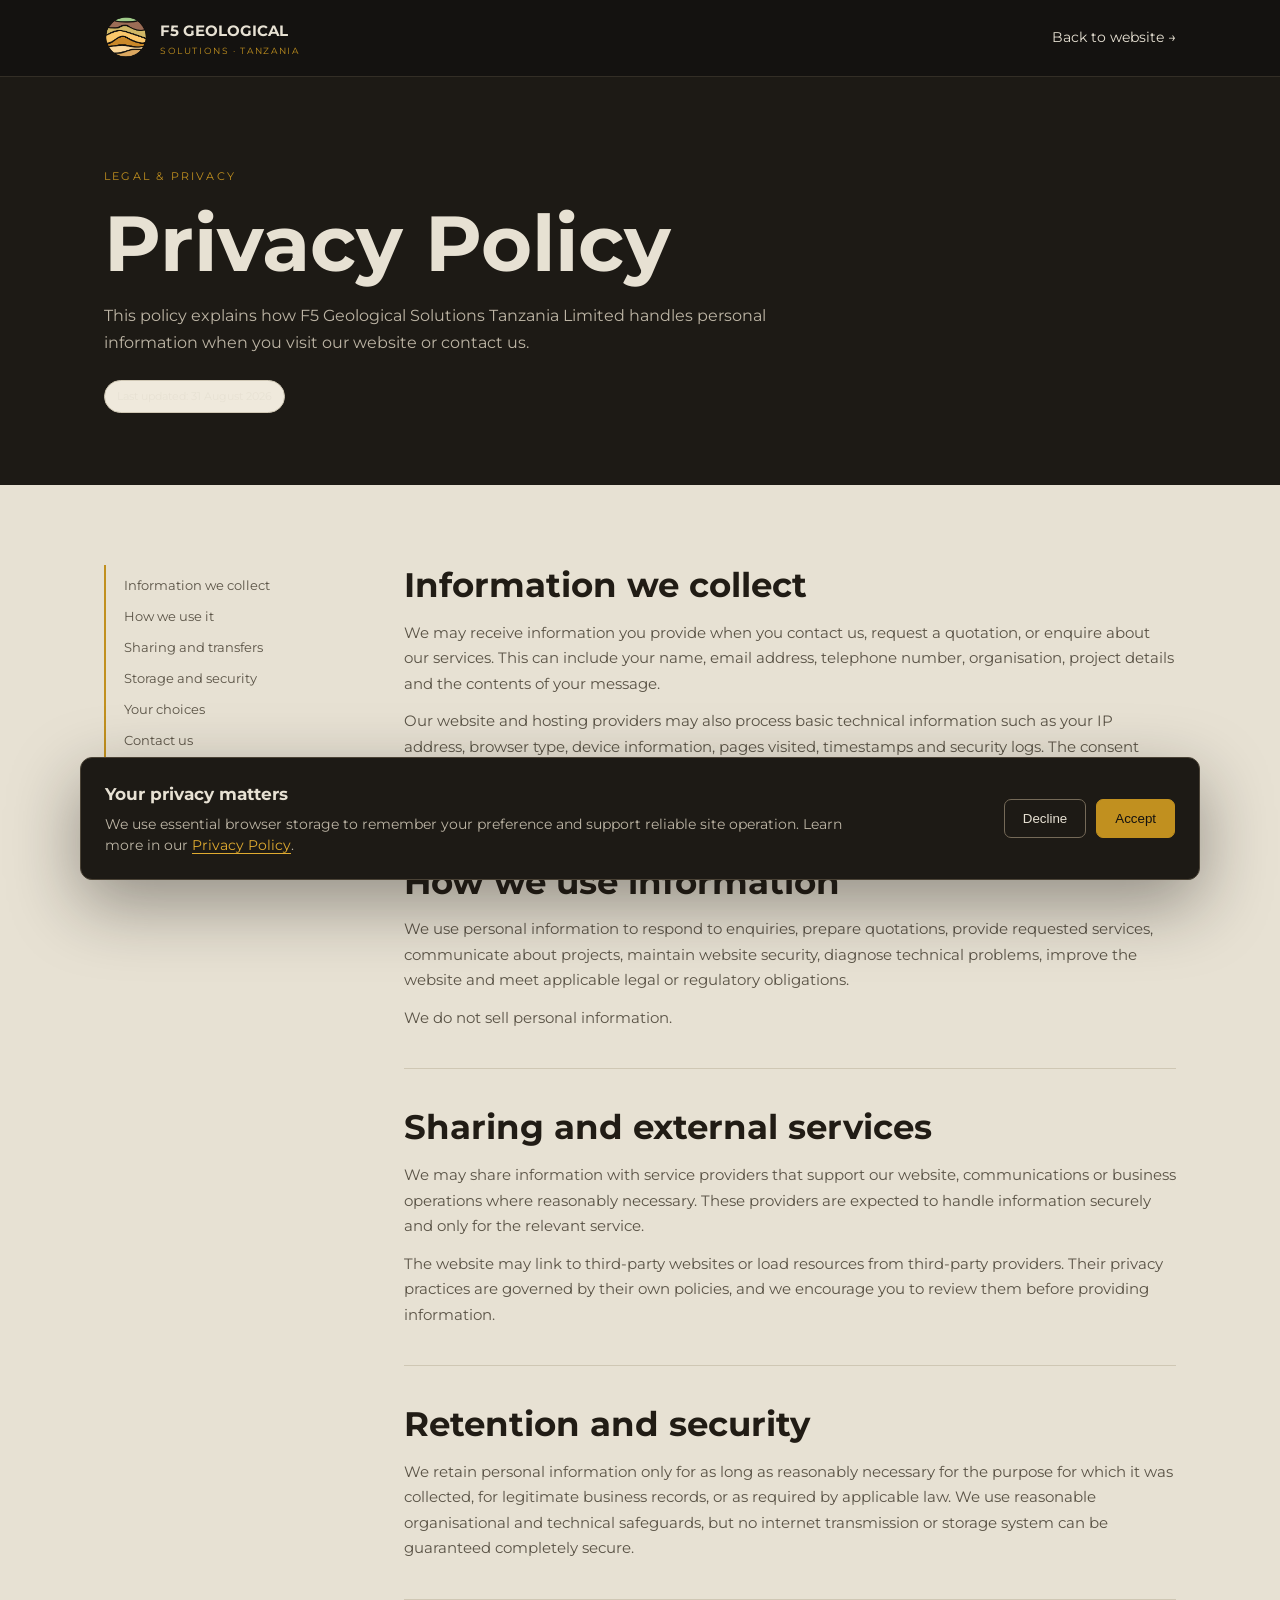
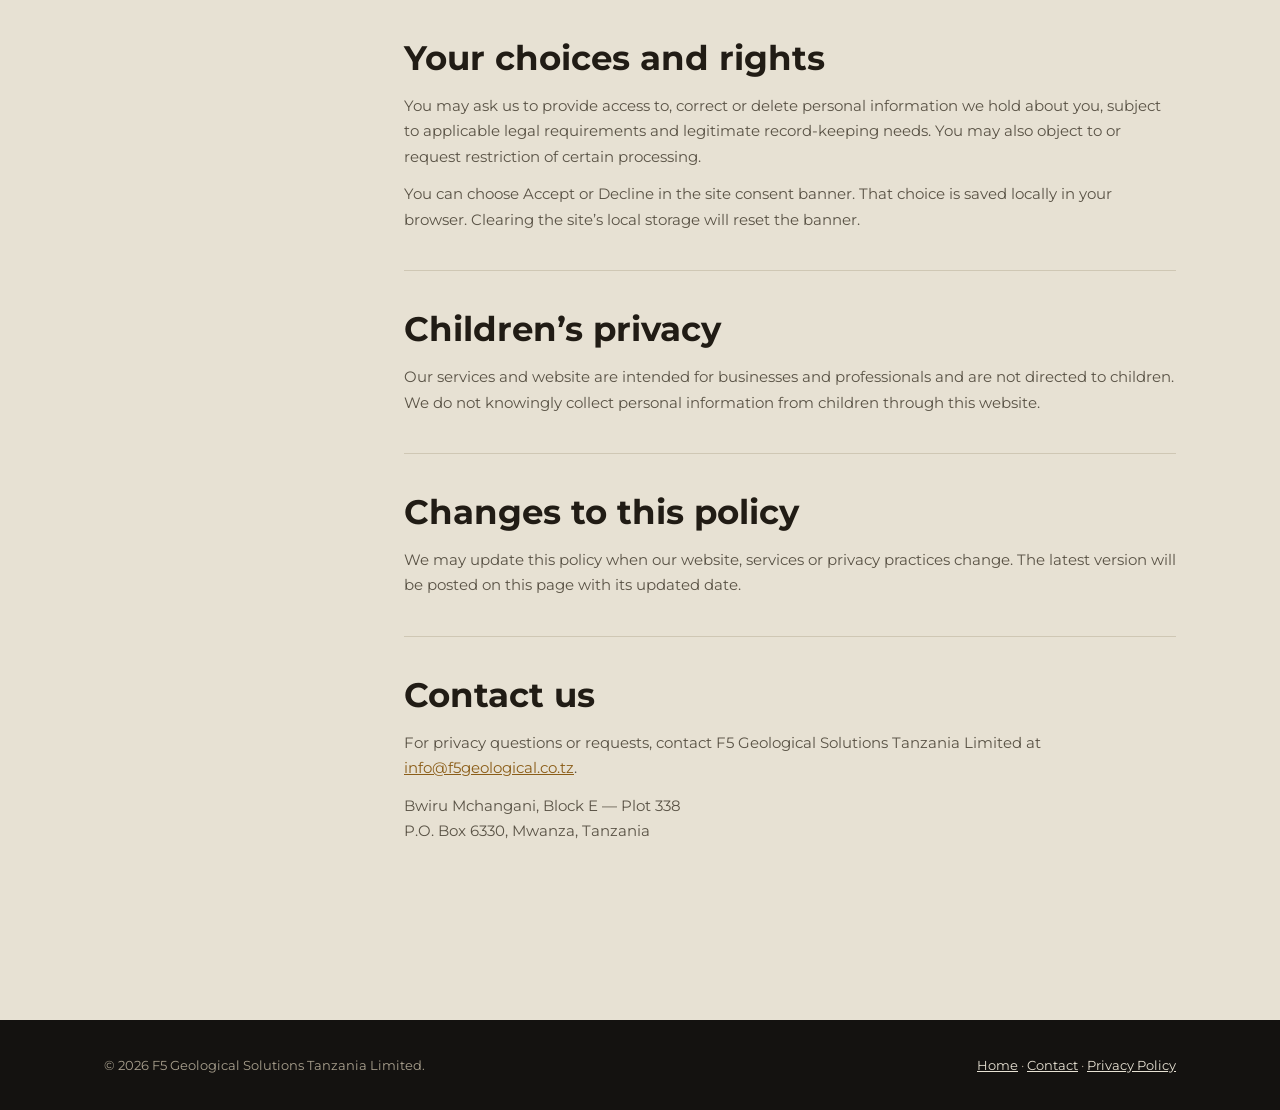
<file: privacy-policy.html>
<!DOCTYPE html>
<html lang="en">
<head>
<meta charset="UTF-8">
<meta name="viewport" content="width=device-width, initial-scale=1.0">
<meta name="description" content="Privacy Policy for F5 Geological Solutions Tanzania Limited.">
<link rel="icon" type="image/png" href="assets/f5-geological-logo.png">
<title>Privacy Policy — F5 Geological Solutions Tanzania</title>
<link rel="preconnect" href="https://fonts.googleapis.com">
<link rel="preconnect" href="https://fonts.gstatic.com" crossorigin>
<link href="https://fonts.googleapis.com/css2?family=Montserrat:wght@400;500;600;700;800&display=swap" rel="stylesheet">
<link rel="stylesheet" href="assets/privacy-consent.css">
<style>
:root{--basalt:#141210;--basalt-2:#1d1a15;--sand:#e7e1d3;--sand-2:#efe9dc;--ink:#211c15;--soft:#5a5346;--gold:#c1901f;--line:#cfc7b4;--maxw:1120px}*{box-sizing:border-box;margin:0;padding:0}body{font-family:"Montserrat",system-ui,sans-serif;background:var(--sand);color:var(--ink);line-height:1.7}a{color:inherit}.wrap{max-width:var(--maxw);margin:auto;padding:0 24px}.nav{background:var(--basalt);color:var(--sand);padding:16px 0}.nav .wrap{display:flex;align-items:center;justify-content:space-between;gap:24px}.brand{display:flex;align-items:center;gap:12px;text-decoration:none}.brand img{width:44px;height:44px;object-fit:contain}.brand b{display:block;font-size:15px}.brand span span{display:block;color:var(--gold);font-size:9px;letter-spacing:.18em}.back{color:var(--sand);font-size:14px;text-decoration:none}.hero{background:var(--basalt-2);color:var(--sand);padding:90px 0 72px;border-top:1px solid #332e26}.eyebrow{font-size:11px;letter-spacing:.2em;text-transform:uppercase;color:var(--gold);margin-bottom:18px}.hero h1{font-size:clamp(42px,7vw,78px);line-height:1}.hero p{max-width:680px;color:#bdb5a5;margin-top:20px}.policy{padding:80px 0 100px}.policy-grid{display:grid;grid-template-columns:230px minmax(0,1fr);gap:70px}.toc{position:sticky;top:30px;align-self:start;border-left:2px solid var(--gold);padding-left:18px}.toc a{display:block;color:var(--soft);font-size:13px;margin:9px 0;text-decoration:none}.content section{padding-bottom:38px;margin-bottom:38px;border-bottom:1px solid var(--line)}.content section:last-child{border-bottom:0}.content h2{font-size:clamp(24px,3vw,34px);line-height:1.2;margin-bottom:14px}.content p,.content li{color:var(--soft);font-size:15px}.content p+p{margin-top:12px}.content ul{padding-left:20px;margin-top:12px}.content a{color:#8b5d18}.updated{display:inline-block;background:var(--sand-2);border:1px solid var(--line);border-radius:20px;padding:6px 12px;font-size:11px;margin-top:24px}.footer{background:var(--basalt);color:#a9a08e;padding:34px 0;font-size:13px}.footer .wrap{display:flex;justify-content:space-between;gap:20px;flex-wrap:wrap}.footer a{color:var(--sand)}@media(max-width:760px){.policy-grid{grid-template-columns:1fr;gap:40px}.toc{position:static}.hero{padding:70px 0 56px}}
</style>
</head>
<body>
<header class="nav"><div class="wrap"><a class="brand" href="index.html"><img src="assets/f5-geological-logo.png" alt=""><span><b>F5 GEOLOGICAL</b><span>SOLUTIONS · TANZANIA</span></span></a><a class="back" href="index.html">Back to website →</a></div></header>
<main>
<section class="hero"><div class="wrap"><div class="eyebrow">Legal &amp; privacy</div><h1>Privacy Policy</h1><p>This policy explains how F5 Geological Solutions Tanzania Limited handles personal information when you visit our website or contact us.</p><span class="updated">Last updated: 31 August 2026</span></div></section>
<section class="policy"><div class="wrap policy-grid">
<nav class="toc" aria-label="Privacy policy sections"><a href="#information">Information we collect</a><a href="#use">How we use it</a><a href="#sharing">Sharing and transfers</a><a href="#storage">Storage and security</a><a href="#choices">Your choices</a><a href="#contact">Contact us</a></nav>
<div class="content">
<section id="information"><h2>Information we collect</h2><p>We may receive information you provide when you contact us, request a quotation, or enquire about our services. This can include your name, email address, telephone number, organisation, project details and the contents of your message.</p><p>Our website and hosting providers may also process basic technical information such as your IP address, browser type, device information, pages visited, timestamps and security logs. The consent banner stores your privacy choice in your browser’s local storage.</p></section>
<section id="use"><h2>How we use information</h2><p>We use personal information to respond to enquiries, prepare quotations, provide requested services, communicate about projects, maintain website security, diagnose technical problems, improve the website and meet applicable legal or regulatory obligations.</p><p>We do not sell personal information.</p></section>
<section id="sharing"><h2>Sharing and external services</h2><p>We may share information with service providers that support our website, communications or business operations where reasonably necessary. These providers are expected to handle information securely and only for the relevant service.</p><p>The website may link to third-party websites or load resources from third-party providers. Their privacy practices are governed by their own policies, and we encourage you to review them before providing information.</p></section>
<section id="storage"><h2>Retention and security</h2><p>We retain personal information only for as long as reasonably necessary for the purpose for which it was collected, for legitimate business records, or as required by applicable law. We use reasonable organisational and technical safeguards, but no internet transmission or storage system can be guaranteed completely secure.</p></section>
<section id="choices"><h2>Your choices and rights</h2><p>You may ask us to provide access to, correct or delete personal information we hold about you, subject to applicable legal requirements and legitimate record-keeping needs. You may also object to or request restriction of certain processing.</p><p>You can choose Accept or Decline in the site consent banner. That choice is saved locally in your browser. Clearing the site’s local storage will reset the banner.</p></section>
<section id="children"><h2>Children’s privacy</h2><p>Our services and website are intended for businesses and professionals and are not directed to children. We do not knowingly collect personal information from children through this website.</p></section>
<section id="changes"><h2>Changes to this policy</h2><p>We may update this policy when our website, services or privacy practices change. The latest version will be posted on this page with its updated date.</p></section>
<section id="contact"><h2>Contact us</h2><p>For privacy questions or requests, contact F5 Geological Solutions Tanzania Limited at <a href="mailto:info@f5geological.co.tz">info@f5geological.co.tz</a>.</p><p>Bwiru Mchangani, Block E — Plot 338<br>P.O. Box 6330, Mwanza, Tanzania</p></section>
</div></div></section>
</main>
<footer class="footer"><div class="wrap"><span>© 2026 F5 Geological Solutions Tanzania Limited.</span><span><a href="index.html">Home</a> · <a href="contact.html">Contact</a> · <a href="privacy-policy.html">Privacy Policy</a></span></div></footer>
<script src="assets/privacy-consent.js" defer></script>
</body>
</html>
</file>
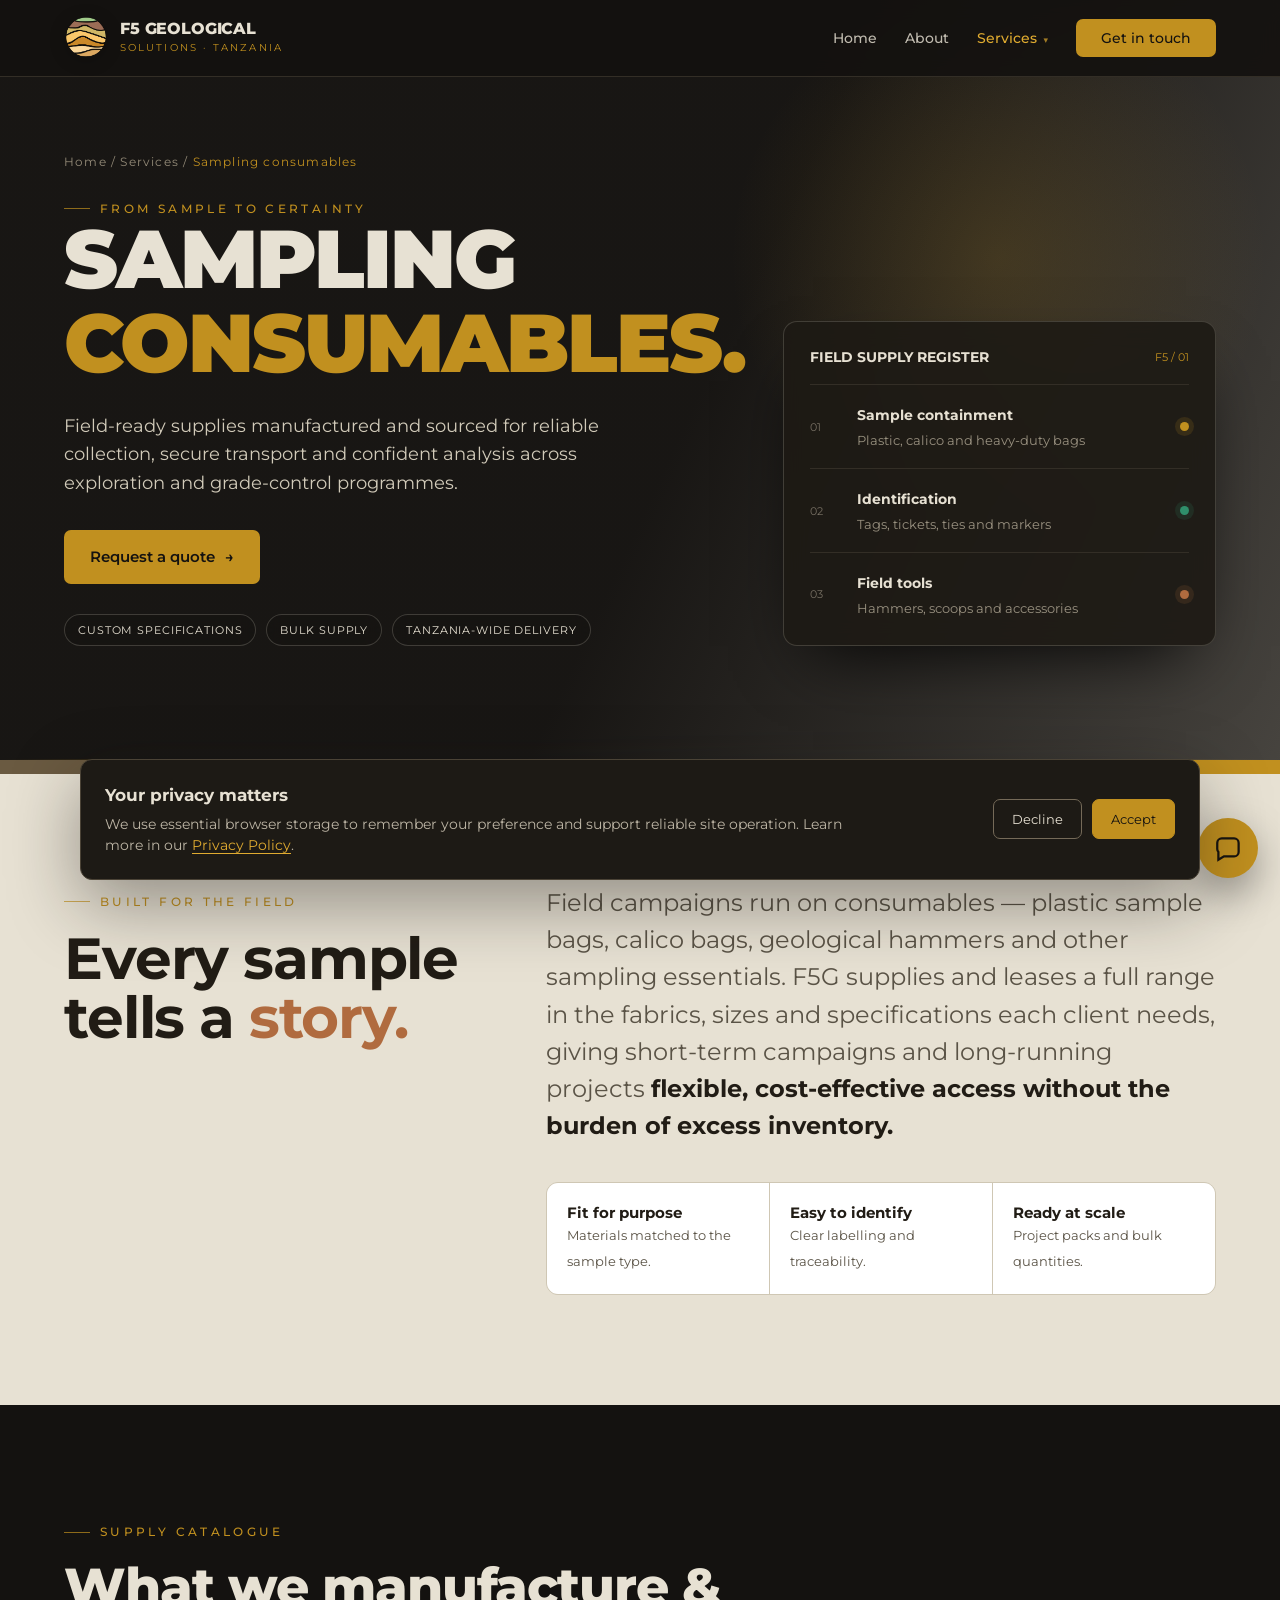
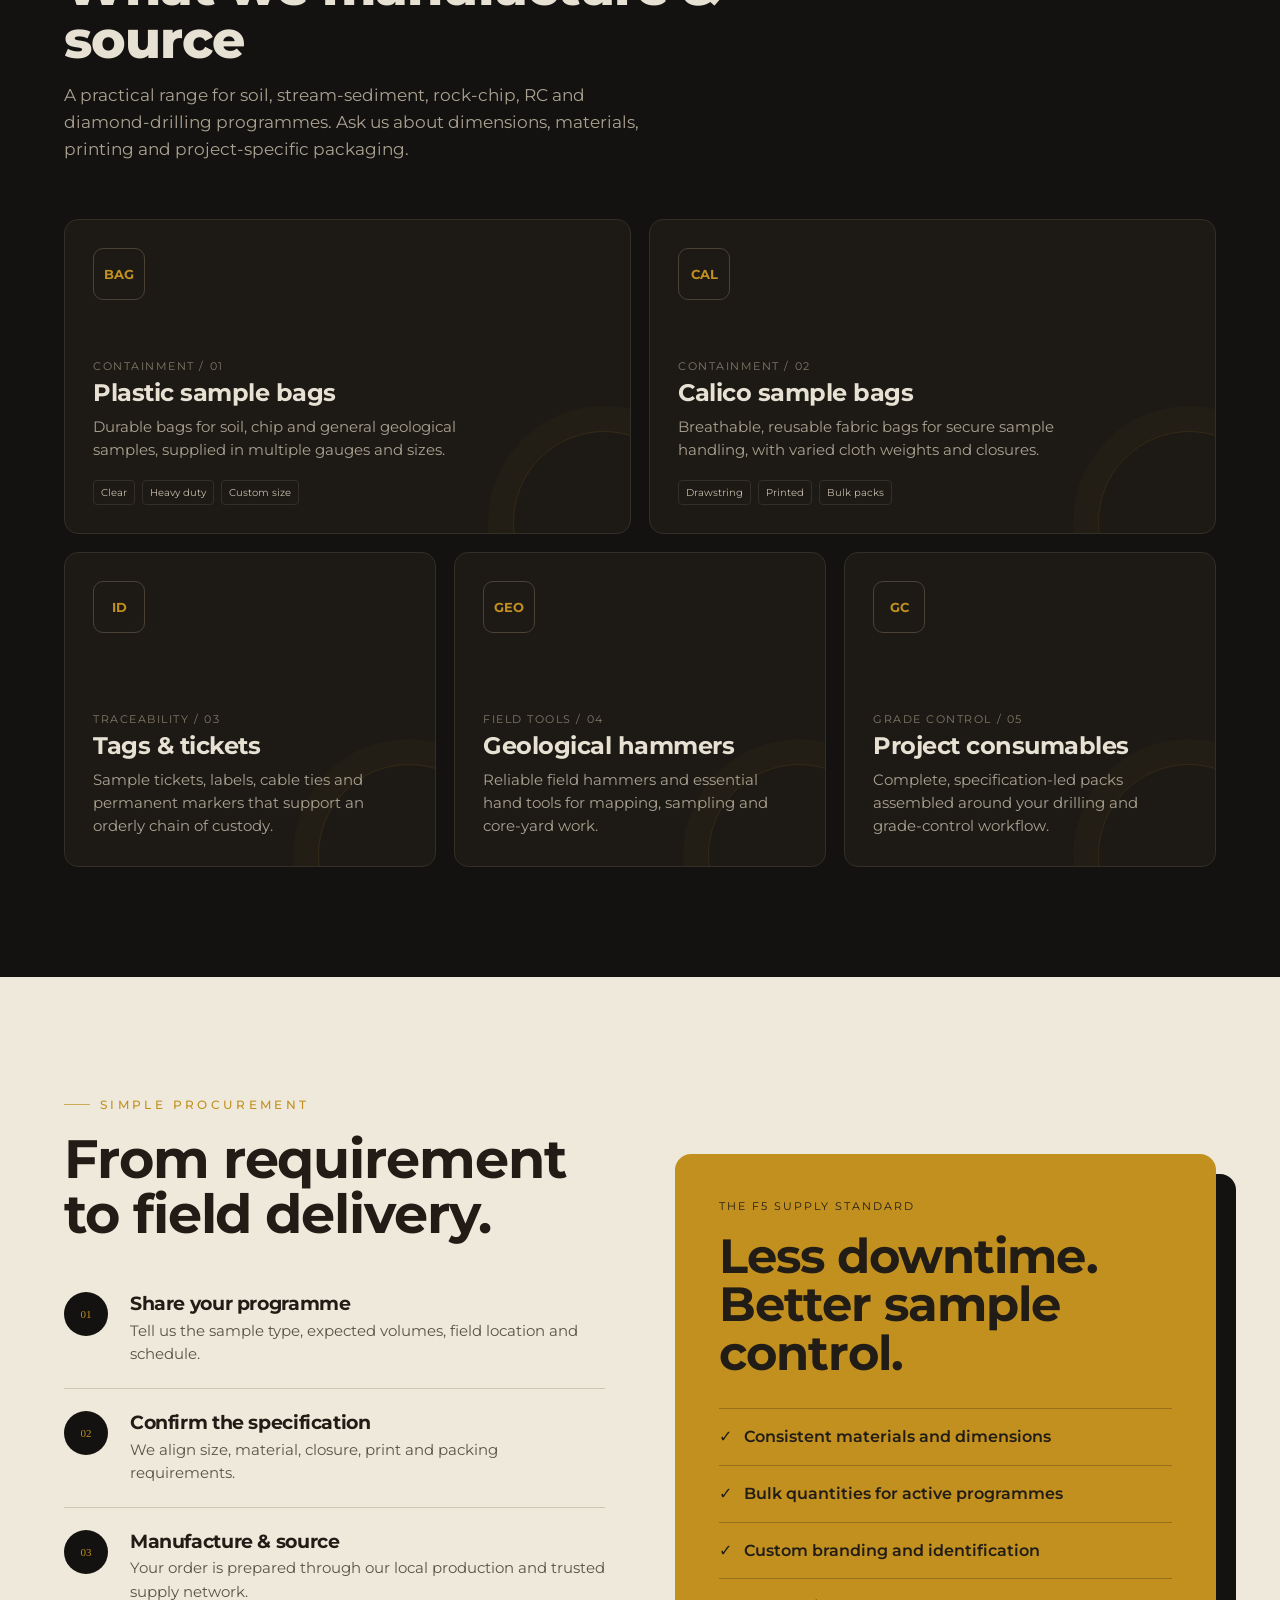
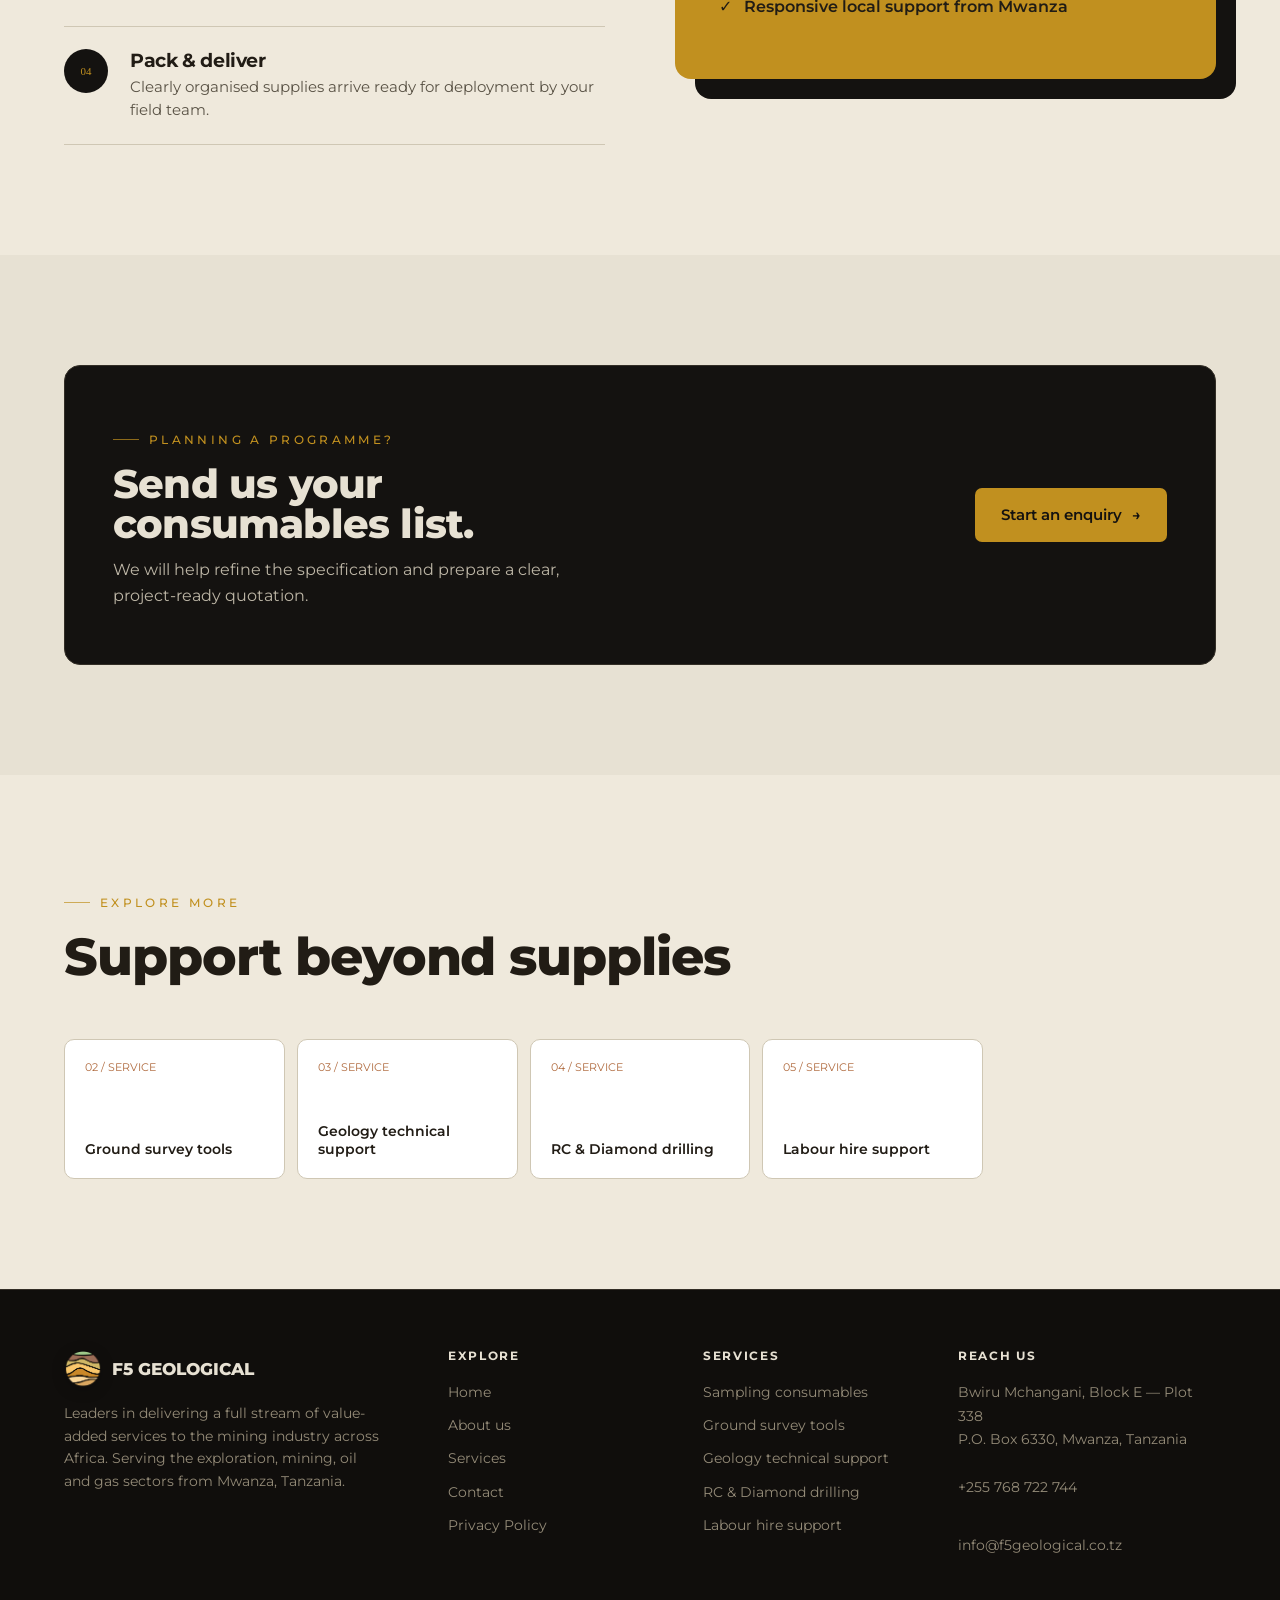
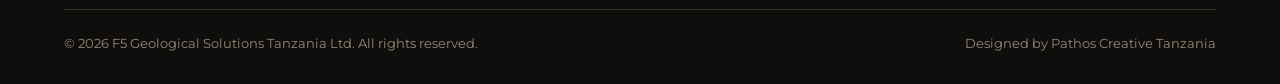
<file: sampling-consumables.html>
<!DOCTYPE html>
<html lang="en">
<head>
<meta charset="UTF-8">
<meta name="viewport" content="width=device-width, initial-scale=1.0">
<link rel="icon" type="image/png" href="assets/f5-geological-logo.png">
<title>Manufacturing & importing sampling consumables — F5 Geological Solutions Tanzania</title>
<meta name="description" content="High-quality geological sampling consumables for the mining, exploration and research industries.">
<link rel="preconnect" href="https://fonts.googleapis.com"><link rel="preconnect" href="https://fonts.gstatic.com" crossorigin><link href="https://fonts.googleapis.com/css2?family=Montserrat:wght@400;500;600;700;800;900&display=swap" rel="stylesheet">
<link rel="stylesheet" href="assets/arvin-chat.css">
<style>
:root{
  --basalt:#141210; --basalt-2:#1d1a15;
  --sand:#e7e1d3; --sand-2:#efe9dc;
  --ink:#211c15; --ink-soft:#5a5346;
  --gold:#c1901f; --gold-bright:#e0ab30;
  --malachite:#2f8f6b; --copper:#b06b3f;
  --line:#cfc7b4; --line-dark:#332e26;
  --maxw:1200px; --ease:cubic-bezier(.2,.7,.2,1);
}
*{box-sizing:border-box;margin:0;padding:0}
html{scroll-behavior:smooth}
@media (prefers-reduced-motion:reduce){html{scroll-behavior:auto}}
body{font-family:"IBM Plex Sans",system-ui,sans-serif;background:var(--sand);color:var(--ink);line-height:1.6;-webkit-font-smoothing:antialiased;overflow-x:hidden}
body.menu-open{overflow:hidden}
h1,h2,h3,h4{font-family:"Archivo",sans-serif;line-height:1.02;letter-spacing:-.02em}
a{color:inherit;text-decoration:none}
img{max-width:100%;display:block}
.wrap{max-width:var(--maxw);margin:0 auto;padding:0 24px}
.mono{font-family:"IBM Plex Mono",monospace;letter-spacing:.02em}
.eyebrow{font-family:"IBM Plex Mono",monospace;font-size:12px;letter-spacing:.28em;text-transform:uppercase;color:var(--gold);font-weight:500;display:inline-flex;align-items:center;gap:10px}
.eyebrow::before{content:"";width:26px;height:1px;background:var(--gold);opacity:.7}
.eyebrow.center::before{display:none}

/* ---------- NAV ---------- */
header.nav{position:fixed;top:0;left:0;right:0;z-index:100;transition:background .4s var(--ease),border-color .4s,padding .4s var(--ease);border-bottom:1px solid transparent;padding:16px 0}
header.nav.solid{background:rgba(20,18,16,.92);backdrop-filter:blur(10px);border-bottom:1px solid var(--line-dark)}
header.nav.scrolled{background:rgba(20,18,16,.95);backdrop-filter:blur(10px);border-bottom:1px solid var(--line-dark);padding:11px 0}
.nav-in{display:flex;align-items:center;justify-content:space-between;gap:24px}
.brand{display:flex;align-items:center;gap:12px;color:var(--sand)}
.brand .mark{width:44px;height:44px;object-fit:contain;flex:none;filter:drop-shadow(0 3px 8px rgba(0,0,0,.28))}
.brand b{font-family:"Archivo";font-weight:800;font-size:16px;letter-spacing:-.01em;line-height:1;display:block}
.brand .sub{display:block;font-size:9.5px;letter-spacing:.22em;color:var(--gold);font-family:"IBM Plex Mono";margin-top:3px}
nav.links{display:flex;align-items:center;gap:28px}
nav.links>a,.dd>a{color:var(--sand);font-size:14px;font-weight:500;opacity:.82;transition:opacity .2s,color .2s;padding:4px 0}
nav.links>a:hover,.dd>a:hover,nav.links>a.active,.dd>a.active{opacity:1;color:var(--gold-bright)}
.dd{position:relative;display:flex;align-items:center}
.dd>a::after{content:"▾";font-size:9px;margin-left:6px;opacity:.7}
.dd-menu{position:absolute;top:100%;left:50%;transform:translateX(-50%) translateY(8px);min-width:290px;background:var(--basalt-2);border:1px solid var(--line-dark);border-radius:10px;padding:8px;opacity:0;visibility:hidden;transition:.25s var(--ease);box-shadow:0 30px 60px -30px rgba(0,0,0,.7)}
.dd:hover .dd-menu,.dd:focus-within .dd-menu{opacity:1;visibility:visible;transform:translateX(-50%) translateY(2px)}
.dd-menu a{display:block;padding:11px 14px;border-radius:7px;font-size:13.5px;color:#cfc8b7;transition:background .2s,color .2s}
.dd-menu a:hover{background:var(--basalt);color:var(--gold-bright)}
.nav-cta{background:var(--gold)!important;color:var(--basalt)!important;padding:11px 22px!important;min-width:140px;border-radius:7px;font-weight:600;font-size:14px;line-height:1.2;white-space:nowrap;flex-shrink:0;text-align:center;opacity:1!important;transition:transform .2s var(--ease),background .2s}
.nav-cta:hover{background:var(--gold-bright)!important;transform:translateY(-2px)}
.burger{display:none;background:none;border:0;cursor:pointer;width:44px;height:44px;flex-direction:column;justify-content:center;gap:5px;align-items:flex-end}
.burger span{display:block;height:2px;width:26px;background:var(--sand);transition:.3s var(--ease)}
.burger.open span:nth-child(1){transform:translateY(7px) rotate(45deg)}
.burger.open span:nth-child(2){opacity:0}
.burger.open span:nth-child(3){transform:translateY(-7px) rotate(-45deg)}

/* ---------- BUTTONS ---------- */
.btn{display:inline-flex;align-items:center;gap:10px;padding:15px 26px;border-radius:7px;font-weight:600;font-size:15px;transition:transform .2s var(--ease),background .2s,color .2s,box-shadow .2s;cursor:pointer;border:0;font-family:inherit}
.btn-gold{background:var(--gold);color:var(--basalt)}
.btn-gold:hover{background:var(--gold-bright);transform:translateY(-3px);box-shadow:0 12px 30px -12px rgba(224,171,48,.6)}
.btn-ghost{background:transparent;color:var(--sand);border:1px solid rgba(231,225,211,.28)}
.btn-ghost:hover{border-color:var(--gold);color:var(--gold-bright);transform:translateY(-3px)}
.btn-dark{background:var(--basalt);color:var(--sand)}
.btn-dark:hover{background:var(--basalt-2);transform:translateY(-3px)}
.btn .arr{transition:transform .25s var(--ease)}
.btn:hover .arr{transform:translateX(4px)}

/* ---------- HERO (home) ---------- */
.hero{position:relative;background:var(--basalt);color:var(--sand);min-height:100vh;display:flex;align-items:center;overflow:hidden;padding:130px 0 60px}
.hero-grid{display:grid;grid-template-columns:1.35fr .65fr;gap:40px;align-items:center;width:100%}
.hero h1{font-size:clamp(42px,6.6vw,90px);font-weight:900;text-transform:uppercase;letter-spacing:-.025em}
.hero h1 .g{color:var(--gold)}
.hero h1 .stroke{color:transparent;-webkit-text-stroke:1.5px var(--sand)}
.hero p.lead{max-width:560px;margin:28px 0 34px;font-size:clamp(16px,1.7vw,19px);color:#c8c1b1;line-height:1.55}
.hero-actions{display:flex;flex-wrap:wrap;gap:14px}
.hero-coord{margin-bottom:26px}
.core{position:relative;height:440px;border-radius:10px;overflow:hidden;border:1px solid var(--line-dark);box-shadow:0 40px 80px -40px rgba(0,0,0,.7);display:flex;flex-direction:column}
.core .layer{flex:1;position:relative;display:flex;align-items:center;padding-left:64px;font-family:"IBM Plex Mono";font-size:12px;letter-spacing:.04em;color:rgba(255,255,255,.85);transform:translateY(20px);opacity:0;animation:layerIn .7s var(--ease) forwards}
.core .layer .depth{position:absolute;left:0;top:0;bottom:0;width:52px;border-right:1px solid rgba(255,255,255,.14);display:flex;align-items:center;justify-content:center;font-size:10px;color:rgba(255,255,255,.55);background:rgba(0,0,0,.18)}
.core .layer:nth-child(1){background:linear-gradient(90deg,#4a3f2f,#6a5a41);animation-delay:.15s}
.core .layer:nth-child(2){background:linear-gradient(90deg,#7c6a3e,#9c8340);animation-delay:.28s}
.core .layer:nth-child(3){background:linear-gradient(90deg,#8a5a30,#b06b3f);animation-delay:.41s}
.core .layer:nth-child(4){background:linear-gradient(90deg,#2c5c48,#2f8f6b);animation-delay:.54s}
.core .layer:nth-child(5){background:linear-gradient(90deg,#3a3630,#575047);animation-delay:.67s}
.core .layer:nth-child(6){background:linear-gradient(90deg,#b58a1e,#e0ab30);color:var(--basalt);font-weight:600;animation-delay:.8s}
@keyframes layerIn{to{transform:translateY(0);opacity:1}}
.core-cap{text-align:center;margin-top:14px;font-family:"IBM Plex Mono";font-size:11px;letter-spacing:.16em;color:rgba(255,255,255,.4);text-transform:uppercase}
.hero-scroll{position:absolute;bottom:26px;left:50%;transform:translateX(-50%);font-family:"IBM Plex Mono";font-size:11px;letter-spacing:.2em;color:rgba(255,255,255,.4);text-transform:uppercase;display:flex;flex-direction:column;align-items:center;gap:8px}
.hero-scroll .dot{width:1px;height:34px;background:linear-gradient(var(--gold),transparent);animation:drop 1.8s infinite}
@keyframes drop{0%{transform:scaleY(0);transform-origin:top}50%{transform:scaleY(1);transform-origin:top}51%{transform-origin:bottom}100%{transform:scaleY(0);transform-origin:bottom}}

/* ---------- PAGE HERO (inner pages) ---------- */
.phero{background:var(--basalt);color:var(--sand);padding:160px 0 70px;position:relative;overflow:hidden}
.phero::after{content:"";position:absolute;left:0;right:0;bottom:0;height:14px;display:block}
.phero .bc{font-family:"IBM Plex Mono";font-size:12px;letter-spacing:.1em;color:#948b78;margin-bottom:20px}
.phero .bc a:hover{color:var(--gold)}
.phero .bc span{color:var(--gold)}
.phero h1{font-size:clamp(34px,5.4vw,68px);font-weight:900;max-width:16ch;letter-spacing:-.025em}
.phero h1 .g{color:var(--gold)}
.phero p{max-width:600px;margin-top:20px;color:#c8c1b1;font-size:clamp(15px,1.6vw,18px)}

/* ---------- STATS ---------- */
.stats{background:var(--basalt-2);color:var(--sand);border-top:1px solid var(--line-dark);padding:56px 0}
.stats-grid{display:grid;grid-template-columns:repeat(4,1fr);gap:20px}
.stat{padding:6px 8px;position:relative}
.stat:not(:last-child)::after{content:"";position:absolute;right:-10px;top:6px;bottom:6px;width:1px;background:var(--line-dark)}
.stat .num{font-family:"Archivo";font-weight:900;font-size:clamp(38px,4.6vw,58px);color:var(--gold);line-height:1;letter-spacing:-.02em}
.stat .num .plus{color:var(--sand);font-size:.55em;vertical-align:top;margin-left:2px}
.stat .lab{font-family:"IBM Plex Mono";font-size:12px;letter-spacing:.1em;text-transform:uppercase;color:#a89f8b;margin-top:10px}

/* ---------- SECTION SHELL ---------- */
.band{padding:110px 0}
.band.light{background:var(--sand)}
.band.paper{background:var(--sand-2)}
.sec-head{max-width:720px;margin-bottom:56px}
.sec-head.center{margin-left:auto;margin-right:auto;text-align:center}
.sec-head h2{font-size:clamp(30px,4.4vw,52px);font-weight:800;margin:18px 0 0;letter-spacing:-.02em}
.sec-head p{color:var(--ink-soft);font-size:17px;margin-top:16px;max-width:600px}
.sec-head.center p{margin-left:auto;margin-right:auto}
.strata{height:14px;display:flex;width:100%}
.strata i{flex:1;height:100%}
.strata i:nth-child(1){background:#6a5a41}.strata i:nth-child(2){background:#9c8340}
.strata i:nth-child(3){background:var(--copper)}.strata i:nth-child(4){background:var(--malachite)}
.strata i:nth-child(5){background:var(--gold)}

/* ---------- ABOUT ---------- */
.about-grid{display:grid;grid-template-columns:1fr 1fr;gap:60px;align-items:center}
.about-copy p{color:var(--ink-soft);margin-bottom:18px;font-size:16.5px}
.about-copy p strong{color:var(--ink);font-weight:600}
.about-tags{display:flex;flex-wrap:wrap;gap:10px;margin-top:26px}
.tag{font-family:"IBM Plex Mono";font-size:12px;padding:7px 13px;border:1px solid var(--line);border-radius:20px;color:var(--ink-soft);background:#fff}
.about-photos{position:relative;height:480px}
.about-photos figure{position:absolute;border-radius:10px;overflow:hidden;box-shadow:0 24px 50px -24px rgba(20,18,16,.5);border:4px solid #fff}
.about-photos .p1{width:66%;top:0;left:0;z-index:2}
.about-photos .p2{width:52%;bottom:0;right:0;z-index:3}
.about-photos .p3{width:44%;top:44%;left:6%;z-index:1;opacity:.96}
.about-photos figure img{width:100%;height:100%;object-fit:cover}

/* ---------- SERVICES LOG ---------- */
.log{display:grid;grid-template-columns:64px 1fr;border:1px solid var(--line);border-radius:12px;overflow:hidden;background:#fff}
.log-ruler{background:var(--basalt);position:relative}
.log-ruler .tick{position:absolute;left:0;right:0;display:flex;justify-content:center;font-family:"IBM Plex Mono";font-size:10px;color:rgba(255,255,255,.4)}
.log-items{display:flex;flex-direction:column}
.svc{border-bottom:1px solid var(--line);position:relative;transition:background .3s var(--ease);background:#fff}
.svc:last-child{border-bottom:0}
.svc:hover,.svc.open{background:var(--sand-2)}
.svc-head{display:flex;align-items:center;gap:22px;padding:26px 30px;cursor:pointer}
.svc-idx{font-family:"IBM Plex Mono";font-size:13px;color:var(--gold);font-weight:600;width:34px;flex:none}
.svc-swatch{width:8px;align-self:stretch;border-radius:3px;flex:none;min-height:26px}
.svc-title{font-family:"Archivo";font-weight:700;font-size:clamp(18px,2.2vw,24px);flex:1;letter-spacing:-.01em;transition:color .2s}
.svc:hover .svc-title,.svc.open .svc-title{color:var(--copper)}
.svc-plus{width:34px;height:34px;border:1px solid var(--line);border-radius:50%;display:grid;place-items:center;flex:none;transition:.3s var(--ease);color:var(--ink-soft)}
.svc.open .svc-plus{background:var(--gold);border-color:var(--gold);color:var(--basalt);transform:rotate(135deg)}
.svc-body{max-height:0;overflow:hidden;transition:max-height .5s var(--ease)}
.svc-body-in{padding:0 30px 30px 90px;color:var(--ink-soft);font-size:16px;max-width:820px}
.svc-body-in .feat{display:flex;flex-wrap:wrap;gap:8px;margin:16px 0 20px}
.svc-body-in .feat span{font-family:"IBM Plex Mono";font-size:11.5px;background:#fff;border:1px solid var(--line);padding:6px 11px;border-radius:5px;color:var(--ink)}
.svc-body-in .more{display:inline-flex;align-items:center;gap:8px;font-weight:600;color:var(--copper);font-size:14px}
.svc-body-in .more:hover{color:var(--gold)}

/* ---------- SERVICE CARDS (overview grid) ---------- */
.scards{display:grid;grid-template-columns:repeat(3,1fr);gap:24px}
.scard{background:#fff;border:1px solid var(--line);border-radius:12px;padding:32px 28px;position:relative;overflow:hidden;transition:transform .3s var(--ease),box-shadow .3s;display:flex;flex-direction:column}
.scard:hover{transform:translateY(-6px);box-shadow:0 26px 50px -30px rgba(20,18,16,.4)}
.scard::before{content:"";position:absolute;top:0;left:0;right:0;height:5px;background:var(--accent)}
.scard .idx{font-family:"IBM Plex Mono";font-size:12px;color:var(--accent);font-weight:600;margin-bottom:16px}
.scard h3{font-size:21px;font-weight:700;margin-bottom:12px;letter-spacing:-.01em}
.scard p{color:var(--ink-soft);font-size:15px;flex:1}
.scard .go{margin-top:20px;display:inline-flex;align-items:center;gap:8px;font-weight:600;font-size:14px;color:var(--ink)}
.scard:hover .go{color:var(--copper)}
.scard .go .arr{transition:transform .25s var(--ease)}
.scard:hover .go .arr{transform:translateX(4px)}

/* ---------- SERVICE DETAIL ---------- */
.sd-grid{display:grid;grid-template-columns:1.05fr .95fr;gap:56px;align-items:start}
.sd-copy p{color:var(--ink-soft);font-size:16.5px;margin-bottom:18px}
.sd-copy p strong{color:var(--ink);font-weight:600}
.sd-media{position:relative}
.sd-media img{width:100%;border-radius:12px;border:4px solid #fff;box-shadow:0 30px 60px -34px rgba(20,18,16,.55)}
.sd-media .cap{font-family:"IBM Plex Mono";font-size:11px;letter-spacing:.14em;text-transform:uppercase;color:var(--ink-soft);margin-top:14px;text-align:center}
.sd-list{list-style:none;margin:24px 0 10px;display:grid;gap:12px}
.sd-list li{display:flex;gap:12px;align-items:flex-start;font-size:16px;color:var(--ink)}
.sd-list li::before{content:"▪";color:var(--gold);font-size:18px;line-height:1.3}
.sd-tags{display:flex;flex-wrap:wrap;gap:9px;margin:22px 0 30px}
.sd-tags span{font-family:"IBM Plex Mono";font-size:12px;padding:7px 13px;border:1px solid var(--line);border-radius:20px;color:var(--ink-soft);background:#fff}
.othersvc{display:flex;flex-wrap:wrap;gap:12px;margin-top:14px}
.othersvc a{font-family:"IBM Plex Mono";font-size:13px;padding:11px 16px;border:1px solid var(--line);border-radius:8px;background:#fff;color:var(--ink-soft);transition:.2s}
.othersvc a:hover{border-color:var(--gold);color:var(--ink);transform:translateY(-2px)}

/* ---------- MVV ---------- */
.mvv{display:grid;grid-template-columns:repeat(3,1fr);gap:24px}
.mvv .card{background:var(--basalt);color:var(--sand);border-radius:12px;padding:38px 32px;position:relative;overflow:hidden;transition:transform .3s var(--ease);border:1px solid var(--line-dark)}
.mvv .card:hover{transform:translateY(-6px)}
.mvv .card::before{content:"";position:absolute;top:0;left:0;right:0;height:4px;background:var(--accent)}
.mvv .card:nth-child(1){--accent:var(--gold)}.mvv .card:nth-child(2){--accent:var(--malachite)}.mvv .card:nth-child(3){--accent:var(--copper)}
.mvv .ico{font-size:26px;margin-bottom:18px;color:var(--accent)}
.mvv h3{font-size:22px;font-weight:800;margin-bottom:12px}
.mvv p{color:#bdb6a6;font-size:15.5px}
.mvv .n{position:absolute;right:20px;bottom:6px;font-family:"Archivo";font-weight:900;font-size:80px;color:rgba(255,255,255,.04)}

/* ---------- TEAM ---------- */
.team{display:grid;grid-template-columns:repeat(3,1fr);gap:26px}
.member{background:#fff;border:1px solid var(--line);border-radius:12px;overflow:hidden;transition:transform .3s var(--ease),box-shadow .3s}
.member:hover{transform:translateY(-6px);box-shadow:0 26px 50px -30px rgba(20,18,16,.45)}
.member .ph{aspect-ratio:1/1;overflow:hidden;background:var(--basalt-2)}
.member .ph img{width:100%;height:100%;object-fit:cover;transition:transform .5s var(--ease)}
.member:hover .ph img{transform:scale(1.05)}
.member .info{padding:22px 24px}
.member .role{font-family:"IBM Plex Mono";font-size:11px;letter-spacing:.16em;text-transform:uppercase;color:var(--gold)}
.member h3{font-size:20px;font-weight:700;margin:8px 0 10px}
.member p{color:var(--ink-soft);font-size:14.5px}
.member .li{display:inline-flex;align-items:center;gap:6px;margin-top:14px;font-family:"IBM Plex Mono";font-size:12px;color:var(--copper)}
.member .li:hover{color:var(--gold)}

/* ---------- CTA STRIP ---------- */
.cta-strip{background:var(--basalt);color:var(--sand);border-radius:16px;padding:56px 48px;display:flex;align-items:center;justify-content:space-between;gap:30px;flex-wrap:wrap;position:relative;overflow:hidden;border:1px solid var(--line-dark)}
.cta-strip h2{font-size:clamp(26px,3.4vw,40px);font-weight:800;max-width:16ch}
.cta-strip p{color:#bdb6a6;margin-top:12px;max-width:44ch}

/* ---------- CONTACT ---------- */
.contact{background:var(--basalt);color:var(--sand)}
.contact-grid{display:grid;grid-template-columns:.9fr 1.1fr;gap:56px}
.contact h2{font-size:clamp(30px,4.4vw,52px);font-weight:800;color:var(--sand)}
.contact .lead{color:#bdb6a6;margin:18px 0 34px;font-size:17px;max-width:420px}
.cinfo{display:flex;flex-direction:column;gap:22px}
.cinfo .row{display:flex;gap:16px;align-items:flex-start}
.cinfo .ic{width:44px;height:44px;border:1px solid var(--line-dark);border-radius:9px;display:grid;place-items:center;color:var(--gold);flex:none;font-size:18px}
.cinfo .k{font-family:"IBM Plex Mono";font-size:11px;letter-spacing:.14em;text-transform:uppercase;color:#948b78}
.cinfo .v{font-size:16px;color:var(--sand);margin-top:3px}
.cinfo .v a:hover{color:var(--gold-bright)}
form.cf{background:var(--basalt-2);border:1px solid var(--line-dark);border-radius:14px;padding:34px}
form.cf .fld{margin-bottom:18px}
form.cf label{display:block;font-family:"IBM Plex Mono";font-size:11px;letter-spacing:.12em;text-transform:uppercase;color:#948b78;margin-bottom:8px}
form.cf input,form.cf textarea{width:100%;background:var(--basalt);border:1px solid var(--line-dark);border-radius:8px;padding:13px 15px;color:var(--sand);font-family:"IBM Plex Sans";font-size:15px;transition:border-color .2s}
form.cf input:focus,form.cf textarea:focus{outline:none;border-color:var(--gold)}
form.cf textarea{resize:vertical;min-height:110px}
form.cf .btn-gold{width:100%;justify-content:center;margin-top:6px}
.cf-note{font-family:"IBM Plex Mono";font-size:12px;color:var(--malachite);margin-top:14px;min-height:18px;text-align:center}
.map-wrap{border-radius:14px;overflow:hidden;border:1px solid var(--line-dark);margin-top:44px;filter:grayscale(.3) contrast(1.05)}
.map-wrap iframe{display:block;width:100%;height:340px;border:0}

/* ---------- FOOTER ---------- */
footer{background:#100e0c;color:#948b78;padding:60px 0 30px;border-top:1px solid var(--line-dark)}
.foot-grid{display:grid;grid-template-columns:1.6fr 1fr 1fr 1.2fr;gap:40px;padding-bottom:40px;border-bottom:1px solid var(--line-dark)}
.foot-brand .fb{display:flex;align-items:center;gap:10px;margin-bottom:14px}
.foot-brand .fb .mark{width:38px;height:38px;object-fit:contain;filter:drop-shadow(0 3px 7px rgba(0,0,0,.28))}
.foot-brand b{font-family:"Archivo";font-weight:800;color:var(--sand);font-size:17px}
.foot-brand p{max-width:320px;margin-top:6px;font-size:14px;line-height:1.6}
.foot-col h4{color:var(--sand);font-size:12px;font-family:"IBM Plex Mono";letter-spacing:.14em;text-transform:uppercase;margin-bottom:18px}
.foot-col a{display:block;font-size:14px;margin-bottom:11px;transition:color .2s}
.foot-col a:hover{color:var(--gold)}
.foot-col .addr{font-size:14px;line-height:1.7}
.foot-bot{display:flex;justify-content:space-between;flex-wrap:wrap;gap:12px;padding-top:24px;font-size:12.5px;font-family:"IBM Plex Mono"}

/* ---------- REVEAL ---------- */
.reveal{opacity:0;transform:translateY(28px);transition:opacity .7s var(--ease),transform .7s var(--ease)}
.reveal.in{opacity:1;transform:none}
@media (prefers-reduced-motion:reduce){
  .reveal{opacity:1;transform:none;transition:none}
  .core .layer{animation:none;opacity:1;transform:none}
  .hero-scroll .dot{animation:none}
}

/* ---------- RESPONSIVE ---------- */
@media (max-width:960px){
  .hero-grid{grid-template-columns:1fr;gap:36px}
  .core{height:340px}
  .about-grid,.contact-grid,.sd-grid{grid-template-columns:1fr;gap:40px}
  .about-photos{height:400px;max-width:460px}
  .mvv,.team,.scards{grid-template-columns:1fr}
  .stats-grid{grid-template-columns:repeat(2,1fr);gap:34px 20px}
  .stat:nth-child(2)::after{display:none}
  .foot-grid{grid-template-columns:1fr 1fr;gap:32px}
}
@media (max-width:760px){
  header.nav,header.nav.solid,header.nav.scrolled{backdrop-filter:none;-webkit-backdrop-filter:none}
  nav.links{position:fixed;top:0;right:0;bottom:auto;left:auto;width:min(82vw,340px);height:100vh;height:100dvh;min-height:100vh;background:var(--basalt);flex-direction:column;justify-content:flex-start;align-items:flex-start;gap:6px;padding:96px 32px 40px;transform:translateX(100%);transition:transform .4s var(--ease);border-left:1px solid var(--line-dark);overflow-x:hidden;overflow-y:auto;overscroll-behavior:contain;z-index:105}
  nav.links.open{transform:none;box-shadow:-30px 0 60px -20px rgba(0,0,0,.6)}
  nav.links>a,.dd>a{font-size:18px;padding:10px 0}
  .dd{flex-direction:column;align-items:flex-start;width:100%}
  .dd-menu{position:static;transform:none;opacity:1;visibility:visible;min-width:0;width:100%;background:transparent;border:0;box-shadow:none;padding:0 0 6px 14px}
  .dd-menu a{padding:8px 0;font-size:14px}
  .dd>a::after{display:none}
  .nav-cta{margin-top:10px}
  .burger{display:flex;z-index:110;position:relative}
  .band{padding:80px 0}
  .svc-body-in{padding-left:30px}
  .log{grid-template-columns:0 1fr}.log-ruler{display:none}
  .cta-strip{padding:40px 30px}
  .foot-grid{grid-template-columns:1fr}
}

/* ---------- SAMPLING CONSUMABLES: PRODUCT-LED PAGE ---------- */
.sampling-hero{min-height:760px;padding:152px 0 86px;background:
  radial-gradient(circle at 78% 34%,rgba(193,144,31,.18),transparent 24%),
  linear-gradient(115deg,rgba(20,18,16,.98) 0 54%,rgba(20,18,16,.76) 100%),
  url('https://f5geological.co.tz/wp-content/uploads/2024/10/geo_soil_bag_edited.webp') center right/cover;color:var(--sand)}
.sampling-hero::after{height:1px;background:linear-gradient(90deg,transparent,var(--gold),transparent)}
.sampling-hero-grid{display:grid;grid-template-columns:1.2fr .8fr;gap:70px;align-items:end}
.sampling-hero h1{font-size:clamp(45px,6.5vw,82px);max-width:11ch;text-transform:uppercase}
.sampling-hero h1 em{display:block;color:var(--gold);font-style:normal}
.sampling-hero .hero-copy{font-size:18px;max-width:570px;margin:26px 0 32px;color:#d1cab9}
.hero-proof{display:flex;flex-wrap:wrap;gap:10px;margin-top:30px}
.hero-proof span{border:1px solid rgba(231,225,211,.2);background:rgba(20,18,16,.5);backdrop-filter:blur(8px);border-radius:999px;padding:8px 13px;font:11px "IBM Plex Mono";letter-spacing:.08em;text-transform:uppercase}
.spec-card{background:rgba(29,26,21,.9);backdrop-filter:blur(12px);border:1px solid rgba(231,225,211,.18);border-radius:14px;padding:26px;box-shadow:0 30px 70px -30px #000}
.spec-card .spec-top{display:flex;justify-content:space-between;align-items:center;padding-bottom:18px;border-bottom:1px solid var(--line-dark)}
.spec-card .spec-top b{font:700 14px "Archivo"}.spec-card .spec-top span{font:11px "IBM Plex Mono";color:var(--gold)}
.spec-row{display:grid;grid-template-columns:34px 1fr auto;gap:13px;align-items:center;padding:17px 0;border-bottom:1px solid var(--line-dark)}
.spec-row:last-child{border-bottom:0;padding-bottom:0}.spec-num{font:11px "IBM Plex Mono";color:#777064}.spec-row b{font-size:14px}.spec-row small{display:block;color:#999180;margin-top:2px}.spec-dot{width:9px;height:9px;border-radius:50%;background:var(--accent);box-shadow:0 0 0 5px color-mix(in srgb,var(--accent) 15%,transparent)}
.intro-panel{display:grid;grid-template-columns:.75fr 1.25fr;gap:80px;align-items:start}
.intro-kicker{position:sticky;top:110px}.intro-kicker h2{font-size:clamp(34px,4.8vw,58px);margin-top:18px}.intro-kicker h2 span{color:var(--copper)}
.intro-text{font-size:clamp(18px,2vw,24px);line-height:1.55;color:var(--ink-soft)}.intro-text strong{color:var(--ink)}
.intro-note{display:grid;grid-template-columns:repeat(3,1fr);gap:1px;background:var(--line);border:1px solid var(--line);border-radius:12px;overflow:hidden;margin-top:38px}
.intro-note div{background:#fff;padding:20px}.intro-note b{display:block;font:700 15px "Archivo"}.intro-note span{font-size:13px;color:var(--ink-soft)}
.catalogue{background:var(--basalt);color:var(--sand)}.catalogue .sec-head p{color:#aaa291}
.product-grid{display:grid;grid-template-columns:repeat(12,1fr);gap:18px}
.product-card{grid-column:span 4;min-height:315px;border:1px solid var(--line-dark);border-radius:14px;padding:28px;position:relative;overflow:hidden;background:var(--basalt-2);display:flex;flex-direction:column;transition:.3s var(--ease)}
.product-card.wide{grid-column:span 6}.product-card:hover{transform:translateY(-5px);border-color:#5a4a28}.product-card::after{content:"";position:absolute;width:180px;height:180px;border:1px solid rgba(193,144,31,.14);border-radius:50%;right:-65px;bottom:-80px;box-shadow:0 0 0 25px rgba(193,144,31,.03)}
.product-icon{width:52px;height:52px;border:1px solid #4a4236;border-radius:10px;display:grid;place-items:center;color:var(--gold);font:700 13px "IBM Plex Mono";margin-bottom:auto}
.product-card .code{font:11px "IBM Plex Mono";letter-spacing:.14em;color:#817968;margin:28px 0 8px}.product-card h3{font-size:24px}.product-card p{color:#aaa291;font-size:14.5px;margin-top:10px;max-width:42ch}
.product-card .options{display:flex;flex-wrap:wrap;gap:7px;margin-top:18px}.product-card .options span{font:10px "IBM Plex Mono";border:1px solid var(--line-dark);border-radius:4px;padding:5px 7px;color:#c4bcac}
.supply-grid{display:grid;grid-template-columns:1fr 1fr;gap:70px;align-items:center}.supply-steps{counter-reset:flow}.flow-step{counter-increment:flow;display:grid;grid-template-columns:48px 1fr;gap:18px;padding:22px 0;border-bottom:1px solid var(--line)}
.flow-step::before{content:"0" counter(flow);width:44px;height:44px;background:var(--basalt);color:var(--gold);border-radius:50%;display:grid;place-items:center;font:11px "IBM Plex Mono"}.flow-step h3{font-size:19px;margin:2px 0 6px}.flow-step p{color:var(--ink-soft);font-size:14.5px}
.quality-board{background:var(--gold);padding:44px;border-radius:16px;position:relative;box-shadow:20px 20px 0 var(--basalt)}.quality-board .mono{font-size:11px;letter-spacing:.18em;text-transform:uppercase}.quality-board h2{font-size:clamp(32px,4vw,48px);margin:16px 0 30px}.check{padding:15px 0;border-top:1px solid rgba(20,18,16,.25);display:flex;gap:12px;font-weight:600}.check::before{content:"✓"}
.related-grid{display:grid;grid-template-columns:repeat(5,1fr);gap:12px}.related-grid a{min-height:140px;padding:20px;background:#fff;border:1px solid var(--line);border-radius:10px;display:flex;flex-direction:column;justify-content:space-between;font:600 14px "Archivo";transition:.25s}.related-grid a span{font:11px "IBM Plex Mono";color:var(--copper)}.related-grid a:hover{background:var(--basalt);color:var(--sand);transform:translateY(-4px);border-color:var(--basalt)}
@media(max-width:960px){.sampling-hero-grid,.intro-panel,.supply-grid{grid-template-columns:1fr}.sampling-hero{min-height:auto}.spec-card{max-width:560px}.intro-kicker{position:static}.product-card,.product-card.wide{grid-column:span 6}.related-grid{grid-template-columns:repeat(2,1fr)}}
@media(max-width:620px){.sampling-hero{padding-top:130px}.sampling-hero h1{font-size:40px}.product-card,.product-card.wide{grid-column:1/-1}.intro-note{grid-template-columns:1fr}.quality-board{padding:30px;box-shadow:10px 10px 0 var(--basalt)}.related-grid{grid-template-columns:1fr}.hero-proof{display:none}}

/* Unified site typography */
body,body *,button,input,select,textarea{font-family:"Montserrat",system-ui,sans-serif!important}
</style>
<link rel="stylesheet" href="assets/privacy-consent.css">
</head>
<body>
<header class="nav solid" id="nav">
  <div class="wrap nav-in">
    <a class="brand" href="index.html" aria-label="F5 Geological home">
      <img class="mark" src="assets/f5-geological-logo.png" alt="" width="44" height="44">
      <span><b>F5 GEOLOGICAL</b><span class="sub">SOLUTIONS · TANZANIA</span></span>
    </a>
    <nav class="links" id="links">
      <a href="index.html">Home</a>
      <a href="about.html">About</a>
      <span class="dd">
        <a href="services.html" class="active">Services</a>
        <span class="dd-menu">
          <a href="sampling-consumables.html">Sampling consumables</a>
          <a href="ground-survey.html">Ground survey tools</a>
          <a href="geology-support.html">Geology technical support</a>
          <a href="drilling.html">RC &amp; Diamond drilling</a>
          <a href="labour-hire.html">Labour hire support</a>
        </span>
      </span>
      <a href="contact.html" class="nav-cta">Get in touch</a>
    </nav>
    <button class="burger" id="burger" aria-label="Menu" aria-expanded="false"><span></span><span></span><span></span></button>
  </div>
</header>
<section class="phero sampling-hero"><div class="wrap sampling-hero-grid">
  <div><div class="bc"><a href="index.html">Home</a> / <a href="services.html">Services</a> / <span>Sampling consumables</span></div><div class="eyebrow">From sample to certainty</div><h1>Sampling <em>consumables.</em></h1><p class="hero-copy">Field-ready supplies manufactured and sourced for reliable collection, secure transport and confident analysis across exploration and grade-control programmes.</p><a href="contact.html" class="btn btn-gold">Request a quote <span class="arr">→</span></a><div class="hero-proof"><span>Custom specifications</span><span>Bulk supply</span><span>Tanzania-wide delivery</span></div></div>
  <aside class="spec-card reveal" aria-label="Product range summary"><div class="spec-top"><b>FIELD SUPPLY REGISTER</b><span>F5 / 01</span></div><div class="spec-row" style="--accent:var(--gold)"><span class="spec-num">01</span><div><b>Sample containment</b><small>Plastic, calico and heavy-duty bags</small></div><i class="spec-dot"></i></div><div class="spec-row" style="--accent:var(--malachite)"><span class="spec-num">02</span><div><b>Identification</b><small>Tags, tickets, ties and markers</small></div><i class="spec-dot"></i></div><div class="spec-row" style="--accent:var(--copper)"><span class="spec-num">03</span><div><b>Field tools</b><small>Hammers, scoops and accessories</small></div><i class="spec-dot"></i></div></aside>
</div></section>
<div class="strata"><i></i><i></i><i></i><i></i><i></i></div>
<section class="band light"><div class="wrap intro-panel"><div class="intro-kicker reveal"><div class="eyebrow">Built for the field</div><h2>Every sample tells a <span>story.</span></h2></div><div class="reveal"><p class="intro-text">Field campaigns run on consumables — plastic sample bags, calico bags, geological hammers and other sampling essentials. F5G supplies and leases a full range in the fabrics, sizes and specifications each client needs, giving short-term campaigns and long-running projects <strong>flexible, cost-effective access without the burden of excess inventory.</strong></p><div class="intro-note"><div><b>Fit for purpose</b><span>Materials matched to the sample type.</span></div><div><b>Easy to identify</b><span>Clear labelling and traceability.</span></div><div><b>Ready at scale</b><span>Project packs and bulk quantities.</span></div></div></div></div></section>
<section class="band catalogue"><div class="wrap"><div class="sec-head reveal"><div class="eyebrow">Supply catalogue</div><h2>What we manufacture & source</h2><p>A practical range for soil, stream-sediment, rock-chip, RC and diamond-drilling programmes. Ask us about dimensions, materials, printing and project-specific packaging.</p></div><div class="product-grid">
  <article class="product-card wide reveal"><div class="product-icon">BAG</div><div class="code">CONTAINMENT / 01</div><h3>Plastic sample bags</h3><p>Durable bags for soil, chip and general geological samples, supplied in multiple gauges and sizes.</p><div class="options"><span>Clear</span><span>Heavy duty</span><span>Custom size</span></div></article>
  <article class="product-card wide reveal"><div class="product-icon">CAL</div><div class="code">CONTAINMENT / 02</div><h3>Calico sample bags</h3><p>Breathable, reusable fabric bags for secure sample handling, with varied cloth weights and closures.</p><div class="options"><span>Drawstring</span><span>Printed</span><span>Bulk packs</span></div></article>
  <article class="product-card reveal"><div class="product-icon">ID</div><div class="code">TRACEABILITY / 03</div><h3>Tags & tickets</h3><p>Sample tickets, labels, cable ties and permanent markers that support an orderly chain of custody.</p></article><article class="product-card reveal"><div class="product-icon">GEO</div><div class="code">FIELD TOOLS / 04</div><h3>Geological hammers</h3><p>Reliable field hammers and essential hand tools for mapping, sampling and core-yard work.</p></article><article class="product-card reveal"><div class="product-icon">GC</div><div class="code">GRADE CONTROL / 05</div><h3>Project consumables</h3><p>Complete, specification-led packs assembled around your drilling and grade-control workflow.</p></article>
</div></div></section>
<section class="band paper"><div class="wrap supply-grid"><div class="reveal"><div class="eyebrow">Simple procurement</div><h2 style="font-size:clamp(34px,4.6vw,54px);margin:18px 0 28px">From requirement to field delivery.</h2><div class="supply-steps"><div class="flow-step"><div><h3>Share your programme</h3><p>Tell us the sample type, expected volumes, field location and schedule.</p></div></div><div class="flow-step"><div><h3>Confirm the specification</h3><p>We align size, material, closure, print and packing requirements.</p></div></div><div class="flow-step"><div><h3>Manufacture & source</h3><p>Your order is prepared through our local production and trusted supply network.</p></div></div><div class="flow-step"><div><h3>Pack & deliver</h3><p>Clearly organised supplies arrive ready for deployment by your field team.</p></div></div></div></div><aside class="quality-board reveal"><div class="mono">The F5 supply standard</div><h2>Less downtime. Better sample control.</h2><div class="check">Consistent materials and dimensions</div><div class="check">Bulk quantities for active programmes</div><div class="check">Custom branding and identification</div><div class="check">Responsive local support from Mwanza</div></aside></div></section>
<section class="band light"><div class="wrap"><div class="cta-strip reveal"><div><div class="eyebrow">Planning a programme?</div><h2 style="margin-top:14px">Send us your consumables list.</h2><p>We will help refine the specification and prepare a clear, project-ready quotation.</p></div><a href="contact.html" class="btn btn-gold">Start an enquiry <span class="arr">→</span></a></div></div></section>
<section class="band paper"><div class="wrap"><div class="sec-head reveal"><div class="eyebrow">Explore more</div><h2>Support beyond supplies</h2></div><div class="related-grid reveal"><a href="ground-survey.html"><span>02 / SERVICE</span>Ground survey tools</a><a href="geology-support.html"><span>03 / SERVICE</span>Geology technical support</a><a href="drilling.html"><span>04 / SERVICE</span>RC &amp; Diamond drilling</a><a href="labour-hire.html"><span>05 / SERVICE</span>Labour hire support</a></div></div></section>

<footer>
  <div class="wrap">
    <div class="foot-grid">
      <div class="foot-brand">
        <div class="fb"><img class="mark" src="assets/f5-geological-logo.png" alt="" width="38" height="38"><b>F5 GEOLOGICAL</b></div>
        <p>Leaders in delivering a full stream of value-added services to the mining industry across Africa. Serving the exploration, mining, oil and gas sectors from Mwanza, Tanzania.</p>
      </div>
      <div class="foot-col">
        <h4>Explore</h4>
        <a href="index.html">Home</a>
        <a href="about.html">About us</a>
        <a href="services.html">Services</a>

        <a href="contact.html">Contact</a>
        <a href="privacy-policy.html">Privacy Policy</a>
      </div>
      <div class="foot-col">
        <h4>Services</h4>
        <a href="sampling-consumables.html">Sampling consumables</a>
        <a href="ground-survey.html">Ground survey tools</a>
        <a href="geology-support.html">Geology technical support</a>
        <a href="drilling.html">RC &amp; Diamond drilling</a>
        <a href="labour-hire.html">Labour hire support</a>
      </div>
      <div class="foot-col">
        <h4>Reach us</h4>
        <p class="addr">Bwiru Mchangani, Block E — Plot 338<br>P.O. Box 6330, Mwanza, Tanzania<br><br><a href="tel:+255768722744">+255 768 722 744</a><br><a href="mailto:info@f5geological.co.tz">info@f5geological.co.tz</a></p>
      </div>
    </div>
    <div class="foot-bot">
      <span>© 2026 F5 Geological Solutions Tanzania Ltd. All rights reserved.</span>
      <span>Designed by Pathos Creative Tanzania</span>
    </div>
  </div>
</footer>
<script>
/* ---- nav scroll state ---- */
const nav=document.getElementById('nav');
if(nav){
  const solid=nav.classList.contains('solid');
  addEventListener('scroll',()=>nav.classList.toggle('scrolled',scrollY>40),{passive:true});
}
/* ---- mobile menu ---- */
const burger=document.getElementById('burger'),links=document.getElementById('links');
if(burger&&links){
  burger.addEventListener('click',()=>{const o=links.classList.toggle('open');burger.classList.toggle('open',o);burger.setAttribute('aria-expanded',o);document.body.classList.toggle('menu-open',o);});
  links.querySelectorAll('a').forEach(a=>a.addEventListener('click',()=>{
    if(a.parentElement.classList.contains('dd'))return; /* let dropdown parent stay */
    links.classList.remove('open');burger.classList.remove('open');burger.setAttribute('aria-expanded',false);document.body.classList.remove('menu-open');
  }));
}
/* ---- reveal on scroll ---- */
const ro=new IntersectionObserver((es)=>es.forEach(e=>{if(e.isIntersecting){e.target.classList.add('in');ro.unobserve(e.target);}}),{threshold:.15});
document.querySelectorAll('.reveal').forEach(el=>ro.observe(el));
/* ---- count-up stats ---- */
const seen=new WeakSet();
const so=new IntersectionObserver((es)=>es.forEach(e=>{
  if(e.isIntersecting&&!seen.has(e.target)){
    seen.add(e.target);
    const el=e.target,target=+el.dataset.count;let n=0;const step=Math.max(1,Math.ceil(target/45));
    const plus=el.querySelector('.plus')?el.querySelector('.plus').outerHTML:'';
    const t=setInterval(()=>{n+=step;if(n>=target){n=target;clearInterval(t);}el.innerHTML=n+plus;},26);
  }
}),{threshold:.6});
document.querySelectorAll('.num[data-count]').forEach(el=>so.observe(el));
/* ---- services accordion (home + services page) ---- */
document.querySelectorAll('.svc .svc-head').forEach(h=>{
  h.addEventListener('click',()=>{
    const el=h.parentElement,open=el.classList.contains('open');
    document.querySelectorAll('.svc').forEach(o=>{o.classList.remove('open');const b=o.querySelector('.svc-body');if(b)b.style.maxHeight=null;});
    if(!open){el.classList.add('open');const b=el.querySelector('.svc-body');b.style.maxHeight=b.scrollHeight+'px';}
  });
});
/* open first item by default if a log exists */
(function(){const f=document.querySelector('.svc');if(f){f.classList.add('open');const b=f.querySelector('.svc-body');if(b)requestAnimationFrame(()=>b.style.maxHeight=b.scrollHeight+'px');}})();
/* ruler ticks */
const ruler=document.getElementById('ruler');
if(ruler){for(let i=0;i<=6;i++){const t=document.createElement('div');t.className='tick';t.style.top=(i/6*100)+'%';t.textContent=(i*40)+'m';ruler.appendChild(t);}}
/* ---- contact form (front-end only) ---- */
const cf=document.getElementById('cf');
if(cf){
  cf.addEventListener('submit',ev=>{
    ev.preventDefault();
    const f=ev.target,note=document.getElementById('cfnote');
    if(!f.n.value||!f.e.value||!f.m.value){note.style.color='var(--copper)';note.textContent='Please complete name, email and message.';return;}
    const body=encodeURIComponent(`Name: ${f.n.value}\nEmail: ${f.e.value}\nService: ${f.s?f.s.value:''}\n\n${f.m.value}`);
    note.style.color='var(--malachite)';note.textContent='Opening your email app…';
    window.location.href=`mailto:info@f5geological.co.tz?subject=${encodeURIComponent('Enquiry from '+f.n.value)}&body=${body}`;
  });
}

</script>
<script src="assets/arvin-chat.js" defer></script>
<script src="assets/privacy-consent.js" defer></script>
</body>
</html>
</file>
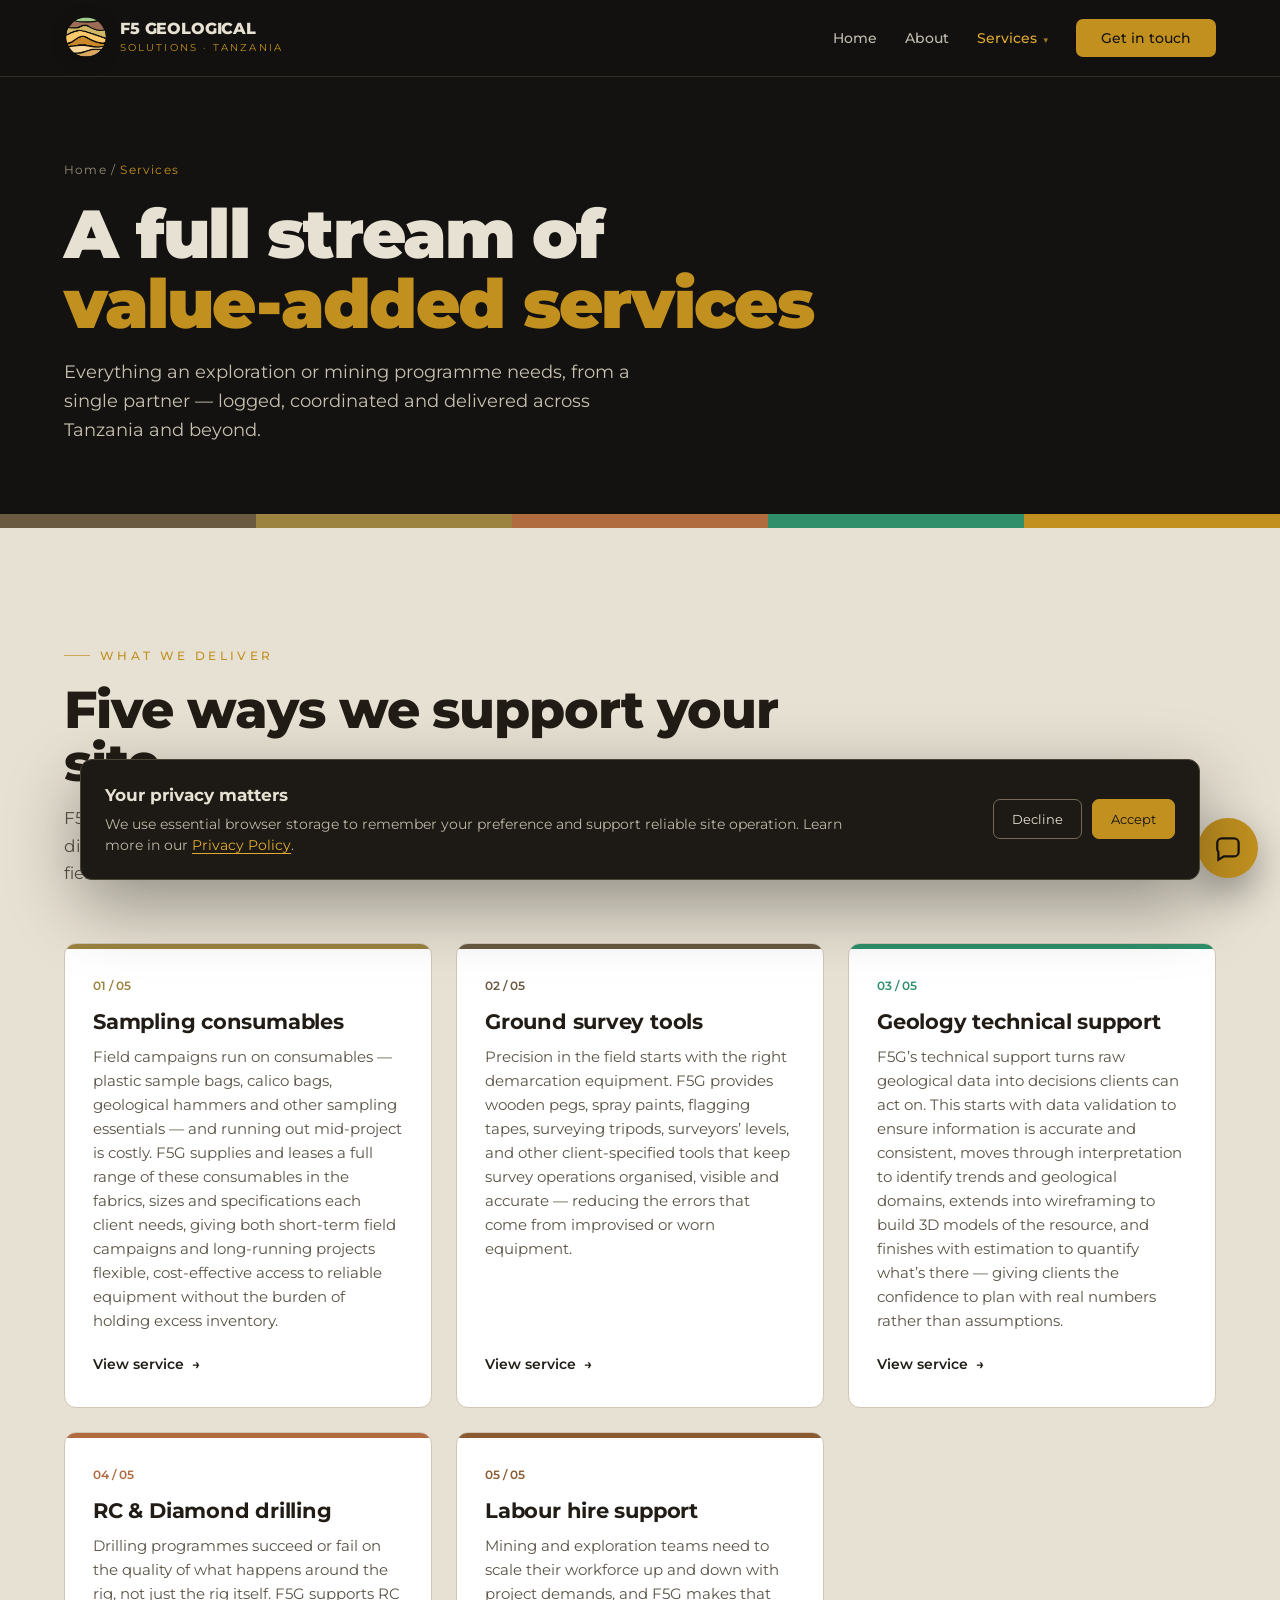
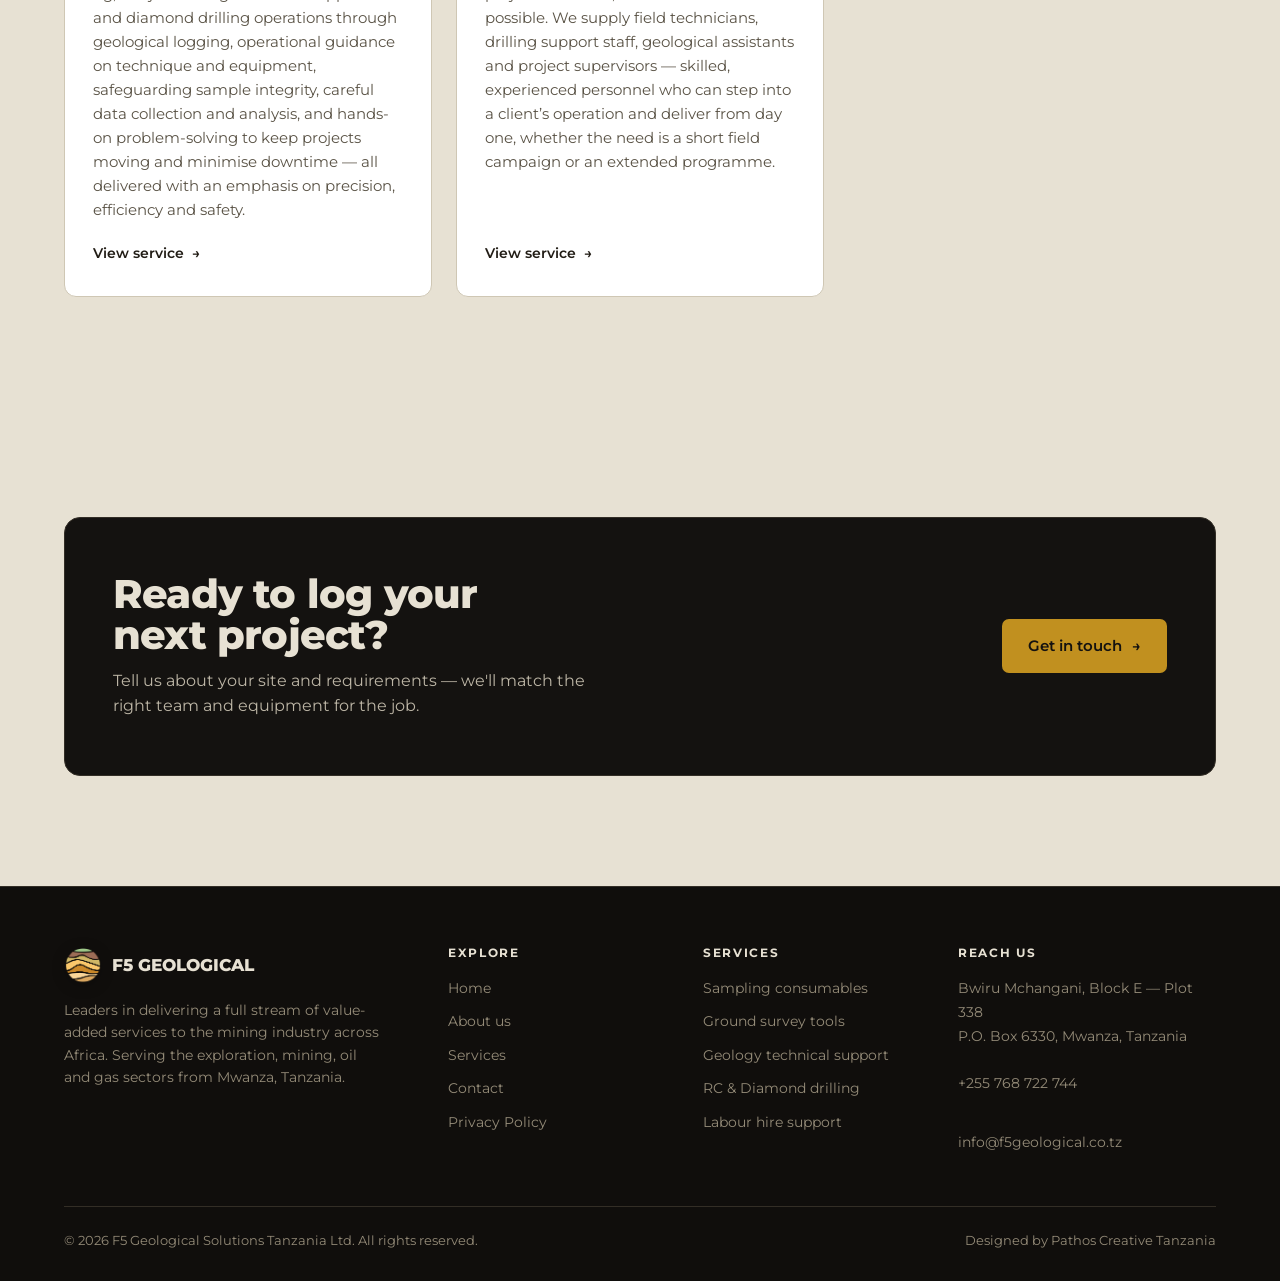
<file: services.html>
<!DOCTYPE html>
<html lang="en">
<head>
<meta charset="UTF-8">
<meta name="viewport" content="width=device-width, initial-scale=1.0">
<link rel="icon" type="image/png" href="assets/f5-geological-logo.png">
<title>Our Services — F5 Geological Solutions Tanzania</title>
<meta name="description" content="Explore F5 Geological's services: sampling consumables, ground survey tools, geology technical support, RC & diamond drilling, labour hire and exploration accessories.">
<link rel="preconnect" href="https://fonts.googleapis.com"><link rel="preconnect" href="https://fonts.gstatic.com" crossorigin><link href="https://fonts.googleapis.com/css2?family=Montserrat:wght@400;500;600;700;800;900&display=swap" rel="stylesheet">
<link rel="stylesheet" href="assets/arvin-chat.css">
<style>
:root{
  --basalt:#141210; --basalt-2:#1d1a15;
  --sand:#e7e1d3; --sand-2:#efe9dc;
  --ink:#211c15; --ink-soft:#5a5346;
  --gold:#c1901f; --gold-bright:#e0ab30;
  --malachite:#2f8f6b; --copper:#b06b3f;
  --line:#cfc7b4; --line-dark:#332e26;
  --maxw:1200px; --ease:cubic-bezier(.2,.7,.2,1);
}
*{box-sizing:border-box;margin:0;padding:0}
html{scroll-behavior:smooth}
@media (prefers-reduced-motion:reduce){html{scroll-behavior:auto}}
body{font-family:"IBM Plex Sans",system-ui,sans-serif;background:var(--sand);color:var(--ink);line-height:1.6;-webkit-font-smoothing:antialiased;overflow-x:hidden}
body.menu-open{overflow:hidden}
h1,h2,h3,h4{font-family:"Archivo",sans-serif;line-height:1.02;letter-spacing:-.02em}
a{color:inherit;text-decoration:none}
img{max-width:100%;display:block}
.wrap{max-width:var(--maxw);margin:0 auto;padding:0 24px}
.mono{font-family:"IBM Plex Mono",monospace;letter-spacing:.02em}
.eyebrow{font-family:"IBM Plex Mono",monospace;font-size:12px;letter-spacing:.28em;text-transform:uppercase;color:var(--gold);font-weight:500;display:inline-flex;align-items:center;gap:10px}
.eyebrow::before{content:"";width:26px;height:1px;background:var(--gold);opacity:.7}
.eyebrow.center::before{display:none}

/* ---------- NAV ---------- */
header.nav{position:fixed;top:0;left:0;right:0;z-index:100;transition:background .4s var(--ease),border-color .4s,padding .4s var(--ease);border-bottom:1px solid transparent;padding:16px 0}
header.nav.solid{background:rgba(20,18,16,.92);backdrop-filter:blur(10px);border-bottom:1px solid var(--line-dark)}
header.nav.scrolled{background:rgba(20,18,16,.95);backdrop-filter:blur(10px);border-bottom:1px solid var(--line-dark);padding:11px 0}
.nav-in{display:flex;align-items:center;justify-content:space-between;gap:24px}
.brand{display:flex;align-items:center;gap:12px;color:var(--sand)}
.brand .mark{width:44px;height:44px;object-fit:contain;flex:none;filter:drop-shadow(0 3px 8px rgba(0,0,0,.28))}
.brand b{font-family:"Archivo";font-weight:800;font-size:16px;letter-spacing:-.01em;line-height:1;display:block}
.brand .sub{display:block;font-size:9.5px;letter-spacing:.22em;color:var(--gold);font-family:"IBM Plex Mono";margin-top:3px}
nav.links{display:flex;align-items:center;gap:28px}
nav.links>a,.dd>a{color:var(--sand);font-size:14px;font-weight:500;opacity:.82;transition:opacity .2s,color .2s;padding:4px 0}
nav.links>a:hover,.dd>a:hover,nav.links>a.active,.dd>a.active{opacity:1;color:var(--gold-bright)}
.dd{position:relative;display:flex;align-items:center}
.dd>a::after{content:"▾";font-size:9px;margin-left:6px;opacity:.7}
.dd-menu{position:absolute;top:100%;left:50%;transform:translateX(-50%) translateY(8px);min-width:290px;background:var(--basalt-2);border:1px solid var(--line-dark);border-radius:10px;padding:8px;opacity:0;visibility:hidden;transition:.25s var(--ease);box-shadow:0 30px 60px -30px rgba(0,0,0,.7)}
.dd:hover .dd-menu,.dd:focus-within .dd-menu{opacity:1;visibility:visible;transform:translateX(-50%) translateY(2px)}
.dd-menu a{display:block;padding:11px 14px;border-radius:7px;font-size:13.5px;color:#cfc8b7;transition:background .2s,color .2s}
.dd-menu a:hover{background:var(--basalt);color:var(--gold-bright)}
.nav-cta{background:var(--gold)!important;color:var(--basalt)!important;padding:11px 22px!important;min-width:140px;border-radius:7px;font-weight:600;font-size:14px;line-height:1.2;white-space:nowrap;flex-shrink:0;text-align:center;opacity:1!important;transition:transform .2s var(--ease),background .2s}
.nav-cta:hover{background:var(--gold-bright)!important;transform:translateY(-2px)}
.burger{display:none;background:none;border:0;cursor:pointer;width:44px;height:44px;flex-direction:column;justify-content:center;gap:5px;align-items:flex-end}
.burger span{display:block;height:2px;width:26px;background:var(--sand);transition:.3s var(--ease)}
.burger.open span:nth-child(1){transform:translateY(7px) rotate(45deg)}
.burger.open span:nth-child(2){opacity:0}
.burger.open span:nth-child(3){transform:translateY(-7px) rotate(-45deg)}

/* ---------- BUTTONS ---------- */
.btn{display:inline-flex;align-items:center;gap:10px;padding:15px 26px;border-radius:7px;font-weight:600;font-size:15px;transition:transform .2s var(--ease),background .2s,color .2s,box-shadow .2s;cursor:pointer;border:0;font-family:inherit}
.btn-gold{background:var(--gold);color:var(--basalt)}
.btn-gold:hover{background:var(--gold-bright);transform:translateY(-3px);box-shadow:0 12px 30px -12px rgba(224,171,48,.6)}
.btn-ghost{background:transparent;color:var(--sand);border:1px solid rgba(231,225,211,.28)}
.btn-ghost:hover{border-color:var(--gold);color:var(--gold-bright);transform:translateY(-3px)}
.btn-dark{background:var(--basalt);color:var(--sand)}
.btn-dark:hover{background:var(--basalt-2);transform:translateY(-3px)}
.btn .arr{transition:transform .25s var(--ease)}
.btn:hover .arr{transform:translateX(4px)}

/* ---------- HERO (home) ---------- */
.hero{position:relative;background:var(--basalt);color:var(--sand);min-height:100vh;display:flex;align-items:center;overflow:hidden;padding:130px 0 60px}
.hero-grid{display:grid;grid-template-columns:1.35fr .65fr;gap:40px;align-items:center;width:100%}
.hero h1{font-size:clamp(42px,6.6vw,90px);font-weight:900;text-transform:uppercase;letter-spacing:-.025em}
.hero h1 .g{color:var(--gold)}
.hero h1 .stroke{color:transparent;-webkit-text-stroke:1.5px var(--sand)}
.hero p.lead{max-width:560px;margin:28px 0 34px;font-size:clamp(16px,1.7vw,19px);color:#c8c1b1;line-height:1.55}
.hero-actions{display:flex;flex-wrap:wrap;gap:14px}
.hero-coord{margin-bottom:26px}
.core{position:relative;height:440px;border-radius:10px;overflow:hidden;border:1px solid var(--line-dark);box-shadow:0 40px 80px -40px rgba(0,0,0,.7);display:flex;flex-direction:column}
.core .layer{flex:1;position:relative;display:flex;align-items:center;padding-left:64px;font-family:"IBM Plex Mono";font-size:12px;letter-spacing:.04em;color:rgba(255,255,255,.85);transform:translateY(20px);opacity:0;animation:layerIn .7s var(--ease) forwards}
.core .layer .depth{position:absolute;left:0;top:0;bottom:0;width:52px;border-right:1px solid rgba(255,255,255,.14);display:flex;align-items:center;justify-content:center;font-size:10px;color:rgba(255,255,255,.55);background:rgba(0,0,0,.18)}
.core .layer:nth-child(1){background:linear-gradient(90deg,#4a3f2f,#6a5a41);animation-delay:.15s}
.core .layer:nth-child(2){background:linear-gradient(90deg,#7c6a3e,#9c8340);animation-delay:.28s}
.core .layer:nth-child(3){background:linear-gradient(90deg,#8a5a30,#b06b3f);animation-delay:.41s}
.core .layer:nth-child(4){background:linear-gradient(90deg,#2c5c48,#2f8f6b);animation-delay:.54s}
.core .layer:nth-child(5){background:linear-gradient(90deg,#3a3630,#575047);animation-delay:.67s}
.core .layer:nth-child(6){background:linear-gradient(90deg,#b58a1e,#e0ab30);color:var(--basalt);font-weight:600;animation-delay:.8s}
@keyframes layerIn{to{transform:translateY(0);opacity:1}}
.core-cap{text-align:center;margin-top:14px;font-family:"IBM Plex Mono";font-size:11px;letter-spacing:.16em;color:rgba(255,255,255,.4);text-transform:uppercase}
.hero-scroll{position:absolute;bottom:26px;left:50%;transform:translateX(-50%);font-family:"IBM Plex Mono";font-size:11px;letter-spacing:.2em;color:rgba(255,255,255,.4);text-transform:uppercase;display:flex;flex-direction:column;align-items:center;gap:8px}
.hero-scroll .dot{width:1px;height:34px;background:linear-gradient(var(--gold),transparent);animation:drop 1.8s infinite}
@keyframes drop{0%{transform:scaleY(0);transform-origin:top}50%{transform:scaleY(1);transform-origin:top}51%{transform-origin:bottom}100%{transform:scaleY(0);transform-origin:bottom}}

/* ---------- PAGE HERO (inner pages) ---------- */
.phero{background:var(--basalt);color:var(--sand);padding:160px 0 70px;position:relative;overflow:hidden}
.phero::after{content:"";position:absolute;left:0;right:0;bottom:0;height:14px;display:block}
.phero .bc{font-family:"IBM Plex Mono";font-size:12px;letter-spacing:.1em;color:#948b78;margin-bottom:20px}
.phero .bc a:hover{color:var(--gold)}
.phero .bc span{color:var(--gold)}
.phero h1{font-size:clamp(34px,5.4vw,68px);font-weight:900;max-width:16ch;letter-spacing:-.025em}
.phero h1 .g{color:var(--gold)}
.phero p{max-width:600px;margin-top:20px;color:#c8c1b1;font-size:clamp(15px,1.6vw,18px)}

/* ---------- STATS ---------- */
.stats{background:var(--basalt-2);color:var(--sand);border-top:1px solid var(--line-dark);padding:56px 0}
.stats-grid{display:grid;grid-template-columns:repeat(4,1fr);gap:20px}
.stat{padding:6px 8px;position:relative}
.stat:not(:last-child)::after{content:"";position:absolute;right:-10px;top:6px;bottom:6px;width:1px;background:var(--line-dark)}
.stat .num{font-family:"Archivo";font-weight:900;font-size:clamp(38px,4.6vw,58px);color:var(--gold);line-height:1;letter-spacing:-.02em}
.stat .num .plus{color:var(--sand);font-size:.55em;vertical-align:top;margin-left:2px}
.stat .lab{font-family:"IBM Plex Mono";font-size:12px;letter-spacing:.1em;text-transform:uppercase;color:#a89f8b;margin-top:10px}

/* ---------- SECTION SHELL ---------- */
.band{padding:110px 0}
.band.light{background:var(--sand)}
.band.paper{background:var(--sand-2)}
.sec-head{max-width:720px;margin-bottom:56px}
.sec-head.center{margin-left:auto;margin-right:auto;text-align:center}
.sec-head h2{font-size:clamp(30px,4.4vw,52px);font-weight:800;margin:18px 0 0;letter-spacing:-.02em}
.sec-head p{color:var(--ink-soft);font-size:17px;margin-top:16px;max-width:600px}
.sec-head.center p{margin-left:auto;margin-right:auto}
.strata{height:14px;display:flex;width:100%}
.strata i{flex:1;height:100%}
.strata i:nth-child(1){background:#6a5a41}.strata i:nth-child(2){background:#9c8340}
.strata i:nth-child(3){background:var(--copper)}.strata i:nth-child(4){background:var(--malachite)}
.strata i:nth-child(5){background:var(--gold)}

/* ---------- ABOUT ---------- */
.about-grid{display:grid;grid-template-columns:1fr 1fr;gap:60px;align-items:center}
.about-copy p{color:var(--ink-soft);margin-bottom:18px;font-size:16.5px}
.about-copy p strong{color:var(--ink);font-weight:600}
.about-tags{display:flex;flex-wrap:wrap;gap:10px;margin-top:26px}
.tag{font-family:"IBM Plex Mono";font-size:12px;padding:7px 13px;border:1px solid var(--line);border-radius:20px;color:var(--ink-soft);background:#fff}
.about-photos{position:relative;height:480px}
.about-photos figure{position:absolute;border-radius:10px;overflow:hidden;box-shadow:0 24px 50px -24px rgba(20,18,16,.5);border:4px solid #fff}
.about-photos .p1{width:66%;top:0;left:0;z-index:2}
.about-photos .p2{width:52%;bottom:0;right:0;z-index:3}
.about-photos .p3{width:44%;top:44%;left:6%;z-index:1;opacity:.96}
.about-photos figure img{width:100%;height:100%;object-fit:cover}

/* ---------- SERVICES LOG ---------- */
.log{display:grid;grid-template-columns:64px 1fr;border:1px solid var(--line);border-radius:12px;overflow:hidden;background:#fff}
.log-ruler{background:var(--basalt);position:relative}
.log-ruler .tick{position:absolute;left:0;right:0;display:flex;justify-content:center;font-family:"IBM Plex Mono";font-size:10px;color:rgba(255,255,255,.4)}
.log-items{display:flex;flex-direction:column}
.svc{border-bottom:1px solid var(--line);position:relative;transition:background .3s var(--ease);background:#fff}
.svc:last-child{border-bottom:0}
.svc:hover,.svc.open{background:var(--sand-2)}
.svc-head{display:flex;align-items:center;gap:22px;padding:26px 30px;cursor:pointer}
.svc-idx{font-family:"IBM Plex Mono";font-size:13px;color:var(--gold);font-weight:600;width:34px;flex:none}
.svc-swatch{width:8px;align-self:stretch;border-radius:3px;flex:none;min-height:26px}
.svc-title{font-family:"Archivo";font-weight:700;font-size:clamp(18px,2.2vw,24px);flex:1;letter-spacing:-.01em;transition:color .2s}
.svc:hover .svc-title,.svc.open .svc-title{color:var(--copper)}
.svc-plus{width:34px;height:34px;border:1px solid var(--line);border-radius:50%;display:grid;place-items:center;flex:none;transition:.3s var(--ease);color:var(--ink-soft)}
.svc.open .svc-plus{background:var(--gold);border-color:var(--gold);color:var(--basalt);transform:rotate(135deg)}
.svc-body{max-height:0;overflow:hidden;transition:max-height .5s var(--ease)}
.svc-body-in{padding:0 30px 30px 90px;color:var(--ink-soft);font-size:16px;max-width:820px}
.svc-body-in .feat{display:flex;flex-wrap:wrap;gap:8px;margin:16px 0 20px}
.svc-body-in .feat span{font-family:"IBM Plex Mono";font-size:11.5px;background:#fff;border:1px solid var(--line);padding:6px 11px;border-radius:5px;color:var(--ink)}
.svc-body-in .more{display:inline-flex;align-items:center;gap:8px;font-weight:600;color:var(--copper);font-size:14px}
.svc-body-in .more:hover{color:var(--gold)}

/* ---------- SERVICE CARDS (overview grid) ---------- */
.scards{display:grid;grid-template-columns:repeat(3,1fr);gap:24px}
.scard{background:#fff;border:1px solid var(--line);border-radius:12px;padding:32px 28px;position:relative;overflow:hidden;transition:transform .3s var(--ease),box-shadow .3s;display:flex;flex-direction:column}
.scard:hover{transform:translateY(-6px);box-shadow:0 26px 50px -30px rgba(20,18,16,.4)}
.scard::before{content:"";position:absolute;top:0;left:0;right:0;height:5px;background:var(--accent)}
.scard .idx{font-family:"IBM Plex Mono";font-size:12px;color:var(--accent);font-weight:600;margin-bottom:16px}
.scard h3{font-size:21px;font-weight:700;margin-bottom:12px;letter-spacing:-.01em}
.scard p{color:var(--ink-soft);font-size:15px;flex:1}
.scard .go{margin-top:20px;display:inline-flex;align-items:center;gap:8px;font-weight:600;font-size:14px;color:var(--ink)}
.scard:hover .go{color:var(--copper)}
.scard .go .arr{transition:transform .25s var(--ease)}
.scard:hover .go .arr{transform:translateX(4px)}

/* ---------- SERVICE DETAIL ---------- */
.sd-grid{display:grid;grid-template-columns:1.05fr .95fr;gap:56px;align-items:start}
.sd-copy p{color:var(--ink-soft);font-size:16.5px;margin-bottom:18px}
.sd-copy p strong{color:var(--ink);font-weight:600}
.sd-media{position:relative}
.sd-media img{width:100%;border-radius:12px;border:4px solid #fff;box-shadow:0 30px 60px -34px rgba(20,18,16,.55)}
.sd-media .cap{font-family:"IBM Plex Mono";font-size:11px;letter-spacing:.14em;text-transform:uppercase;color:var(--ink-soft);margin-top:14px;text-align:center}
.sd-list{list-style:none;margin:24px 0 10px;display:grid;gap:12px}
.sd-list li{display:flex;gap:12px;align-items:flex-start;font-size:16px;color:var(--ink)}
.sd-list li::before{content:"▪";color:var(--gold);font-size:18px;line-height:1.3}
.sd-tags{display:flex;flex-wrap:wrap;gap:9px;margin:22px 0 30px}
.sd-tags span{font-family:"IBM Plex Mono";font-size:12px;padding:7px 13px;border:1px solid var(--line);border-radius:20px;color:var(--ink-soft);background:#fff}
.othersvc{display:flex;flex-wrap:wrap;gap:12px;margin-top:14px}
.othersvc a{font-family:"IBM Plex Mono";font-size:13px;padding:11px 16px;border:1px solid var(--line);border-radius:8px;background:#fff;color:var(--ink-soft);transition:.2s}
.othersvc a:hover{border-color:var(--gold);color:var(--ink);transform:translateY(-2px)}

/* ---------- MVV ---------- */
.mvv{display:grid;grid-template-columns:repeat(3,1fr);gap:24px}
.mvv .card{background:var(--basalt);color:var(--sand);border-radius:12px;padding:38px 32px;position:relative;overflow:hidden;transition:transform .3s var(--ease);border:1px solid var(--line-dark)}
.mvv .card:hover{transform:translateY(-6px)}
.mvv .card::before{content:"";position:absolute;top:0;left:0;right:0;height:4px;background:var(--accent)}
.mvv .card:nth-child(1){--accent:var(--gold)}.mvv .card:nth-child(2){--accent:var(--malachite)}.mvv .card:nth-child(3){--accent:var(--copper)}
.mvv .ico{font-size:26px;margin-bottom:18px;color:var(--accent)}
.mvv h3{font-size:22px;font-weight:800;margin-bottom:12px}
.mvv p{color:#bdb6a6;font-size:15.5px}
.mvv .n{position:absolute;right:20px;bottom:6px;font-family:"Archivo";font-weight:900;font-size:80px;color:rgba(255,255,255,.04)}

/* ---------- TEAM ---------- */
.team{display:grid;grid-template-columns:repeat(3,1fr);gap:26px}
.member{background:#fff;border:1px solid var(--line);border-radius:12px;overflow:hidden;transition:transform .3s var(--ease),box-shadow .3s}
.member:hover{transform:translateY(-6px);box-shadow:0 26px 50px -30px rgba(20,18,16,.45)}
.member .ph{aspect-ratio:1/1;overflow:hidden;background:var(--basalt-2)}
.member .ph img{width:100%;height:100%;object-fit:cover;transition:transform .5s var(--ease)}
.member:hover .ph img{transform:scale(1.05)}
.member .info{padding:22px 24px}
.member .role{font-family:"IBM Plex Mono";font-size:11px;letter-spacing:.16em;text-transform:uppercase;color:var(--gold)}
.member h3{font-size:20px;font-weight:700;margin:8px 0 10px}
.member p{color:var(--ink-soft);font-size:14.5px}
.member .li{display:inline-flex;align-items:center;gap:6px;margin-top:14px;font-family:"IBM Plex Mono";font-size:12px;color:var(--copper)}
.member .li:hover{color:var(--gold)}

/* ---------- CTA STRIP ---------- */
.cta-strip{background:var(--basalt);color:var(--sand);border-radius:16px;padding:56px 48px;display:flex;align-items:center;justify-content:space-between;gap:30px;flex-wrap:wrap;position:relative;overflow:hidden;border:1px solid var(--line-dark)}
.cta-strip h2{font-size:clamp(26px,3.4vw,40px);font-weight:800;max-width:16ch}
.cta-strip p{color:#bdb6a6;margin-top:12px;max-width:44ch}

/* ---------- CONTACT ---------- */
.contact{background:var(--basalt);color:var(--sand)}
.contact-grid{display:grid;grid-template-columns:.9fr 1.1fr;gap:56px}
.contact h2{font-size:clamp(30px,4.4vw,52px);font-weight:800;color:var(--sand)}
.contact .lead{color:#bdb6a6;margin:18px 0 34px;font-size:17px;max-width:420px}
.cinfo{display:flex;flex-direction:column;gap:22px}
.cinfo .row{display:flex;gap:16px;align-items:flex-start}
.cinfo .ic{width:44px;height:44px;border:1px solid var(--line-dark);border-radius:9px;display:grid;place-items:center;color:var(--gold);flex:none;font-size:18px}
.cinfo .k{font-family:"IBM Plex Mono";font-size:11px;letter-spacing:.14em;text-transform:uppercase;color:#948b78}
.cinfo .v{font-size:16px;color:var(--sand);margin-top:3px}
.cinfo .v a:hover{color:var(--gold-bright)}
form.cf{background:var(--basalt-2);border:1px solid var(--line-dark);border-radius:14px;padding:34px}
form.cf .fld{margin-bottom:18px}
form.cf label{display:block;font-family:"IBM Plex Mono";font-size:11px;letter-spacing:.12em;text-transform:uppercase;color:#948b78;margin-bottom:8px}
form.cf input,form.cf textarea{width:100%;background:var(--basalt);border:1px solid var(--line-dark);border-radius:8px;padding:13px 15px;color:var(--sand);font-family:"IBM Plex Sans";font-size:15px;transition:border-color .2s}
form.cf input:focus,form.cf textarea:focus{outline:none;border-color:var(--gold)}
form.cf textarea{resize:vertical;min-height:110px}
form.cf .btn-gold{width:100%;justify-content:center;margin-top:6px}
.cf-note{font-family:"IBM Plex Mono";font-size:12px;color:var(--malachite);margin-top:14px;min-height:18px;text-align:center}
.map-wrap{border-radius:14px;overflow:hidden;border:1px solid var(--line-dark);margin-top:44px;filter:grayscale(.3) contrast(1.05)}
.map-wrap iframe{display:block;width:100%;height:340px;border:0}

/* ---------- FOOTER ---------- */
footer{background:#100e0c;color:#948b78;padding:60px 0 30px;border-top:1px solid var(--line-dark)}
.foot-grid{display:grid;grid-template-columns:1.6fr 1fr 1fr 1.2fr;gap:40px;padding-bottom:40px;border-bottom:1px solid var(--line-dark)}
.foot-brand .fb{display:flex;align-items:center;gap:10px;margin-bottom:14px}
.foot-brand .fb .mark{width:38px;height:38px;object-fit:contain;filter:drop-shadow(0 3px 7px rgba(0,0,0,.28))}
.foot-brand b{font-family:"Archivo";font-weight:800;color:var(--sand);font-size:17px}
.foot-brand p{max-width:320px;margin-top:6px;font-size:14px;line-height:1.6}
.foot-col h4{color:var(--sand);font-size:12px;font-family:"IBM Plex Mono";letter-spacing:.14em;text-transform:uppercase;margin-bottom:18px}
.foot-col a{display:block;font-size:14px;margin-bottom:11px;transition:color .2s}
.foot-col a:hover{color:var(--gold)}
.foot-col .addr{font-size:14px;line-height:1.7}
.foot-bot{display:flex;justify-content:space-between;flex-wrap:wrap;gap:12px;padding-top:24px;font-size:12.5px;font-family:"IBM Plex Mono"}

/* ---------- REVEAL ---------- */
.reveal{opacity:0;transform:translateY(28px);transition:opacity .7s var(--ease),transform .7s var(--ease)}
.reveal.in{opacity:1;transform:none}
@media (prefers-reduced-motion:reduce){
  .reveal{opacity:1;transform:none;transition:none}
  .core .layer{animation:none;opacity:1;transform:none}
  .hero-scroll .dot{animation:none}
}

/* ---------- RESPONSIVE ---------- */
@media (max-width:960px){
  .hero-grid{grid-template-columns:1fr;gap:36px}
  .core{height:340px}
  .about-grid,.contact-grid,.sd-grid{grid-template-columns:1fr;gap:40px}
  .about-photos{height:400px;max-width:460px}
  .mvv,.team,.scards{grid-template-columns:1fr}
  .stats-grid{grid-template-columns:repeat(2,1fr);gap:34px 20px}
  .stat:nth-child(2)::after{display:none}
  .foot-grid{grid-template-columns:1fr 1fr;gap:32px}
}
@media (max-width:760px){
  header.nav,header.nav.solid,header.nav.scrolled{backdrop-filter:none;-webkit-backdrop-filter:none}
  nav.links{position:fixed;top:0;right:0;bottom:auto;left:auto;width:min(82vw,340px);height:100vh;height:100dvh;min-height:100vh;background:var(--basalt);flex-direction:column;justify-content:flex-start;align-items:flex-start;gap:6px;padding:96px 32px 40px;transform:translateX(100%);transition:transform .4s var(--ease);border-left:1px solid var(--line-dark);overflow-x:hidden;overflow-y:auto;overscroll-behavior:contain;z-index:105}
  nav.links.open{transform:none;box-shadow:-30px 0 60px -20px rgba(0,0,0,.6)}
  nav.links>a,.dd>a{font-size:18px;padding:10px 0}
  .dd{flex-direction:column;align-items:flex-start;width:100%}
  .dd-menu{position:static;transform:none;opacity:1;visibility:visible;min-width:0;width:100%;background:transparent;border:0;box-shadow:none;padding:0 0 6px 14px}
  .dd-menu a{padding:8px 0;font-size:14px}
  .dd>a::after{display:none}
  .nav-cta{margin-top:10px}
  .burger{display:flex;z-index:110;position:relative}
  .band{padding:80px 0}
  .svc-head{gap:14px;padding:22px 18px}
  .svc-title{font-size:19px;line-height:1.35}
  .svc.open .svc-body{max-height:none!important;overflow:visible}
  .svc.open .svc-body-in{display:block;visibility:visible;opacity:1;width:100%;max-width:none;color:var(--ink-soft);padding:10px 20px 28px;font-size:15px;line-height:1.65;white-space:normal;word-break:normal;overflow-wrap:break-word}
  .svc-body-in .feat{margin:18px 0;gap:7px}
  .svc-body-in .feat span{font-size:10.5px}
  .log{display:block}.log-ruler{display:none}.log-items,.svc,.svc-body{width:100%;min-width:0}
  .cta-strip{padding:40px 30px}
  .foot-grid{grid-template-columns:1fr}
}

/* Unified site typography */
body,body *,button,input,select,textarea{font-family:"Montserrat",system-ui,sans-serif!important}
</style>
<link rel="stylesheet" href="assets/privacy-consent.css">
</head>
<body>
<header class="nav solid" id="nav">
  <div class="wrap nav-in">
    <a class="brand" href="index.html" aria-label="F5 Geological home">
      <img class="mark" src="assets/f5-geological-logo.png" alt="" width="44" height="44">
      <span><b>F5 GEOLOGICAL</b><span class="sub">SOLUTIONS · TANZANIA</span></span>
    </a>
    <nav class="links" id="links">
      <a href="index.html">Home</a>
      <a href="about.html">About</a>
      <span class="dd">
        <a href="services.html" class="active">Services</a>
        <span class="dd-menu">
          <a href="sampling-consumables.html">Sampling consumables</a>
          <a href="ground-survey.html">Ground survey tools</a>
          <a href="geology-support.html">Geology technical support</a>
          <a href="drilling.html">RC &amp; Diamond drilling</a>
          <a href="labour-hire.html">Labour hire support</a>
        </span>
      </span>
      <a href="contact.html" class="nav-cta">Get in touch</a>
    </nav>
    <button class="burger" id="burger" aria-label="Menu" aria-expanded="false"><span></span><span></span><span></span></button>
  </div>
</header>
<section class="phero">
  <div class="wrap">
    <div class="bc"><a href="index.html">Home</a> / <span>Services</span></div>
    <h1>A full stream of <span class="g">value-added services</span></h1>
    <p>Everything an exploration or mining programme needs, from a single partner — logged, coordinated and delivered across Tanzania and beyond.</p>
  </div>
</section>
<div class="strata"><i></i><i></i><i></i><i></i><i></i></div>
<section class="band light">
  <div class="wrap">
    <div class="sec-head reveal"><div class="eyebrow">What we deliver</div><h2>Five ways we support your site.</h2><p>F5G’s work falls into five connected areas, each designed to support a different stage of a client’s operation — from the sampling bag in the field to the resource model on the desk.</p></div>
    <div class="scards reveal">
      <a class="scard" style="--accent:#9c8340" href="sampling-consumables.html">
        <div class="idx">01 / 05</div>
        <h3>Sampling consumables</h3>
        <p>Field campaigns run on consumables — plastic sample bags, calico bags, geological hammers and other sampling essentials — and running out mid-project is costly. F5G supplies and leases a full range of these consumables in the fabrics, sizes and specifications each client needs, giving both short-term field campaigns and long-running projects flexible, cost-effective access to reliable equipment without the burden of holding excess inventory.</p>
        <span class="go">View service <span class="arr">→</span></span>
      </a>
      <a class="scard" style="--accent:#6a5a41" href="ground-survey.html">
        <div class="idx">02 / 05</div>
        <h3>Ground survey tools</h3>
        <p>Precision in the field starts with the right demarcation equipment. F5G provides wooden pegs, spray paints, flagging tapes, surveying tripods, surveyors’ levels, and other client-specified tools that keep survey operations organised, visible and accurate — reducing the errors that come from improvised or worn equipment.</p>
        <span class="go">View service <span class="arr">→</span></span>
      </a>
      <a class="scard" style="--accent:#2f8f6b" href="geology-support.html">
        <div class="idx">03 / 05</div>
        <h3>Geology technical support</h3>
        <p>F5G’s technical support turns raw geological data into decisions clients can act on. This starts with data validation to ensure information is accurate and consistent, moves through interpretation to identify trends and geological domains, extends into wireframing to build 3D models of the resource, and finishes with estimation to quantify what’s there — giving clients the confidence to plan with real numbers rather than assumptions.</p>
        <span class="go">View service <span class="arr">→</span></span>
      </a>
      <a class="scard" style="--accent:#b06b3f" href="drilling.html">
        <div class="idx">04 / 05</div>
        <h3>RC &amp; Diamond drilling</h3>
        <p>Drilling programmes succeed or fail on the quality of what happens around the rig, not just the rig itself. F5G supports RC and diamond drilling operations through geological logging, operational guidance on technique and equipment, safeguarding sample integrity, careful data collection and analysis, and hands-on problem-solving to keep projects moving and minimise downtime — all delivered with an emphasis on precision, efficiency and safety.</p>
        <span class="go">View service <span class="arr">→</span></span>
      </a>
      <a class="scard" style="--accent:#8a5a30" href="labour-hire.html">
        <div class="idx">05 / 05</div>
        <h3>Labour hire support</h3>
        <p>Mining and exploration teams need to scale their workforce up and down with project demands, and F5G makes that possible. We supply field technicians, drilling support staff, geological assistants and project supervisors — skilled, experienced personnel who can step into a client’s operation and deliver from day one, whether the need is a short field campaign or an extended programme.</p>
        <span class="go">View service <span class="arr">→</span></span>
      </a>
    </div>
  </div>
</section>

<section class="band light">
  <div class="wrap">
    <div class="cta-strip reveal">
      <div>
        <h2>Ready to log your next project?</h2>
        <p>Tell us about your site and requirements — we'll match the right team and equipment for the job.</p>
      </div>
      <a href="contact.html" class="btn btn-gold">Get in touch <span class="arr">→</span></a>
    </div>
  </div>
</section>

<footer>
  <div class="wrap">
    <div class="foot-grid">
      <div class="foot-brand">
        <div class="fb"><img class="mark" src="assets/f5-geological-logo.png" alt="" width="38" height="38"><b>F5 GEOLOGICAL</b></div>
        <p>Leaders in delivering a full stream of value-added services to the mining industry across Africa. Serving the exploration, mining, oil and gas sectors from Mwanza, Tanzania.</p>
      </div>
      <div class="foot-col">
        <h4>Explore</h4>
        <a href="index.html">Home</a>
        <a href="about.html">About us</a>
        <a href="services.html">Services</a>

        <a href="contact.html">Contact</a>
        <a href="privacy-policy.html">Privacy Policy</a>
      </div>
      <div class="foot-col">
        <h4>Services</h4>
        <a href="sampling-consumables.html">Sampling consumables</a>
        <a href="ground-survey.html">Ground survey tools</a>
        <a href="geology-support.html">Geology technical support</a>
        <a href="drilling.html">RC &amp; Diamond drilling</a>
        <a href="labour-hire.html">Labour hire support</a>
      </div>
      <div class="foot-col">
        <h4>Reach us</h4>
        <p class="addr">Bwiru Mchangani, Block E — Plot 338<br>P.O. Box 6330, Mwanza, Tanzania<br><br><a href="tel:+255768722744">+255 768 722 744</a><br><a href="mailto:info@f5geological.co.tz">info@f5geological.co.tz</a></p>
      </div>
    </div>
    <div class="foot-bot">
      <span>© 2026 F5 Geological Solutions Tanzania Ltd. All rights reserved.</span>
      <span>Designed by Pathos Creative Tanzania</span>
    </div>
  </div>
</footer>
<script>
/* ---- nav scroll state ---- */
const nav=document.getElementById('nav');
if(nav){
  const solid=nav.classList.contains('solid');
  addEventListener('scroll',()=>nav.classList.toggle('scrolled',scrollY>40),{passive:true});
}
/* ---- mobile menu ---- */
const burger=document.getElementById('burger'),links=document.getElementById('links');
if(burger&&links){
  burger.addEventListener('click',()=>{const o=links.classList.toggle('open');burger.classList.toggle('open',o);burger.setAttribute('aria-expanded',o);document.body.classList.toggle('menu-open',o);});
  links.querySelectorAll('a').forEach(a=>a.addEventListener('click',()=>{
    if(a.parentElement.classList.contains('dd'))return; /* let dropdown parent stay */
    links.classList.remove('open');burger.classList.remove('open');burger.setAttribute('aria-expanded',false);document.body.classList.remove('menu-open');
  }));
}
/* ---- reveal on scroll ---- */
const ro=new IntersectionObserver((es)=>es.forEach(e=>{if(e.isIntersecting){e.target.classList.add('in');ro.unobserve(e.target);}}),{threshold:.15});
document.querySelectorAll('.reveal').forEach(el=>ro.observe(el));
/* ---- count-up stats ---- */
const seen=new WeakSet();
const so=new IntersectionObserver((es)=>es.forEach(e=>{
  if(e.isIntersecting&&!seen.has(e.target)){
    seen.add(e.target);
    const el=e.target,target=+el.dataset.count;let n=0;const step=Math.max(1,Math.ceil(target/45));
    const plus=el.querySelector('.plus')?el.querySelector('.plus').outerHTML:'';
    const t=setInterval(()=>{n+=step;if(n>=target){n=target;clearInterval(t);}el.innerHTML=n+plus;},26);
  }
}),{threshold:.6});
document.querySelectorAll('.num[data-count]').forEach(el=>so.observe(el));
/* ---- services accordion (home + services page) ---- */
document.querySelectorAll('.svc .svc-head').forEach(h=>{
  h.addEventListener('click',()=>{
    const el=h.parentElement,open=el.classList.contains('open');
    document.querySelectorAll('.svc').forEach(o=>{o.classList.remove('open');const b=o.querySelector('.svc-body');if(b)b.style.maxHeight=null;});
    if(!open){el.classList.add('open');const b=el.querySelector('.svc-body');b.style.maxHeight=b.scrollHeight+'px';}
  });
});
/* open first item by default if a log exists */
(function(){const f=document.querySelector('.svc');if(f){f.classList.add('open');const b=f.querySelector('.svc-body');if(b)requestAnimationFrame(()=>b.style.maxHeight=b.scrollHeight+'px');}})();
/* ruler ticks */
const ruler=document.getElementById('ruler');
if(ruler){for(let i=0;i<=6;i++){const t=document.createElement('div');t.className='tick';t.style.top=(i/6*100)+'%';t.textContent=(i*40)+'m';ruler.appendChild(t);}}
/* ---- contact form (front-end only) ---- */
const cf=document.getElementById('cf');
if(cf){
  cf.addEventListener('submit',ev=>{
    ev.preventDefault();
    const f=ev.target,note=document.getElementById('cfnote');
    if(!f.n.value||!f.e.value||!f.m.value){note.style.color='var(--copper)';note.textContent='Please complete name, email and message.';return;}
    const body=encodeURIComponent(`Name: ${f.n.value}\nEmail: ${f.e.value}\nService: ${f.s?f.s.value:''}\n\n${f.m.value}`);
    note.style.color='var(--malachite)';note.textContent='Opening your email app…';
    window.location.href=`mailto:info@f5geological.co.tz?subject=${encodeURIComponent('Enquiry from '+f.n.value)}&body=${body}`;
  });
}

</script>
<script src="assets/arvin-chat.js" defer></script>
<script src="assets/privacy-consent.js" defer></script>
</body>
</html>
</file>
<file: assets/arvin-chat.css>
.arvin-chat{--ac-dark:#171410;--ac-gold:#c1901f;--ac-paper:#fbf8f1;position:fixed;right:22px;bottom:22px;z-index:999;font-family:"IBM Plex Sans",system-ui,sans-serif;color:#211c15}
.arvin-launch{width:60px;height:60px;border:0;border-radius:50%;background:var(--ac-gold);color:var(--ac-dark);display:grid;place-items:center;cursor:pointer;box-shadow:0 16px 38px rgba(0,0,0,.34);transition:transform .2s,background .2s}
.arvin-launch:hover{transform:translateY(-3px);background:#e0ab30}.arvin-launch svg{width:27px;height:27px}.arvin-launch[aria-expanded="true"] .open-icon,.arvin-launch:not([aria-expanded="true"]) .close-icon{display:none}
.arvin-panel{position:absolute;right:0;bottom:74px;width:min(380px,calc(100vw - 28px));height:min(600px,calc(100vh - 112px));background:var(--ac-paper);border:1px solid #d5c6a5;border-radius:18px;overflow:hidden;box-shadow:0 28px 80px rgba(0,0,0,.38);display:flex;flex-direction:column;transform:translateY(14px) scale(.97);transform-origin:bottom right;opacity:0;visibility:hidden;transition:.25s cubic-bezier(.2,.7,.2,1)}
.arvin-panel.open{transform:none;opacity:1;visibility:visible}.arvin-head{background:var(--ac-dark);color:#e7e1d3;padding:17px 18px;display:flex;align-items:center;gap:12px}.arvin-avatar{width:42px;height:42px;border-radius:50%;background:var(--ac-gold);color:var(--ac-dark);display:grid;place-items:center;font:800 13px "Archivo",sans-serif}.arvin-title{flex:1}.arvin-title b{display:block;font:700 16px "Archivo",sans-serif}.arvin-title span{display:flex;align-items:center;gap:7px;color:#aaa291;font-size:11px}.arvin-title span::before{content:"";width:7px;height:7px;border-radius:50%;background:#69bc91}.arvin-reset{border:0;background:transparent;color:#a9a18f;cursor:pointer;font-size:12px;padding:7px}.arvin-reset:hover{color:#e0ab30}
.arvin-messages{flex:1;overflow-y:auto;padding:18px;background:linear-gradient(rgba(251,248,241,.94),rgba(251,248,241,.94)),repeating-linear-gradient(0deg,transparent 0 31px,#dfd3bd 32px)}.arvin-msg{max-width:86%;padding:11px 13px;border-radius:13px;margin-bottom:10px;font-size:13.5px;line-height:1.48;white-space:pre-line}.arvin-msg.bot{background:#fff;border:1px solid #e0d4bc;border-bottom-left-radius:4px}.arvin-msg.user{background:var(--ac-gold);color:var(--ac-dark);margin-left:auto;border-bottom-right-radius:4px}.arvin-msg a{font-weight:700;text-decoration:underline}.arvin-time{font:9px "IBM Plex Mono",monospace;opacity:.55;display:block;margin-top:5px}
.arvin-quick{display:flex;gap:7px;overflow-x:auto;padding:10px 14px;border-top:1px solid #e0d4bc;background:#fff;scrollbar-width:none}.arvin-quick::-webkit-scrollbar{display:none}.arvin-quick button{white-space:nowrap;border:1px solid #c9af7a;border-radius:999px;background:#fff;padding:8px 11px;color:#6f3b20;font:600 11px "IBM Plex Sans",sans-serif;cursor:pointer}.arvin-quick button:hover{background:#f3ead8;border-color:var(--ac-gold)}
.arvin-compose{display:grid;grid-template-columns:1fr 42px;gap:8px;padding:12px;background:#fff;border-top:1px solid #e0d4bc}.arvin-compose input{min-width:0;height:42px;border:1px solid #d5c6a5;border-radius:10px;background:#f8f3e9;padding:0 12px;font:13px "IBM Plex Sans",sans-serif;color:#211c15}.arvin-compose input:focus{outline:none;border-color:var(--ac-gold);box-shadow:0 0 0 3px rgba(193,144,31,.12)}.arvin-send{border:0;border-radius:10px;background:var(--ac-gold);color:var(--ac-dark);font-size:19px;cursor:pointer}.arvin-send:hover{background:#e0ab30}.arvin-foot{text-align:center;padding:0 10px 9px;background:#fff;color:#8a8172;font-size:9px}
.arvin-wa{display:inline-flex;align-items:center;gap:7px;margin-top:8px;background:#167b47;color:#fff!important;text-decoration:none!important;border-radius:999px;padding:9px 13px;font-size:12px}.arvin-wa:hover{background:#10653a}
@media(max-width:520px){.arvin-chat{right:14px;bottom:14px}.arvin-panel{position:fixed;inset:12px 12px 86px;width:auto;height:auto;transform-origin:bottom center}.arvin-launch{width:56px;height:56px}}
@media(prefers-reduced-motion:reduce){.arvin-panel,.arvin-launch{transition:none}}
</file>
<file: assets/privacy-consent.css>
.privacy-consent{position:fixed;left:20px;right:20px;bottom:20px;z-index:1000;display:none;max-width:1120px;margin:auto;background:#1d1a15;color:#e7e1d3;border:1px solid #4b4336;border-radius:12px;box-shadow:0 24px 70px rgba(20,18,16,.4);padding:22px 24px}
.privacy-consent.is-visible{display:flex;align-items:center;justify-content:space-between;gap:28px}
.privacy-consent__copy{max-width:760px}
.privacy-consent__copy strong{display:block;font-size:17px;margin-bottom:5px}
.privacy-consent__copy p{margin:0;color:#bdb5a5;font-size:13.5px;line-height:1.6}
.privacy-consent__copy a{color:#e0ab30;text-decoration:underline;text-underline-offset:3px}
.privacy-consent__actions{display:flex;gap:10px;flex:none}
.privacy-consent__button{border:1px solid #756a58;border-radius:7px;padding:11px 18px;background:transparent;color:#e7e1d3;font:600 13px inherit;cursor:pointer}
.privacy-consent__button--accept{border-color:#c1901f;background:#c1901f;color:#141210}
.privacy-consent__button:hover{transform:translateY(-1px)}
@media(max-width:680px){.privacy-consent{left:12px;right:12px;bottom:12px;padding:20px}.privacy-consent.is-visible{display:block}.privacy-consent__actions{margin-top:16px}.privacy-consent__button{flex:1}}
</file>
